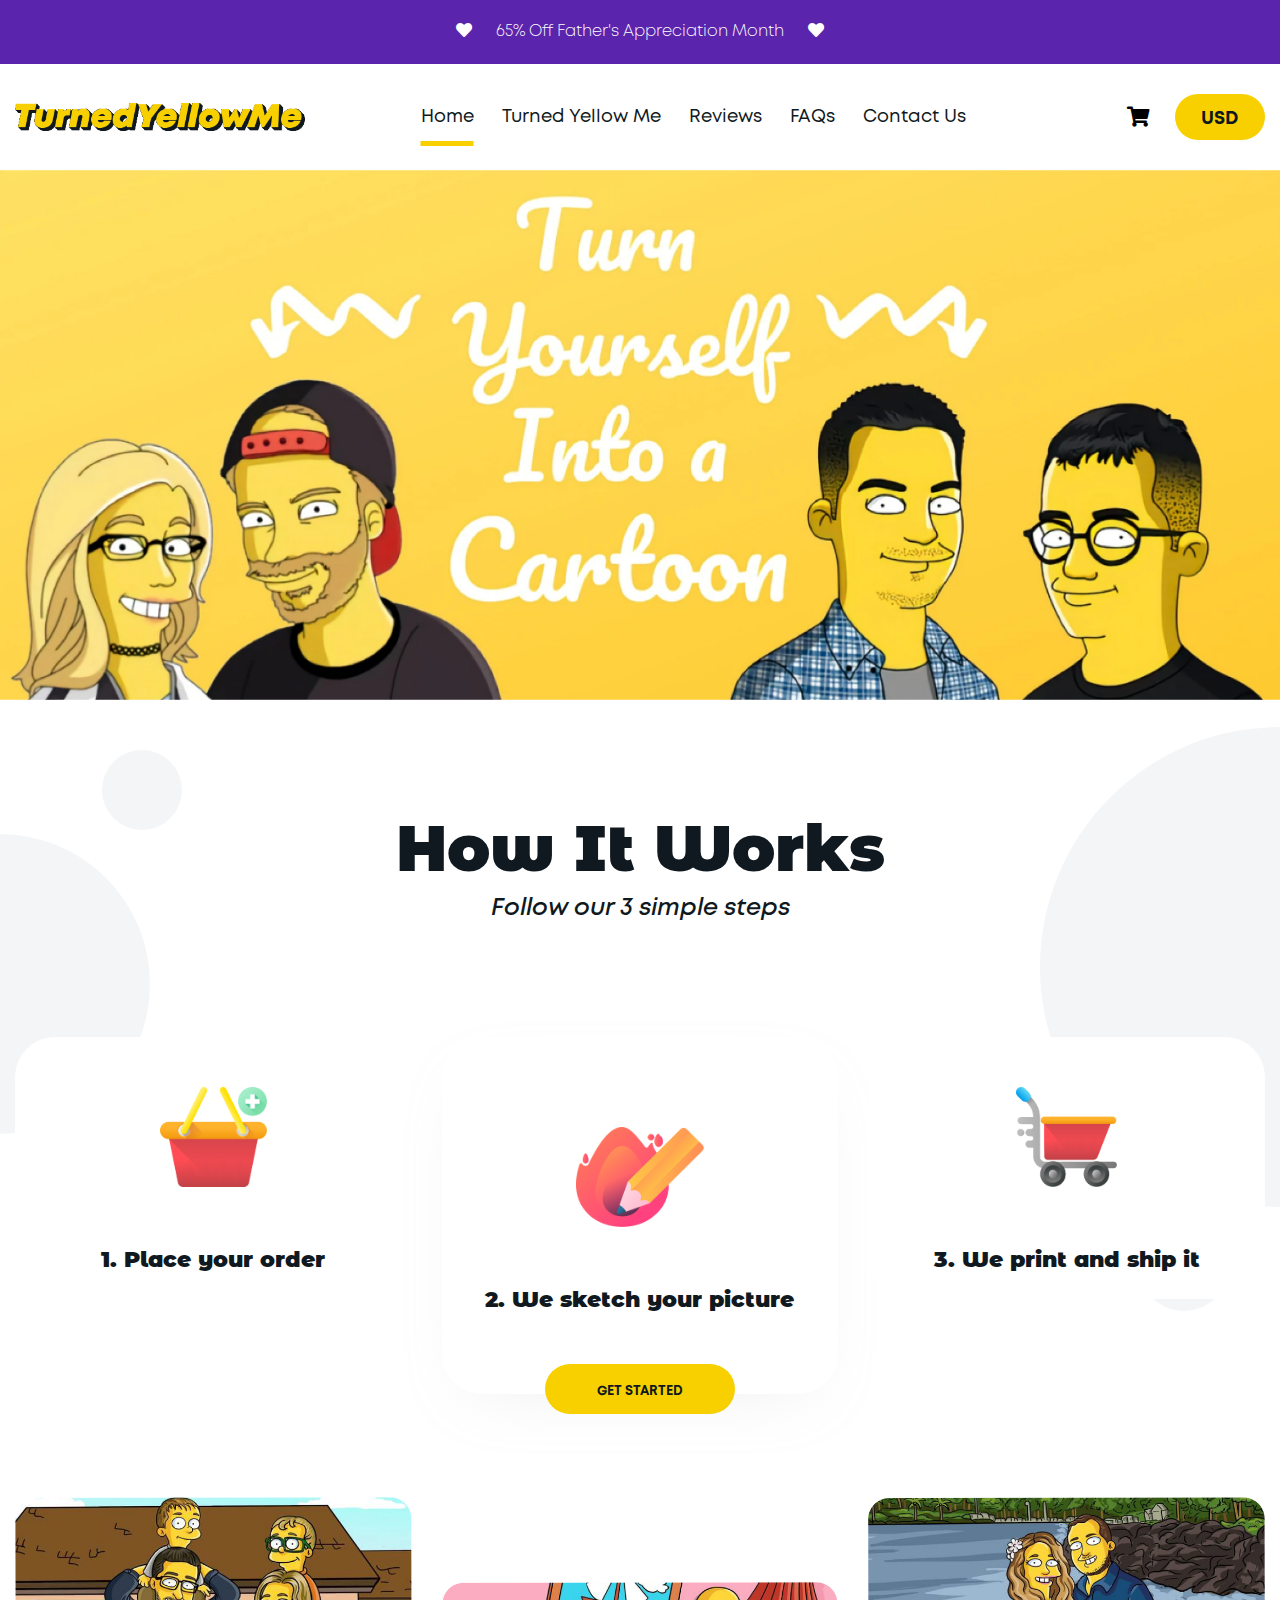
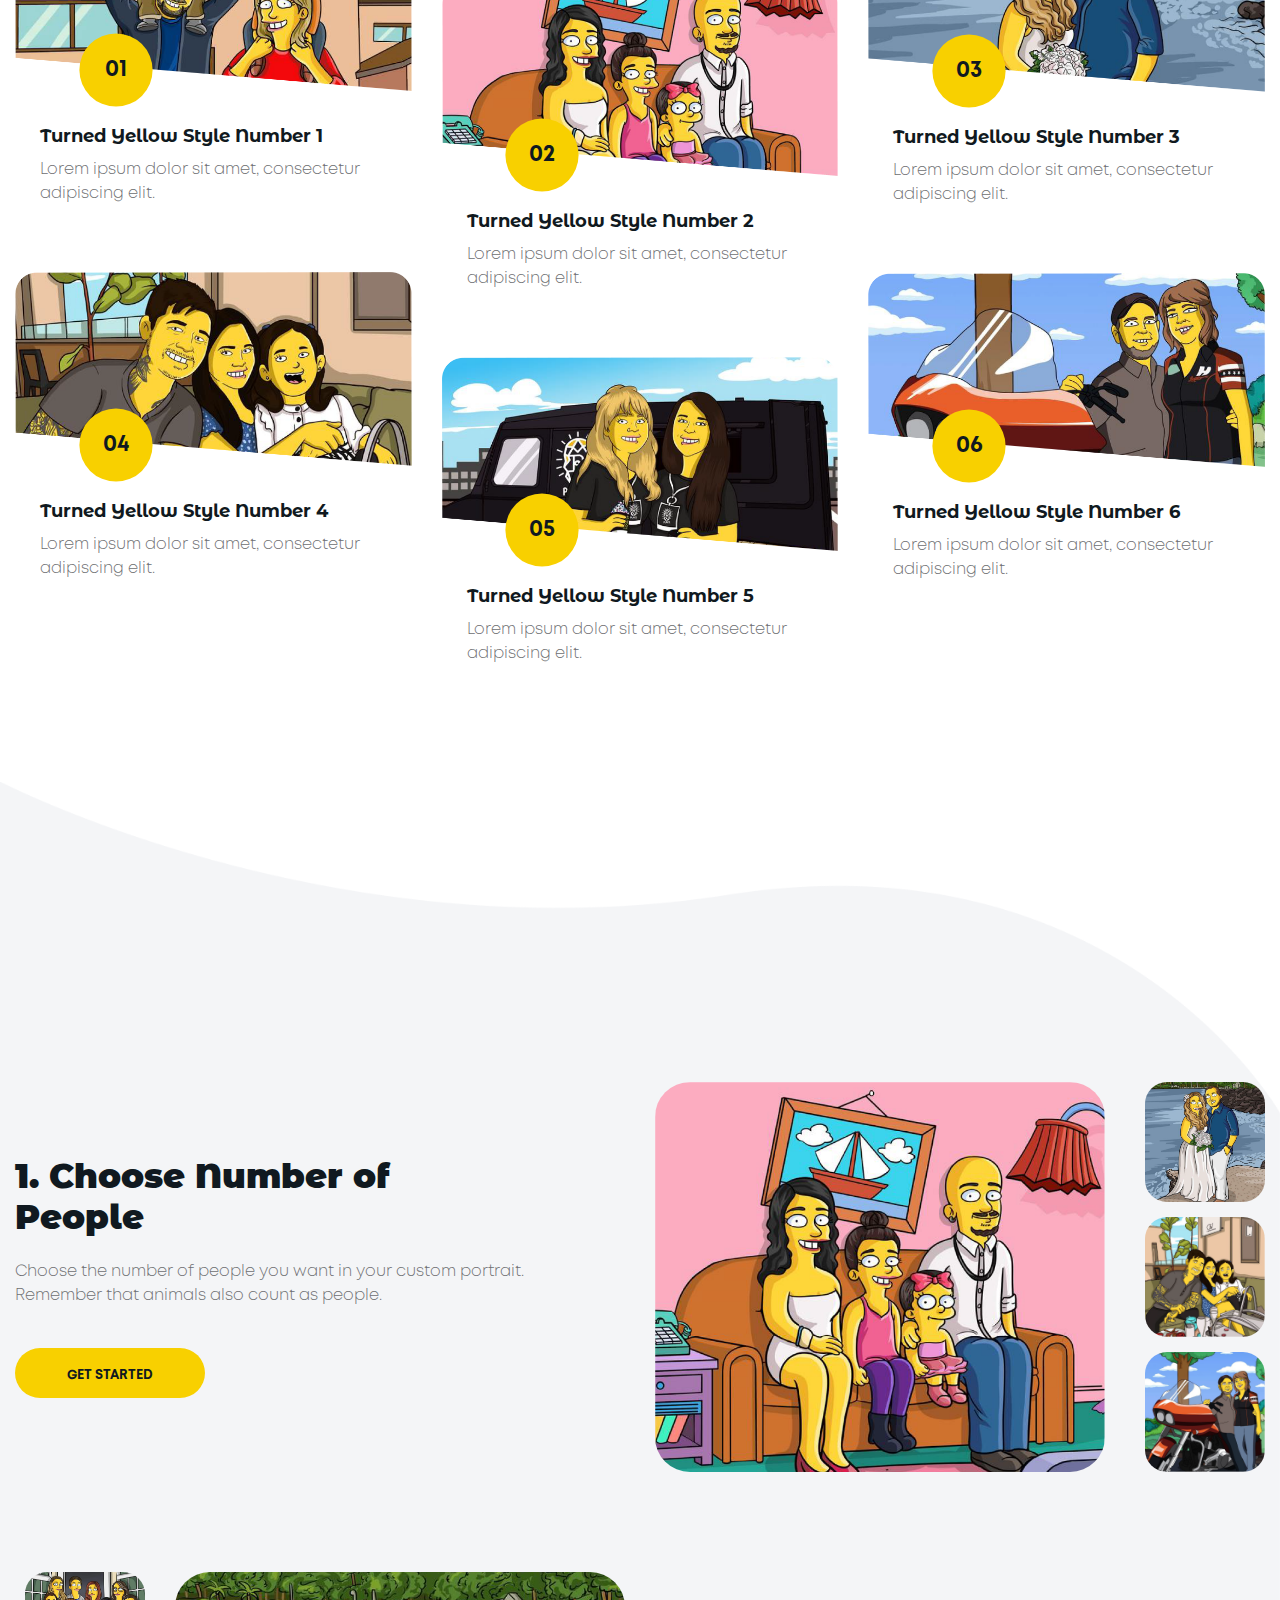
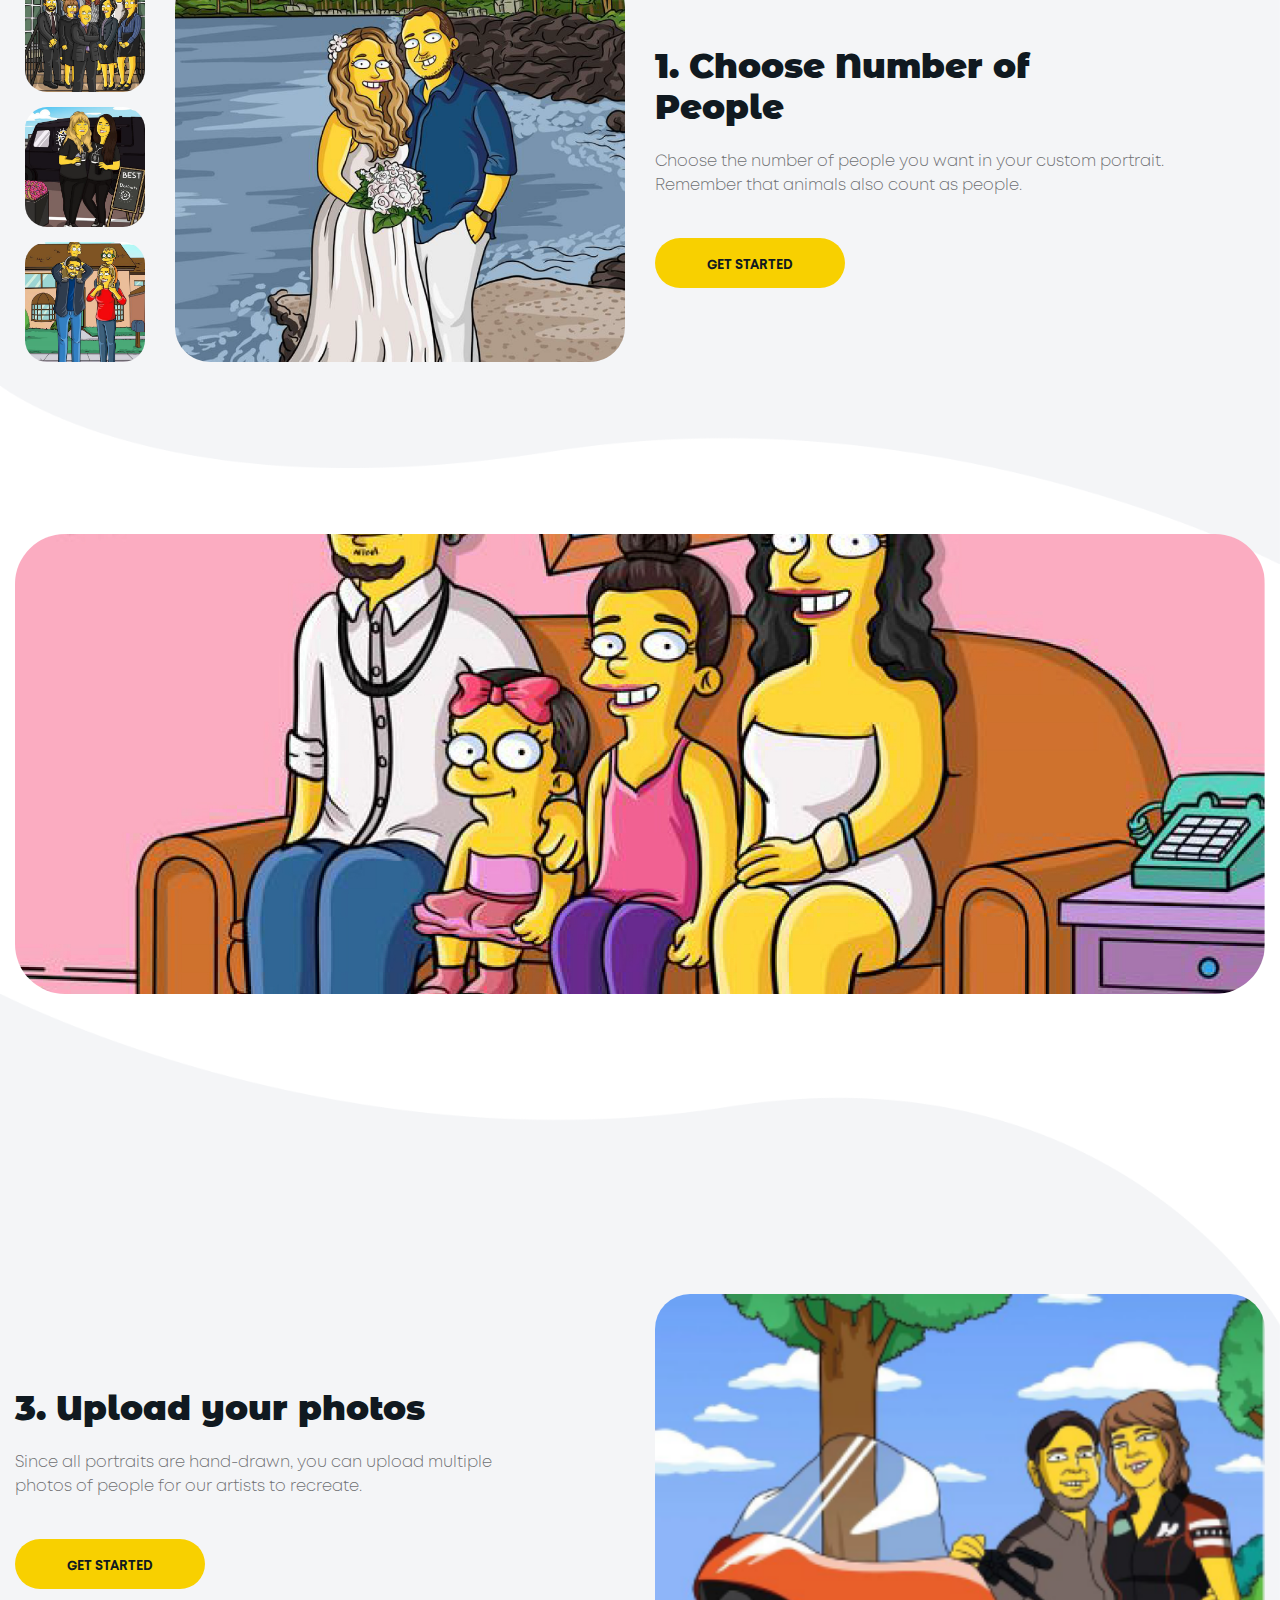
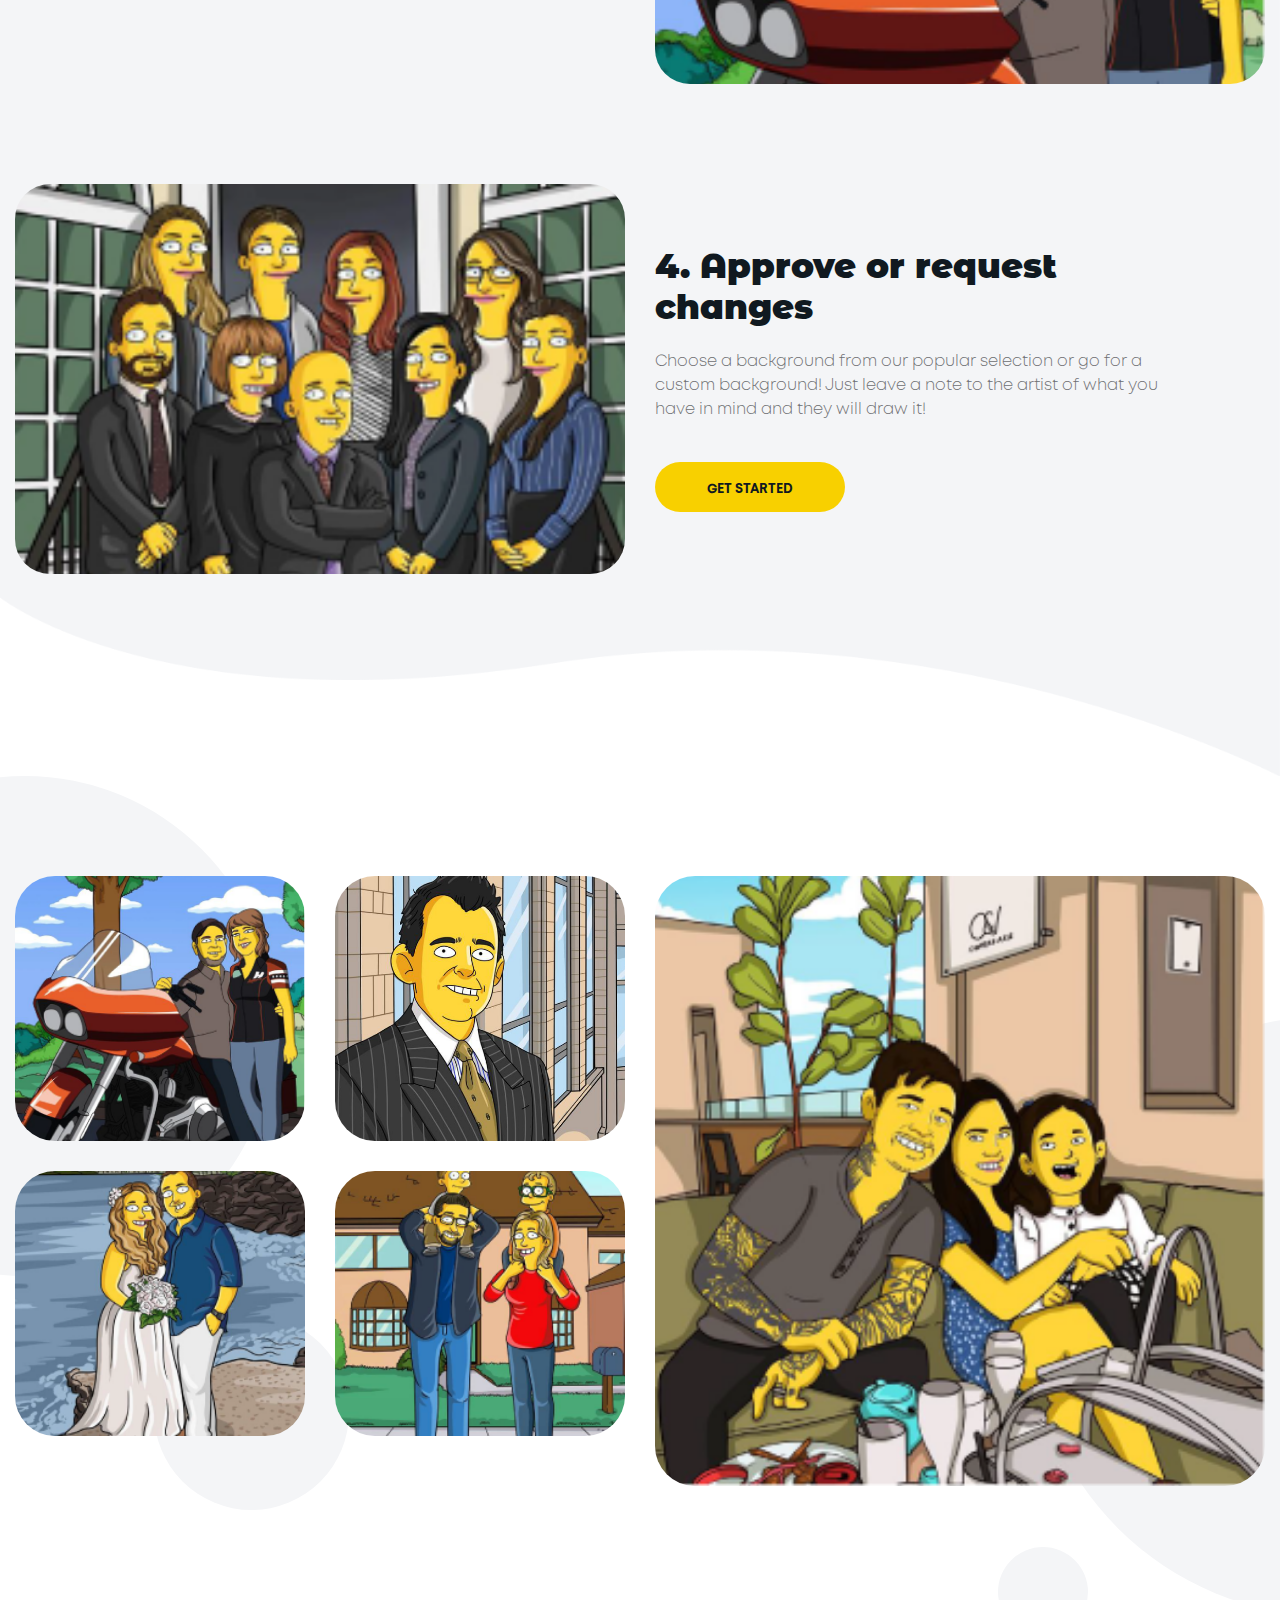
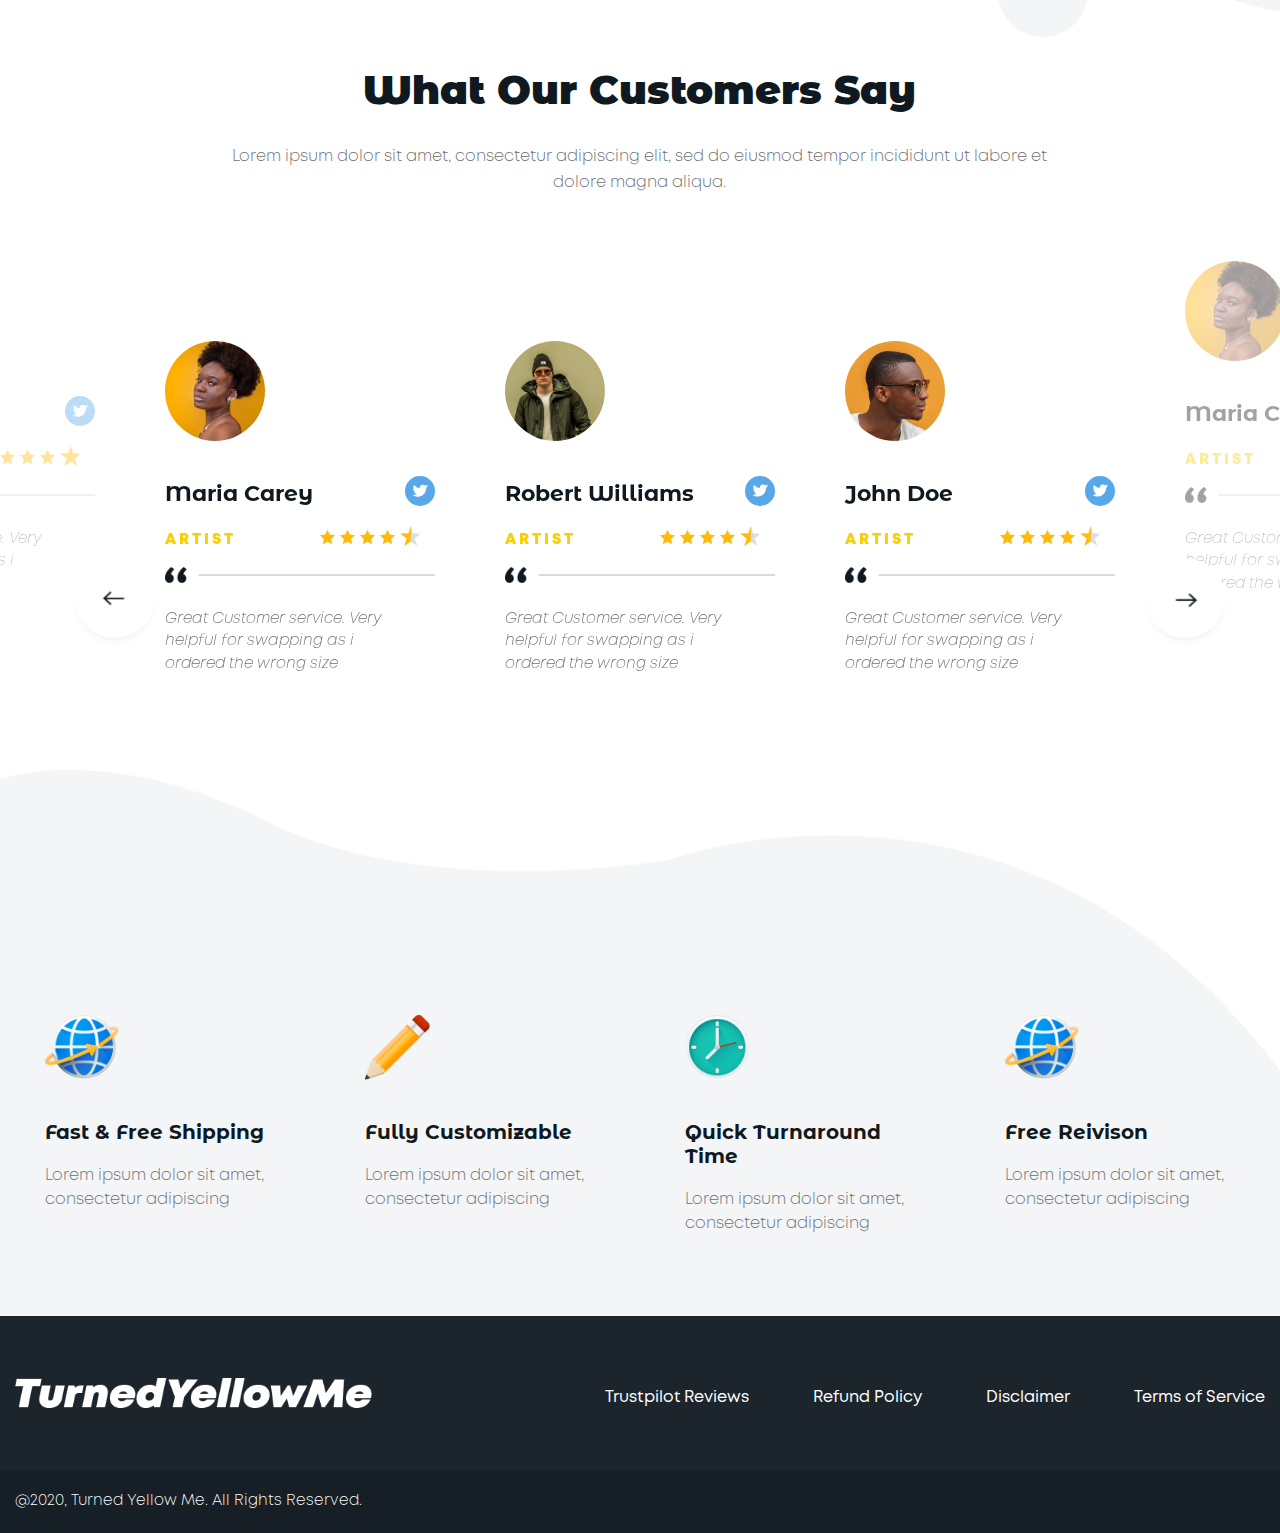
<file: index.html>
<!doctype html>
<html class="no-js" lang="">
    <head>
        <meta charset="utf-8">
        <meta http-equiv="x-ua-compatible" content="ie=edge">
        <title>Home</title>
        <meta name="description" content="">
        <meta name="viewport" content="width=device-width, initial-scale=1"> 
		<link rel="shortcut icon" type="image/x-icon" href="assets/img/favicon.jpg">
        <!-- Place favicon.ico in the root directory -->
        
		<!-- CSS here -->
        <link rel="stylesheet" href="assets/css/bootstrap.min.css">
        <link rel="stylesheet" href="assets/css/owl.carousel.min.css">  
        <link rel="stylesheet" href="assets/css/fontawesome.css"> 
        <link rel="stylesheet" href="assets/css/all.min.css">  
        <link rel="stylesheet" href="assets/css/slick.css"> 
        <link rel="stylesheet" href="assets/css/nice-select.css"> 
        <link rel="stylesheet" href="assets/css/nice-number.css"> 
        <link rel="stylesheet" href="assets/css/style.css">
        <link rel="stylesheet" href="assets/css/responsive.css">
    </head>
    <body>

        
        <!--preloader start-->
        <div id='preloader'>
            <div id='loader'></div>
            </div>
         <!--preloader end-->


        <!-- Header-area START -->
        <div class="Header-area">
            <div class="header-top">
                <div class="container">
                    <div class="row">
                        <div class="col-lg-12 text-center">
                            <p><span><i class="fas fa-heart"></i></span> 65% Off Father's Appreciation Month <span><i class="fas fa-heart"></i></span></p>
                        </div>
                    </div>
                </div>
            </div>
            <div class="header-main">
                <div class="container">
                    <div class="row align-items-center">
                        <div class="col-2 d-block d-lg-none">
                            <div class="menu-icon">
                                <div class="in-mobile"> 
                                    <a href="javascript:void(0)" class="humg-btn"><span></span></a> 
                                </div> 
                            </div>
                        </div>
                        <div class="col-lg-3 col-8">
                            <div class="logo-area">
                                <a href="index.html"><img src="assets/img/logo.png" alt=""></a>
                            </div>
                        </div>
                        <div class="col-lg-7 d-none d-lg-block text-center">
                            <div class="menu-area">
                                <nav>
                                    <ul>
                                        <li class="active"><a href="index.html">Home</a></li>
                                        <li><a href="#">Turned Yellow Me</a></li>
                                        <li><a href="#">Reviews</a></li>
                                        <li><a href="faq.html">FAQs</a></li>
                                        <li><a href="contact.html">Contact Us</a></li>
                                    </ul>
                                </nav>
                            </div>
                        </div>
                        <div class="col-lg-2 col-2 text-right">
                            <div class="header-action">
                                <ul>
                                    <li><a href="#"><i class="fas fa-shopping-cart"></i></a></li>
                                    <li>
                                        <select>
                                            <option>usd</option>
                                            <option>aud</option>
                                            <option>cud</option>
                                        </select>
                                    </li>
                                </ul>
                            </div>
                        </div>
                    </div>
                </div>
            </div>
        </div>
         <!-- mobile-menu -->
         <div class="mobile-menu">
            <a href="javascript:void(0)" class="humg-btn"><span></span></a>
            <a href="index.html" class="logo"><img src="assets/img/logo.png" alt=""></a>
            <nav>
                <ul>
                    <li class="active"><a href="index.html">Home</a></li>
                    <li><a href="#">Turned Yellow Me</a></li>
                    <li><a href="#">Reviews</a></li>
                    <li><a href="faq.html">FAQs</a></li>
                    <li><a href="contact.html">Contact Us</a></li>
                </ul>
            </nav> 
        </div> 
        <!-- Header-area END -->
         
 

        <!-- main START -->
        <main>

            <!-- Header-banner START -->
            <div class="hero-area">
                <img src="assets/img/home/header-banner/banner.jpg" alt="">
            </div>
            <!-- Header-banner END -->

            
            <!-- how-its-work area START -->
            <div class="how-its-work">
                <span class="snape-one"></span>
                <span class="snape-two"></span>
                <div class="container">

                    <!-- section-title -->
                    <div class="row" data-aos="fade-up">
                        <div class="col-lg-12 text-center">
                            <div class="section-title">
                                <h1>How It Works</h1> 
                                <p>Follow our 3 simple steps</p>
                            </div>
                        </div>
                    </div>

                    <!-- top-steps -->
                    <div class="top-steps"> 
                        <div class="t-first d-none d-md-block">
                            <div class="row">
                                <div class="col-md-4 text-center" data-aos="fade-up" data-aos-delay="100">
                                    <div class="works-blk">
                                        <img src="assets/img/home/how-its-work/icon.png" alt="">
                                        <h5>1. Place your order</h5>
                                        <a href="#" class="theme-btn">GET STARTED</a>
                                    </div>
                                </div>
                                <div class="col-md-4 text-center" data-aos="fade-up" data-aos-delay="400">
                                    <div class="works-blk active">
                                        <img src="assets/img/home/how-its-work/icon2.png" alt="">
                                        <h5>2. We sketch your picture</h5>
                                        <a href="#" class="theme-btn">GET STARTED</a>
                                    </div>
                                </div>
                                <div class="col-md-4 text-center" data-aos="fade-up" data-aos-delay="700">
                                    <div class="works-blk">
                                        <img src="assets/img/home/how-its-work/icon3.png" alt="">
                                        <h5>3. We print and ship it</h5>
                                        <a href="#" class="theme-btn">GET STARTED</a>
                                    </div>
                                </div>
                            </div>
                        </div>
                        <div class="row d-block d-md-none">
                            <div class="col-lg-12">
                                <div class="stp-slider owl-carousel">
                                    <div class="works-blk">
                                        <img src="assets/img/home/how-its-work/icon.png" alt="">
                                        <h5>1. Place your order</h5>
                                        <a href="#" class="theme-btn">GET STARTED</a>
                                    </div> 
                                    <div class="works-blk">
                                        <img src="assets/img/home/how-its-work/icon2.png" alt="">
                                        <h5>2. We sketch your picture</h5>
                                        <a href="#" class="theme-btn">GET STARTED</a>
                                    </div> 
                                    <div class="works-blk">
                                        <img src="assets/img/home/how-its-work/icon3.png" alt="">
                                        <h5>3. We print and ship it</h5>
                                        <a href="#" class="theme-btn">GET STARTED</a>
                                    </div> 
                                </div> 
                            </div>    
                        </div>
                    </div>

                    <!-- Bottom-steps -->
                    <div class="main-steps d-none d-md-block">
                        <div class="row">
                            <div class="col-lg-4">
                                <div class="row">
                                    <div class="col-lg-12 col-md-6" data-aos="fade-up" data-aos-delay="100">
                                        <div class="step-items">
                                            <div class="img sec">
                                                <img src="assets/img/home/how-its-work/d.png" alt="">
                                                <span>01</span>
                                            </div>
                                            <div class="step-desc">
                                                <h4>Turned Yellow Style Number 1</h4>
                                                <p>Lorem ipsum dolor sit amet, consectetur adipiscing elit.</p>
                                            </div>
                                        </div>
                                    </div>
                                    <div class="col-lg-12 col-md-6" data-aos="fade-up" data-aos-delay="400">
                                        <div class="step-items">
                                            <div class="img sec">
                                                <img src="assets/img/home/how-its-work/d4.png" alt="">
                                                <span>04</span>
                                            </div>
                                            <div class="step-desc">
                                                <h4>Turned Yellow Style Number 4</h4>
                                                <p>Lorem ipsum dolor sit amet, consectetur adipiscing elit.</p>
                                            </div>
                                        </div>
                                    </div>
                                </div>
                            </div>
                            <div class="col-lg-4 middle">
                                <div class="row">
                                    <div class="col-lg-12 col-md-6" data-aos="fade-up" data-aos-delay="700">
                                        <div class="step-items">
                                            <div class="img sec">
                                                <img src="assets/img/home/how-its-work/d2.png" alt="">
                                                <span>02</span>
                                            </div>
                                            <div class="step-desc">
                                                <h4>Turned Yellow Style Number 2</h4>
                                                <p>Lorem ipsum dolor sit amet, consectetur adipiscing elit.</p>
                                            </div>
                                        </div>
                                    </div>
                                    <div class="col-lg-12 col-md-6" data-aos="fade-up" data-aos-delay="1100">
                                        <div class="step-items">
                                            <div class="img sec">
                                                <img src="assets/img/home/how-its-work/d5.png" alt="">
                                                <span>05</span>
                                            </div>
                                            <div class="step-desc">
                                                <h4>Turned Yellow Style Number 5</h4>
                                                <p>Lorem ipsum dolor sit amet, consectetur adipiscing elit.</p>
                                            </div>
                                        </div>
                                    </div>
                                </div>
                            </div>
                            <div class="col-lg-4">
                                <div class="row">
                                    <div class="col-lg-12 col-md-6" data-aos="fade-up" data-aos-delay="1500">
                                        <div class="step-items">
                                            <div class="img sec">
                                                <img src="assets/img/home/how-its-work/d3.png" alt="">
                                                <span>03</span>
                                            </div>
                                            <div class="step-desc">
                                                <h4>Turned Yellow Style Number 3</h4>
                                                <p>Lorem ipsum dolor sit amet, consectetur adipiscing elit.</p>
                                            </div>
                                        </div>
                                    </div>
                                    <div class="col-lg-12 col-md-6" data-aos="fade-up" data-aos-delay="1800">
                                        <div class="step-items">
                                            <div class="img sec">
                                                <img src="assets/img/home/how-its-work/d6.png" alt="">
                                                <span>06</span>
                                            </div>
                                            <div class="step-desc">
                                                <h4>Turned Yellow Style Number 6</h4>
                                                <p>Lorem ipsum dolor sit amet, consectetur adipiscing elit.</p>
                                            </div>
                                        </div>
                                    </div>
                                </div>
                            </div>
                        </div> 
                    </div> 
                </div>
                
                    <!-- Bottom-steps in mobile -->
                <div class="main-steps"> 
                    <div class="container"><div class="row d-block d-md-none">
                        <div class="col-lg-12">
                            <div class="stp-slider owl-carousel">
                                <div class="step-items">
                                    <div class="img sec">
                                        <img src="assets/img/home/how-its-work/d.png" alt="">
                                        <span>01</span>
                                    </div>
                                    <div class="step-desc">
                                        <h4>Turned Yellow Style Number 1</h4>
                                        <p>Lorem ipsum dolor sit amet, consectetur adipiscing elit.</p>
                                    </div>
                                </div>
                                <div class="step-items">
                                    <div class="img sec">
                                        <img src="assets/img/home/how-its-work/d2.png" alt="">
                                        <span>02</span>
                                    </div>
                                    <div class="step-desc">
                                        <h4>Turned Yellow Style Number 2</h4>
                                        <p>Lorem ipsum dolor sit amet, consectetur adipiscing elit.</p>
                                    </div>
                                </div>
                                <div class="step-items">
                                    <div class="img sec">
                                        <img src="assets/img/home/how-its-work/d3.png" alt="">
                                        <span>03</span>
                                    </div>
                                    <div class="step-desc">
                                        <h4>Turned Yellow Style Number 3</h4>
                                        <p>Lorem ipsum dolor sit amet, consectetur adipiscing elit.</p>
                                    </div>
                                </div>
                                <div class="step-items">
                                    <div class="img sec">
                                        <img src="assets/img/home/how-its-work/d4.png" alt="">
                                        <span>04</span>
                                    </div>
                                    <div class="step-desc">
                                        <h4>Turned Yellow Style Number 4</h4>
                                        <p>Lorem ipsum dolor sit amet, consectetur adipiscing elit.</p>
                                    </div>
                                </div>
                                <div class="step-items">
                                    <div class="img sec">
                                        <img src="assets/img/home/how-its-work/d5.png" alt="">
                                        <span>05</span>
                                    </div>
                                    <div class="step-desc">
                                        <h4>Turned Yellow Style Number 5</h4>
                                        <p>Lorem ipsum dolor sit amet, consectetur adipiscing elit.</p>
                                    </div>
                                </div>
                                <div class="step-items">
                                    <div class="img sec">
                                        <img src="assets/img/home/how-its-work/d6.png" alt="">
                                        <span>06</span>
                                    </div>
                                    <div class="step-desc">
                                        <h4>Turned Yellow Style Number 6</h4>
                                        <p>Lorem ipsum dolor sit amet, consectetur adipiscing elit.</p>
                                    </div>
                                </div>
                            </div>
                        </div>
                    </div>
                    </div> 
                </div>
            </div>
            <!-- how-its-work area END -->


            <!-- gallery-area START -->
                    <!-- gallery-area -->
                    <div class="gallery-area"> 
                        <div class="container">

                            <!-- gallery -->
                            <div class="geller-blk"> 
                                <div class="row align-items-center">
                                    <div class="col-lg-6 d-none d-lg-block" data-aos="fade-up" data-aos-delay="100">
                                        <div class="gallery-wrp">
                                            <h3>1. Choose Number of People</h3>
                                            <p>Choose the number of people you want in your custom portrait. Remember that animals also count as people.</p>
                                            <a href="#" class="theme-btn">get STARTED</a>
                                        </div>
                                    </div>
                                    <div class="col-lg-6" data-aos="fade-up" data-aos-delay="600">
                                        <div class="gallery">
                                            <div class="row">
                                                <div class="col-lg-9">
                                                    <div class="big-img">
                                                        <img src="assets/img/home/img-gallery/g.png" alt="">
                                                    </div>
                                                </div>
                                                <div class="col-lg-3">
                                                    <div class="sm-imgs">
                                                        <div class="row">
                                                            <div class="col-lg-12 col-4">
                                                                <img src="assets/img/home/img-gallery/g1.1.png" alt="">
                                                            </div>
                                                            <div class="col-lg-12 col-4">
                                                                <img src="assets/img/home/img-gallery/g1.2.png" alt="">
                                                            </div>
                                                            <div class="col-lg-12 col-4">
                                                                <img class="bottom-img" src="assets/img/home/img-gallery/g1.3.png" alt="">
                                                            </div>
                                                        </div>
                                                    </div>
                                                </div>
                                            </div>
                                        </div>
                                    </div> 
                                    <div class="col-lg-6 d-block d-lg-none" data-aos="fade-up" data-aos-delay="100">
                                        <div class="gallery-wrp">
                                            <h3>1. Choose Number of People</h3>
                                            <p>Choose the number of people you want in your custom portrait. Remember that animals also count as people.</p>
                                            <a href="#" class="theme-btn">get STARTED</a>
                                        </div>
                                    </div>
                                </div>
                            </div>
                            <!-- gallery -->
                            <div class="geller-blk mt-225"> 
                                <div class="row align-items-center">
                                    <div class="col-lg-6" data-aos="fade-up" data-aos-delay="200">
                                        <div class="gallery">
                                            <div class="row"> 
                                                <div class="col-lg-3 d-none d-lg-block">
                                                    <div class="sm-imgs">
                                                        <div class="row">
                                                            <div class="col-lg-12 col-4">
                                                                <img src="assets/img/home/img-gallery/g2.1.png" alt="">
                                                            </div>
                                                            <div class="col-lg-12 col-4">
                                                                <img src="assets/img/home/img-gallery/g2.2.png" alt="">
                                                            </div>
                                                            <div class="col-lg-12 col-4">
                                                                <img class="bottom-img" src="assets/img/home/img-gallery/g2.3.png" alt="">
                                                            </div>
                                                        </div>
                                                    </div>
                                                </div>
                                                <div class="col-lg-9">
                                                    <div class="big-img">
                                                        <img src="assets/img/home/img-gallery/g2.png" alt="">
                                                    </div>
                                                </div>
                                                <div class="col-lg-3 d-block d-lg-none">
                                                    <div class="sm-imgs">
                                                        <div class="row">
                                                            <div class="col-lg-12 col-4">
                                                                <img src="assets/img/home/img-gallery/g2.1.png" alt="">
                                                            </div>
                                                            <div class="col-lg-12 col-4">
                                                                <img src="assets/img/home/img-gallery/g2.2.png" alt="">
                                                            </div>
                                                            <div class="col-lg-12 col-4">
                                                                <img class="bottom-img" src="assets/img/home/img-gallery/g2.3.png" alt="">
                                                            </div>
                                                        </div>
                                                    </div>
                                                </div>
                                            </div>
                                        </div>
                                    </div>
                                    <div class="col-lg-6" data-aos="fade-up" data-aos-delay="700">
                                        <div class="gallery-wrp">
                                            <h3>1. Choose Number of People</h3>
                                            <p>Choose the number of people you want in your custom portrait. Remember that animals also count as people.</p>
                                            <a href="#" class="theme-btn">get STARTED</a>
                                        </div>
                                    </div>
                                </div>
                            </div>


                        </div>
                    </div> 

                    <!-- Image-preview START -->
                    <div class="Image-preview">
                        <div class="container">
                            <div class="row">
                                <div class="col-lg-12">                
                                    <figure class="cd-image-container">
                                        <img src="assets/img/home/img-gallery/p2.jpg" alt="Original Image">
                                        <span class="cd-image-label" data-type="original">after</span>
                                
                                        <div class="cd-resize-img"> 
                                            <img src="assets/img/home/img-gallery/p.jpg" alt="Modified Image">
                                            <span class="cd-image-label" data-type="modified">before</span>
                                        </div>
                                
                                        <span class="cd-handle"><img src="assets/img/arrow-lr.png" alt=""></span>
                                    </figure>
                                </div>
                            </div>
                        </div>
                    </div> 
                    <!-- Image-preview END -->

                    <!-- gallery-area -->
                    <div class="gallery-area gtwo"> 
                        <div class="container">

                            <!-- gallery -->
                            <div class="geller-blk"> 
                                <div class="row align-items-center">
                                    <div class="col-lg-6 d-none d-lg-block" data-aos="fade-up" data-aos-delay="200">
                                        <div class="gallery-wrp">
                                            <h3>3. Upload your photos</h3>
                                            <p>Since all portraits are hand-drawn, you can upload multiple photos of people for our artists to recreate.</p>
                                            <a href="#" class="theme-btn">get STARTED</a>
                                        </div>
                                    </div>
                                    <div class="col-lg-6" data-aos="fade-up" data-aos-delay="700">
                                        <div class="gallery">
                                            <div class="big-img">
                                                <img src="assets/img/home/img-gallery/g1.3.png" alt="">
                                            </div>
                                        </div>
                                    </div>
                                    <div class="col-lg-6 d-block d-lg-none" data-aos="fade-up" data-aos-delay="200">
                                        <div class="gallery-wrp">
                                            <h3>3. Upload your photos</h3>
                                            <p>Since all portraits are hand-drawn, you can upload multiple photos of people for our artists to recreate.</p>
                                            <a href="#" class="theme-btn">get STARTED</a>
                                        </div>
                                    </div>
                                </div>
                            </div>
                            <!-- gallery -->
                            <div class="geller-blk mt-225"> 
                                <div class="row align-items-center">
                                    <div class="col-lg-6" data-aos="fade-up" data-aos-delay="200">
                                        <div class="gallery">
                                            <div class="big-img">
                                                <img src="assets/img/home/img-gallery/g2.1.png" alt="">
                                            </div>
                                        </div>
                                    </div>
                                    <div class="col-lg-6" data-aos="fade-up" data-aos-delay="700">
                                        <div class="gallery-wrp">
                                            <h3>4. Approve or request changes</h3>
                                            <p>Choose a background from our popular selection or go for a custom background! Just leave a note to the artist of what you have in mind and they will draw it!</p>
                                            <a href="#" class="theme-btn">get STARTED</a>
                                        </div>
                                    </div>
                                </div>
                            </div>


                        </div>
                    </div>

                    <!-- bottom-gallery START -->
                    <div class="bottom-gallery"> 
                        <span class="snape-one"></span>
                        <span class="snape-two"></span>
                        <div class="container">
                            <div class="row">
                                <div class="col-lg-6">
                                    <div class="row">
                                        <div class="col-lg-6 col-md-6 m-b" data-aos="fade-up" data-aos-delay="200">
                                            <img src="assets/img/home/img-gallery/g1.3.png" alt="">
                                        </div>
                                        <div class="col-lg-6 col-md-6" data-aos="fade-up" data-aos-delay="500">
                                            <img src="assets/img/home/img-gallery/g3.png" alt="">
                                        </div>
                                        <div class="col-lg-6 mt-30 d-block d-lg-none middle" data-aos="fade-up" data-aos-delay="800">
                                            <img src="assets/img/home/img-gallery/g1.1.png" alt="">
                                        </div>
                                        <div class="col-lg-6 mt-30 col-md-6" data-aos="fade-up" data-aos-delay="800">
                                            <img src="assets/img/home/img-gallery/g1.1.png" alt="">
                                        </div>
                                        <div class="col-lg-6 mt-30 col-md-6" data-aos="fade-up" data-aos-delay="1200">
                                            <img src="assets/img/home/img-gallery/g2.3.png" alt="">
                                        </div>
                                    </div>
                                </div>
                                <div class="col-lg-6 d-none d-lg-block" data-aos="fade-up" data-aos-delay="500"> 
                                    <img class="full-img" src="assets/img/home/img-gallery/g1.2.png" alt=""> 
                                </div>
                            </div>
                        </div>
                    </div>  
            <!-- gallery-area END -->

            
            <!-- testimonail-area START -->
            <div class="testimonail-area">
                <div class="container">

                    <!-- section-title -->
                    <div class="row">
                        <div class="col-lg-8 offset-lg-2 col-md-8 offset-md-2 text-center">
                            <div class="section-title">
                                <h1>What Our Customers Say</h1> 
                                <span>Lorem ipsum dolor sit amet, consectetur adipiscing elit, sed do eiusmod tempor incididunt ut labore et dolore magna aliqua.</span>
                            </div>
                        </div>
                    </div> 
                    <!-- slider -->
                    <div class="row">
                        <div class="col-lg-12"> 
                            <div class="testimonial-slider slider-active">
                                <div class="slider-item">
                                    <img src="assets/img/home/testimonial/client.png" alt="">
                                    <h4>Maria Carey <span><i class="fab fa-twitter"></i></span></h4>
                                    <h5><b>ARTIST</b>
                                        <ul>
                                            <li>
<svg xmlns="http://www.w3.org/2000/svg" width="24" height="24" viewBox="0 0 24 24"><path d="M12 .587l3.668 7.568 8.332 1.151-6.064 5.828 1.48 8.279-7.416-3.967-7.417 3.967 1.481-8.279-6.064-5.828 8.332-1.151z"/></svg></li>
                                            <li>
<svg xmlns="http://www.w3.org/2000/svg" width="24" height="24" viewBox="0 0 24 24"><path d="M12 .587l3.668 7.568 8.332 1.151-6.064 5.828 1.48 8.279-7.416-3.967-7.417 3.967 1.481-8.279-6.064-5.828 8.332-1.151z"/></svg></li>
                                            <li>
<svg xmlns="http://www.w3.org/2000/svg" width="24" height="24" viewBox="0 0 24 24"><path d="M12 .587l3.668 7.568 8.332 1.151-6.064 5.828 1.48 8.279-7.416-3.967-7.417 3.967 1.481-8.279-6.064-5.828 8.332-1.151z"/></svg></li>
                                            <li>
<svg xmlns="http://www.w3.org/2000/svg" width="24" height="24" viewBox="0 0 24 24"><path d="M12 .587l3.668 7.568 8.332 1.151-6.064 5.828 1.48 8.279-7.416-3.967-7.417 3.967 1.481-8.279-6.064-5.828 8.332-1.151z"/></svg></li>
                                            <li class="last-icon">
                                                <?xml version="1.0" encoding="UTF-8" standalone="no"?>
                                                <svg
                                                   xmlns:dc="http://purl.org/dc/elements/1.1/"
                                                   xmlns:cc="http://creativecommons.org/ns#"
                                                   xmlns:rdf="http://www.w3.org/1999/02/22-rdf-syntax-ns#"
                                                   xmlns:svg="http://www.w3.org/2000/svg"
                                                   xmlns="http://www.w3.org/2000/svg"
                                                   id="svg838"
                                                   version="1.1" >
                                                  <metadata
                                                     id="metadata844">
                                                    <rdf:RDF>
                                                      <cc:Work
                                                         rdf:about="">
                                                        <dc:format>image/svg+xml</dc:format>
                                                        <dc:type
                                                           rdf:resource="http://purl.org/dc/dcmitype/StillImage" />
                                                        <dc:title></dc:title>
                                                      </cc:Work>
                                                    </rdf:RDF>
                                                  </metadata>
                                                  <defs
                                                     id="defs842" />
                                                  <path
                                                     id="path836"
                                                     fill="#808080"
                                                     d="M54,5 86,105 1,43H107L22,105" />
                                                  <path
                                                     id="path5095"
                                                     d="M 22.311793,104.29195 C 23.134178,102.13045 34.127272,67.235826 34.033591,67.084245 33.962526,66.96926 26.59302,61.542499 17.656914,55.024775 L 1.4094448,43.174368 l 20.2670882,-0.061 20.267088,-0.061 5.925073,-18.583072 C 51.127483,14.248607 53.858762,5.8082288 53.938205,5.7128998 l 0.07292,75.8131522 -15.805299,11.528606 c -8.692915,6.340736 -15.850203,11.528612 -15.905084,11.528612 -0.05488,0 -0.04991,-0.13109 0.01105,-0.29132 z"
                                                     style="color:#000000;clip-rule:nonzero;display:inline;overflow:visible;visibility:visible;opacity:1;isolation:auto;mix-blend-mode:normal;color-interpolation:sRGB;color-interpolation-filters:linearRGB;solid-color:#000000;solid-opacity:1;fill:#FFBB0B;fill-opacity:1;fill-rule:evenodd;stroke:none;stroke-width:0.69915253;stroke-linecap:round;stroke-linejoin:round;stroke-miterlimit:4;stroke-dasharray:none;stroke-dashoffset:0;stroke-opacity:1;color-rendering:auto;image-rendering:auto;shape-rendering:auto;text-rendering:auto;enable-background:accumulate" />
                                                </svg>
                                            </li>
                                        </ul>
                                    </h5>
                                    <img class="snape" src="assets/img/home/testimonial/snape.png" alt="">
                                    <p>Great Customer service. Very helpful for swapping as i ordered the wrong size</p>
                                </div>
                                <div class="slider-item">
                                    <img src="assets/img/home/testimonial/client2.png" alt="">
                                    <h4>Robert Williams <span><i class="fab fa-twitter"></i></span></h4>
                                    <h5><b>ARTIST</b>
                                        <ul>
                                            <li>
<svg xmlns="http://www.w3.org/2000/svg" width="24" height="24" viewBox="0 0 24 24"><path d="M12 .587l3.668 7.568 8.332 1.151-6.064 5.828 1.48 8.279-7.416-3.967-7.417 3.967 1.481-8.279-6.064-5.828 8.332-1.151z"/></svg></li>
                                            <li>
<svg xmlns="http://www.w3.org/2000/svg" width="24" height="24" viewBox="0 0 24 24"><path d="M12 .587l3.668 7.568 8.332 1.151-6.064 5.828 1.48 8.279-7.416-3.967-7.417 3.967 1.481-8.279-6.064-5.828 8.332-1.151z"/></svg></li>
                                            <li>
<svg xmlns="http://www.w3.org/2000/svg" width="24" height="24" viewBox="0 0 24 24"><path d="M12 .587l3.668 7.568 8.332 1.151-6.064 5.828 1.48 8.279-7.416-3.967-7.417 3.967 1.481-8.279-6.064-5.828 8.332-1.151z"/></svg></li>
                                            <li>
<svg xmlns="http://www.w3.org/2000/svg" width="24" height="24" viewBox="0 0 24 24"><path d="M12 .587l3.668 7.568 8.332 1.151-6.064 5.828 1.48 8.279-7.416-3.967-7.417 3.967 1.481-8.279-6.064-5.828 8.332-1.151z"/></svg></li>
                                            <li class="last-icon">
                                                <?xml version="1.0" encoding="UTF-8" standalone="no"?>
                                                <svg
                                                   xmlns:dc="http://purl.org/dc/elements/1.1/"
                                                   xmlns:cc="http://creativecommons.org/ns#"
                                                   xmlns:rdf="http://www.w3.org/1999/02/22-rdf-syntax-ns#"
                                                   xmlns:svg="http://www.w3.org/2000/svg"
                                                   xmlns="http://www.w3.org/2000/svg"
                                                   id="svg838"
                                                   version="1.1" >
                                                  <metadata
                                                     id="metadata844">
                                                    <rdf:RDF>
                                                      <cc:Work
                                                         rdf:about="">
                                                        <dc:format>image/svg+xml</dc:format>
                                                        <dc:type
                                                           rdf:resource="http://purl.org/dc/dcmitype/StillImage" />
                                                        <dc:title></dc:title>
                                                      </cc:Work>
                                                    </rdf:RDF>
                                                  </metadata>
                                                  <defs
                                                     id="defs842" />
                                                  <path
                                                     id="path836"
                                                     fill="#808080"
                                                     d="M54,5 86,105 1,43H107L22,105" />
                                                  <path
                                                     id="path5095"
                                                     d="M 22.311793,104.29195 C 23.134178,102.13045 34.127272,67.235826 34.033591,67.084245 33.962526,66.96926 26.59302,61.542499 17.656914,55.024775 L 1.4094448,43.174368 l 20.2670882,-0.061 20.267088,-0.061 5.925073,-18.583072 C 51.127483,14.248607 53.858762,5.8082288 53.938205,5.7128998 l 0.07292,75.8131522 -15.805299,11.528606 c -8.692915,6.340736 -15.850203,11.528612 -15.905084,11.528612 -0.05488,0 -0.04991,-0.13109 0.01105,-0.29132 z"
                                                     style="color:#000000;clip-rule:nonzero;display:inline;overflow:visible;visibility:visible;opacity:1;isolation:auto;mix-blend-mode:normal;color-interpolation:sRGB;color-interpolation-filters:linearRGB;solid-color:#000000;solid-opacity:1;fill:#FFBB0B;fill-opacity:1;fill-rule:evenodd;stroke:none;stroke-width:0.69915253;stroke-linecap:round;stroke-linejoin:round;stroke-miterlimit:4;stroke-dasharray:none;stroke-dashoffset:0;stroke-opacity:1;color-rendering:auto;image-rendering:auto;shape-rendering:auto;text-rendering:auto;enable-background:accumulate" />
                                                </svg>
                                            </li>
                                        </ul>
                                    </h5>
                                    <img class="snape" src="assets/img/home/testimonial/snape.png" alt="">
                                    <p>Great Customer service. Very helpful for swapping as i ordered the wrong size</p>
                                </div>
                                <div class="slider-item">
                                    <img src="assets/img/home/testimonial/client3.png" alt="">
                                    <h4>John Doe <span><i class="fab fa-twitter"></i></span></h4>
                                    <h5><b>ARTIST</b>
                                        <ul>
                                            <li>
<svg xmlns="http://www.w3.org/2000/svg" width="24" height="24" viewBox="0 0 24 24"><path d="M12 .587l3.668 7.568 8.332 1.151-6.064 5.828 1.48 8.279-7.416-3.967-7.417 3.967 1.481-8.279-6.064-5.828 8.332-1.151z"/></svg></li>
                                            <li>
<svg xmlns="http://www.w3.org/2000/svg" width="24" height="24" viewBox="0 0 24 24"><path d="M12 .587l3.668 7.568 8.332 1.151-6.064 5.828 1.48 8.279-7.416-3.967-7.417 3.967 1.481-8.279-6.064-5.828 8.332-1.151z"/></svg></li>
                                            <li>
<svg xmlns="http://www.w3.org/2000/svg" width="24" height="24" viewBox="0 0 24 24"><path d="M12 .587l3.668 7.568 8.332 1.151-6.064 5.828 1.48 8.279-7.416-3.967-7.417 3.967 1.481-8.279-6.064-5.828 8.332-1.151z"/></svg></li>
                                            <li>
<svg xmlns="http://www.w3.org/2000/svg" width="24" height="24" viewBox="0 0 24 24"><path d="M12 .587l3.668 7.568 8.332 1.151-6.064 5.828 1.48 8.279-7.416-3.967-7.417 3.967 1.481-8.279-6.064-5.828 8.332-1.151z"/></svg></li>
                                            <li class="last-icon">
                                                <?xml version="1.0" encoding="UTF-8" standalone="no"?>
                                                <svg
                                                   xmlns:dc="http://purl.org/dc/elements/1.1/"
                                                   xmlns:cc="http://creativecommons.org/ns#"
                                                   xmlns:rdf="http://www.w3.org/1999/02/22-rdf-syntax-ns#"
                                                   xmlns:svg="http://www.w3.org/2000/svg"
                                                   xmlns="http://www.w3.org/2000/svg"
                                                   id="svg838"
                                                   version="1.1" >
                                                  <metadata
                                                     id="metadata844">
                                                    <rdf:RDF>
                                                      <cc:Work
                                                         rdf:about="">
                                                        <dc:format>image/svg+xml</dc:format>
                                                        <dc:type
                                                           rdf:resource="http://purl.org/dc/dcmitype/StillImage" />
                                                        <dc:title></dc:title>
                                                      </cc:Work>
                                                    </rdf:RDF>
                                                  </metadata>
                                                  <defs
                                                     id="defs842" />
                                                  <path
                                                     id="path836"
                                                     fill="#808080"
                                                     d="M54,5 86,105 1,43H107L22,105" />
                                                  <path
                                                     id="path5095"
                                                     d="M 22.311793,104.29195 C 23.134178,102.13045 34.127272,67.235826 34.033591,67.084245 33.962526,66.96926 26.59302,61.542499 17.656914,55.024775 L 1.4094448,43.174368 l 20.2670882,-0.061 20.267088,-0.061 5.925073,-18.583072 C 51.127483,14.248607 53.858762,5.8082288 53.938205,5.7128998 l 0.07292,75.8131522 -15.805299,11.528606 c -8.692915,6.340736 -15.850203,11.528612 -15.905084,11.528612 -0.05488,0 -0.04991,-0.13109 0.01105,-0.29132 z"
                                                     style="color:#000000;clip-rule:nonzero;display:inline;overflow:visible;visibility:visible;opacity:1;isolation:auto;mix-blend-mode:normal;color-interpolation:sRGB;color-interpolation-filters:linearRGB;solid-color:#000000;solid-opacity:1;fill:#FFBB0B;fill-opacity:1;fill-rule:evenodd;stroke:none;stroke-width:0.69915253;stroke-linecap:round;stroke-linejoin:round;stroke-miterlimit:4;stroke-dasharray:none;stroke-dashoffset:0;stroke-opacity:1;color-rendering:auto;image-rendering:auto;shape-rendering:auto;text-rendering:auto;enable-background:accumulate" />
                                                </svg>
                                            </li>
                                        </ul>
                                    </h5>
                                    <img class="snape" src="assets/img/home/testimonial/snape.png" alt="">
                                    <p>Great Customer service. Very helpful for swapping as i ordered the wrong size</p>
                                </div>
                                <div class="slider-item">
                                    <img src="assets/img/home/testimonial/client.png" alt="">
                                    <h4>Maria Carey <span><i class="fab fa-twitter"></i></span></h4>
                                    <h5><b>ARTIST</b>
                                        <ul>
                                            <li>
<svg xmlns="http://www.w3.org/2000/svg" width="24" height="24" viewBox="0 0 24 24"><path d="M12 .587l3.668 7.568 8.332 1.151-6.064 5.828 1.48 8.279-7.416-3.967-7.417 3.967 1.481-8.279-6.064-5.828 8.332-1.151z"/></svg></li>
                                            <li>
<svg xmlns="http://www.w3.org/2000/svg" width="24" height="24" viewBox="0 0 24 24"><path d="M12 .587l3.668 7.568 8.332 1.151-6.064 5.828 1.48 8.279-7.416-3.967-7.417 3.967 1.481-8.279-6.064-5.828 8.332-1.151z"/></svg></li>
                                            <li>
<svg xmlns="http://www.w3.org/2000/svg" width="24" height="24" viewBox="0 0 24 24"><path d="M12 .587l3.668 7.568 8.332 1.151-6.064 5.828 1.48 8.279-7.416-3.967-7.417 3.967 1.481-8.279-6.064-5.828 8.332-1.151z"/></svg></li>
                                            <li>
<svg xmlns="http://www.w3.org/2000/svg" width="24" height="24" viewBox="0 0 24 24"><path d="M12 .587l3.668 7.568 8.332 1.151-6.064 5.828 1.48 8.279-7.416-3.967-7.417 3.967 1.481-8.279-6.064-5.828 8.332-1.151z"/></svg></li>
                                            <li class="last-icon">
                                                <?xml version="1.0" encoding="UTF-8" standalone="no"?>
                                                <svg
                                                   xmlns:dc="http://purl.org/dc/elements/1.1/"
                                                   xmlns:cc="http://creativecommons.org/ns#"
                                                   xmlns:rdf="http://www.w3.org/1999/02/22-rdf-syntax-ns#"
                                                   xmlns:svg="http://www.w3.org/2000/svg"
                                                   xmlns="http://www.w3.org/2000/svg"
                                                   id="svg838"
                                                   version="1.1" >
                                                  <metadata
                                                     id="metadata844">
                                                    <rdf:RDF>
                                                      <cc:Work
                                                         rdf:about="">
                                                        <dc:format>image/svg+xml</dc:format>
                                                        <dc:type
                                                           rdf:resource="http://purl.org/dc/dcmitype/StillImage" />
                                                        <dc:title></dc:title>
                                                      </cc:Work>
                                                    </rdf:RDF>
                                                  </metadata>
                                                  <defs
                                                     id="defs842" />
                                                  <path
                                                     id="path836"
                                                     fill="#808080"
                                                     d="M54,5 86,105 1,43H107L22,105" />
                                                  <path
                                                     id="path5095"
                                                     d="M 22.311793,104.29195 C 23.134178,102.13045 34.127272,67.235826 34.033591,67.084245 33.962526,66.96926 26.59302,61.542499 17.656914,55.024775 L 1.4094448,43.174368 l 20.2670882,-0.061 20.267088,-0.061 5.925073,-18.583072 C 51.127483,14.248607 53.858762,5.8082288 53.938205,5.7128998 l 0.07292,75.8131522 -15.805299,11.528606 c -8.692915,6.340736 -15.850203,11.528612 -15.905084,11.528612 -0.05488,0 -0.04991,-0.13109 0.01105,-0.29132 z"
                                                     style="color:#000000;clip-rule:nonzero;display:inline;overflow:visible;visibility:visible;opacity:1;isolation:auto;mix-blend-mode:normal;color-interpolation:sRGB;color-interpolation-filters:linearRGB;solid-color:#000000;solid-opacity:1;fill:#FFBB0B;fill-opacity:1;fill-rule:evenodd;stroke:none;stroke-width:0.69915253;stroke-linecap:round;stroke-linejoin:round;stroke-miterlimit:4;stroke-dasharray:none;stroke-dashoffset:0;stroke-opacity:1;color-rendering:auto;image-rendering:auto;shape-rendering:auto;text-rendering:auto;enable-background:accumulate" />
                                                </svg>
                                            </li>
                                        </ul>
                                    </h5>
                                    <img class="snape" src="assets/img/home/testimonial/snape.png" alt="">
                                    <p>Great Customer service. Very helpful for swapping as i ordered the wrong size</p>
                                </div>
                                <div class="slider-item">
                                    <img src="assets/img/home/testimonial/client2.png" alt="">
                                    <h4>Robert Williams <span><i class="fab fa-twitter"></i></span></h4>
                                    <h5><b>ARTIST</b>
                                        <ul>
                                            <li>
<svg xmlns="http://www.w3.org/2000/svg" width="24" height="24" viewBox="0 0 24 24"><path d="M12 .587l3.668 7.568 8.332 1.151-6.064 5.828 1.48 8.279-7.416-3.967-7.417 3.967 1.481-8.279-6.064-5.828 8.332-1.151z"/></svg></li>
                                            <li>
<svg xmlns="http://www.w3.org/2000/svg" width="24" height="24" viewBox="0 0 24 24"><path d="M12 .587l3.668 7.568 8.332 1.151-6.064 5.828 1.48 8.279-7.416-3.967-7.417 3.967 1.481-8.279-6.064-5.828 8.332-1.151z"/></svg></li>
                                            <li>
<svg xmlns="http://www.w3.org/2000/svg" width="24" height="24" viewBox="0 0 24 24"><path d="M12 .587l3.668 7.568 8.332 1.151-6.064 5.828 1.48 8.279-7.416-3.967-7.417 3.967 1.481-8.279-6.064-5.828 8.332-1.151z"/></svg></li>
                                            <li>
<svg xmlns="http://www.w3.org/2000/svg" width="24" height="24" viewBox="0 0 24 24"><path d="M12 .587l3.668 7.568 8.332 1.151-6.064 5.828 1.48 8.279-7.416-3.967-7.417 3.967 1.481-8.279-6.064-5.828 8.332-1.151z"/></svg></li>
                                            <li class="last-icon">
                                                <?xml version="1.0" encoding="UTF-8" standalone="no"?>
                                                <svg
                                                   xmlns:dc="http://purl.org/dc/elements/1.1/"
                                                   xmlns:cc="http://creativecommons.org/ns#"
                                                   xmlns:rdf="http://www.w3.org/1999/02/22-rdf-syntax-ns#"
                                                   xmlns:svg="http://www.w3.org/2000/svg"
                                                   xmlns="http://www.w3.org/2000/svg"
                                                   id="svg838"
                                                   version="1.1" >
                                                  <metadata
                                                     id="metadata844">
                                                    <rdf:RDF>
                                                      <cc:Work
                                                         rdf:about="">
                                                        <dc:format>image/svg+xml</dc:format>
                                                        <dc:type
                                                           rdf:resource="http://purl.org/dc/dcmitype/StillImage" />
                                                        <dc:title></dc:title>
                                                      </cc:Work>
                                                    </rdf:RDF>
                                                  </metadata>
                                                  <defs
                                                     id="defs842" />
                                                  <path
                                                     id="path836"
                                                     fill="#808080"
                                                     d="M54,5 86,105 1,43H107L22,105" />
                                                  <path
                                                     id="path5095"
                                                     d="M 22.311793,104.29195 C 23.134178,102.13045 34.127272,67.235826 34.033591,67.084245 33.962526,66.96926 26.59302,61.542499 17.656914,55.024775 L 1.4094448,43.174368 l 20.2670882,-0.061 20.267088,-0.061 5.925073,-18.583072 C 51.127483,14.248607 53.858762,5.8082288 53.938205,5.7128998 l 0.07292,75.8131522 -15.805299,11.528606 c -8.692915,6.340736 -15.850203,11.528612 -15.905084,11.528612 -0.05488,0 -0.04991,-0.13109 0.01105,-0.29132 z"
                                                     style="color:#000000;clip-rule:nonzero;display:inline;overflow:visible;visibility:visible;opacity:1;isolation:auto;mix-blend-mode:normal;color-interpolation:sRGB;color-interpolation-filters:linearRGB;solid-color:#000000;solid-opacity:1;fill:#FFBB0B;fill-opacity:1;fill-rule:evenodd;stroke:none;stroke-width:0.69915253;stroke-linecap:round;stroke-linejoin:round;stroke-miterlimit:4;stroke-dasharray:none;stroke-dashoffset:0;stroke-opacity:1;color-rendering:auto;image-rendering:auto;shape-rendering:auto;text-rendering:auto;enable-background:accumulate" />
                                                </svg>
                                            </li>
                                        </ul>
                                    </h5>
                                    <img class="snape" src="assets/img/home/testimonial/snape.png" alt="">
                                    <p>Great Customer service. Very helpful for swapping as i ordered the wrong size</p>
                                </div>
                                <div class="slider-item">
                                    <img src="assets/img/home/testimonial/client3.png" alt="">
                                    <h4>John Doe <span><i class="fab fa-twitter"></i></span></h4>
                                    <h5><b>ARTIST</b>
                                        <ul>
                                            <li>
<svg xmlns="http://www.w3.org/2000/svg" width="24" height="24" viewBox="0 0 24 24"><path d="M12 .587l3.668 7.568 8.332 1.151-6.064 5.828 1.48 8.279-7.416-3.967-7.417 3.967 1.481-8.279-6.064-5.828 8.332-1.151z"/></svg></li>
                                            <li>
<svg xmlns="http://www.w3.org/2000/svg" width="24" height="24" viewBox="0 0 24 24"><path d="M12 .587l3.668 7.568 8.332 1.151-6.064 5.828 1.48 8.279-7.416-3.967-7.417 3.967 1.481-8.279-6.064-5.828 8.332-1.151z"/></svg></li>
                                            <li>
<svg xmlns="http://www.w3.org/2000/svg" width="24" height="24" viewBox="0 0 24 24"><path d="M12 .587l3.668 7.568 8.332 1.151-6.064 5.828 1.48 8.279-7.416-3.967-7.417 3.967 1.481-8.279-6.064-5.828 8.332-1.151z"/></svg></li>
                                            <li>
<svg xmlns="http://www.w3.org/2000/svg" width="24" height="24" viewBox="0 0 24 24"><path d="M12 .587l3.668 7.568 8.332 1.151-6.064 5.828 1.48 8.279-7.416-3.967-7.417 3.967 1.481-8.279-6.064-5.828 8.332-1.151z"/></svg></li>
                                            <li class="last-icon">
                                                <?xml version="1.0" encoding="UTF-8" standalone="no"?>
                                                <svg
                                                   xmlns:dc="http://purl.org/dc/elements/1.1/"
                                                   xmlns:cc="http://creativecommons.org/ns#"
                                                   xmlns:rdf="http://www.w3.org/1999/02/22-rdf-syntax-ns#"
                                                   xmlns:svg="http://www.w3.org/2000/svg"
                                                   xmlns="http://www.w3.org/2000/svg"
                                                   id="svg838"
                                                   version="1.1" >
                                                  <metadata
                                                     id="metadata844">
                                                    <rdf:RDF>
                                                      <cc:Work
                                                         rdf:about="">
                                                        <dc:format>image/svg+xml</dc:format>
                                                        <dc:type
                                                           rdf:resource="http://purl.org/dc/dcmitype/StillImage" />
                                                        <dc:title></dc:title>
                                                      </cc:Work>
                                                    </rdf:RDF>
                                                  </metadata>
                                                  <defs
                                                     id="defs842" />
                                                  <path
                                                     id="path836"
                                                     fill="#808080"
                                                     d="M54,5 86,105 1,43H107L22,105" />
                                                  <path
                                                     id="path5095"
                                                     d="M 22.311793,104.29195 C 23.134178,102.13045 34.127272,67.235826 34.033591,67.084245 33.962526,66.96926 26.59302,61.542499 17.656914,55.024775 L 1.4094448,43.174368 l 20.2670882,-0.061 20.267088,-0.061 5.925073,-18.583072 C 51.127483,14.248607 53.858762,5.8082288 53.938205,5.7128998 l 0.07292,75.8131522 -15.805299,11.528606 c -8.692915,6.340736 -15.850203,11.528612 -15.905084,11.528612 -0.05488,0 -0.04991,-0.13109 0.01105,-0.29132 z"
                                                     style="color:#000000;clip-rule:nonzero;display:inline;overflow:visible;visibility:visible;opacity:1;isolation:auto;mix-blend-mode:normal;color-interpolation:sRGB;color-interpolation-filters:linearRGB;solid-color:#000000;solid-opacity:1;fill:#FFBB0B;fill-opacity:1;fill-rule:evenodd;stroke:none;stroke-width:0.69915253;stroke-linecap:round;stroke-linejoin:round;stroke-miterlimit:4;stroke-dasharray:none;stroke-dashoffset:0;stroke-opacity:1;color-rendering:auto;image-rendering:auto;shape-rendering:auto;text-rendering:auto;enable-background:accumulate" />
                                                </svg>
                                            </li>
                                        </ul>
                                    </h5>
                                    <img class="snape" src="assets/img/home/testimonial/snape.png" alt="">
                                    <p>Great Customer service. Very helpful for swapping as i ordered the wrong size</p>
                                </div>
                            </div>
                        </div>
                    </div>

                </div>
            </div>
            <!-- testimonail-area END -->


            <!-- features-area START -->
            <div class="features-area"> 
                <div class="container"> 
                    <div class="row">
                        <div class="col-lg-3 col-md-6" data-aos="fade-up" data-aos-delay="200">
                            <div class="feature-blk">
                                <img src="assets/img/home/feature/i.png" alt="">
                                <h4>Fast & Free Shipping</h4>
                                <p>Lorem ipsum dolor sit amet, consectetur adipiscing</p>
                            </div>
                        </div>
                        <div class="col-lg-3 col-md-6" data-aos="fade-up" data-aos-delay="700">
                            <div class="feature-blk">
                                <img src="assets/img/home/feature/i2.png" alt="">
                                <h4>Fully Customizable</h4>
                                <p>Lorem ipsum dolor sit amet, consectetur adipiscing</p>
                            </div>
                        </div>
                        <div class="col-lg-3 col-md-6" data-aos="fade-up" data-aos-delay="1300">
                            <div class="feature-blk">
                                <img src="assets/img/home/feature/i3.png" alt="">
                                <h4>Quick Turnaround Time</h4>
                                <p>Lorem ipsum dolor sit amet, consectetur adipiscing</p>
                            </div>
                        </div>
                        <div class="col-lg-3 col-md-6" data-aos="fade-up" data-aos-delay="1800">
                            <div class="feature-blk">
                                <img src="assets/img/home/feature/i.png" alt="">
                                <h4>Free Reivison</h4>
                                <p>Lorem ipsum dolor sit amet, consectetur adipiscing</p>
                            </div>
                        </div>
                    </div>
                </div>
            </div>
            <!-- features-area END -->
 

        </main>
        <!-- main END -->

 

        <!-- footer START -->
        <footer data-aos="fade-in" data-aos-delay="100">
            <div class="footer-content"> 
                <div class="container">
                    <div class="row align-items-center">
                        <div class="col-lg-4">
                            <div class="footer-logo">
                                <a href="index.html"><img src="assets/img/white-title.png" alt=""></a>
                            </div>
                        </div>
                        <div class="col-lg-8 text-right d-none d-lg-block">
                            <div class="footer-menu">
                                <ul>
                                    <li><a href="#">Trustpilot Reviews</a></li>
                                    <li><a href="#">Refund Policy</a></li>
                                    <li><a href="#">Disclaimer</a></li>
                                    <li><a href="services.html">Terms of Service</a></li> 
                                </ul>
                            </div>
                        </div>
                    </div>
                </div>
            </div>
            <div class="copy-texts">
                <div class="container">
                    <div class="row">
                        <div class="col-lg-12">
                            <div class="copyright-text">
                                <p>@2020, Turned Yellow Me. All Rights Reserved.</p>
                            </div>
                        </div>
                    </div>
                </div>
            </div>
        </footer>
        <!-- footer END -->

            


		<!-- JS here --> 
        <script src="assets/js/vendor/mord.js"></script>
        <script src="assets/js/vendor/jquery-3.4.1.min.js"></script>
        <script src="assets/js/popper.min.js"></script>
        <script src="assets/js/bootstrap.min.js"></script>
        <script src="assets/js/owl.carousel.min.js"></script> 
        <script src="assets/js/slick.min.js"></script>  
        <script src="assets/js/imagesloaded.pkgd.min.js"></script> 
        <script src="assets/js/jquery.nice-select.min.js"></script>   
        <script src="assets/js/nice-number.js"></script>   
        <script src="assets/js/image-preview.js"></script>   
        <script src="assets/js/plugins.js"></script>   
        <script src="assets/js/main.js"></script>
    </body>
</html>
</file>
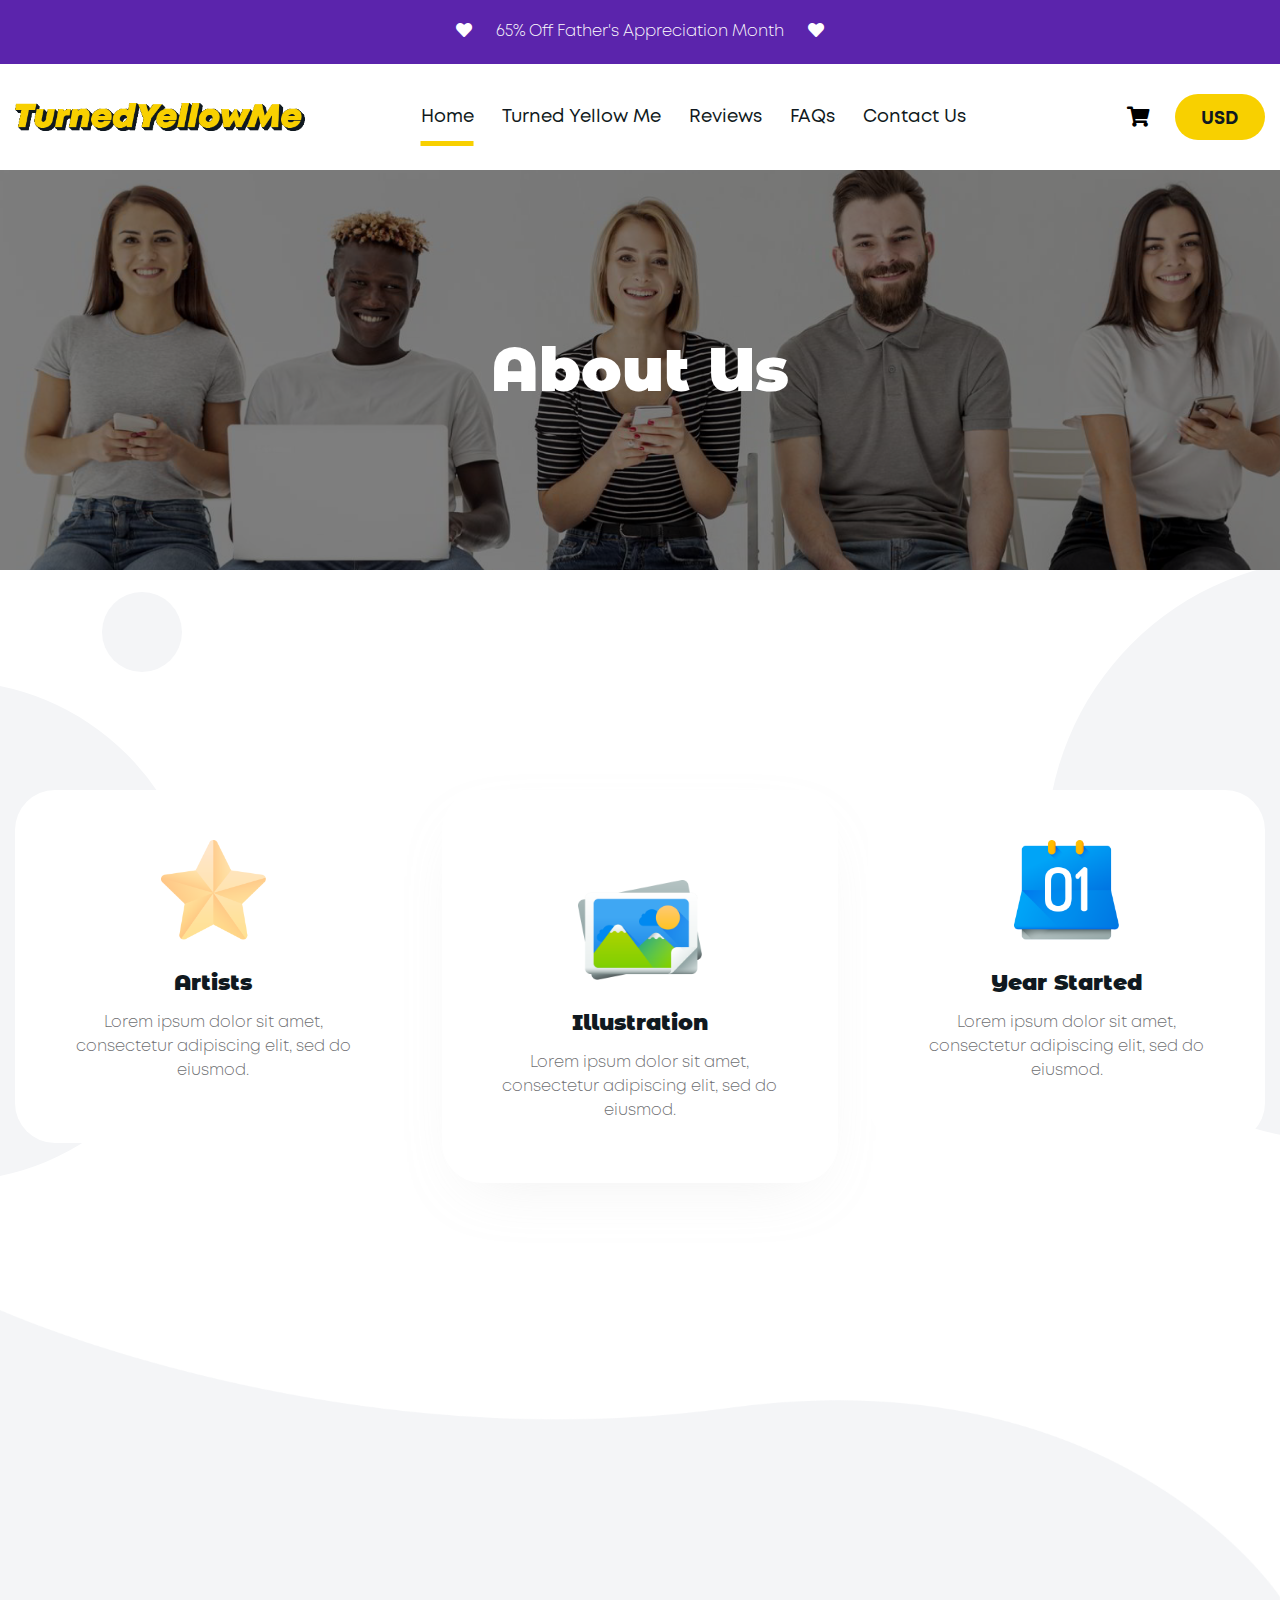
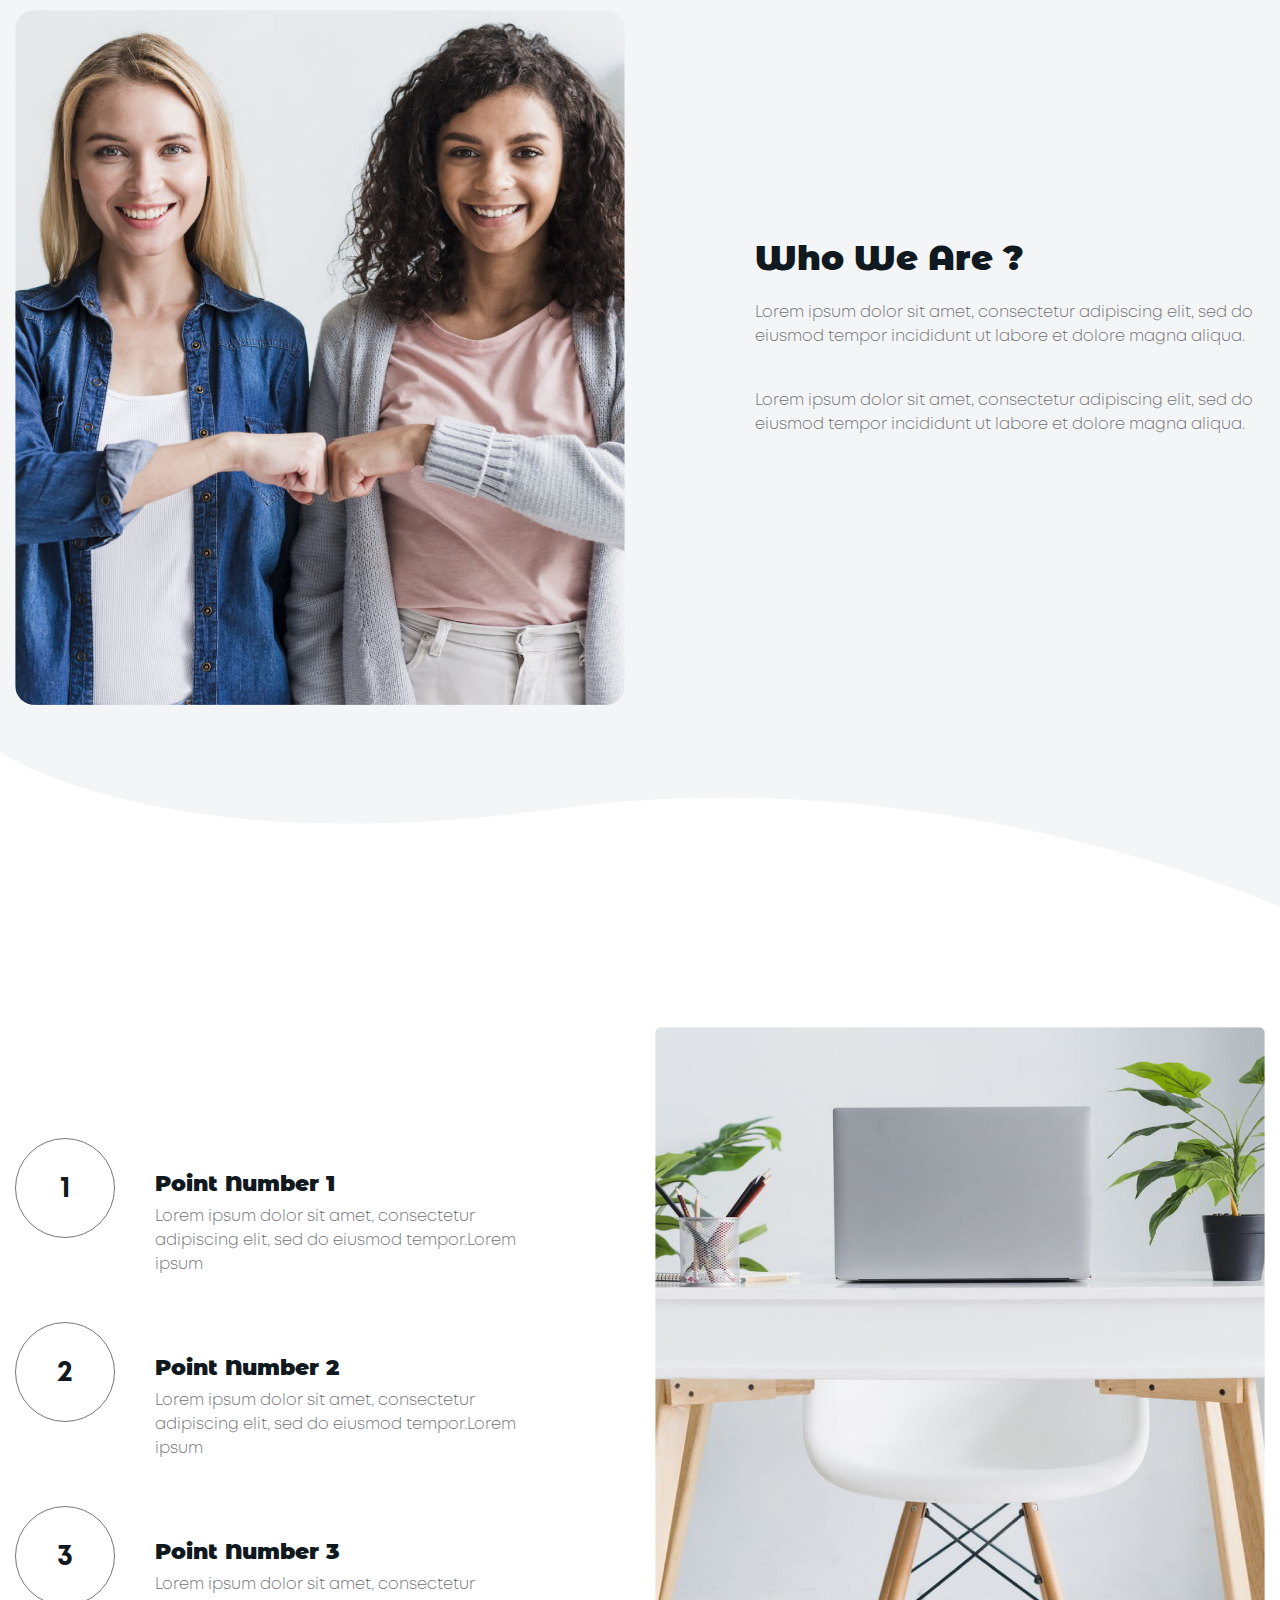
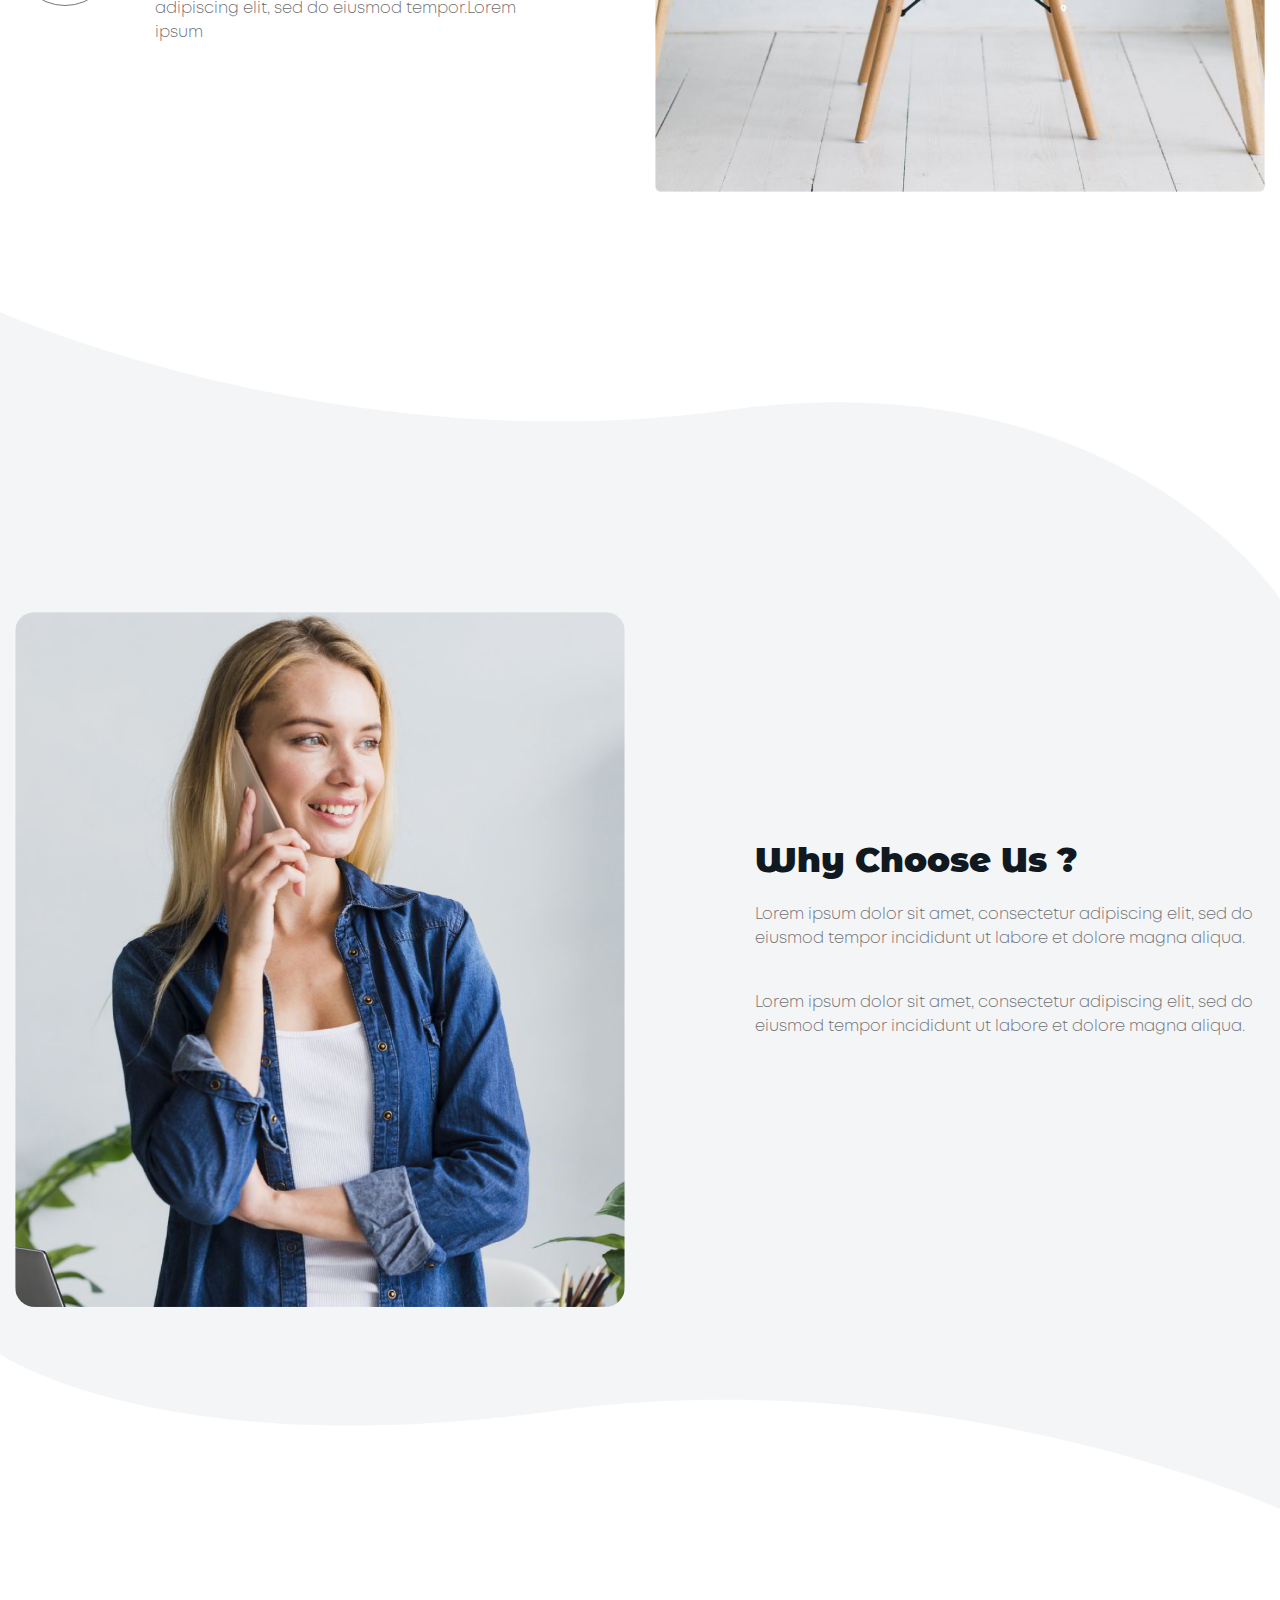
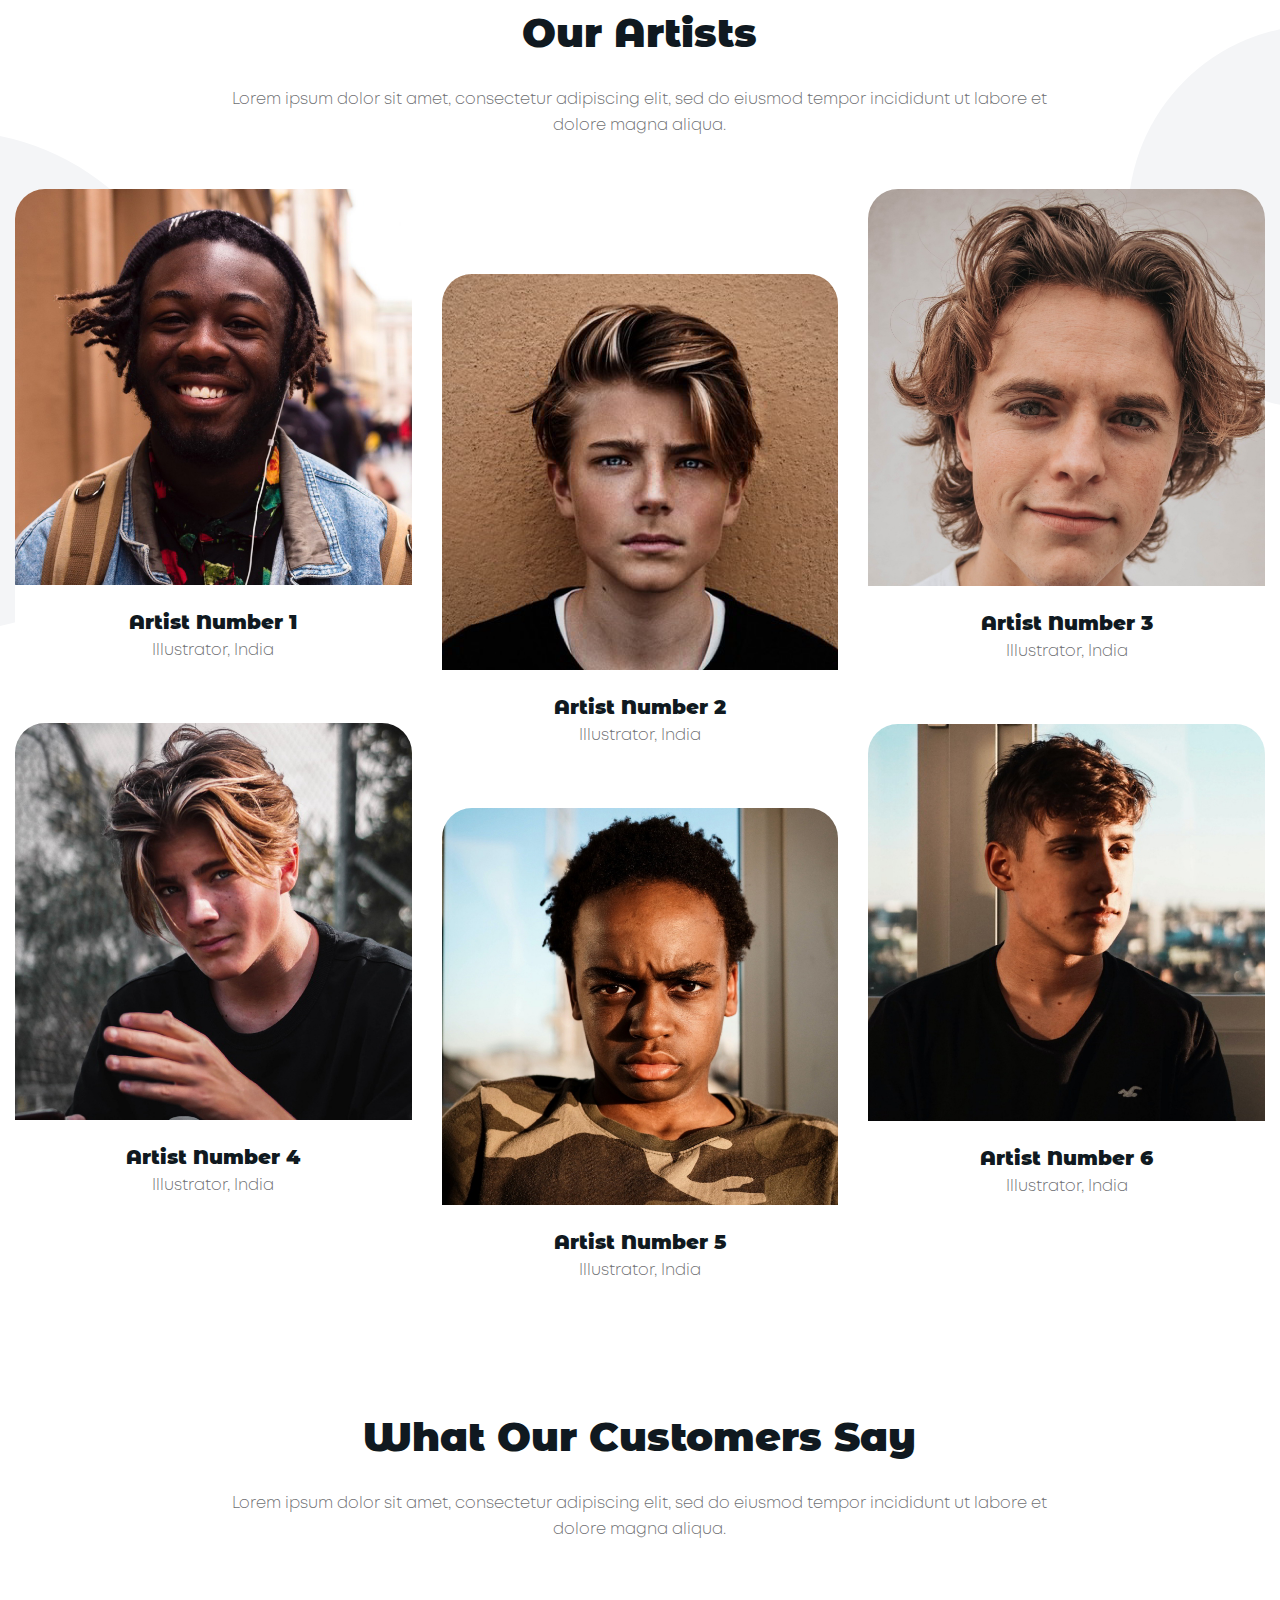
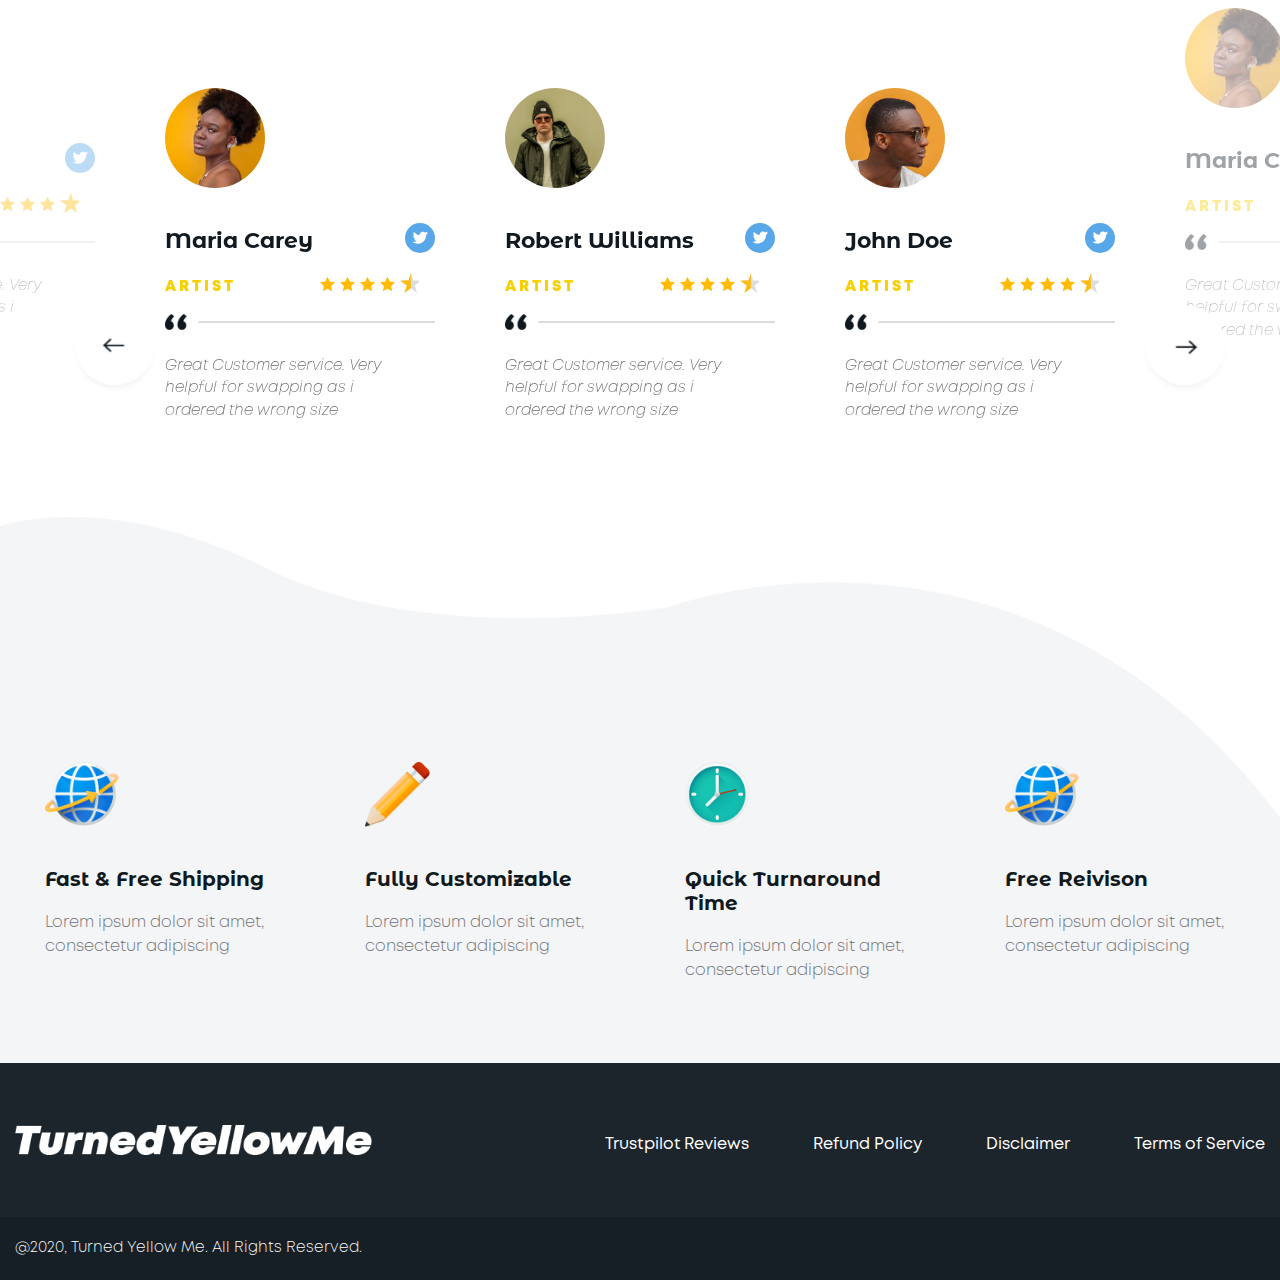
<file: about-us.html>
<!doctype html>
<html class="no-js" lang="">
    <head>
        <meta charset="utf-8">
        <meta http-equiv="x-ua-compatible" content="ie=edge">
        <title>About us</title>
        <meta name="description" content="">
        <meta name="viewport" content="width=device-width, initial-scale=1"> 
		<link rel="shortcut icon" type="image/x-icon" href="assets/img/favicon.jpg">
        <!-- Place favicon.ico in the root directory -->
        
		<!-- CSS here -->
        <link rel="stylesheet" href="assets/css/bootstrap.min.css">
        <link rel="stylesheet" href="assets/css/owl.carousel.min.css">  
        <link rel="stylesheet" href="assets/css/fontawesome.css"> 
        <link rel="stylesheet" href="assets/css/all.min.css">  
        <link rel="stylesheet" href="assets/css/slick.css"> 
        <link rel="stylesheet" href="assets/css/nice-select.css"> 
        <link rel="stylesheet" href="assets/css/nice-number.css"> 
        <link rel="stylesheet" href="assets/css/style.css">
        <link rel="stylesheet" href="assets/css/responsive.css">
    </head>
    <body>

        
        <!--preloader start-->
        <div id='preloader'>
            <div id='loader'></div>
            </div>
         <!--preloader end-->


        <!-- Header-area START -->
        <div class="Header-area">
            <div class="header-top">
                <div class="container">
                    <div class="row">
                        <div class="col-lg-12 text-center">
                            <p><span><i class="fas fa-heart"></i></span> 65% Off Father's Appreciation Month <span><i class="fas fa-heart"></i></span></p>
                        </div>
                    </div>
                </div>
            </div>
            <div class="header-main">
                <div class="container">
                    <div class="row align-items-center">
                        <div class="col-2 d-block d-lg-none">
                            <div class="menu-icon">
                                <div class="in-mobile"> 
                                    <a href="javascript:void(0)" class="humg-btn"><span></span></a> 
                                </div> 
                            </div>
                        </div>
                        <div class="col-lg-3 col-8">
                            <div class="logo-area">
                                <a href="index.html"><img src="assets/img/logo.png" alt=""></a>
                            </div>
                        </div>
                        <div class="col-lg-7 d-none d-lg-block text-center">
                            <div class="menu-area">
                                <nav>
                                    <ul>
                                        <li class="active"><a href="index.html">Home</a></li>
                                        <li><a href="#">Turned Yellow Me</a></li>
                                        <li><a href="#">Reviews</a></li>
                                        <li><a href="faq.html">FAQs</a></li>
                                        <li><a href="contact.html">Contact Us</a></li>
                                    </ul>
                                </nav>
                            </div>
                        </div>
                        <div class="col-lg-2 col-2 text-right">
                            <div class="header-action">
                                <ul>
                                    <li><a href="#"><i class="fas fa-shopping-cart"></i></a></li>
                                    <li>
                                        <select>
                                            <option>usd</option>
                                            <option>aud</option>
                                            <option>cud</option>
                                        </select>
                                    </li>
                                </ul>
                            </div>
                        </div>
                    </div>
                </div>
            </div>
        </div>
         <!-- mobile-menu -->
         <div class="mobile-menu">
            <a href="javascript:void(0)" class="humg-btn"><span></span></a>
            <a href="index.html" class="logo"><img src="assets/img/logo.png" alt=""></a>
            <nav>
                <ul>
                    <li class="active"><a href="index.html">Home</a></li>
                    <li><a href="#">Turned Yellow Me</a></li>
                    <li><a href="#">Reviews</a></li>
                    <li><a href="faq.html">FAQs</a></li>
                    <li><a href="contact.html">Contact Us</a></li>
                </ul>
            </nav> 
        </div> 
        <!-- Header-area END -->
         
 

        <!-- main START -->
        <main>

           <!-- Bredcramp-area START -->
           <div class="Bredcramp-area"> 
               <div class="container">
                   <div class="row">
                       <div class="col-lg-12 text-center">
                           <div class="bradcramp-text">
                               <h1>About Us</h1>
                           </div>
                       </div>
                   </div>
               </div>
           </div>
           <!-- Bredcramp-area END -->


            <!-- how-its-work area START -->
            <div class="how-its-work detailse about">
                <span class="snape-one"></span>
                <span class="snape-two"></span>
                <div class="container"> 
                    <!-- top-steps -->
                    <div class="top-steps"> 
                        <div class="t-first d-none d-md-block">
                            <div class="row">
                                <div class="col-md-4 text-center">
                                    <div class="works-blk">
                                        <img src="assets/img/about-us/icon.png" alt="">
                                        <h5>Artists</h5> 
                                        <p>Lorem ipsum dolor sit amet, consectetur adipiscing elit, sed do eiusmod.</p>
                                    </div>
                                </div>
                                <div class="col-md-4 text-center">
                                    <div class="works-blk active">
                                        <img src="assets/img/about-us/icon2.png" alt="">
                                        <h5>Illustration</h5> 
                                        <p>Lorem ipsum dolor sit amet, consectetur adipiscing elit, sed do eiusmod.</p>
                                    </div>
                                </div>
                                <div class="col-md-4 text-center">
                                    <div class="works-blk">
                                        <img src="assets/img/about-us/icon3.png" alt="">
                                        <h5>Year Started</h5> 
                                        <p>Lorem ipsum dolor sit amet, consectetur adipiscing elit, sed do eiusmod.</p>
                                    </div>
                                </div>
                            </div>
                        </div>
                        <div class="row d-block d-md-none">
                            <div class="col-lg-12">
                                <div class="stp-slider owl-carousel">
                                    <div class="works-blk">
                                        <img src="assets/img/about-us/icon.png" alt="">
                                        <h5>Artists</h5> 
                                        <p>Lorem ipsum dolor sit amet, consectetur adipiscing elit, sed do eiusmod.</p>
                                    </div>
                                    <div class="works-blk">
                                        <img src="assets/img/about-us/icon2.png" alt="">
                                        <h5>Illustration</h5> 
                                        <p>Lorem ipsum dolor sit amet, consectetur adipiscing elit, sed do eiusmod.</p>
                                    </div>
                                    <div class="works-blk">
                                        <img src="assets/img/about-us/icon3.png" alt="">
                                        <h5>Year Started</h5> 
                                        <p>Lorem ipsum dolor sit amet, consectetur adipiscing elit, sed do eiusmod.</p>
                                    </div>
                                </div> 
                            </div>    
                        </div>
                    </div> 
                </div>
                 
            </div>
            <!-- how-its-work area END -->


            <!-- gallery-area START -->   
            <div class="gallery-area gtwo detailse about"> 
                <div class="container"> 
                    <!-- gallery -->
                    <div class="geller-blk"> 
                        <div class="row align-items-center">
                            <div class="col-md-6">
                                <div class="gallery">
                                    <div class="big-img">
                                        <img src="assets/img/about-us/membar.png" alt="">
                                    </div>
                                </div>
                            </div> 
                            <div class="col-md-6">
                                <div class="gallery-wrp">
                                    <h3>Who We Are ?</h3>
                                    <p>Lorem ipsum dolor sit amet, consectetur adipiscing elit, sed do eiusmod tempor incididunt ut labore et dolore magna aliqua.</p> 
                                    <p>Lorem ipsum dolor sit amet, consectetur adipiscing elit, sed do eiusmod tempor incididunt ut labore et dolore magna aliqua.</p> 
                                </div>
                            </div>
                        </div>
                    </div>  
                </div>
            </div> 
            <!-- gallery-area END -->

            <!-- points-area START -->
            <div class="points-area">
                <div class="container">
                    <div class="row align-items-center">
                        <div class="col-md-6">
                            <div class="points">
                                <div class="row">
                                    <div class="col-lg-12">
                                        <div class="point-blk">
                                            <span>1</span>
                                            <div class="point-wrp">
                                                <h4>Point Number 1</h4>
                                                <p>Lorem ipsum dolor sit amet, consectetur adipiscing elit, sed do eiusmod tempor.Lorem ipsum</p>
                                            </div>
                                        </div>
                                    </div>
                                    <div class="col-lg-12">
                                        <div class="point-blk">
                                            <span>2</span>
                                            <div class="point-wrp">
                                                <h4>Point Number 2</h4>
                                                <p>Lorem ipsum dolor sit amet, consectetur adipiscing elit, sed do eiusmod tempor.Lorem ipsum</p>
                                            </div>
                                        </div>
                                    </div>
                                    <div class="col-lg-12">
                                        <div class="point-blk mb-0">
                                            <span>3</span>
                                            <div class="point-wrp">
                                                <h4>Point Number 3</h4>
                                                <p>Lorem ipsum dolor sit amet, consectetur adipiscing elit, sed do eiusmod tempor.Lorem ipsum</p>
                                            </div>
                                        </div>
                                    </div>
                                </div>
                            </div>
                        </div>
                        <div class="col-md-6">
                            <div class="point-img">
                                <img src="assets/img/about-us/point/point.jpg" alt="">
                            </div>
                        </div>
                    </div>
                </div>
            </div>
            <!-- points-area END -->

            <!-- gallery-area START -->   
            <div class="gallery-area gtwo detailse about"> 
                <div class="container"> 
                    <!-- gallery -->
                    <div class="geller-blk"> 
                        <div class="row align-items-center">
                            <div class="col-md-6">
                                <div class="gallery">
                                    <div class="big-img">
                                        <img src="assets/img/about-us/membar2.png" alt="">
                                    </div>
                                </div>
                            </div> 
                            <div class="col-md-6">
                                <div class="gallery-wrp">
                                    <h3>Why Choose Us ?</h3>
                                    <p>Lorem ipsum dolor sit amet, consectetur adipiscing elit, sed do eiusmod tempor incididunt ut labore et dolore magna aliqua.</p> 
                                    <p>Lorem ipsum dolor sit amet, consectetur adipiscing elit, sed do eiusmod tempor incididunt ut labore et dolore magna aliqua.</p> 
                                </div>
                            </div>
                        </div>
                    </div>  
                </div>
            </div> 
            <!-- gallery-area END -->

            
            <!-- Artist-area START -->
            <div class="artist-area how-its-work detailse about"> 
                <div class="container">  
                    <!-- section-title -->
                    <div class="row">
                        <div class="col-lg-8 offset-lg-2 col-md-8 offset-md-2 text-center">
                            <div class="section-title">
                                <h1>Our Artists</h1> 
                                <span>Lorem ipsum dolor sit amet, consectetur adipiscing elit, sed do eiusmod tempor incididunt ut labore et dolore magna aliqua.</span>
                            </div>
                        </div>
                    </div> 
  
                    <!-- Bottom-steps -->
                    <div class="main-steps d-none d-md-block">
                        <div class="row">
                            <div class="col-lg-4">
                                <div class="row">
                                    <div class="col-lg-12 col-md-6">
                                        <div class="artis">
                                            <img src="assets/img/about-us/artist/a.jpg" alt="">
                                            <h5>Artist Number 1</h5>
                                            <p>Illustrator, India</p>
                                        </div>
                                    </div>
                                    <div class="col-lg-12 col-md-6">
                                        <div class="artis">
                                            <img src="assets/img/about-us/artist/a4.jpg" alt="">
                                            <h5>Artist Number 4</h5>
                                            <p>Illustrator, India</p>
                                        </div>
                                    </div>
                                </div>
                            </div>
                            <div class="col-lg-4 middle">
                                <div class="row">
                                    <div class="col-lg-12 col-md-6">
                                        <div class="artis">
                                            <img src="assets/img/about-us/artist/a2.png" alt="">
                                            <h5>Artist Number 2</h5>
                                            <p>Illustrator, India</p>
                                        </div>
                                    </div>
                                    <div class="col-lg-12 col-md-6">
                                        <div class="artis">
                                            <img src="assets/img/about-us/artist/a5.jpg" alt="">
                                            <h5>Artist Number 5</h5>
                                            <p>Illustrator, India</p>
                                        </div>
                                    </div>
                                </div>
                            </div>
                            <div class="col-lg-4">
                                <div class="row">
                                    <div class="col-lg-12 col-md-6">
                                        <div class="artis">
                                            <img src="assets/img/about-us/artist/a3.jpg" alt="">
                                            <h5>Artist Number 3</h5>
                                            <p>Illustrator, India</p>
                                        </div>
                                    </div>
                                    <div class="col-lg-12 col-md-6">
                                        <div class="artis">
                                            <img src="assets/img/about-us/artist/a6.jpg" alt="">
                                            <h5>Artist Number 6</h5>
                                            <p>Illustrator, India</p>
                                        </div>
                                    </div>
                                </div>
                            </div>
                        </div> 
                    </div> 
                </div>
                
                <!-- Bottom-steps in mobile -->
                <div class="main-steps"> 
                    <div class="container"><div class="row d-block d-md-none">
                        <div class="col-lg-12">
                            <div class="stp-slider owl-carousel">
                                <div class="artis">
                                    <img src="assets/img/about-us/artist/a.jpg" alt="">
                                    <h5>Artist Number 1</h5>
                                    <p>Illustrator, India</p>
                                </div>
                                <div class="artis">
                                    <img src="assets/img/about-us/artist/a2.png" alt="">
                                    <h5>Artist Number 2</h5>
                                    <p>Illustrator, India</p>
                                </div>
                                <div class="artis">
                                    <img src="assets/img/about-us/artist/a3.jpg" alt="">
                                    <h5>Artist Number 3</h5>
                                    <p>Illustrator, India</p>
                                </div>
                                <div class="artis">
                                    <img src="assets/img/about-us/artist/a4.jpg" alt="">
                                    <h5>Artist Number 4</h5>
                                    <p>Illustrator, India</p>
                                </div>
                                <div class="artis">
                                    <img src="assets/img/about-us/artist/a5.jpg" alt="">
                                    <h5>Artist Number 5</h5>
                                    <p>Illustrator, India</p>
                                </div>
                                <div class="artis">
                                    <img src="assets/img/about-us/artist/a6.jpg" alt="">
                                    <h5>Artist Number 6</h5>
                                    <p>Illustrator, India</p>
                                </div>
                            </div>
                        </div>
                    </div>
                    </div> 
                </div>
            </div>
            <!-- Artist-area END -->
   

            <!-- testimonail-area START -->
            <div class="testimonail-area about">
                <div class="container">

                    <!-- section-title -->
                    <div class="row">
                        <div class="col-lg-8 offset-lg-2 col-md-8 offset-md-2 text-center">
                            <div class="section-title">
                                <h1>What Our Customers Say</h1> 
                                <span>Lorem ipsum dolor sit amet, consectetur adipiscing elit, sed do eiusmod tempor incididunt ut labore et dolore magna aliqua.</span>
                            </div>
                        </div>
                    </div> 


                    <!-- slider -->
                    <div class="row">
                        <div class="col-lg-12"> 
                            <div class="testimonial-slider slider-active">
                                <div class="slider-item">
                                    <img src="assets/img/home/testimonial/client.png" alt="">
                                    <h4>Maria Carey <span><i class="fab fa-twitter"></i></span></h4>
                                    <h5><b>ARTIST</b>
                                        <ul>
                                            <li>
<svg xmlns="http://www.w3.org/2000/svg" width="24" height="24" viewBox="0 0 24 24"><path d="M12 .587l3.668 7.568 8.332 1.151-6.064 5.828 1.48 8.279-7.416-3.967-7.417 3.967 1.481-8.279-6.064-5.828 8.332-1.151z"/></svg></li>
                                            <li>
<svg xmlns="http://www.w3.org/2000/svg" width="24" height="24" viewBox="0 0 24 24"><path d="M12 .587l3.668 7.568 8.332 1.151-6.064 5.828 1.48 8.279-7.416-3.967-7.417 3.967 1.481-8.279-6.064-5.828 8.332-1.151z"/></svg></li>
                                            <li>
<svg xmlns="http://www.w3.org/2000/svg" width="24" height="24" viewBox="0 0 24 24"><path d="M12 .587l3.668 7.568 8.332 1.151-6.064 5.828 1.48 8.279-7.416-3.967-7.417 3.967 1.481-8.279-6.064-5.828 8.332-1.151z"/></svg></li>
                                            <li>
<svg xmlns="http://www.w3.org/2000/svg" width="24" height="24" viewBox="0 0 24 24"><path d="M12 .587l3.668 7.568 8.332 1.151-6.064 5.828 1.48 8.279-7.416-3.967-7.417 3.967 1.481-8.279-6.064-5.828 8.332-1.151z"/></svg></li>
                                            <li class="last-icon">
                                                <?xml version="1.0" encoding="UTF-8" standalone="no"?>
                                                <svg
                                                   xmlns:dc="http://purl.org/dc/elements/1.1/"
                                                   xmlns:cc="http://creativecommons.org/ns#"
                                                   xmlns:rdf="http://www.w3.org/1999/02/22-rdf-syntax-ns#"
                                                   xmlns:svg="http://www.w3.org/2000/svg"
                                                   xmlns="http://www.w3.org/2000/svg"
                                                   id="svg838"
                                                   version="1.1" >
                                                  <metadata
                                                     id="metadata844">
                                                    <rdf:RDF>
                                                      <cc:Work
                                                         rdf:about="">
                                                        <dc:format>image/svg+xml</dc:format>
                                                        <dc:type
                                                           rdf:resource="http://purl.org/dc/dcmitype/StillImage" />
                                                        <dc:title></dc:title>
                                                      </cc:Work>
                                                    </rdf:RDF>
                                                  </metadata>
                                                  <defs
                                                     id="defs842" />
                                                  <path
                                                     id="path836"
                                                     fill="#808080"
                                                     d="M54,5 86,105 1,43H107L22,105" />
                                                  <path
                                                     id="path5095"
                                                     d="M 22.311793,104.29195 C 23.134178,102.13045 34.127272,67.235826 34.033591,67.084245 33.962526,66.96926 26.59302,61.542499 17.656914,55.024775 L 1.4094448,43.174368 l 20.2670882,-0.061 20.267088,-0.061 5.925073,-18.583072 C 51.127483,14.248607 53.858762,5.8082288 53.938205,5.7128998 l 0.07292,75.8131522 -15.805299,11.528606 c -8.692915,6.340736 -15.850203,11.528612 -15.905084,11.528612 -0.05488,0 -0.04991,-0.13109 0.01105,-0.29132 z"
                                                     style="color:#000000;clip-rule:nonzero;display:inline;overflow:visible;visibility:visible;opacity:1;isolation:auto;mix-blend-mode:normal;color-interpolation:sRGB;color-interpolation-filters:linearRGB;solid-color:#000000;solid-opacity:1;fill:#FFBB0B;fill-opacity:1;fill-rule:evenodd;stroke:none;stroke-width:0.69915253;stroke-linecap:round;stroke-linejoin:round;stroke-miterlimit:4;stroke-dasharray:none;stroke-dashoffset:0;stroke-opacity:1;color-rendering:auto;image-rendering:auto;shape-rendering:auto;text-rendering:auto;enable-background:accumulate" />
                                                </svg>
                                            </li>
                                        </ul>
                                    </h5>
                                    <img class="snape" src="assets/img/home/testimonial/snape.png" alt="">
                                    <p>Great Customer service. Very helpful for swapping as i ordered the wrong size</p>
                                </div>
                                <div class="slider-item">
                                    <img src="assets/img/home/testimonial/client2.png" alt="">
                                    <h4>Robert Williams <span><i class="fab fa-twitter"></i></span></h4>
                                    <h5><b>ARTIST</b>
                                        <ul>
                                            <li>
<svg xmlns="http://www.w3.org/2000/svg" width="24" height="24" viewBox="0 0 24 24"><path d="M12 .587l3.668 7.568 8.332 1.151-6.064 5.828 1.48 8.279-7.416-3.967-7.417 3.967 1.481-8.279-6.064-5.828 8.332-1.151z"/></svg></li>
                                            <li>
<svg xmlns="http://www.w3.org/2000/svg" width="24" height="24" viewBox="0 0 24 24"><path d="M12 .587l3.668 7.568 8.332 1.151-6.064 5.828 1.48 8.279-7.416-3.967-7.417 3.967 1.481-8.279-6.064-5.828 8.332-1.151z"/></svg></li>
                                            <li>
<svg xmlns="http://www.w3.org/2000/svg" width="24" height="24" viewBox="0 0 24 24"><path d="M12 .587l3.668 7.568 8.332 1.151-6.064 5.828 1.48 8.279-7.416-3.967-7.417 3.967 1.481-8.279-6.064-5.828 8.332-1.151z"/></svg></li>
                                            <li>
<svg xmlns="http://www.w3.org/2000/svg" width="24" height="24" viewBox="0 0 24 24"><path d="M12 .587l3.668 7.568 8.332 1.151-6.064 5.828 1.48 8.279-7.416-3.967-7.417 3.967 1.481-8.279-6.064-5.828 8.332-1.151z"/></svg></li>
                                            <li class="last-icon">
                                                <?xml version="1.0" encoding="UTF-8" standalone="no"?>
                                                <svg
                                                   xmlns:dc="http://purl.org/dc/elements/1.1/"
                                                   xmlns:cc="http://creativecommons.org/ns#"
                                                   xmlns:rdf="http://www.w3.org/1999/02/22-rdf-syntax-ns#"
                                                   xmlns:svg="http://www.w3.org/2000/svg"
                                                   xmlns="http://www.w3.org/2000/svg"
                                                   id="svg838"
                                                   version="1.1" >
                                                  <metadata
                                                     id="metadata844">
                                                    <rdf:RDF>
                                                      <cc:Work
                                                         rdf:about="">
                                                        <dc:format>image/svg+xml</dc:format>
                                                        <dc:type
                                                           rdf:resource="http://purl.org/dc/dcmitype/StillImage" />
                                                        <dc:title></dc:title>
                                                      </cc:Work>
                                                    </rdf:RDF>
                                                  </metadata>
                                                  <defs
                                                     id="defs842" />
                                                  <path
                                                     id="path836"
                                                     fill="#808080"
                                                     d="M54,5 86,105 1,43H107L22,105" />
                                                  <path
                                                     id="path5095"
                                                     d="M 22.311793,104.29195 C 23.134178,102.13045 34.127272,67.235826 34.033591,67.084245 33.962526,66.96926 26.59302,61.542499 17.656914,55.024775 L 1.4094448,43.174368 l 20.2670882,-0.061 20.267088,-0.061 5.925073,-18.583072 C 51.127483,14.248607 53.858762,5.8082288 53.938205,5.7128998 l 0.07292,75.8131522 -15.805299,11.528606 c -8.692915,6.340736 -15.850203,11.528612 -15.905084,11.528612 -0.05488,0 -0.04991,-0.13109 0.01105,-0.29132 z"
                                                     style="color:#000000;clip-rule:nonzero;display:inline;overflow:visible;visibility:visible;opacity:1;isolation:auto;mix-blend-mode:normal;color-interpolation:sRGB;color-interpolation-filters:linearRGB;solid-color:#000000;solid-opacity:1;fill:#FFBB0B;fill-opacity:1;fill-rule:evenodd;stroke:none;stroke-width:0.69915253;stroke-linecap:round;stroke-linejoin:round;stroke-miterlimit:4;stroke-dasharray:none;stroke-dashoffset:0;stroke-opacity:1;color-rendering:auto;image-rendering:auto;shape-rendering:auto;text-rendering:auto;enable-background:accumulate" />
                                                </svg>
                                            </li>
                                        </ul>
                                    </h5>
                                    <img class="snape" src="assets/img/home/testimonial/snape.png" alt="">
                                    <p>Great Customer service. Very helpful for swapping as i ordered the wrong size</p>
                                </div>
                                <div class="slider-item">
                                    <img src="assets/img/home/testimonial/client3.png" alt="">
                                    <h4>John Doe <span><i class="fab fa-twitter"></i></span></h4>
                                    <h5><b>ARTIST</b>
                                        <ul>
                                            <li>
<svg xmlns="http://www.w3.org/2000/svg" width="24" height="24" viewBox="0 0 24 24"><path d="M12 .587l3.668 7.568 8.332 1.151-6.064 5.828 1.48 8.279-7.416-3.967-7.417 3.967 1.481-8.279-6.064-5.828 8.332-1.151z"/></svg></li>
                                            <li>
<svg xmlns="http://www.w3.org/2000/svg" width="24" height="24" viewBox="0 0 24 24"><path d="M12 .587l3.668 7.568 8.332 1.151-6.064 5.828 1.48 8.279-7.416-3.967-7.417 3.967 1.481-8.279-6.064-5.828 8.332-1.151z"/></svg></li>
                                            <li>
<svg xmlns="http://www.w3.org/2000/svg" width="24" height="24" viewBox="0 0 24 24"><path d="M12 .587l3.668 7.568 8.332 1.151-6.064 5.828 1.48 8.279-7.416-3.967-7.417 3.967 1.481-8.279-6.064-5.828 8.332-1.151z"/></svg></li>
                                            <li>
<svg xmlns="http://www.w3.org/2000/svg" width="24" height="24" viewBox="0 0 24 24"><path d="M12 .587l3.668 7.568 8.332 1.151-6.064 5.828 1.48 8.279-7.416-3.967-7.417 3.967 1.481-8.279-6.064-5.828 8.332-1.151z"/></svg></li>
                                            <li class="last-icon">
                                                <?xml version="1.0" encoding="UTF-8" standalone="no"?>
                                                <svg
                                                   xmlns:dc="http://purl.org/dc/elements/1.1/"
                                                   xmlns:cc="http://creativecommons.org/ns#"
                                                   xmlns:rdf="http://www.w3.org/1999/02/22-rdf-syntax-ns#"
                                                   xmlns:svg="http://www.w3.org/2000/svg"
                                                   xmlns="http://www.w3.org/2000/svg"
                                                   id="svg838"
                                                   version="1.1" >
                                                  <metadata
                                                     id="metadata844">
                                                    <rdf:RDF>
                                                      <cc:Work
                                                         rdf:about="">
                                                        <dc:format>image/svg+xml</dc:format>
                                                        <dc:type
                                                           rdf:resource="http://purl.org/dc/dcmitype/StillImage" />
                                                        <dc:title></dc:title>
                                                      </cc:Work>
                                                    </rdf:RDF>
                                                  </metadata>
                                                  <defs
                                                     id="defs842" />
                                                  <path
                                                     id="path836"
                                                     fill="#808080"
                                                     d="M54,5 86,105 1,43H107L22,105" />
                                                  <path
                                                     id="path5095"
                                                     d="M 22.311793,104.29195 C 23.134178,102.13045 34.127272,67.235826 34.033591,67.084245 33.962526,66.96926 26.59302,61.542499 17.656914,55.024775 L 1.4094448,43.174368 l 20.2670882,-0.061 20.267088,-0.061 5.925073,-18.583072 C 51.127483,14.248607 53.858762,5.8082288 53.938205,5.7128998 l 0.07292,75.8131522 -15.805299,11.528606 c -8.692915,6.340736 -15.850203,11.528612 -15.905084,11.528612 -0.05488,0 -0.04991,-0.13109 0.01105,-0.29132 z"
                                                     style="color:#000000;clip-rule:nonzero;display:inline;overflow:visible;visibility:visible;opacity:1;isolation:auto;mix-blend-mode:normal;color-interpolation:sRGB;color-interpolation-filters:linearRGB;solid-color:#000000;solid-opacity:1;fill:#FFBB0B;fill-opacity:1;fill-rule:evenodd;stroke:none;stroke-width:0.69915253;stroke-linecap:round;stroke-linejoin:round;stroke-miterlimit:4;stroke-dasharray:none;stroke-dashoffset:0;stroke-opacity:1;color-rendering:auto;image-rendering:auto;shape-rendering:auto;text-rendering:auto;enable-background:accumulate" />
                                                </svg>
                                            </li>
                                        </ul>
                                    </h5>
                                    <img class="snape" src="assets/img/home/testimonial/snape.png" alt="">
                                    <p>Great Customer service. Very helpful for swapping as i ordered the wrong size</p>
                                </div>
                                <div class="slider-item">
                                    <img src="assets/img/home/testimonial/client.png" alt="">
                                    <h4>Maria Carey <span><i class="fab fa-twitter"></i></span></h4>
                                    <h5><b>ARTIST</b>
                                        <ul>
                                            <li>
<svg xmlns="http://www.w3.org/2000/svg" width="24" height="24" viewBox="0 0 24 24"><path d="M12 .587l3.668 7.568 8.332 1.151-6.064 5.828 1.48 8.279-7.416-3.967-7.417 3.967 1.481-8.279-6.064-5.828 8.332-1.151z"/></svg></li>
                                            <li>
<svg xmlns="http://www.w3.org/2000/svg" width="24" height="24" viewBox="0 0 24 24"><path d="M12 .587l3.668 7.568 8.332 1.151-6.064 5.828 1.48 8.279-7.416-3.967-7.417 3.967 1.481-8.279-6.064-5.828 8.332-1.151z"/></svg></li>
                                            <li>
<svg xmlns="http://www.w3.org/2000/svg" width="24" height="24" viewBox="0 0 24 24"><path d="M12 .587l3.668 7.568 8.332 1.151-6.064 5.828 1.48 8.279-7.416-3.967-7.417 3.967 1.481-8.279-6.064-5.828 8.332-1.151z"/></svg></li>
                                            <li>
<svg xmlns="http://www.w3.org/2000/svg" width="24" height="24" viewBox="0 0 24 24"><path d="M12 .587l3.668 7.568 8.332 1.151-6.064 5.828 1.48 8.279-7.416-3.967-7.417 3.967 1.481-8.279-6.064-5.828 8.332-1.151z"/></svg></li>
                                            <li class="last-icon">
                                                <?xml version="1.0" encoding="UTF-8" standalone="no"?>
                                                <svg
                                                   xmlns:dc="http://purl.org/dc/elements/1.1/"
                                                   xmlns:cc="http://creativecommons.org/ns#"
                                                   xmlns:rdf="http://www.w3.org/1999/02/22-rdf-syntax-ns#"
                                                   xmlns:svg="http://www.w3.org/2000/svg"
                                                   xmlns="http://www.w3.org/2000/svg"
                                                   id="svg838"
                                                   version="1.1" >
                                                  <metadata
                                                     id="metadata844">
                                                    <rdf:RDF>
                                                      <cc:Work
                                                         rdf:about="">
                                                        <dc:format>image/svg+xml</dc:format>
                                                        <dc:type
                                                           rdf:resource="http://purl.org/dc/dcmitype/StillImage" />
                                                        <dc:title></dc:title>
                                                      </cc:Work>
                                                    </rdf:RDF>
                                                  </metadata>
                                                  <defs
                                                     id="defs842" />
                                                  <path
                                                     id="path836"
                                                     fill="#808080"
                                                     d="M54,5 86,105 1,43H107L22,105" />
                                                  <path
                                                     id="path5095"
                                                     d="M 22.311793,104.29195 C 23.134178,102.13045 34.127272,67.235826 34.033591,67.084245 33.962526,66.96926 26.59302,61.542499 17.656914,55.024775 L 1.4094448,43.174368 l 20.2670882,-0.061 20.267088,-0.061 5.925073,-18.583072 C 51.127483,14.248607 53.858762,5.8082288 53.938205,5.7128998 l 0.07292,75.8131522 -15.805299,11.528606 c -8.692915,6.340736 -15.850203,11.528612 -15.905084,11.528612 -0.05488,0 -0.04991,-0.13109 0.01105,-0.29132 z"
                                                     style="color:#000000;clip-rule:nonzero;display:inline;overflow:visible;visibility:visible;opacity:1;isolation:auto;mix-blend-mode:normal;color-interpolation:sRGB;color-interpolation-filters:linearRGB;solid-color:#000000;solid-opacity:1;fill:#FFBB0B;fill-opacity:1;fill-rule:evenodd;stroke:none;stroke-width:0.69915253;stroke-linecap:round;stroke-linejoin:round;stroke-miterlimit:4;stroke-dasharray:none;stroke-dashoffset:0;stroke-opacity:1;color-rendering:auto;image-rendering:auto;shape-rendering:auto;text-rendering:auto;enable-background:accumulate" />
                                                </svg>
                                            </li>
                                        </ul>
                                    </h5>
                                    <img class="snape" src="assets/img/home/testimonial/snape.png" alt="">
                                    <p>Great Customer service. Very helpful for swapping as i ordered the wrong size</p>
                                </div>
                                <div class="slider-item">
                                    <img src="assets/img/home/testimonial/client2.png" alt="">
                                    <h4>Robert Williams <span><i class="fab fa-twitter"></i></span></h4>
                                    <h5><b>ARTIST</b>
                                        <ul>
                                            <li>
<svg xmlns="http://www.w3.org/2000/svg" width="24" height="24" viewBox="0 0 24 24"><path d="M12 .587l3.668 7.568 8.332 1.151-6.064 5.828 1.48 8.279-7.416-3.967-7.417 3.967 1.481-8.279-6.064-5.828 8.332-1.151z"/></svg></li>
                                            <li>
<svg xmlns="http://www.w3.org/2000/svg" width="24" height="24" viewBox="0 0 24 24"><path d="M12 .587l3.668 7.568 8.332 1.151-6.064 5.828 1.48 8.279-7.416-3.967-7.417 3.967 1.481-8.279-6.064-5.828 8.332-1.151z"/></svg></li>
                                            <li>
<svg xmlns="http://www.w3.org/2000/svg" width="24" height="24" viewBox="0 0 24 24"><path d="M12 .587l3.668 7.568 8.332 1.151-6.064 5.828 1.48 8.279-7.416-3.967-7.417 3.967 1.481-8.279-6.064-5.828 8.332-1.151z"/></svg></li>
                                            <li>
<svg xmlns="http://www.w3.org/2000/svg" width="24" height="24" viewBox="0 0 24 24"><path d="M12 .587l3.668 7.568 8.332 1.151-6.064 5.828 1.48 8.279-7.416-3.967-7.417 3.967 1.481-8.279-6.064-5.828 8.332-1.151z"/></svg></li>
                                            <li class="last-icon">
                                                <?xml version="1.0" encoding="UTF-8" standalone="no"?>
                                                <svg
                                                   xmlns:dc="http://purl.org/dc/elements/1.1/"
                                                   xmlns:cc="http://creativecommons.org/ns#"
                                                   xmlns:rdf="http://www.w3.org/1999/02/22-rdf-syntax-ns#"
                                                   xmlns:svg="http://www.w3.org/2000/svg"
                                                   xmlns="http://www.w3.org/2000/svg"
                                                   id="svg838"
                                                   version="1.1" >
                                                  <metadata
                                                     id="metadata844">
                                                    <rdf:RDF>
                                                      <cc:Work
                                                         rdf:about="">
                                                        <dc:format>image/svg+xml</dc:format>
                                                        <dc:type
                                                           rdf:resource="http://purl.org/dc/dcmitype/StillImage" />
                                                        <dc:title></dc:title>
                                                      </cc:Work>
                                                    </rdf:RDF>
                                                  </metadata>
                                                  <defs
                                                     id="defs842" />
                                                  <path
                                                     id="path836"
                                                     fill="#808080"
                                                     d="M54,5 86,105 1,43H107L22,105" />
                                                  <path
                                                     id="path5095"
                                                     d="M 22.311793,104.29195 C 23.134178,102.13045 34.127272,67.235826 34.033591,67.084245 33.962526,66.96926 26.59302,61.542499 17.656914,55.024775 L 1.4094448,43.174368 l 20.2670882,-0.061 20.267088,-0.061 5.925073,-18.583072 C 51.127483,14.248607 53.858762,5.8082288 53.938205,5.7128998 l 0.07292,75.8131522 -15.805299,11.528606 c -8.692915,6.340736 -15.850203,11.528612 -15.905084,11.528612 -0.05488,0 -0.04991,-0.13109 0.01105,-0.29132 z"
                                                     style="color:#000000;clip-rule:nonzero;display:inline;overflow:visible;visibility:visible;opacity:1;isolation:auto;mix-blend-mode:normal;color-interpolation:sRGB;color-interpolation-filters:linearRGB;solid-color:#000000;solid-opacity:1;fill:#FFBB0B;fill-opacity:1;fill-rule:evenodd;stroke:none;stroke-width:0.69915253;stroke-linecap:round;stroke-linejoin:round;stroke-miterlimit:4;stroke-dasharray:none;stroke-dashoffset:0;stroke-opacity:1;color-rendering:auto;image-rendering:auto;shape-rendering:auto;text-rendering:auto;enable-background:accumulate" />
                                                </svg>
                                            </li>
                                        </ul>
                                    </h5>
                                    <img class="snape" src="assets/img/home/testimonial/snape.png" alt="">
                                    <p>Great Customer service. Very helpful for swapping as i ordered the wrong size</p>
                                </div>
                                <div class="slider-item">
                                    <img src="assets/img/home/testimonial/client3.png" alt="">
                                    <h4>John Doe <span><i class="fab fa-twitter"></i></span></h4>
                                    <h5><b>ARTIST</b>
                                        <ul>
                                            <li>
<svg xmlns="http://www.w3.org/2000/svg" width="24" height="24" viewBox="0 0 24 24"><path d="M12 .587l3.668 7.568 8.332 1.151-6.064 5.828 1.48 8.279-7.416-3.967-7.417 3.967 1.481-8.279-6.064-5.828 8.332-1.151z"/></svg></li>
                                            <li>
<svg xmlns="http://www.w3.org/2000/svg" width="24" height="24" viewBox="0 0 24 24"><path d="M12 .587l3.668 7.568 8.332 1.151-6.064 5.828 1.48 8.279-7.416-3.967-7.417 3.967 1.481-8.279-6.064-5.828 8.332-1.151z"/></svg></li>
                                            <li>
<svg xmlns="http://www.w3.org/2000/svg" width="24" height="24" viewBox="0 0 24 24"><path d="M12 .587l3.668 7.568 8.332 1.151-6.064 5.828 1.48 8.279-7.416-3.967-7.417 3.967 1.481-8.279-6.064-5.828 8.332-1.151z"/></svg></li>
                                            <li>
<svg xmlns="http://www.w3.org/2000/svg" width="24" height="24" viewBox="0 0 24 24"><path d="M12 .587l3.668 7.568 8.332 1.151-6.064 5.828 1.48 8.279-7.416-3.967-7.417 3.967 1.481-8.279-6.064-5.828 8.332-1.151z"/></svg></li>
                                            <li class="last-icon">
                                                <?xml version="1.0" encoding="UTF-8" standalone="no"?>
                                                <svg
                                                   xmlns:dc="http://purl.org/dc/elements/1.1/"
                                                   xmlns:cc="http://creativecommons.org/ns#"
                                                   xmlns:rdf="http://www.w3.org/1999/02/22-rdf-syntax-ns#"
                                                   xmlns:svg="http://www.w3.org/2000/svg"
                                                   xmlns="http://www.w3.org/2000/svg"
                                                   id="svg838"
                                                   version="1.1" >
                                                  <metadata
                                                     id="metadata844">
                                                    <rdf:RDF>
                                                      <cc:Work
                                                         rdf:about="">
                                                        <dc:format>image/svg+xml</dc:format>
                                                        <dc:type
                                                           rdf:resource="http://purl.org/dc/dcmitype/StillImage" />
                                                        <dc:title></dc:title>
                                                      </cc:Work>
                                                    </rdf:RDF>
                                                  </metadata>
                                                  <defs
                                                     id="defs842" />
                                                  <path
                                                     id="path836"
                                                     fill="#808080"
                                                     d="M54,5 86,105 1,43H107L22,105" />
                                                  <path
                                                     id="path5095"
                                                     d="M 22.311793,104.29195 C 23.134178,102.13045 34.127272,67.235826 34.033591,67.084245 33.962526,66.96926 26.59302,61.542499 17.656914,55.024775 L 1.4094448,43.174368 l 20.2670882,-0.061 20.267088,-0.061 5.925073,-18.583072 C 51.127483,14.248607 53.858762,5.8082288 53.938205,5.7128998 l 0.07292,75.8131522 -15.805299,11.528606 c -8.692915,6.340736 -15.850203,11.528612 -15.905084,11.528612 -0.05488,0 -0.04991,-0.13109 0.01105,-0.29132 z"
                                                     style="color:#000000;clip-rule:nonzero;display:inline;overflow:visible;visibility:visible;opacity:1;isolation:auto;mix-blend-mode:normal;color-interpolation:sRGB;color-interpolation-filters:linearRGB;solid-color:#000000;solid-opacity:1;fill:#FFBB0B;fill-opacity:1;fill-rule:evenodd;stroke:none;stroke-width:0.69915253;stroke-linecap:round;stroke-linejoin:round;stroke-miterlimit:4;stroke-dasharray:none;stroke-dashoffset:0;stroke-opacity:1;color-rendering:auto;image-rendering:auto;shape-rendering:auto;text-rendering:auto;enable-background:accumulate" />
                                                </svg>
                                            </li>
                                        </ul>
                                    </h5>
                                    <img class="snape" src="assets/img/home/testimonial/snape.png" alt="">
                                    <p>Great Customer service. Very helpful for swapping as i ordered the wrong size</p>
                                </div>
                            </div>
                        </div>
                    </div>

                </div>
            </div>
            <!-- testimonail-area END -->


            <!-- features-area START -->
            <div class="features-area"> 
                <div class="container"> 
                    <div class="row">
                        <div class="col-lg-3 col-md-6">
                            <div class="feature-blk">
                                <img src="assets/img/home/feature/i.png" alt="">
                                <h4>Fast & Free Shipping</h4>
                                <p>Lorem ipsum dolor sit amet, consectetur adipiscing</p>
                            </div>
                        </div>
                        <div class="col-lg-3 col-md-6">
                            <div class="feature-blk">
                                <img src="assets/img/home/feature/i2.png" alt="">
                                <h4>Fully Customizable</h4>
                                <p>Lorem ipsum dolor sit amet, consectetur adipiscing</p>
                            </div>
                        </div>
                        <div class="col-lg-3 col-md-6">
                            <div class="feature-blk">
                                <img src="assets/img/home/feature/i3.png" alt="">
                                <h4>Quick Turnaround Time</h4>
                                <p>Lorem ipsum dolor sit amet, consectetur adipiscing</p>
                            </div>
                        </div>
                        <div class="col-lg-3 col-md-6">
                            <div class="feature-blk">
                                <img src="assets/img/home/feature/i.png" alt="">
                                <h4>Free Reivison</h4>
                                <p>Lorem ipsum dolor sit amet, consectetur adipiscing</p>
                            </div>
                        </div>
                    </div>
                </div>
            </div>
            <!-- features-area END -->
 

        </main>
        <!-- main END -->

 

        <!-- footer START -->
        <footer data-aos="fade-in" data-aos-delay="100">
            <div class="footer-content"> 
                <div class="container">
                    <div class="row align-items-center">
                        <div class="col-lg-4">
                            <div class="footer-logo">
                                <a href="index.html"><img src="assets/img/white-title.png" alt=""></a>
                            </div>
                        </div>
                        <div class="col-lg-8 text-right d-none d-lg-block">
                            <div class="footer-menu">
                                <ul>
                                    <li><a href="#">Trustpilot Reviews</a></li>
                                    <li><a href="#">Refund Policy</a></li>
                                    <li><a href="#">Disclaimer</a></li>
                                    <li><a href="services.html">Terms of Service</a></li> 
                                </ul>
                            </div>
                        </div>
                    </div>
                </div>
            </div>
            <div class="copy-texts">
                <div class="container">
                    <div class="row">
                        <div class="col-lg-12">
                            <div class="copyright-text">
                                <p>@2020, Turned Yellow Me. All Rights Reserved.</p>
                            </div>
                        </div>
                    </div>
                </div>
            </div>
        </footer>
        <!-- footer END -->

            


		<!-- JS here --> 
        <script src="assets/js/vendor/mord.js"></script>
        <script src="assets/js/vendor/jquery-3.4.1.min.js"></script>
        <script src="assets/js/popper.min.js"></script>
        <script src="assets/js/bootstrap.min.js"></script>
        <script src="assets/js/owl.carousel.min.js"></script> 
        <script src="assets/js/slick.min.js"></script>  
        <script src="assets/js/imagesloaded.pkgd.min.js"></script> 
        <script src="assets/js/jquery.nice-select.min.js"></script>   
        <script src="assets/js/nice-number.js"></script>   
        <script src="assets/js/image-preview.js"></script>   
        <script src="assets/js/plugins.js"></script>   
        <script src="assets/js/main.js"></script>
    </body>
</html>
</file>
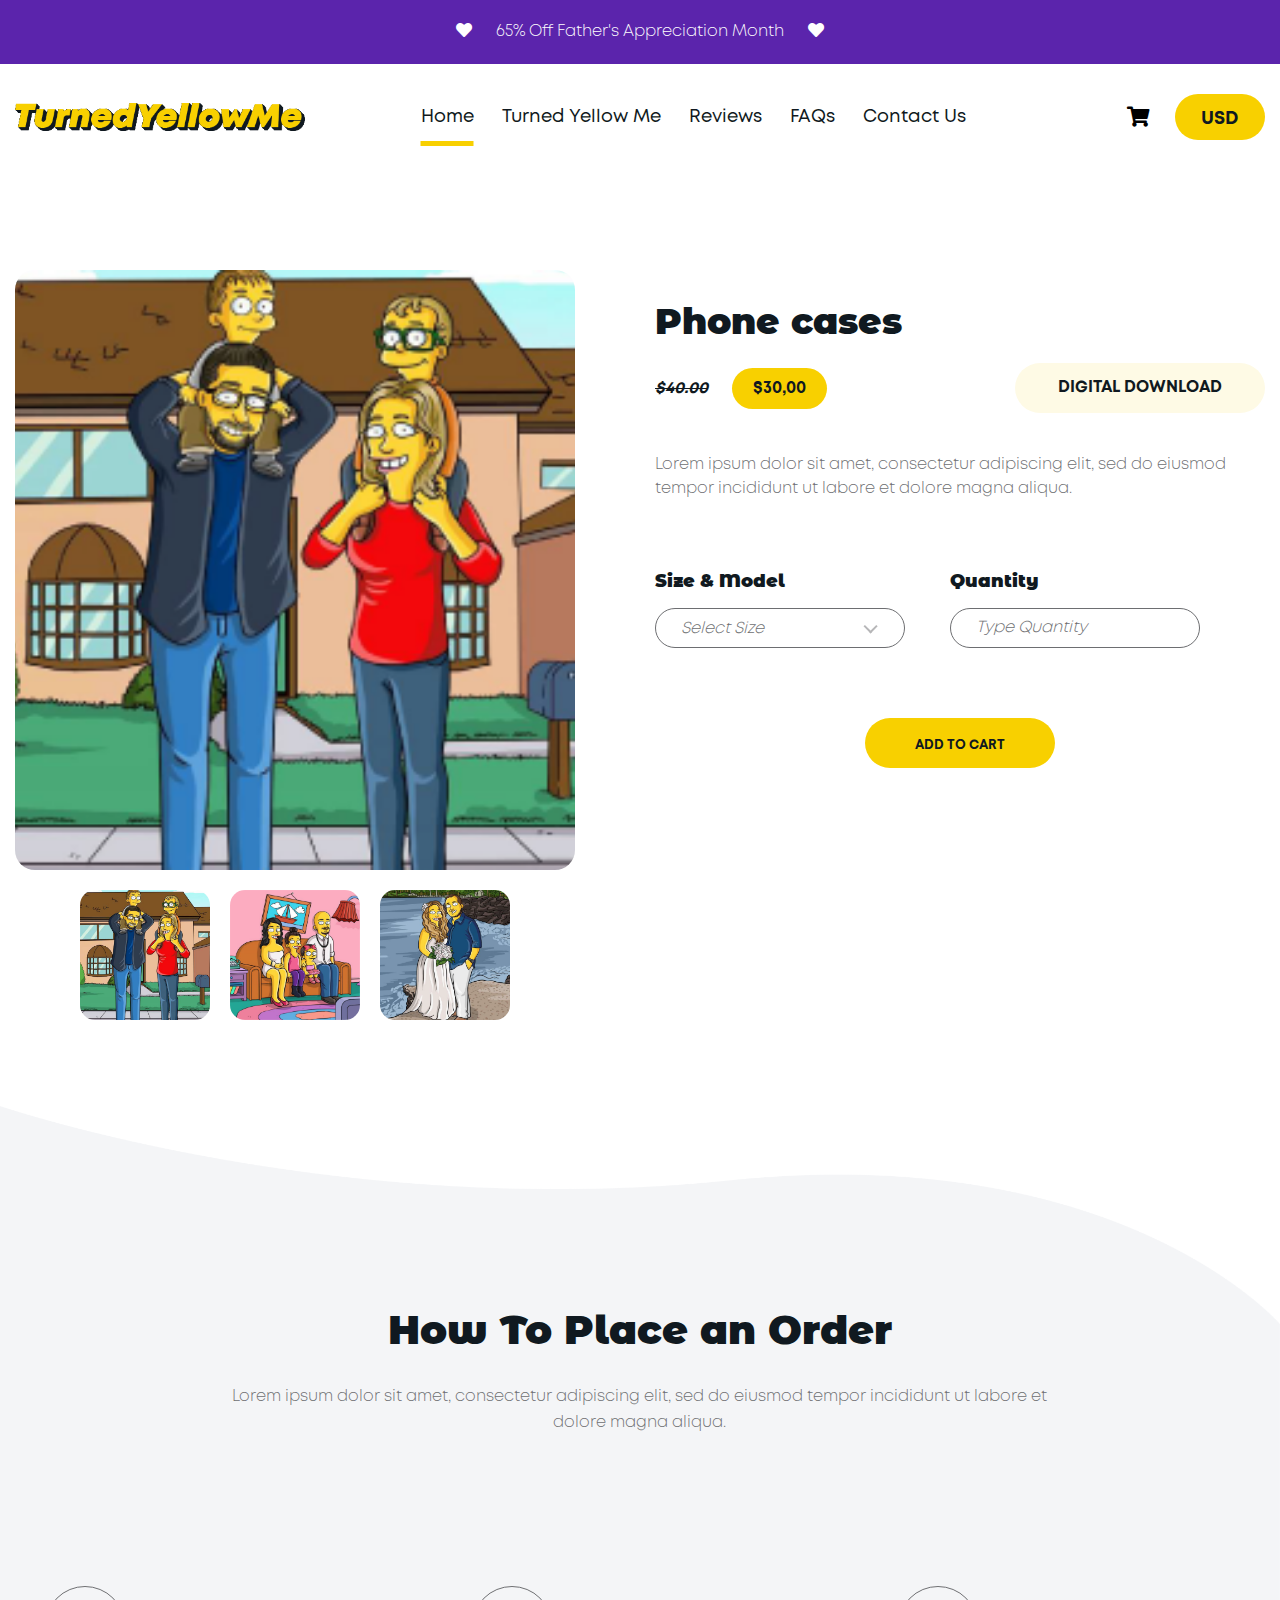
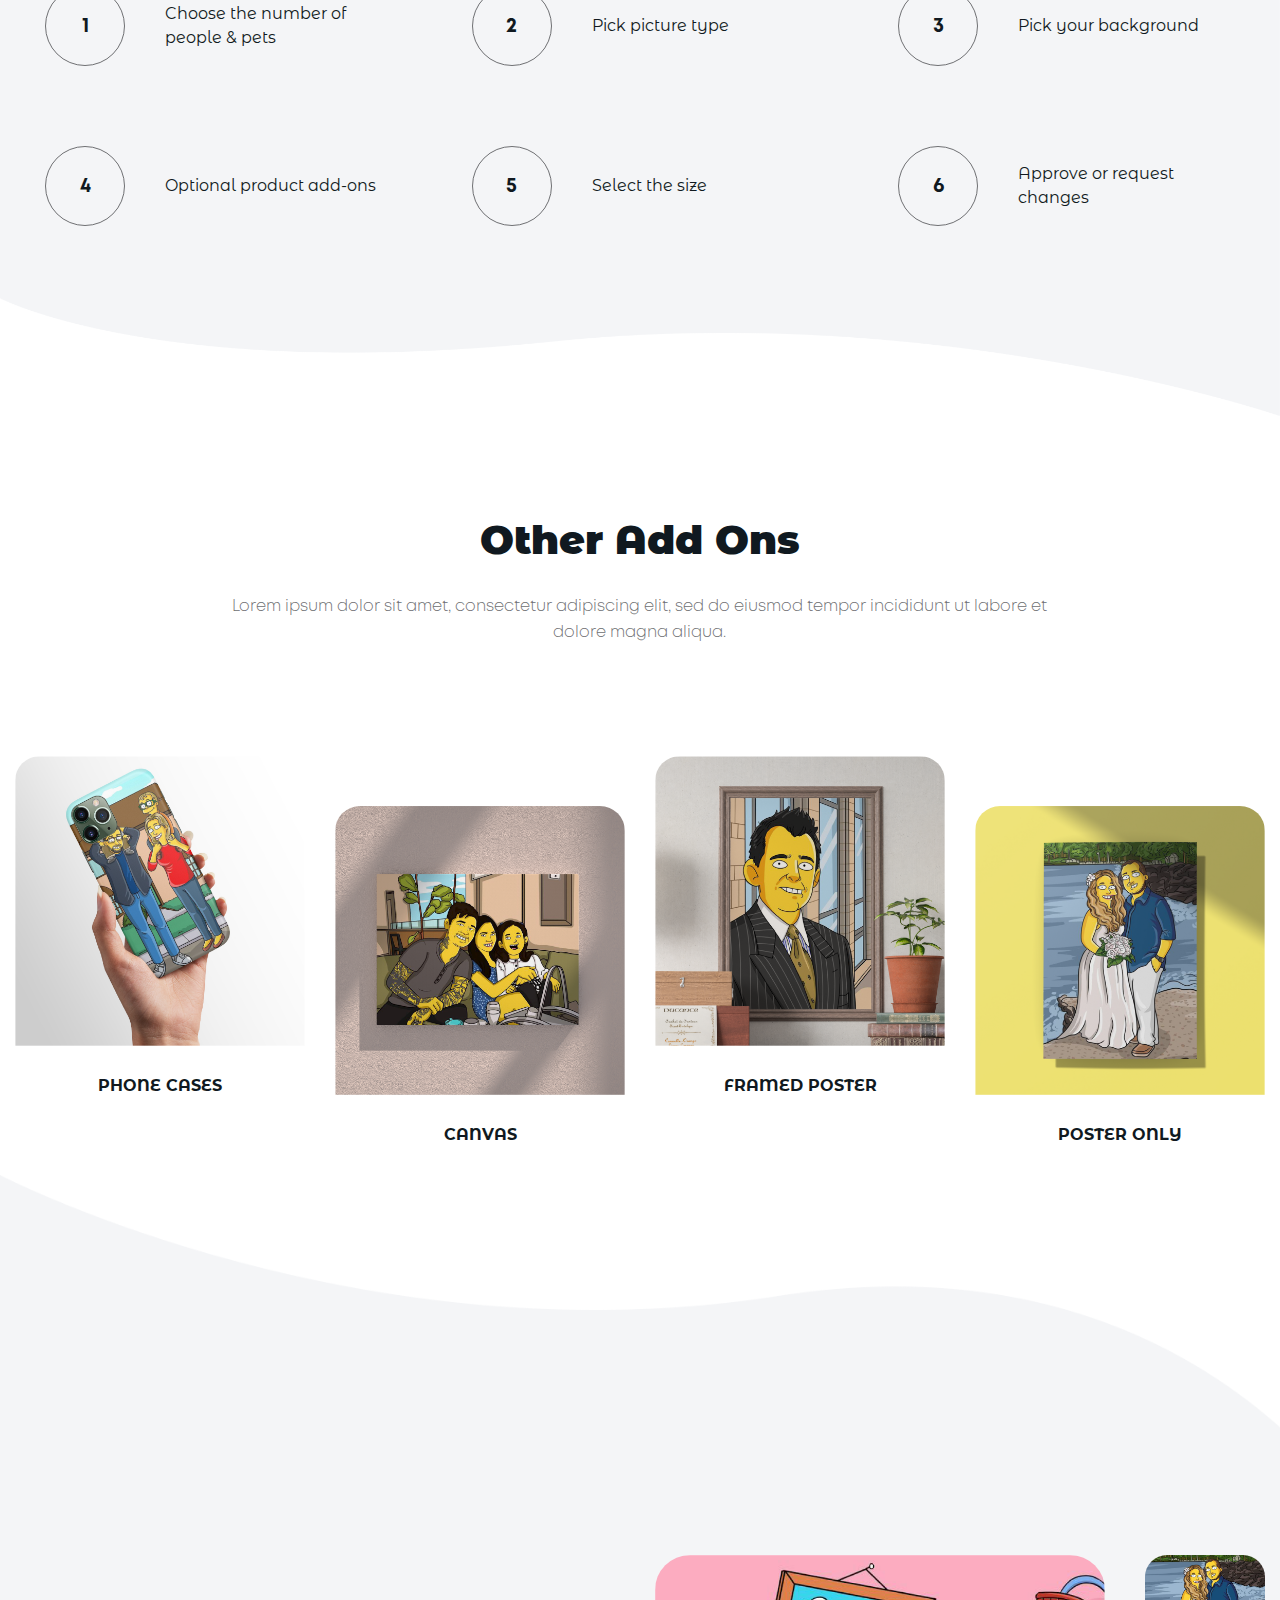
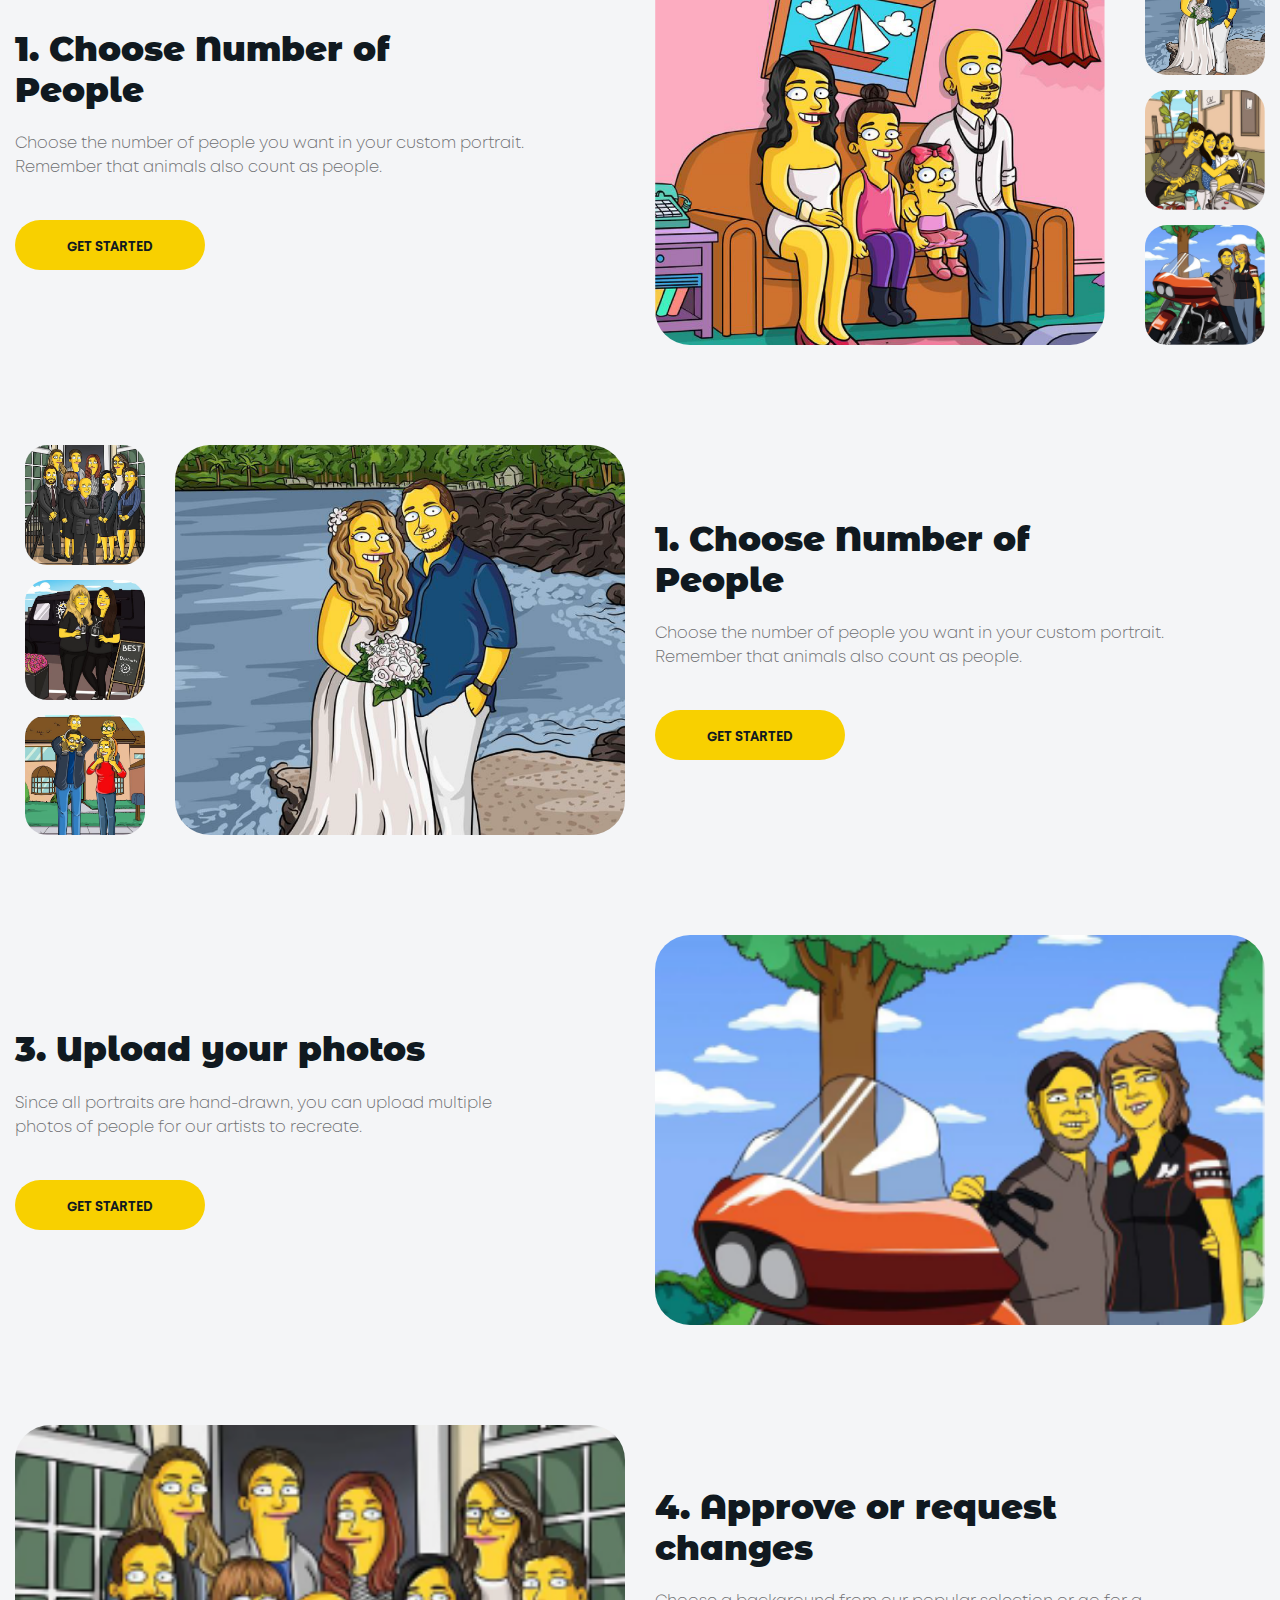
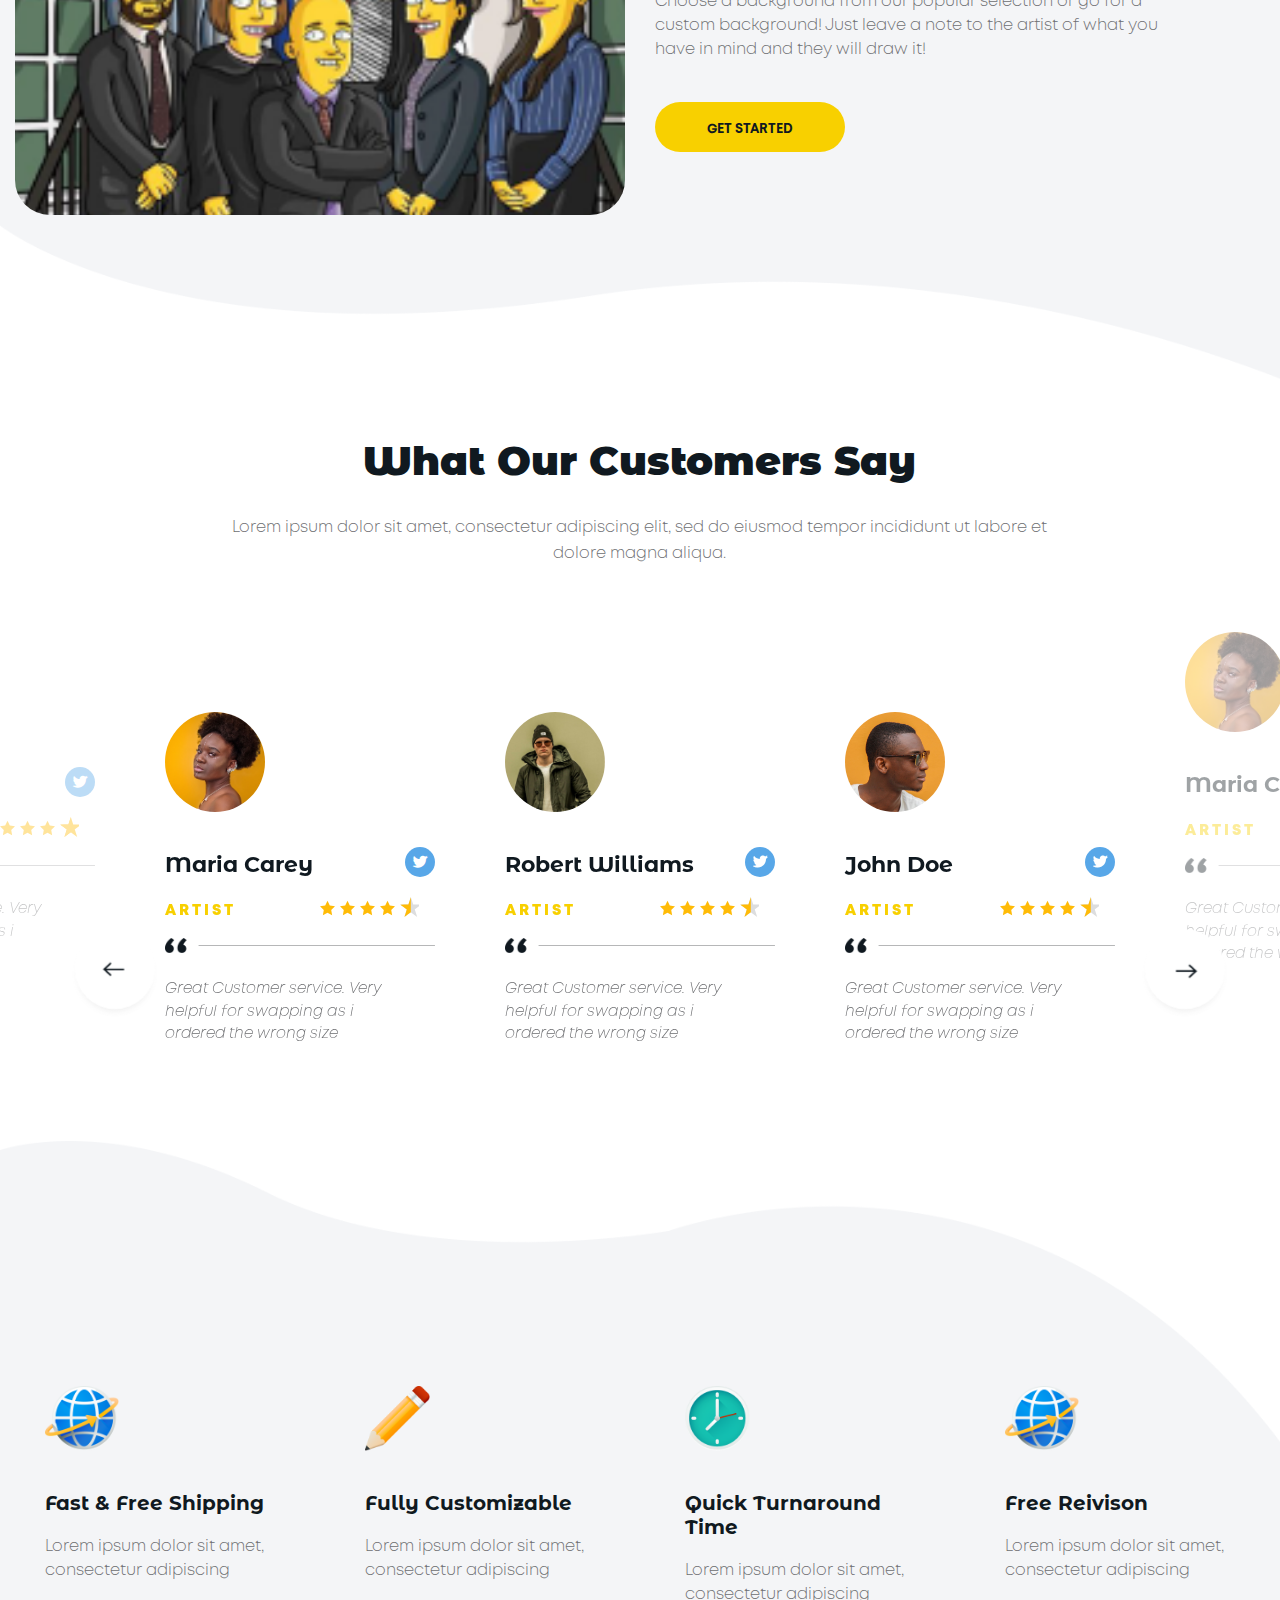
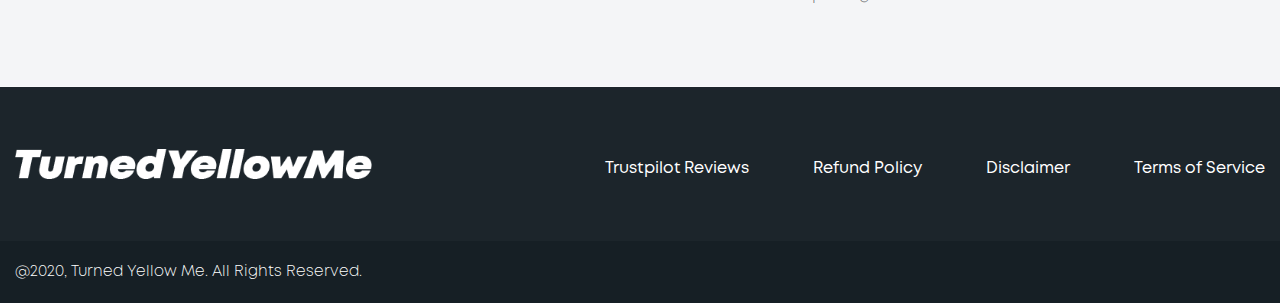
<file: addones.html>
<!doctype html>
<html class="no-js" lang="">
    <head>
        <meta charset="utf-8">
        <meta http-equiv="x-ua-compatible" content="ie=edge">
        <title>Add ons</title>
        <meta name="description" content="">
        <meta name="viewport" content="width=device-width, initial-scale=1"> 
		<link rel="shortcut icon" type="image/x-icon" href="assets/img/favicon.jpg">
        <!-- Place favicon.ico in the root directory -->
        
		<!-- CSS here -->
        <link rel="stylesheet" href="assets/css/bootstrap.min.css">
        <link rel="stylesheet" href="assets/css/owl.carousel.min.css">  
        <link rel="stylesheet" href="assets/css/fontawesome.css"> 
        <link rel="stylesheet" href="assets/css/all.min.css">  
        <link rel="stylesheet" href="assets/css/slick.css"> 
        <link rel="stylesheet" href="assets/css/nice-select.css"> 
        <link rel="stylesheet" href="assets/css/nice-number.css"> 
        <link rel="stylesheet" href="assets/css/style.css">
        <link rel="stylesheet" href="assets/css/responsive.css">
    </head>
    <body>

        
        <!--preloader start-->
        <div id='preloader'>
            <div id='loader'></div>
            </div>
         <!--preloader end-->


        <!-- Header-area START -->
        <div class="Header-area">
            <div class="header-top">
                <div class="container">
                    <div class="row">
                        <div class="col-lg-12 text-center">
                            <p><span><i class="fas fa-heart"></i></span> 65% Off Father's Appreciation Month <span><i class="fas fa-heart"></i></span></p>
                        </div>
                    </div>
                </div>
            </div>
            <div class="header-main">
                <div class="container">
                    <div class="row align-items-center">
                        <div class="col-2 d-block d-lg-none">
                            <div class="menu-icon">
                                <div class="in-mobile"> 
                                    <a href="javascript:void(0)" class="humg-btn"><span></span></a> 
                                </div> 
                            </div>
                        </div>
                        <div class="col-lg-3 col-8">
                            <div class="logo-area">
                                <a href="index.html"><img src="assets/img/logo.png" alt=""></a>
                            </div>
                        </div>
                        <div class="col-lg-7 d-none d-lg-block text-center">
                            <div class="menu-area">
                                <nav>
                                    <ul>
                                        <li class="active"><a href="index.html">Home</a></li>
                                        <li><a href="#">Turned Yellow Me</a></li>
                                        <li><a href="#">Reviews</a></li>
                                        <li><a href="faq.html">FAQs</a></li>
                                        <li><a href="contact.html">Contact Us</a></li>
                                    </ul>
                                </nav>
                            </div>
                        </div>
                        <div class="col-lg-2 col-2 text-right">
                            <div class="header-action">
                                <ul>
                                    <li><a href="#"><i class="fas fa-shopping-cart"></i></a></li>
                                    <li>
                                        <select>
                                            <option>usd</option>
                                            <option>aud</option>
                                            <option>cud</option>
                                        </select>
                                    </li>
                                </ul>
                            </div>
                        </div>
                    </div>
                </div>
            </div>
        </div>
         <!-- mobile-menu -->
         <div class="mobile-menu">
            <a href="javascript:void(0)" class="humg-btn"><span></span></a>
            <a href="index.html" class="logo"><img src="assets/img/logo.png" alt=""></a>
            <nav>
                <ul>
                    <li class="active"><a href="index.html">Home</a></li>
                    <li><a href="#">Turned Yellow Me</a></li>
                    <li><a href="#">Reviews</a></li>
                    <li><a href="faq.html">FAQs</a></li>
                    <li><a href="contact.html">Contact Us</a></li>
                </ul>
            </nav> 
        </div> 
        <!-- Header-area END -->
         
 

        <!-- main START -->
        <main>

             <!-- product-detailse START -->
             <div class="product-detailse">
                 <div class="container">
                     <div class="row">
                        <div class="col-lg-6"> 
                            <div class="img-gellery product-imgs"> 
                                <div class="tab-content images-gellerys" id="pills-tabContent">
                                    <div class="tab-pane fade show active" id="pills-first" role="tabpanel" aria-labelledby="pills-first-tab"><img src="assets/img/addOns/product-imgs/display.png" alt=""></div>
                                    <div class="tab-pane fade" id="pills-second" role="tabpanel" aria-labelledby="pills-second-tab"><img src="assets/img/addOns/product-imgs/p.png" alt=""></div>
                                    <div class="tab-pane fade" id="pills-thired" role="tabpanel" aria-labelledby="pills-thired-tab"><img src="assets/img/addOns/product-imgs/p2.png" alt=""></div>
                                </div>
                                <ul class="nav nav-pills mb-3" id="pills-tab" role="tablist"> 
                                    <li class="nav-item">
                                        <a class="nav-link active" id="pills-first-tab" data-toggle="pill" href="#pills-first" role="tab" aria-controls="pills-first" aria-selected="true"><img src="assets/img/addOns/product-imgs/display.png" alt=""></a>
                                    </li> 
                                    <li class="nav-item">
                                        <a class="nav-link" id="pills-second-tab" data-toggle="pill" href="#pills-second" role="tab" aria-controls="pills-second" aria-selected="false"><img src="assets/img/addOns/product-imgs/p.png" alt=""></a>
                                    </li> 
                                    <li class="nav-item">
                                        <a class="nav-link" id="pills-thired-tab" data-toggle="pill" href="#pills-thired" role="tab" aria-controls="pills-thired" aria-selected="false"><img src="assets/img/addOns/product-imgs/p2.png" alt=""></a>
                                    </li> 
                                </ul>
                            </div>  
                        </div>
                        <div class="col-lg-6">
                            <div class="paying-detailse">
                                <h3>Phone cases</h3>
                                <h5>
                                    <div class="price"><del><i>$40.00</i></del> <span>$30,00</span> </div>
                                    <a href="#">digital download</a>
                                </h5>
                                <p>Lorem ipsum dolor sit amet, consectetur adipiscing elit, sed do eiusmod tempor incididunt ut labore et dolore magna aliqua.</p>
                                <ul>
                                    <li>
                                        <h4>Size & Model</h4>
                                        <select>
                                            <option>Select Size</option>
                                            <option>Select Size</option>
                                            <option>Select Size</option>
                                            <option>Select Size</option>
                                            <option>Select Size</option>
                                            <option>Select Size</option>
                                            <option>Select Size</option>
                                        </select>
                                    </li>
                                    <li>
                                        <h4>Quantity</h4>
                                        <input type="text" placeholder="Type Quantity">
                                    </li>
                                </ul>
                                <a href="#" class="theme-btn">add to cart</a>
                            </div>
                        </div>
                     </div>
                 </div>
             </div>
             <!-- product-detailse END -->

             <!-- order-steps START -->
             <div class="order-steps">
                 <div class="container">

                    <!-- section-title -->
                    <div class="row">
                        <div class="col-md-8 offset-md-2 text-center">
                            <div class="section-title">
                                <h1>How To Place an Order</h1> 
                                <span>Lorem ipsum dolor sit amet, consectetur adipiscing elit, sed do eiusmod tempor incididunt ut labore et dolore magna aliqua.</span>
                            </div>
                        </div>
                    </div>

                    <!-- steps -->
                     <div class="row">
                         <div class="col-lg-4 col-md-6">
                             <div class="order-single-blk">
                                <span>1</span>
                                <p>Choose the number of
                                    people & pets</p>
                             </div>
                         </div>
                         <div class="col-lg-4 col-md-6">
                             <div class="order-single-blk">
                                <span>2</span>
                                <p>Pick picture type</p>
                             </div>
                         </div>
                         <div class="col-lg-4 col-md-6">
                             <div class="order-single-blk">
                                <span>3</span>
                                <p>Pick your background</p>
                             </div>
                         </div>
                         <div class="col-lg-4 col-md-6">
                             <div class="order-single-blk">
                                <span>4</span>
                                <p>Optional product add-ons</p>
                             </div>
                         </div>
                         <div class="col-lg-4 col-md-6">
                             <div class="order-single-blk">
                                <span>5</span>
                                <p>Select the size</p>
                             </div>
                         </div>
                         <div class="col-lg-4 col-md-6">
                             <div class="order-single-blk">
                                <span>6</span>
                                <p>Approve or request
                                    changes</p>
                             </div>
                         </div>
                     </div>

                 </div>
             </div>
             <!-- order-steps END -->

             <!-- addOns-area START -->
             <div class="addOns-area ">
                 <div class="container">
                    <!-- section-title -->
                    <div class="row">
                        <div class="col-md-8 offset-md-2 text-center">
                            <div class="section-title">
                                <h1>Other Add Ons</h1> 
                                <span>Lorem ipsum dolor sit amet, consectetur adipiscing elit, sed do eiusmod tempor incididunt ut labore et dolore magna aliqua.</span>
                            </div>
                        </div>
                    </div>

                    <!-- addOns -->
                     <div class="row">
                         <div class="col-lg-3 col-md-6">
                             <div class="addOns-blk">
                                 <img src="assets/img/addOns/addOns/1.png" alt="">
                                 <h4>Phone Cases</h4>
                             </div>
                         </div>
                         <div class="col-lg-3 mt-100 col-md-6">
                             <div class="addOns-blk">
                                 <img src="assets/img/addOns/addOns/2.png" alt="">
                                 <h4>Canvas</h4>
                             </div>
                         </div>
                         <div class="col-lg-3 col-md-6">
                             <div class="addOns-blk">
                                 <img src="assets/img/addOns/addOns/3.png" alt="">
                                 <h4>Framed Poster</h4>
                             </div>
                         </div>
                         <div class="col-lg-3 mt-100 col-md-6">
                             <div class="addOns-blk">
                                 <img src="assets/img/addOns/addOns/4.png" alt="">
                                 <h4>Poster Only</h4>
                             </div>
                         </div>
                     </div>

                 </div>
             </div>
             <!-- addOns-area END --> 


            <!-- gallery-area START --> 
                <div class="gallery-area addOns" style="background-image: url(assets/img/bac-snape-big.png);"> 
                    <div class="container">

                        <!-- gallery -->
                        <div class="geller-blk"> 
                            <div class="row align-items-center">
                                <div class="col-lg-6 d-none d-lg-block">
                                    <div class="gallery-wrp">
                                        <h3>1. Choose Number of People</h3>
                                        <p>Choose the number of people you want in your custom portrait. Remember that animals also count as people.</p>
                                        <a href="#" class="theme-btn">get STARTED</a>
                                    </div>
                                </div>
                                <div class="col-lg-6">
                                    <div class="gallery">
                                        <div class="row">
                                            <div class="col-lg-9">
                                                <div class="big-img">
                                                    <img src="assets/img/home/img-gallery/g.png" alt="">
                                                </div>
                                            </div>
                                            <div class="col-lg-3">
                                                <div class="sm-imgs">
                                                    <div class="row">
                                                        <div class="col-lg-12 col-4">
                                                            <img src="assets/img/home/img-gallery/g1.1.png" alt="">
                                                        </div>
                                                        <div class="col-lg-12 col-4">
                                                            <img src="assets/img/home/img-gallery/g1.2.png" alt="">
                                                        </div>
                                                        <div class="col-lg-12 col-4">
                                                            <img class="bottom-img" src="assets/img/home/img-gallery/g1.3.png" alt="">
                                                        </div>
                                                    </div>
                                                </div>
                                            </div>
                                        </div>
                                    </div>
                                </div> 
                                <div class="col-lg-6 d-block d-lg-none">
                                    <div class="gallery-wrp">
                                        <h3>1. Choose Number of People</h3>
                                        <p>Choose the number of people you want in your custom portrait. Remember that animals also count as people.</p>
                                        <a href="#" class="theme-btn">get STARTED</a>
                                    </div>
                                </div>
                            </div>
                        </div>
                        <!-- gallery -->
                        <div class="geller-blk mt-225"> 
                            <div class="row align-items-center">
                                <div class="col-lg-6">
                                    <div class="gallery">
                                        <div class="row"> 
                                            <div class="col-lg-3 d-none d-lg-block">
                                                <div class="sm-imgs">
                                                    <div class="row">
                                                        <div class="col-lg-12 col-4">
                                                            <img src="assets/img/home/img-gallery/g2.1.png" alt="">
                                                        </div>
                                                        <div class="col-lg-12 col-4">
                                                            <img src="assets/img/home/img-gallery/g2.2.png" alt="">
                                                        </div>
                                                        <div class="col-lg-12 col-4">
                                                            <img class="bottom-img" src="assets/img/home/img-gallery/g2.3.png" alt="">
                                                        </div>
                                                    </div>
                                                </div>
                                            </div>
                                            <div class="col-lg-9">
                                                <div class="big-img">
                                                    <img src="assets/img/home/img-gallery/g2.png" alt="">
                                                </div>
                                            </div>
                                            <div class="col-lg-3 d-block d-lg-none">
                                                <div class="sm-imgs">
                                                    <div class="row">
                                                        <div class="col-lg-12 col-4">
                                                            <img src="assets/img/home/img-gallery/g2.1.png" alt="">
                                                        </div>
                                                        <div class="col-lg-12 col-4">
                                                            <img src="assets/img/home/img-gallery/g2.2.png" alt="">
                                                        </div>
                                                        <div class="col-lg-12 col-4">
                                                            <img class="bottom-img" src="assets/img/home/img-gallery/g2.3.png" alt="">
                                                        </div>
                                                    </div>
                                                </div>
                                            </div>
                                        </div>
                                    </div>
                                </div>
                                <div class="col-lg-6">
                                    <div class="gallery-wrp">
                                        <h3>1. Choose Number of People</h3>
                                        <p>Choose the number of people you want in your custom portrait. Remember that animals also count as people.</p>
                                        <a href="#" class="theme-btn">get STARTED</a>
                                    </div>
                                </div>
                            </div>
                        </div>

                        <!-- gallery -->
                        <div class="geller-blk mt-225 single"> 
                            <div class="row align-items-center">
                                <div class="col-lg-6 d-none d-lg-block">
                                    <div class="gallery-wrp">
                                        <h3>3. Upload your photos</h3>
                                        <p>Since all portraits are hand-drawn, you can upload multiple photos of people for our artists to recreate.</p>
                                        <a href="#" class="theme-btn">get STARTED</a>
                                    </div>
                                </div>
                                <div class="col-lg-6">
                                    <div class="gallery">
                                        <div class="big-img">
                                            <img src="assets/img/home/img-gallery/g1.3.png" alt="">
                                        </div>
                                    </div>
                                </div>
                                <div class="col-lg-6 d-block d-lg-none">
                                    <div class="gallery-wrp">
                                        <h3>3. Upload your photos</h3>
                                        <p>Since all portraits are hand-drawn, you can upload multiple photos of people for our artists to recreate.</p>
                                        <a href="#" class="theme-btn">get STARTED</a>
                                    </div>
                                </div>
                            </div>
                        </div>
                        <!-- gallery -->
                        <div class="geller-blk mt-225 single"> 
                            <div class="row align-items-center">
                                <div class="col-lg-6">
                                    <div class="gallery">
                                        <div class="big-img">
                                            <img src="assets/img/home/img-gallery/g2.1.png" alt="">
                                        </div>
                                    </div>
                                </div>
                                <div class="col-lg-6">
                                    <div class="gallery-wrp">
                                        <h3>4. Approve or request changes</h3>
                                        <p>Choose a background from our popular selection or go for a custom background! Just leave a note to the artist of what you have in mind and they will draw it!</p>
                                        <a href="#" class="theme-btn">get STARTED</a>
                                    </div>
                                </div>
                            </div>
                        </div>


                    </div>
                </div>    
            <!-- gallery-area END -->

            
            <!-- testimonail-area START -->
            <div class="testimonail-area">
                <div class="container">

                    <!-- section-title -->
                    <div class="row">
                        <div class="col-lg-8 offset-lg-2 col-md-8 offset-md-2 text-center">
                            <div class="section-title">
                                <h1>What Our Customers Say</h1> 
                                <span>Lorem ipsum dolor sit amet, consectetur adipiscing elit, sed do eiusmod tempor incididunt ut labore et dolore magna aliqua.</span>
                            </div>
                        </div>
                    </div> 
                    <!-- slider -->
                    <div class="row">
                        <div class="col-lg-12"> 
                            <div class="testimonial-slider slider-active">
                                <div class="slider-item">
                                    <img src="assets/img/home/testimonial/client.png" alt="">
                                    <h4>Maria Carey <span><i class="fab fa-twitter"></i></span></h4>
                                    <h5><b>ARTIST</b>
                                        <ul>
                                            <li>
<svg xmlns="http://www.w3.org/2000/svg" width="24" height="24" viewBox="0 0 24 24"><path d="M12 .587l3.668 7.568 8.332 1.151-6.064 5.828 1.48 8.279-7.416-3.967-7.417 3.967 1.481-8.279-6.064-5.828 8.332-1.151z"/></svg></li>
                                            <li>
<svg xmlns="http://www.w3.org/2000/svg" width="24" height="24" viewBox="0 0 24 24"><path d="M12 .587l3.668 7.568 8.332 1.151-6.064 5.828 1.48 8.279-7.416-3.967-7.417 3.967 1.481-8.279-6.064-5.828 8.332-1.151z"/></svg></li>
                                            <li>
<svg xmlns="http://www.w3.org/2000/svg" width="24" height="24" viewBox="0 0 24 24"><path d="M12 .587l3.668 7.568 8.332 1.151-6.064 5.828 1.48 8.279-7.416-3.967-7.417 3.967 1.481-8.279-6.064-5.828 8.332-1.151z"/></svg></li>
                                            <li>
<svg xmlns="http://www.w3.org/2000/svg" width="24" height="24" viewBox="0 0 24 24"><path d="M12 .587l3.668 7.568 8.332 1.151-6.064 5.828 1.48 8.279-7.416-3.967-7.417 3.967 1.481-8.279-6.064-5.828 8.332-1.151z"/></svg></li>
                                            <li class="last-icon">
                                                <?xml version="1.0" encoding="UTF-8" standalone="no"?>
                                                <svg
                                                   xmlns:dc="http://purl.org/dc/elements/1.1/"
                                                   xmlns:cc="http://creativecommons.org/ns#"
                                                   xmlns:rdf="http://www.w3.org/1999/02/22-rdf-syntax-ns#"
                                                   xmlns:svg="http://www.w3.org/2000/svg"
                                                   xmlns="http://www.w3.org/2000/svg"
                                                   id="svg838"
                                                   version="1.1" >
                                                  <metadata
                                                     id="metadata844">
                                                    <rdf:RDF>
                                                      <cc:Work
                                                         rdf:about="">
                                                        <dc:format>image/svg+xml</dc:format>
                                                        <dc:type
                                                           rdf:resource="http://purl.org/dc/dcmitype/StillImage" />
                                                        <dc:title></dc:title>
                                                      </cc:Work>
                                                    </rdf:RDF>
                                                  </metadata>
                                                  <defs
                                                     id="defs842" />
                                                  <path
                                                     id="path836"
                                                     fill="#808080"
                                                     d="M54,5 86,105 1,43H107L22,105" />
                                                  <path
                                                     id="path5095"
                                                     d="M 22.311793,104.29195 C 23.134178,102.13045 34.127272,67.235826 34.033591,67.084245 33.962526,66.96926 26.59302,61.542499 17.656914,55.024775 L 1.4094448,43.174368 l 20.2670882,-0.061 20.267088,-0.061 5.925073,-18.583072 C 51.127483,14.248607 53.858762,5.8082288 53.938205,5.7128998 l 0.07292,75.8131522 -15.805299,11.528606 c -8.692915,6.340736 -15.850203,11.528612 -15.905084,11.528612 -0.05488,0 -0.04991,-0.13109 0.01105,-0.29132 z"
                                                     style="color:#000000;clip-rule:nonzero;display:inline;overflow:visible;visibility:visible;opacity:1;isolation:auto;mix-blend-mode:normal;color-interpolation:sRGB;color-interpolation-filters:linearRGB;solid-color:#000000;solid-opacity:1;fill:#FFBB0B;fill-opacity:1;fill-rule:evenodd;stroke:none;stroke-width:0.69915253;stroke-linecap:round;stroke-linejoin:round;stroke-miterlimit:4;stroke-dasharray:none;stroke-dashoffset:0;stroke-opacity:1;color-rendering:auto;image-rendering:auto;shape-rendering:auto;text-rendering:auto;enable-background:accumulate" />
                                                </svg>
                                            </li>
                                        </ul>
                                    </h5>
                                    <img class="snape" src="assets/img/home/testimonial/snape.png" alt="">
                                    <p>Great Customer service. Very helpful for swapping as i ordered the wrong size</p>
                                </div>
                                <div class="slider-item">
                                    <img src="assets/img/home/testimonial/client2.png" alt="">
                                    <h4>Robert Williams <span><i class="fab fa-twitter"></i></span></h4>
                                    <h5><b>ARTIST</b>
                                        <ul>
                                            <li>
<svg xmlns="http://www.w3.org/2000/svg" width="24" height="24" viewBox="0 0 24 24"><path d="M12 .587l3.668 7.568 8.332 1.151-6.064 5.828 1.48 8.279-7.416-3.967-7.417 3.967 1.481-8.279-6.064-5.828 8.332-1.151z"/></svg></li>
                                            <li>
<svg xmlns="http://www.w3.org/2000/svg" width="24" height="24" viewBox="0 0 24 24"><path d="M12 .587l3.668 7.568 8.332 1.151-6.064 5.828 1.48 8.279-7.416-3.967-7.417 3.967 1.481-8.279-6.064-5.828 8.332-1.151z"/></svg></li>
                                            <li>
<svg xmlns="http://www.w3.org/2000/svg" width="24" height="24" viewBox="0 0 24 24"><path d="M12 .587l3.668 7.568 8.332 1.151-6.064 5.828 1.48 8.279-7.416-3.967-7.417 3.967 1.481-8.279-6.064-5.828 8.332-1.151z"/></svg></li>
                                            <li>
<svg xmlns="http://www.w3.org/2000/svg" width="24" height="24" viewBox="0 0 24 24"><path d="M12 .587l3.668 7.568 8.332 1.151-6.064 5.828 1.48 8.279-7.416-3.967-7.417 3.967 1.481-8.279-6.064-5.828 8.332-1.151z"/></svg></li>
                                            <li class="last-icon">
                                                <?xml version="1.0" encoding="UTF-8" standalone="no"?>
                                                <svg
                                                   xmlns:dc="http://purl.org/dc/elements/1.1/"
                                                   xmlns:cc="http://creativecommons.org/ns#"
                                                   xmlns:rdf="http://www.w3.org/1999/02/22-rdf-syntax-ns#"
                                                   xmlns:svg="http://www.w3.org/2000/svg"
                                                   xmlns="http://www.w3.org/2000/svg"
                                                   id="svg838"
                                                   version="1.1" >
                                                  <metadata
                                                     id="metadata844">
                                                    <rdf:RDF>
                                                      <cc:Work
                                                         rdf:about="">
                                                        <dc:format>image/svg+xml</dc:format>
                                                        <dc:type
                                                           rdf:resource="http://purl.org/dc/dcmitype/StillImage" />
                                                        <dc:title></dc:title>
                                                      </cc:Work>
                                                    </rdf:RDF>
                                                  </metadata>
                                                  <defs
                                                     id="defs842" />
                                                  <path
                                                     id="path836"
                                                     fill="#808080"
                                                     d="M54,5 86,105 1,43H107L22,105" />
                                                  <path
                                                     id="path5095"
                                                     d="M 22.311793,104.29195 C 23.134178,102.13045 34.127272,67.235826 34.033591,67.084245 33.962526,66.96926 26.59302,61.542499 17.656914,55.024775 L 1.4094448,43.174368 l 20.2670882,-0.061 20.267088,-0.061 5.925073,-18.583072 C 51.127483,14.248607 53.858762,5.8082288 53.938205,5.7128998 l 0.07292,75.8131522 -15.805299,11.528606 c -8.692915,6.340736 -15.850203,11.528612 -15.905084,11.528612 -0.05488,0 -0.04991,-0.13109 0.01105,-0.29132 z"
                                                     style="color:#000000;clip-rule:nonzero;display:inline;overflow:visible;visibility:visible;opacity:1;isolation:auto;mix-blend-mode:normal;color-interpolation:sRGB;color-interpolation-filters:linearRGB;solid-color:#000000;solid-opacity:1;fill:#FFBB0B;fill-opacity:1;fill-rule:evenodd;stroke:none;stroke-width:0.69915253;stroke-linecap:round;stroke-linejoin:round;stroke-miterlimit:4;stroke-dasharray:none;stroke-dashoffset:0;stroke-opacity:1;color-rendering:auto;image-rendering:auto;shape-rendering:auto;text-rendering:auto;enable-background:accumulate" />
                                                </svg>
                                            </li>
                                        </ul>
                                    </h5>
                                    <img class="snape" src="assets/img/home/testimonial/snape.png" alt="">
                                    <p>Great Customer service. Very helpful for swapping as i ordered the wrong size</p>
                                </div>
                                <div class="slider-item">
                                    <img src="assets/img/home/testimonial/client3.png" alt="">
                                    <h4>John Doe <span><i class="fab fa-twitter"></i></span></h4>
                                    <h5><b>ARTIST</b>
                                        <ul>
                                            <li>
<svg xmlns="http://www.w3.org/2000/svg" width="24" height="24" viewBox="0 0 24 24"><path d="M12 .587l3.668 7.568 8.332 1.151-6.064 5.828 1.48 8.279-7.416-3.967-7.417 3.967 1.481-8.279-6.064-5.828 8.332-1.151z"/></svg></li>
                                            <li>
<svg xmlns="http://www.w3.org/2000/svg" width="24" height="24" viewBox="0 0 24 24"><path d="M12 .587l3.668 7.568 8.332 1.151-6.064 5.828 1.48 8.279-7.416-3.967-7.417 3.967 1.481-8.279-6.064-5.828 8.332-1.151z"/></svg></li>
                                            <li>
<svg xmlns="http://www.w3.org/2000/svg" width="24" height="24" viewBox="0 0 24 24"><path d="M12 .587l3.668 7.568 8.332 1.151-6.064 5.828 1.48 8.279-7.416-3.967-7.417 3.967 1.481-8.279-6.064-5.828 8.332-1.151z"/></svg></li>
                                            <li>
<svg xmlns="http://www.w3.org/2000/svg" width="24" height="24" viewBox="0 0 24 24"><path d="M12 .587l3.668 7.568 8.332 1.151-6.064 5.828 1.48 8.279-7.416-3.967-7.417 3.967 1.481-8.279-6.064-5.828 8.332-1.151z"/></svg></li>
                                            <li class="last-icon">
                                                <?xml version="1.0" encoding="UTF-8" standalone="no"?>
                                                <svg
                                                   xmlns:dc="http://purl.org/dc/elements/1.1/"
                                                   xmlns:cc="http://creativecommons.org/ns#"
                                                   xmlns:rdf="http://www.w3.org/1999/02/22-rdf-syntax-ns#"
                                                   xmlns:svg="http://www.w3.org/2000/svg"
                                                   xmlns="http://www.w3.org/2000/svg"
                                                   id="svg838"
                                                   version="1.1" >
                                                  <metadata
                                                     id="metadata844">
                                                    <rdf:RDF>
                                                      <cc:Work
                                                         rdf:about="">
                                                        <dc:format>image/svg+xml</dc:format>
                                                        <dc:type
                                                           rdf:resource="http://purl.org/dc/dcmitype/StillImage" />
                                                        <dc:title></dc:title>
                                                      </cc:Work>
                                                    </rdf:RDF>
                                                  </metadata>
                                                  <defs
                                                     id="defs842" />
                                                  <path
                                                     id="path836"
                                                     fill="#808080"
                                                     d="M54,5 86,105 1,43H107L22,105" />
                                                  <path
                                                     id="path5095"
                                                     d="M 22.311793,104.29195 C 23.134178,102.13045 34.127272,67.235826 34.033591,67.084245 33.962526,66.96926 26.59302,61.542499 17.656914,55.024775 L 1.4094448,43.174368 l 20.2670882,-0.061 20.267088,-0.061 5.925073,-18.583072 C 51.127483,14.248607 53.858762,5.8082288 53.938205,5.7128998 l 0.07292,75.8131522 -15.805299,11.528606 c -8.692915,6.340736 -15.850203,11.528612 -15.905084,11.528612 -0.05488,0 -0.04991,-0.13109 0.01105,-0.29132 z"
                                                     style="color:#000000;clip-rule:nonzero;display:inline;overflow:visible;visibility:visible;opacity:1;isolation:auto;mix-blend-mode:normal;color-interpolation:sRGB;color-interpolation-filters:linearRGB;solid-color:#000000;solid-opacity:1;fill:#FFBB0B;fill-opacity:1;fill-rule:evenodd;stroke:none;stroke-width:0.69915253;stroke-linecap:round;stroke-linejoin:round;stroke-miterlimit:4;stroke-dasharray:none;stroke-dashoffset:0;stroke-opacity:1;color-rendering:auto;image-rendering:auto;shape-rendering:auto;text-rendering:auto;enable-background:accumulate" />
                                                </svg>
                                            </li>
                                        </ul>
                                    </h5>
                                    <img class="snape" src="assets/img/home/testimonial/snape.png" alt="">
                                    <p>Great Customer service. Very helpful for swapping as i ordered the wrong size</p>
                                </div>
                                <div class="slider-item">
                                    <img src="assets/img/home/testimonial/client.png" alt="">
                                    <h4>Maria Carey <span><i class="fab fa-twitter"></i></span></h4>
                                    <h5><b>ARTIST</b>
                                        <ul>
                                            <li>
<svg xmlns="http://www.w3.org/2000/svg" width="24" height="24" viewBox="0 0 24 24"><path d="M12 .587l3.668 7.568 8.332 1.151-6.064 5.828 1.48 8.279-7.416-3.967-7.417 3.967 1.481-8.279-6.064-5.828 8.332-1.151z"/></svg></li>
                                            <li>
<svg xmlns="http://www.w3.org/2000/svg" width="24" height="24" viewBox="0 0 24 24"><path d="M12 .587l3.668 7.568 8.332 1.151-6.064 5.828 1.48 8.279-7.416-3.967-7.417 3.967 1.481-8.279-6.064-5.828 8.332-1.151z"/></svg></li>
                                            <li>
<svg xmlns="http://www.w3.org/2000/svg" width="24" height="24" viewBox="0 0 24 24"><path d="M12 .587l3.668 7.568 8.332 1.151-6.064 5.828 1.48 8.279-7.416-3.967-7.417 3.967 1.481-8.279-6.064-5.828 8.332-1.151z"/></svg></li>
                                            <li>
<svg xmlns="http://www.w3.org/2000/svg" width="24" height="24" viewBox="0 0 24 24"><path d="M12 .587l3.668 7.568 8.332 1.151-6.064 5.828 1.48 8.279-7.416-3.967-7.417 3.967 1.481-8.279-6.064-5.828 8.332-1.151z"/></svg></li>
                                            <li class="last-icon">
                                                <?xml version="1.0" encoding="UTF-8" standalone="no"?>
                                                <svg
                                                   xmlns:dc="http://purl.org/dc/elements/1.1/"
                                                   xmlns:cc="http://creativecommons.org/ns#"
                                                   xmlns:rdf="http://www.w3.org/1999/02/22-rdf-syntax-ns#"
                                                   xmlns:svg="http://www.w3.org/2000/svg"
                                                   xmlns="http://www.w3.org/2000/svg"
                                                   id="svg838"
                                                   version="1.1" >
                                                  <metadata
                                                     id="metadata844">
                                                    <rdf:RDF>
                                                      <cc:Work
                                                         rdf:about="">
                                                        <dc:format>image/svg+xml</dc:format>
                                                        <dc:type
                                                           rdf:resource="http://purl.org/dc/dcmitype/StillImage" />
                                                        <dc:title></dc:title>
                                                      </cc:Work>
                                                    </rdf:RDF>
                                                  </metadata>
                                                  <defs
                                                     id="defs842" />
                                                  <path
                                                     id="path836"
                                                     fill="#808080"
                                                     d="M54,5 86,105 1,43H107L22,105" />
                                                  <path
                                                     id="path5095"
                                                     d="M 22.311793,104.29195 C 23.134178,102.13045 34.127272,67.235826 34.033591,67.084245 33.962526,66.96926 26.59302,61.542499 17.656914,55.024775 L 1.4094448,43.174368 l 20.2670882,-0.061 20.267088,-0.061 5.925073,-18.583072 C 51.127483,14.248607 53.858762,5.8082288 53.938205,5.7128998 l 0.07292,75.8131522 -15.805299,11.528606 c -8.692915,6.340736 -15.850203,11.528612 -15.905084,11.528612 -0.05488,0 -0.04991,-0.13109 0.01105,-0.29132 z"
                                                     style="color:#000000;clip-rule:nonzero;display:inline;overflow:visible;visibility:visible;opacity:1;isolation:auto;mix-blend-mode:normal;color-interpolation:sRGB;color-interpolation-filters:linearRGB;solid-color:#000000;solid-opacity:1;fill:#FFBB0B;fill-opacity:1;fill-rule:evenodd;stroke:none;stroke-width:0.69915253;stroke-linecap:round;stroke-linejoin:round;stroke-miterlimit:4;stroke-dasharray:none;stroke-dashoffset:0;stroke-opacity:1;color-rendering:auto;image-rendering:auto;shape-rendering:auto;text-rendering:auto;enable-background:accumulate" />
                                                </svg>
                                            </li>
                                        </ul>
                                    </h5>
                                    <img class="snape" src="assets/img/home/testimonial/snape.png" alt="">
                                    <p>Great Customer service. Very helpful for swapping as i ordered the wrong size</p>
                                </div>
                                <div class="slider-item">
                                    <img src="assets/img/home/testimonial/client2.png" alt="">
                                    <h4>Robert Williams <span><i class="fab fa-twitter"></i></span></h4>
                                    <h5><b>ARTIST</b>
                                        <ul>
                                            <li>
<svg xmlns="http://www.w3.org/2000/svg" width="24" height="24" viewBox="0 0 24 24"><path d="M12 .587l3.668 7.568 8.332 1.151-6.064 5.828 1.48 8.279-7.416-3.967-7.417 3.967 1.481-8.279-6.064-5.828 8.332-1.151z"/></svg></li>
                                            <li>
<svg xmlns="http://www.w3.org/2000/svg" width="24" height="24" viewBox="0 0 24 24"><path d="M12 .587l3.668 7.568 8.332 1.151-6.064 5.828 1.48 8.279-7.416-3.967-7.417 3.967 1.481-8.279-6.064-5.828 8.332-1.151z"/></svg></li>
                                            <li>
<svg xmlns="http://www.w3.org/2000/svg" width="24" height="24" viewBox="0 0 24 24"><path d="M12 .587l3.668 7.568 8.332 1.151-6.064 5.828 1.48 8.279-7.416-3.967-7.417 3.967 1.481-8.279-6.064-5.828 8.332-1.151z"/></svg></li>
                                            <li>
<svg xmlns="http://www.w3.org/2000/svg" width="24" height="24" viewBox="0 0 24 24"><path d="M12 .587l3.668 7.568 8.332 1.151-6.064 5.828 1.48 8.279-7.416-3.967-7.417 3.967 1.481-8.279-6.064-5.828 8.332-1.151z"/></svg></li>
                                            <li class="last-icon">
                                                <?xml version="1.0" encoding="UTF-8" standalone="no"?>
                                                <svg
                                                   xmlns:dc="http://purl.org/dc/elements/1.1/"
                                                   xmlns:cc="http://creativecommons.org/ns#"
                                                   xmlns:rdf="http://www.w3.org/1999/02/22-rdf-syntax-ns#"
                                                   xmlns:svg="http://www.w3.org/2000/svg"
                                                   xmlns="http://www.w3.org/2000/svg"
                                                   id="svg838"
                                                   version="1.1" >
                                                  <metadata
                                                     id="metadata844">
                                                    <rdf:RDF>
                                                      <cc:Work
                                                         rdf:about="">
                                                        <dc:format>image/svg+xml</dc:format>
                                                        <dc:type
                                                           rdf:resource="http://purl.org/dc/dcmitype/StillImage" />
                                                        <dc:title></dc:title>
                                                      </cc:Work>
                                                    </rdf:RDF>
                                                  </metadata>
                                                  <defs
                                                     id="defs842" />
                                                  <path
                                                     id="path836"
                                                     fill="#808080"
                                                     d="M54,5 86,105 1,43H107L22,105" />
                                                  <path
                                                     id="path5095"
                                                     d="M 22.311793,104.29195 C 23.134178,102.13045 34.127272,67.235826 34.033591,67.084245 33.962526,66.96926 26.59302,61.542499 17.656914,55.024775 L 1.4094448,43.174368 l 20.2670882,-0.061 20.267088,-0.061 5.925073,-18.583072 C 51.127483,14.248607 53.858762,5.8082288 53.938205,5.7128998 l 0.07292,75.8131522 -15.805299,11.528606 c -8.692915,6.340736 -15.850203,11.528612 -15.905084,11.528612 -0.05488,0 -0.04991,-0.13109 0.01105,-0.29132 z"
                                                     style="color:#000000;clip-rule:nonzero;display:inline;overflow:visible;visibility:visible;opacity:1;isolation:auto;mix-blend-mode:normal;color-interpolation:sRGB;color-interpolation-filters:linearRGB;solid-color:#000000;solid-opacity:1;fill:#FFBB0B;fill-opacity:1;fill-rule:evenodd;stroke:none;stroke-width:0.69915253;stroke-linecap:round;stroke-linejoin:round;stroke-miterlimit:4;stroke-dasharray:none;stroke-dashoffset:0;stroke-opacity:1;color-rendering:auto;image-rendering:auto;shape-rendering:auto;text-rendering:auto;enable-background:accumulate" />
                                                </svg>
                                            </li>
                                        </ul>
                                    </h5>
                                    <img class="snape" src="assets/img/home/testimonial/snape.png" alt="">
                                    <p>Great Customer service. Very helpful for swapping as i ordered the wrong size</p>
                                </div>
                                <div class="slider-item">
                                    <img src="assets/img/home/testimonial/client3.png" alt="">
                                    <h4>John Doe <span><i class="fab fa-twitter"></i></span></h4>
                                    <h5><b>ARTIST</b>
                                        <ul>
                                            <li>
<svg xmlns="http://www.w3.org/2000/svg" width="24" height="24" viewBox="0 0 24 24"><path d="M12 .587l3.668 7.568 8.332 1.151-6.064 5.828 1.48 8.279-7.416-3.967-7.417 3.967 1.481-8.279-6.064-5.828 8.332-1.151z"/></svg></li>
                                            <li>
<svg xmlns="http://www.w3.org/2000/svg" width="24" height="24" viewBox="0 0 24 24"><path d="M12 .587l3.668 7.568 8.332 1.151-6.064 5.828 1.48 8.279-7.416-3.967-7.417 3.967 1.481-8.279-6.064-5.828 8.332-1.151z"/></svg></li>
                                            <li>
<svg xmlns="http://www.w3.org/2000/svg" width="24" height="24" viewBox="0 0 24 24"><path d="M12 .587l3.668 7.568 8.332 1.151-6.064 5.828 1.48 8.279-7.416-3.967-7.417 3.967 1.481-8.279-6.064-5.828 8.332-1.151z"/></svg></li>
                                            <li>
<svg xmlns="http://www.w3.org/2000/svg" width="24" height="24" viewBox="0 0 24 24"><path d="M12 .587l3.668 7.568 8.332 1.151-6.064 5.828 1.48 8.279-7.416-3.967-7.417 3.967 1.481-8.279-6.064-5.828 8.332-1.151z"/></svg></li>
                                            <li class="last-icon">
                                                <?xml version="1.0" encoding="UTF-8" standalone="no"?>
                                                <svg
                                                   xmlns:dc="http://purl.org/dc/elements/1.1/"
                                                   xmlns:cc="http://creativecommons.org/ns#"
                                                   xmlns:rdf="http://www.w3.org/1999/02/22-rdf-syntax-ns#"
                                                   xmlns:svg="http://www.w3.org/2000/svg"
                                                   xmlns="http://www.w3.org/2000/svg"
                                                   id="svg838"
                                                   version="1.1" >
                                                  <metadata
                                                     id="metadata844">
                                                    <rdf:RDF>
                                                      <cc:Work
                                                         rdf:about="">
                                                        <dc:format>image/svg+xml</dc:format>
                                                        <dc:type
                                                           rdf:resource="http://purl.org/dc/dcmitype/StillImage" />
                                                        <dc:title></dc:title>
                                                      </cc:Work>
                                                    </rdf:RDF>
                                                  </metadata>
                                                  <defs
                                                     id="defs842" />
                                                  <path
                                                     id="path836"
                                                     fill="#808080"
                                                     d="M54,5 86,105 1,43H107L22,105" />
                                                  <path
                                                     id="path5095"
                                                     d="M 22.311793,104.29195 C 23.134178,102.13045 34.127272,67.235826 34.033591,67.084245 33.962526,66.96926 26.59302,61.542499 17.656914,55.024775 L 1.4094448,43.174368 l 20.2670882,-0.061 20.267088,-0.061 5.925073,-18.583072 C 51.127483,14.248607 53.858762,5.8082288 53.938205,5.7128998 l 0.07292,75.8131522 -15.805299,11.528606 c -8.692915,6.340736 -15.850203,11.528612 -15.905084,11.528612 -0.05488,0 -0.04991,-0.13109 0.01105,-0.29132 z"
                                                     style="color:#000000;clip-rule:nonzero;display:inline;overflow:visible;visibility:visible;opacity:1;isolation:auto;mix-blend-mode:normal;color-interpolation:sRGB;color-interpolation-filters:linearRGB;solid-color:#000000;solid-opacity:1;fill:#FFBB0B;fill-opacity:1;fill-rule:evenodd;stroke:none;stroke-width:0.69915253;stroke-linecap:round;stroke-linejoin:round;stroke-miterlimit:4;stroke-dasharray:none;stroke-dashoffset:0;stroke-opacity:1;color-rendering:auto;image-rendering:auto;shape-rendering:auto;text-rendering:auto;enable-background:accumulate" />
                                                </svg>
                                            </li>
                                        </ul>
                                    </h5>
                                    <img class="snape" src="assets/img/home/testimonial/snape.png" alt="">
                                    <p>Great Customer service. Very helpful for swapping as i ordered the wrong size</p>
                                </div>
                            </div>
                        </div>
                    </div>

                </div>
            </div>
            <!-- testimonail-area END -->


            <!-- features-area START -->
            <div class="features-area"> 
                <div class="container"> 
                    <div class="row">
                        <div class="col-lg-3 col-md-6">
                            <div class="feature-blk">
                                <img src="assets/img/home/feature/i.png" alt="">
                                <h4>Fast & Free Shipping</h4>
                                <p>Lorem ipsum dolor sit amet, consectetur adipiscing</p>
                            </div>
                        </div>
                        <div class="col-lg-3 col-md-6">
                            <div class="feature-blk">
                                <img src="assets/img/home/feature/i2.png" alt="">
                                <h4>Fully Customizable</h4>
                                <p>Lorem ipsum dolor sit amet, consectetur adipiscing</p>
                            </div>
                        </div>
                        <div class="col-lg-3 col-md-6">
                            <div class="feature-blk">
                                <img src="assets/img/home/feature/i3.png" alt="">
                                <h4>Quick Turnaround Time</h4>
                                <p>Lorem ipsum dolor sit amet, consectetur adipiscing</p>
                            </div>
                        </div>
                        <div class="col-lg-3 col-md-6">
                            <div class="feature-blk">
                                <img src="assets/img/home/feature/i.png" alt="">
                                <h4>Free Reivison</h4>
                                <p>Lorem ipsum dolor sit amet, consectetur adipiscing</p>
                            </div>
                        </div>
                    </div>
                </div>
            </div>
            <!-- features-area END -->
 

        </main>
        <!-- main END -->

 

        <!-- footer START -->
        <footer data-aos="fade-in" data-aos-delay="100">
            <div class="footer-content"> 
                <div class="container">
                    <div class="row align-items-center">
                        <div class="col-lg-4">
                            <div class="footer-logo">
                                <a href="index.html"><img src="assets/img/white-title.png" alt=""></a>
                            </div>
                        </div>
                        <div class="col-lg-8 text-right d-none d-lg-block">
                            <div class="footer-menu">
                                <ul>
                                    <li><a href="#">Trustpilot Reviews</a></li>
                                    <li><a href="#">Refund Policy</a></li>
                                    <li><a href="#">Disclaimer</a></li>
                                    <li><a href="services.html">Terms of Service</a></li> 
                                </ul>
                            </div>
                        </div>
                    </div>
                </div>
            </div>
            <div class="copy-texts">
                <div class="container">
                    <div class="row">
                        <div class="col-lg-12">
                            <div class="copyright-text">
                                <p>@2020, Turned Yellow Me. All Rights Reserved.</p>
                            </div>
                        </div>
                    </div>
                </div>
            </div>
        </footer>
        <!-- footer END -->

            


		<!-- JS here --> 
        <script src="assets/js/vendor/mord.js"></script>
        <script src="assets/js/vendor/jquery-3.4.1.min.js"></script>
        <script src="assets/js/popper.min.js"></script>
        <script src="assets/js/bootstrap.min.js"></script>
        <script src="assets/js/owl.carousel.min.js"></script> 
        <script src="assets/js/slick.min.js"></script>  
        <script src="assets/js/imagesloaded.pkgd.min.js"></script> 
        <script src="assets/js/jquery.nice-select.min.js"></script>   
        <script src="assets/js/nice-number.js"></script>   
        <script src="assets/js/image-preview.js"></script>   
        <script src="assets/js/plugins.js"></script>   
        <script src="assets/js/main.js"></script>
    </body>
</html>
</file>
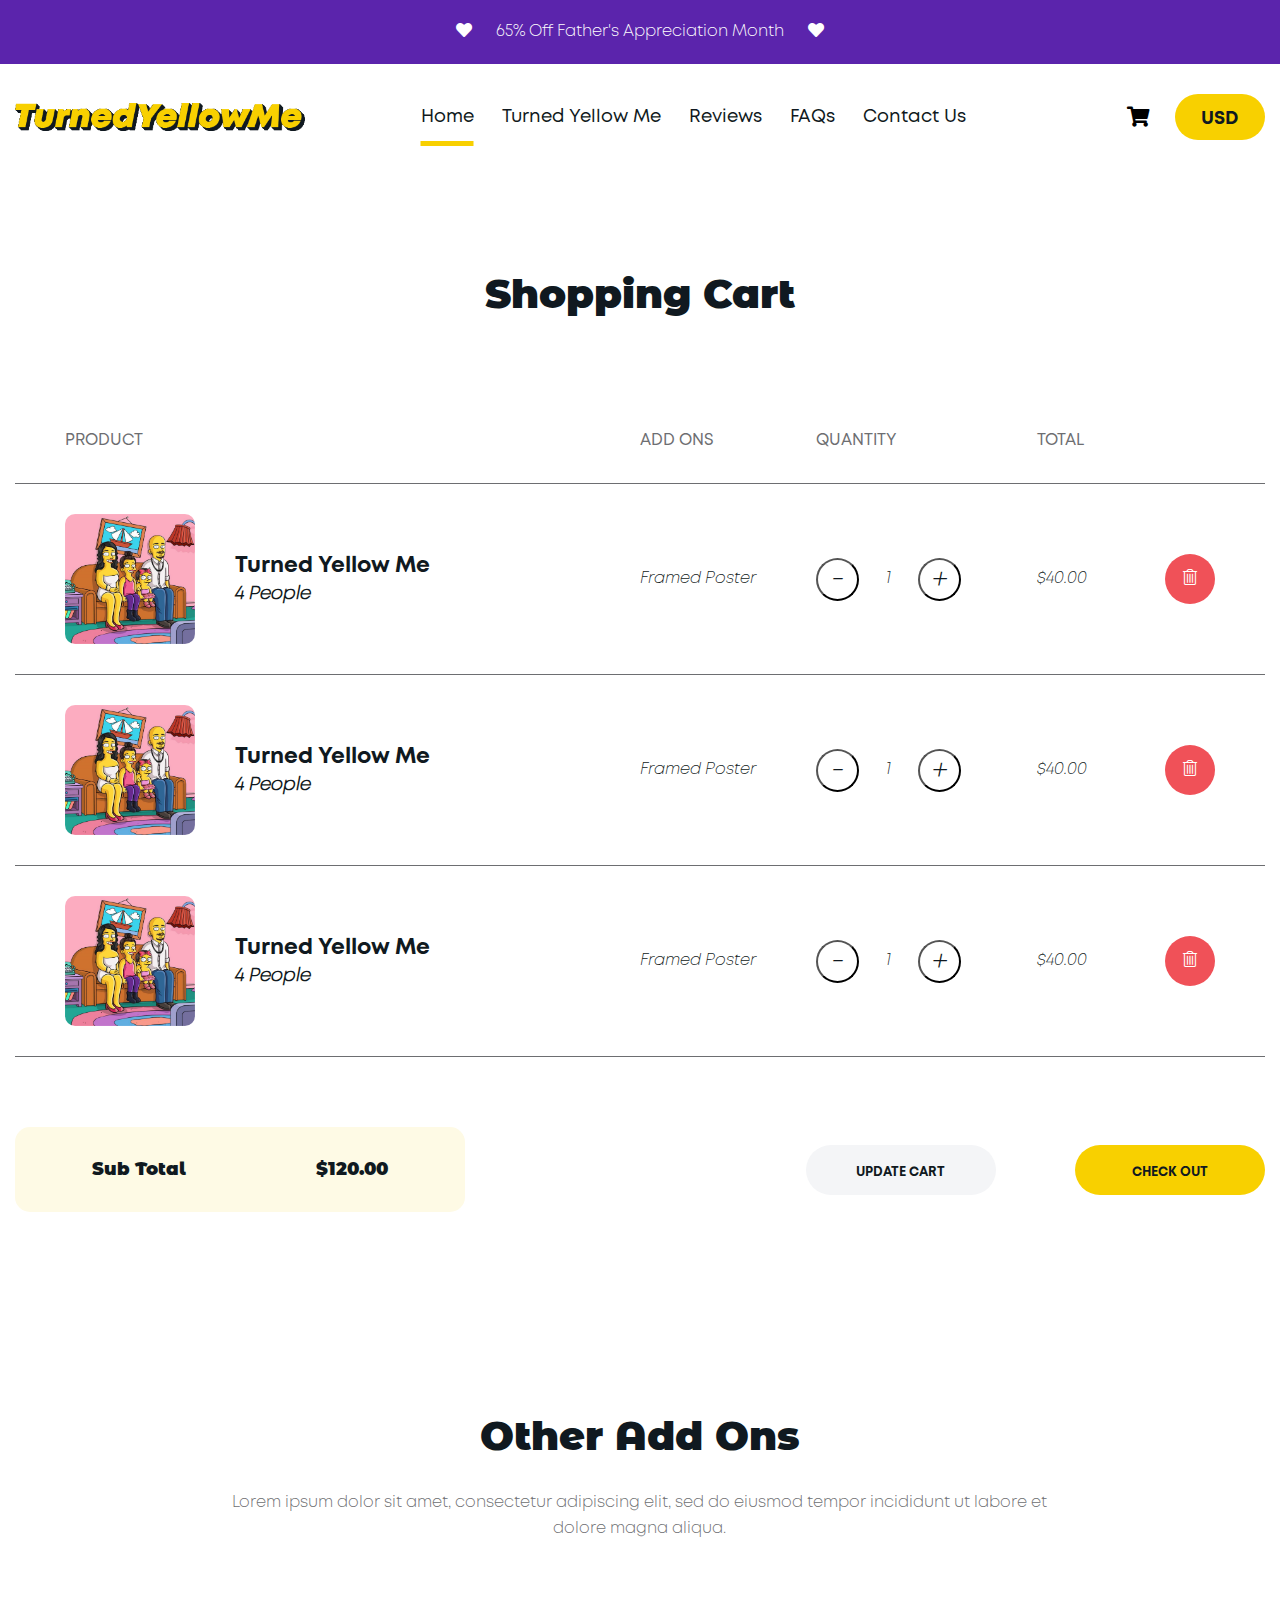
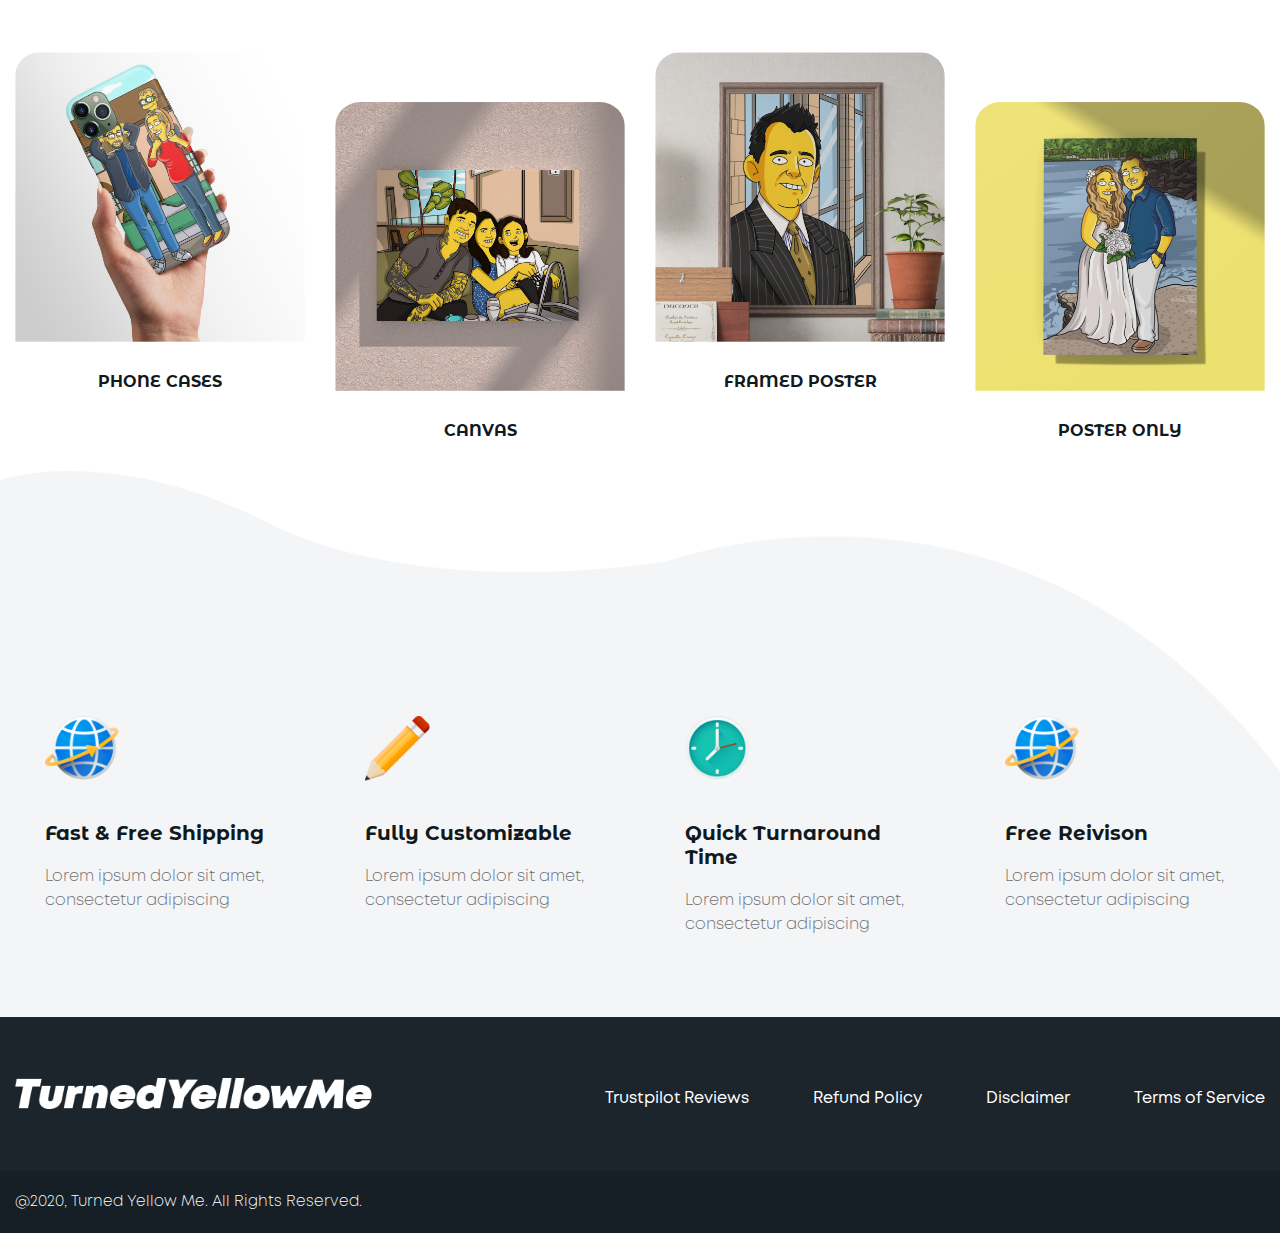
<file: cart.html>
<!doctype html>
<html class="no-js" lang="">
    <head>
        <meta charset="utf-8">
        <meta http-equiv="x-ua-compatible" content="ie=edge">
        <title>Cart</title>
        <meta name="description" content="">
        <meta name="viewport" content="width=device-width, initial-scale=1"> 
		<link rel="shortcut icon" type="image/x-icon" href="assets/img/favicon.jpg">
        <!-- Place favicon.ico in the root directory -->
        
		<!-- CSS here -->
        <link rel="stylesheet" href="assets/css/bootstrap.min.css">
        <link rel="stylesheet" href="assets/css/owl.carousel.min.css">  
        <link rel="stylesheet" href="assets/css/fontawesome.css"> 
        <link rel="stylesheet" href="assets/css/all.min.css">  
        <link rel="stylesheet" href="assets/css/slick.css"> 
        <link rel="stylesheet" href="assets/css/nice-select.css"> 
        <link rel="stylesheet" href="assets/css/nice-number.css"> 
        <link rel="stylesheet" href="assets/css/style.css">
        <link rel="stylesheet" href="assets/css/responsive.css">
    </head>
    <body>

        
        <!--preloader start-->
        <div id='preloader'>
            <div id='loader'></div>
            </div>
         <!--preloader end-->


        <!-- Header-area START -->
        <div class="Header-area">
            <div class="header-top">
                <div class="container">
                    <div class="row">
                        <div class="col-lg-12 text-center">
                            <p><span><i class="fas fa-heart"></i></span> 65% Off Father's Appreciation Month <span><i class="fas fa-heart"></i></span></p>
                        </div>
                    </div>
                </div>
            </div>
            <div class="header-main">
                <div class="container">
                    <div class="row align-items-center">
                        <div class="col-2 d-block d-lg-none">
                            <div class="menu-icon">
                                <div class="in-mobile"> 
                                    <a href="javascript:void(0)" class="humg-btn"><span></span></a> 
                                </div> 
                            </div>
                        </div>
                        <div class="col-lg-3 col-8">
                            <div class="logo-area">
                                <a href="index.html"><img src="assets/img/logo.png" alt=""></a>
                            </div>
                        </div>
                        <div class="col-lg-7 d-none d-lg-block text-center">
                            <div class="menu-area">
                                <nav>
                                    <ul>
                                        <li class="active"><a href="index.html">Home</a></li>
                                        <li><a href="#">Turned Yellow Me</a></li>
                                        <li><a href="#">Reviews</a></li>
                                        <li><a href="faq.html">FAQs</a></li>
                                        <li><a href="contact.html">Contact Us</a></li>
                                    </ul>
                                </nav>
                            </div>
                        </div>
                        <div class="col-lg-2 col-2 text-right">
                            <div class="header-action">
                                <ul>
                                    <li><a href="#"><i class="fas fa-shopping-cart"></i></a></li>
                                    <li>
                                        <select>
                                            <option>usd</option>
                                            <option>aud</option>
                                            <option>cud</option>
                                        </select>
                                    </li>
                                </ul>
                            </div>
                        </div>
                    </div>
                </div>
            </div>
        </div>
         <!-- mobile-menu -->
         <div class="mobile-menu">
            <a href="javascript:void(0)" class="humg-btn"><span></span></a>
            <a href="index.html" class="logo"><img src="assets/img/logo.png" alt=""></a>
            <nav>
                <ul>
                    <li class="active"><a href="index.html">Home</a></li>
                    <li><a href="#">Turned Yellow Me</a></li>
                    <li><a href="#">Reviews</a></li>
                    <li><a href="faq.html">FAQs</a></li>
                    <li><a href="contact.html">Contact Us</a></li>
                </ul>
            </nav> 
        </div> 
        <!-- Header-area END -->
          

        <!-- main START -->
        <main> 


            <!-- cart-area START -->
            <div class="cart-area">
                <div class="container">

                    <!-- section-title -->
                    <div class="row">
                        <div class="col-lg-8 offset-lg-2 col-md-8 offset-md-2 text-center">
                            <div class="section-title">
                                <h1>Shopping Cart</h1>  
                            </div>
                        </div>
                    </div> 
                    
                    <!-- carts -->
                    <div class="row">
                        <div class="col-lg-12">
                            <div class="single-cart">
                                <div class="cart-table"> 
                                    <table>
                                        <thead>
                                            <tr>
                                                <th>PRODUCT</th>
                                                <th>ADD ONS</th>
                                                <th>QUANTITY</th>
                                                <th colspan="2">TOTAL</th>
                                            </tr>
                                        </thead>
                                        <tbody>
                                            <tr>
                                                <td>
                                                    <div class="product-img">
                                                        <img src="assets/img//home/img-gallery/g.png" alt="">
                                                        <div class="cart-wrp">
                                                            <h5>Turned Yellow Me <span>4 People</span></h5>
                                                        </div>
                                                    </div>
                                                </td>
                                                <td>Framed Poster</td>
                                                <td>
                                                    <div class="quantity-selection">
                                                        <input value="1" type="number">
                                                    </div>
                                                </td>
                                                <td>
                                                    $40.00
                                                </td>
                                                <td>
                                                    <a href="#" class="trash"><i class="fal fa-trash-alt"></i></a>
                                                </td>
                                            </tr>
                                            <tr>
                                                <td>
                                                    <div class="product-img">
                                                        <img src="assets/img//home/img-gallery/g.png" alt="">
                                                        <div class="cart-wrp">
                                                            <h5>Turned Yellow Me <span>4 People</span></h5>
                                                        </div>
                                                    </div>
                                                </td>
                                                <td>Framed Poster</td>
                                                <td>
                                                    <div class="quantity-selection">
                                                        <input value="1" type="number">
                                                    </div>
                                                </td>
                                                <td>
                                                    $40.00
                                                </td>
                                                <td>
                                                    <a href="#" class="trash"><i class="fal fa-trash-alt"></i></a>
                                                </td>
                                            </tr>
                                            <tr>
                                                <td>
                                                    <div class="product-img">
                                                        <img src="assets/img//home/img-gallery/g.png" alt="">
                                                        <div class="cart-wrp">
                                                            <h5>Turned Yellow Me <span>4 People</span></h5>
                                                        </div>
                                                    </div>
                                                </td>
                                                <td>Framed Poster</td>
                                                <td>
                                                    <div class="quantity-selection">
                                                        <input value="1" type="number">
                                                    </div>
                                                </td>
                                                <td>
                                                    $40.00
                                                </td>
                                                <td>
                                                    <a href="#" class="trash"><i class="fal fa-trash-alt"></i></a>
                                                </td>
                                            </tr>
                                        </tbody>
                                    </table>
                                </div>
                                <div class="row align-items-center">
                                    <div class="col-md-4">
                                        <div class="total-costs">
                                            <h4>Sub Total <span>$120.00</span></h4>
                                        </div>
                                    </div>
                                    <div class="col-md-8 text-right">
                                        <a href="#" class="theme-btn inactive">UPDATE CART</a>
                                        <a href="#" class="theme-btn">CHECK OUT</a>
                                    </div>
                                </div>
                            </div>
                        </div>
                    </div>
                </div>
            </div>
            <!-- cart-area END -->

             <!-- addOns-area START -->
             <div class="addOns-area ">
                <div class="container">
                   <!-- section-title -->
                   <div class="row">
                       <div class="col-md-8 offset-md-2 text-center">
                           <div class="section-title">
                               <h1>Other Add Ons</h1> 
                               <span>Lorem ipsum dolor sit amet, consectetur adipiscing elit, sed do eiusmod tempor incididunt ut labore et dolore magna aliqua.</span>
                           </div>
                       </div>
                   </div>

                   <!-- addOns -->
                    <div class="row">
                        <div class="col-lg-3 col-md-6">
                            <div class="addOns-blk">
                                <img src="assets/img/addOns/addOns/1.png" alt="">
                                <h4>Phone Cases</h4>
                            </div>
                        </div>
                        <div class="col-lg-3 mt-100 col-md-6">
                            <div class="addOns-blk">
                                <img src="assets/img/addOns/addOns/2.png" alt="">
                                <h4>Canvas</h4>
                            </div>
                        </div>
                        <div class="col-lg-3 col-md-6">
                            <div class="addOns-blk">
                                <img src="assets/img/addOns/addOns/3.png" alt="">
                                <h4>Framed Poster</h4>
                            </div>
                        </div>
                        <div class="col-lg-3 mt-100 col-md-6">
                            <div class="addOns-blk">
                                <img src="assets/img/addOns/addOns/4.png" alt="">
                                <h4>Poster Only</h4>
                            </div>
                        </div>
                    </div>

                </div>
            </div>
             <!-- addOns-area END -->  


            <!-- features-area START -->
            <div class="features-area"> 
                <div class="container"> 
                    <div class="row">
                        <div class="col-lg-3 col-md-6">
                            <div class="feature-blk">
                                <img src="assets/img/home/feature/i.png" alt="">
                                <h4>Fast & Free Shipping</h4>
                                <p>Lorem ipsum dolor sit amet, consectetur adipiscing</p>
                            </div>
                        </div>
                        <div class="col-lg-3 col-md-6">
                            <div class="feature-blk">
                                <img src="assets/img/home/feature/i2.png" alt="">
                                <h4>Fully Customizable</h4>
                                <p>Lorem ipsum dolor sit amet, consectetur adipiscing</p>
                            </div>
                        </div>
                        <div class="col-lg-3 col-md-6">
                            <div class="feature-blk">
                                <img src="assets/img/home/feature/i3.png" alt="">
                                <h4>Quick Turnaround Time</h4>
                                <p>Lorem ipsum dolor sit amet, consectetur adipiscing</p>
                            </div>
                        </div>
                        <div class="col-lg-3 col-md-6">
                            <div class="feature-blk">
                                <img src="assets/img/home/feature/i.png" alt="">
                                <h4>Free Reivison</h4>
                                <p>Lorem ipsum dolor sit amet, consectetur adipiscing</p>
                            </div>
                        </div>
                    </div>
                </div>
            </div>
            <!-- features-area END -->
 

        </main>
        <!-- main END -->
 

        <!-- footer START -->
        <footer data-aos="fade-in" data-aos-delay="100">
            <div class="footer-content"> 
                <div class="container">
                    <div class="row align-items-center">
                        <div class="col-lg-4">
                            <div class="footer-logo">
                                <a href="index.html"><img src="assets/img/white-title.png" alt=""></a>
                            </div>
                        </div>
                        <div class="col-lg-8 text-right d-none d-lg-block">
                            <div class="footer-menu">
                                <ul>
                                    <li><a href="#">Trustpilot Reviews</a></li>
                                    <li><a href="#">Refund Policy</a></li>
                                    <li><a href="#">Disclaimer</a></li>
                                    <li><a href="services.html">Terms of Service</a></li> 
                                </ul>
                            </div>
                        </div>
                    </div>
                </div>
            </div>
            <div class="copy-texts">
                <div class="container">
                    <div class="row">
                        <div class="col-lg-12">
                            <div class="copyright-text">
                                <p>@2020, Turned Yellow Me. All Rights Reserved.</p>
                            </div>
                        </div>
                    </div>
                </div>
            </div>
        </footer>
        <!-- footer END -->

            


		<!-- JS here --> 
        <script src="assets/js/vendor/mord.js"></script>
        <script src="assets/js/vendor/jquery-3.4.1.min.js"></script>
        <script src="assets/js/popper.min.js"></script>
        <script src="assets/js/bootstrap.min.js"></script>
        <script src="assets/js/owl.carousel.min.js"></script> 
        <script src="assets/js/slick.min.js"></script>  
        <script src="assets/js/imagesloaded.pkgd.min.js"></script> 
        <script src="assets/js/jquery.nice-select.min.js"></script>   
        <script src="assets/js/nice-number.js"></script>   
        <script src="assets/js/image-preview.js"></script>   
        <script src="assets/js/plugins.js"></script>   
        <script src="assets/js/main.js"></script>
    </body>
</html>
</file>
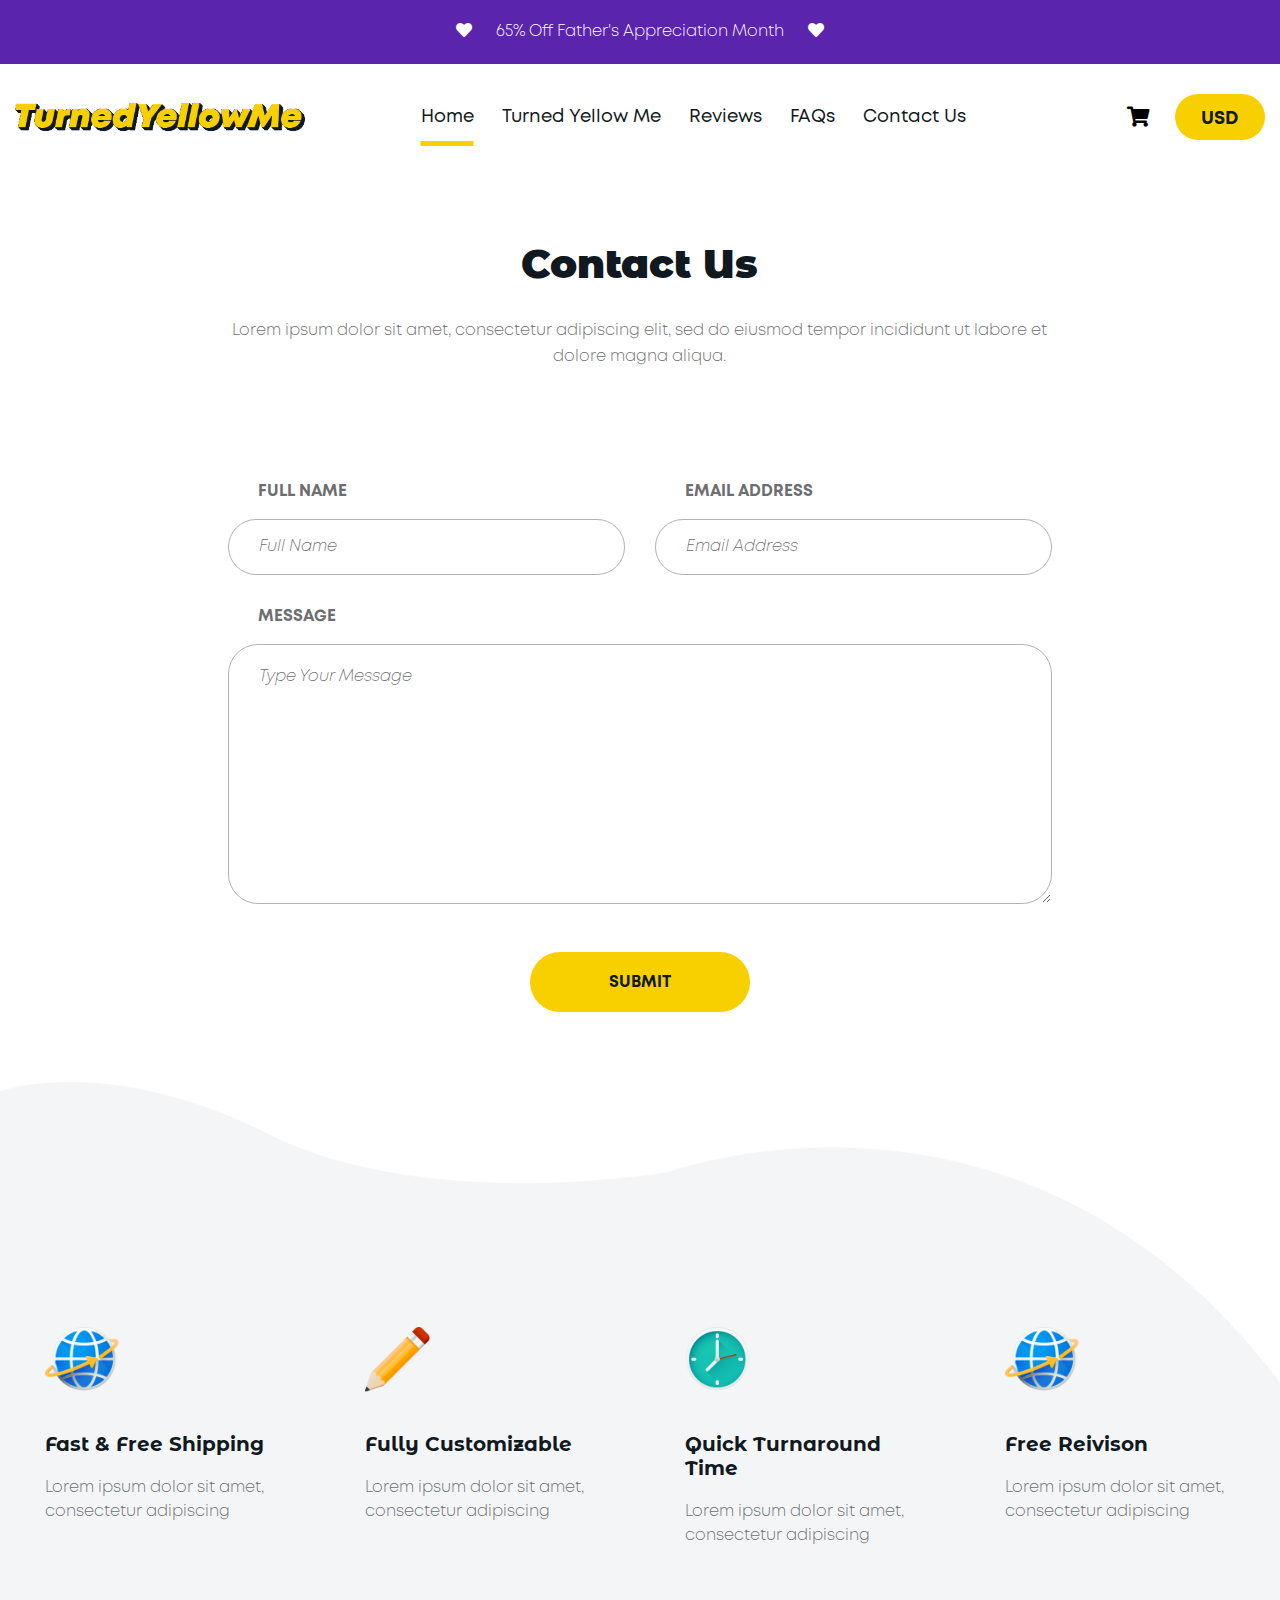
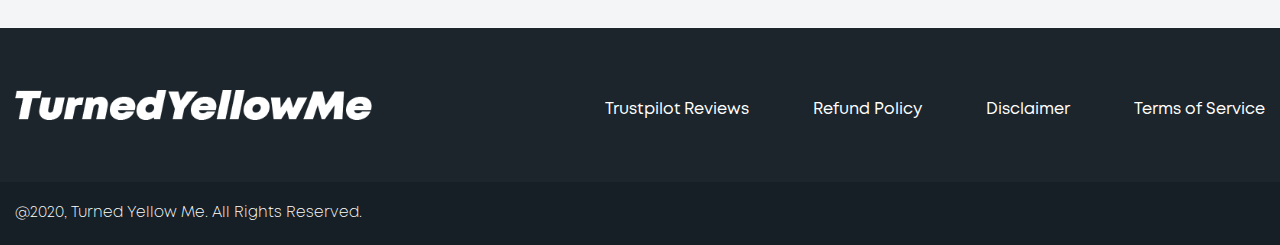
<file: contact.html>
<!doctype html>
<html class="no-js" lang="">
    <head>
        <meta charset="utf-8">
        <meta http-equiv="x-ua-compatible" content="ie=edge">
        <title>Site Title Here</title>
        <meta name="description" content="">
        <meta name="viewport" content="width=device-width, initial-scale=1"> 
		<link rel="shortcut icon" type="image/x-icon" href="assets/img/favicon.jpg">
        <!-- Place favicon.ico in the root directory -->
        
		<!-- CSS here -->
        <link rel="stylesheet" href="assets/css/bootstrap.min.css">
        <link rel="stylesheet" href="assets/css/owl.carousel.min.css">  
        <link rel="stylesheet" href="assets/css/fontawesome.css"> 
        <link rel="stylesheet" href="assets/css/all.min.css">  
        <link rel="stylesheet" href="assets/css/slick.css"> 
        <link rel="stylesheet" href="assets/css/nice-select.css"> 
        <link rel="stylesheet" href="assets/css/nice-number.css"> 
        <link rel="stylesheet" href="assets/css/style.css">
        <link rel="stylesheet" href="assets/css/responsive.css">
    </head>
    <body>


        
        <!--preloader start-->
        <div id='preloader'>
            <div id='loader'></div>
            </div>
         <!--preloader end-->


        <!-- Header-area START -->
        <div class="Header-area">
            <div class="header-top">
                <div class="container">
                    <div class="row">
                        <div class="col-lg-12 text-center">
                            <p><span><i class="fas fa-heart"></i></span> 65% Off Father's Appreciation Month <span><i class="fas fa-heart"></i></span></p>
                        </div>
                    </div>
                </div>
            </div>
            <div class="header-main">
                <div class="container">
                    <div class="row align-items-center">
                        <div class="col-2 d-block d-lg-none">
                            <div class="menu-icon">
                                <div class="in-mobile"> 
                                    <a href="javascript:void(0)" class="humg-btn"><span></span></a> 
                                </div> 
                            </div>
                        </div>
                        <div class="col-lg-3 col-8">
                            <div class="logo-area">
                                <a href="index.html"><img src="assets/img/logo.png" alt=""></a>
                            </div>
                        </div>
                        <div class="col-lg-7 d-none d-lg-block text-center">
                            <div class="menu-area">
                                <nav>
                                    <ul>
                                        <li class="active"><a href="index.html">Home</a></li>
                                        <li><a href="#">Turned Yellow Me</a></li>
                                        <li><a href="#">Reviews</a></li>
                                        <li><a href="faq.html">FAQs</a></li>
                                        <li><a href="contact.html">Contact Us</a></li>
                                    </ul>
                                </nav>
                            </div>
                        </div>
                        <div class="col-lg-2 col-2 text-right">
                            <div class="header-action">
                                <ul>
                                    <li><a href="#"><i class="fas fa-shopping-cart"></i></a></li>
                                    <li>
                                        <select>
                                            <option>usd</option>
                                            <option>aud</option>
                                            <option>cud</option>
                                        </select>
                                    </li>
                                </ul>
                            </div>
                        </div>
                    </div>
                </div>
            </div>
        </div>
         <!-- mobile-menu -->
         <div class="mobile-menu">
            <a href="javascript:void(0)" class="humg-btn"><span></span></a>
            <a href="index.html" class="logo"><img src="assets/img/logo.png" alt=""></a>
            <nav>
                <ul>
                    <li class="active"><a href="index.html">Home</a></li>
                    <li><a href="#">Turned Yellow Me</a></li>
                    <li><a href="#">Reviews</a></li>
                    <li><a href="faq.html">FAQs</a></li>
                    <li><a href="contact.html">Contact Us</a></li>
                </ul>
            </nav> 
        </div> 
        <!-- Header-area END -->
         

        <!-- main START -->
        <main>

            <!-- Contact-Us-area START -->
            <div class="Contact-us-area">
                <div class="container"> 
                    <!-- section-title -->
                    <div class="row">
                        <div class="col-md-8 offset-md-2 text-center">
                            <div class="section-title">
                                <h1>Contact Us</h1> 
                                <span>Lorem ipsum dolor sit amet, consectetur adipiscing elit, sed do eiusmod tempor incididunt ut labore et dolore magna aliqua.</span>
                            </div>
                        </div>
                    </div>


                    <!--contact-from-->
                    <div class="contact-from">
                        <div class="row">
                            <div class="col-lg-4 col-md-6 col-sm-12 offset-lg-2">
                                <p>Full Name</p>
                                <input type="text" placeholder="Full Name">
                            </div>
                            <div class="col-lg-4 col-md-6 col-sm-12">
                                <p>Email Address</p>
                                <input type="text" placeholder="Email Address">
                            </div>
                            <div class="col-lg-8 col-md-12 col-sm-12 offset-lg-2">
                                <p>Message</p>
                                <textarea class="message" placeholder="Type Your Message"></textarea>
                            </div>
                            <div class="col-lg-12 col-md-12 col-ms-12 text-center">
                                <button type="submit" class="contact-btn btn">SUBMIT</button>
                            </div>
                        </div>
                    </div>
                </div>        
            </div>        
            <!-- Contact-Us-area END -->
 
            <!-- features-area START -->
            <div class="features-area"> 
                <div class="container"> 
                    <div class="row">
                        <div class="col-lg-3 col-md-6">
                            <div class="feature-blk">
                                <img src="assets/img/home/feature/i.png" alt="">
                                <h4>Fast & Free Shipping</h4>
                                <p>Lorem ipsum dolor sit amet, consectetur adipiscing</p>
                            </div>
                        </div>
                        <div class="col-lg-3 col-md-6">
                            <div class="feature-blk">
                                <img src="assets/img/home/feature/i2.png" alt="">
                                <h4>Fully Customizable</h4>
                                <p>Lorem ipsum dolor sit amet, consectetur adipiscing</p>
                            </div>
                        </div>
                        <div class="col-lg-3 col-md-6">
                            <div class="feature-blk">
                                <img src="assets/img/home/feature/i3.png" alt="">
                                <h4>Quick Turnaround Time</h4>
                                <p>Lorem ipsum dolor sit amet, consectetur adipiscing</p>
                            </div>
                        </div>
                        <div class="col-lg-3 col-md-6">
                            <div class="feature-blk">
                                <img src="assets/img/home/feature/i.png" alt="">
                                <h4>Free Reivison</h4>
                                <p>Lorem ipsum dolor sit amet, consectetur adipiscing</p>
                            </div>
                        </div>
                    </div>
                </div>
            </div>
            <!-- features-area END -->
  
        </main>
        <!-- main END -->
 

        <!-- footer START -->
        <footer data-aos="fade-in" data-aos-delay="100">
            <div class="footer-content"> 
                <div class="container">
                    <div class="row align-items-center">
                        <div class="col-lg-4">
                            <div class="footer-logo">
                                <a href="index.html"><img src="assets/img/white-title.png" alt=""></a>
                            </div>
                        </div>
                        <div class="col-lg-8 text-right d-none d-lg-block">
                            <div class="footer-menu">
                                <ul>
                                    <li><a href="#">Trustpilot Reviews</a></li>
                                    <li><a href="#">Refund Policy</a></li>
                                    <li><a href="#">Disclaimer</a></li>
                                    <li><a href="services.html">Terms of Service</a></li> 
                                </ul>
                            </div>
                        </div>
                    </div>
                </div>
            </div>
            <div class="copy-texts">
                <div class="container">
                    <div class="row">
                        <div class="col-lg-12">
                            <div class="copyright-text">
                                <p>@2020, Turned Yellow Me. All Rights Reserved.</p>
                            </div>
                        </div>
                    </div>
                </div>
            </div>
        </footer>
        <!-- footer END -->

            


		<!-- JS here --> 
        <script src="assets/js/vendor/mord.js"></script>
        <script src="assets/js/vendor/jquery-3.4.1.min.js"></script>
        <script src="assets/js/popper.min.js"></script>
        <script src="assets/js/bootstrap.min.js"></script>
        <script src="assets/js/owl.carousel.min.js"></script> 
        <script src="assets/js/slick.min.js"></script>  
        <script src="assets/js/imagesloaded.pkgd.min.js"></script> 
        <script src="assets/js/jquery.nice-select.min.js"></script>   
        <script src="assets/js/nice-number.js"></script>   
        <script src="assets/js/image-preview.js"></script>   
        <script src="assets/js/plugins.js"></script>   
        <script src="assets/js/main.js"></script>
    </body>
</html>
</file>
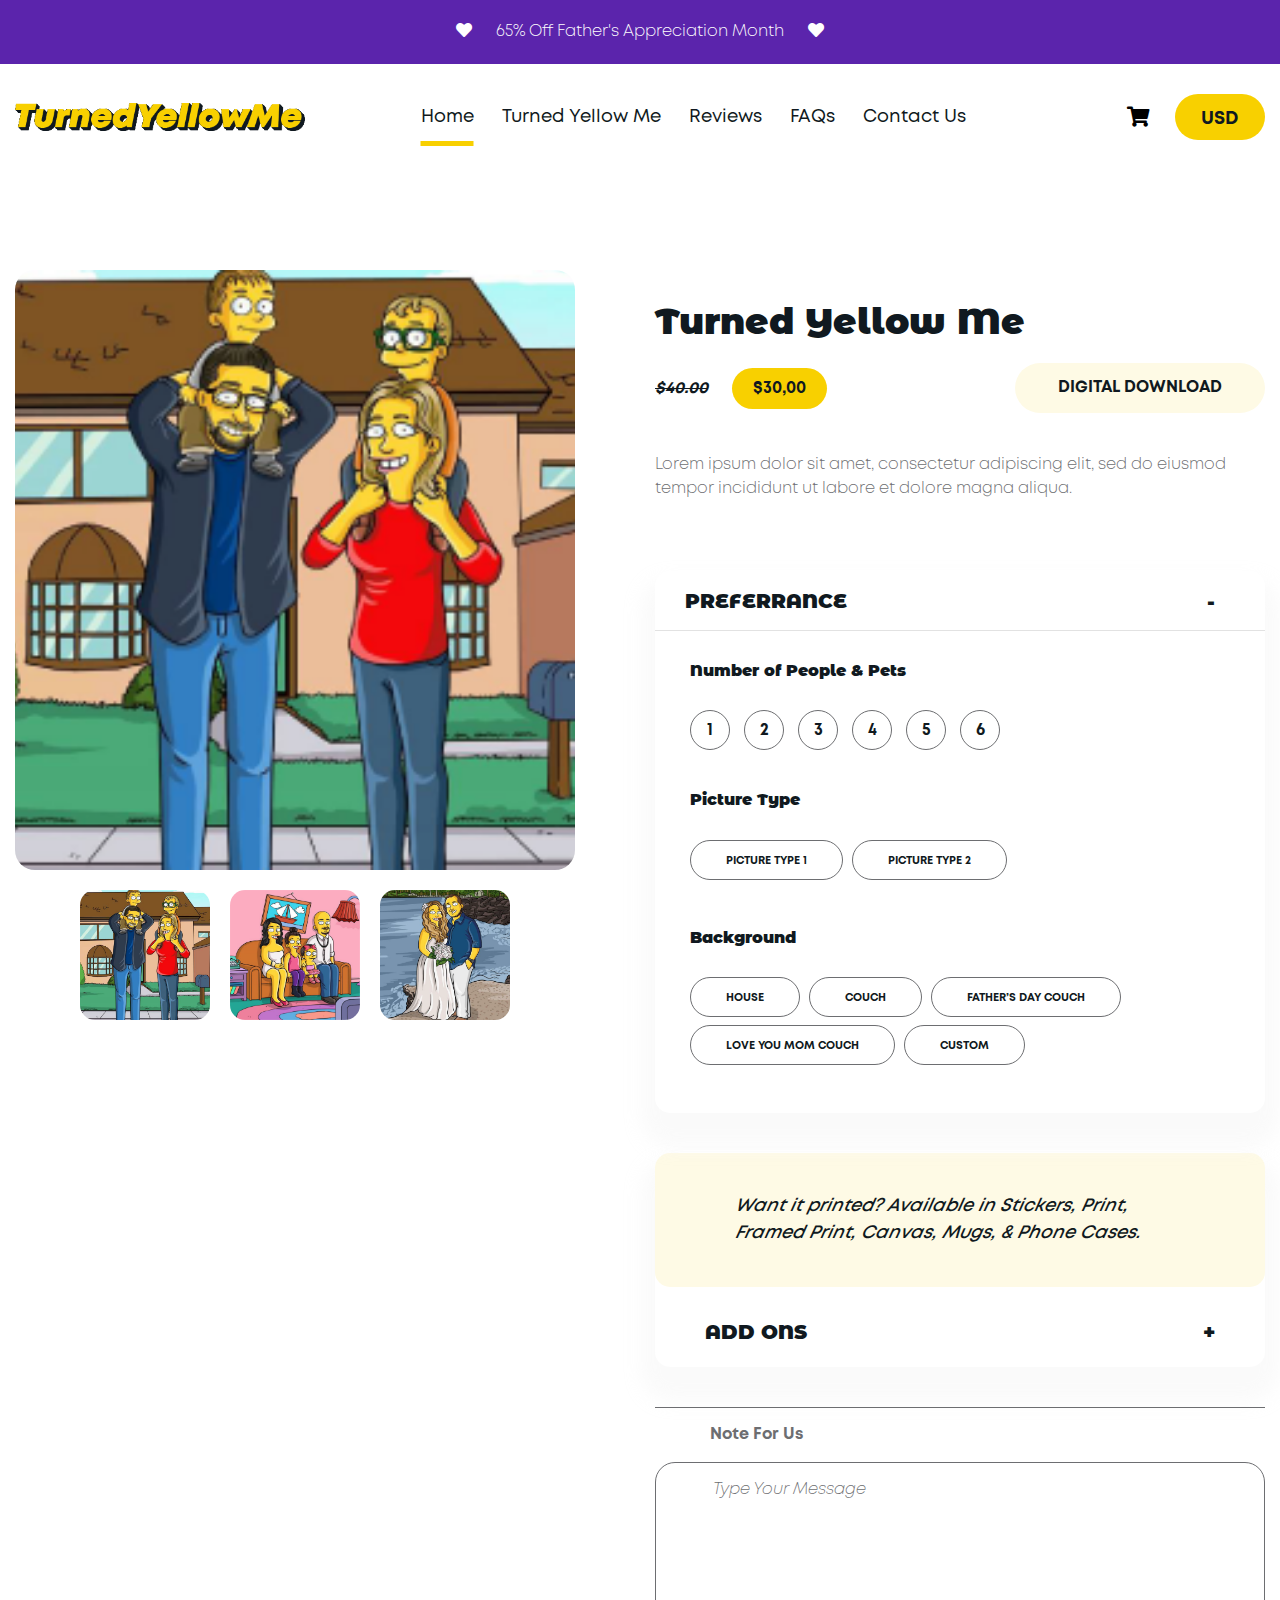
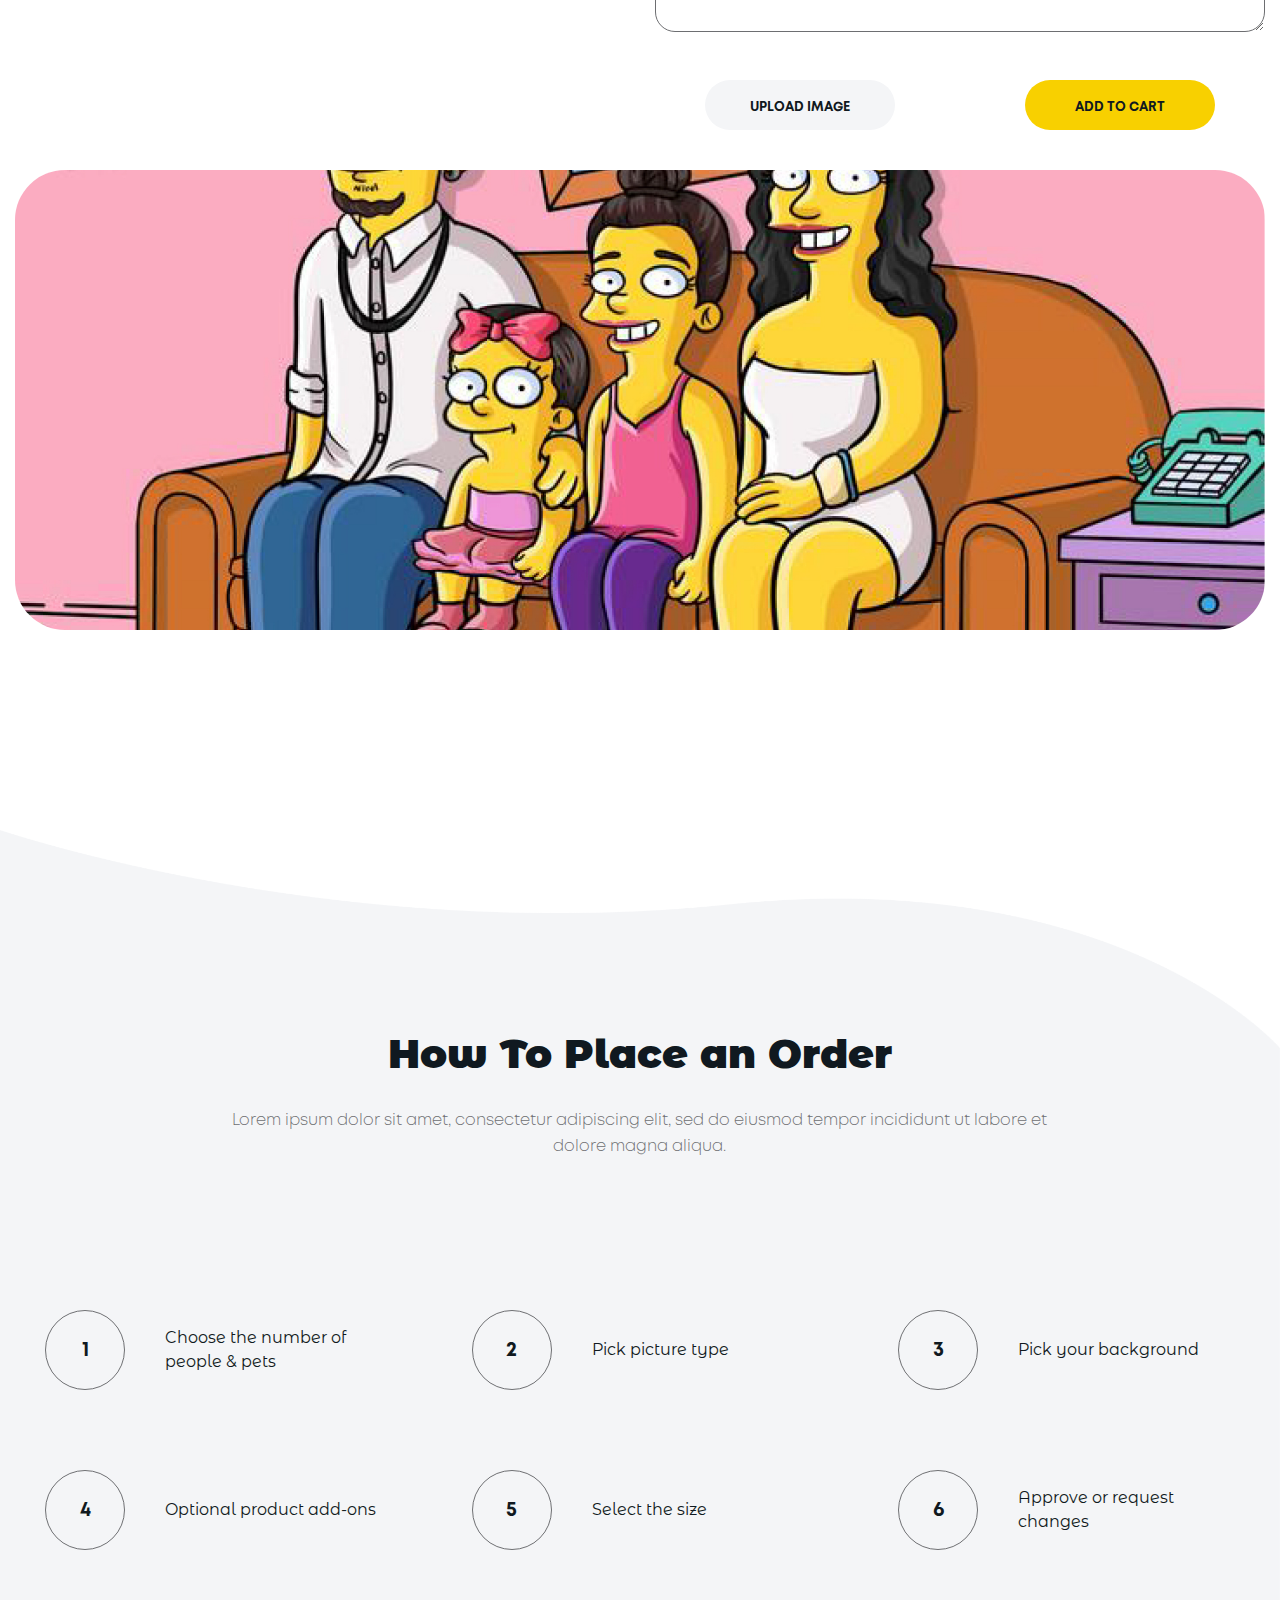
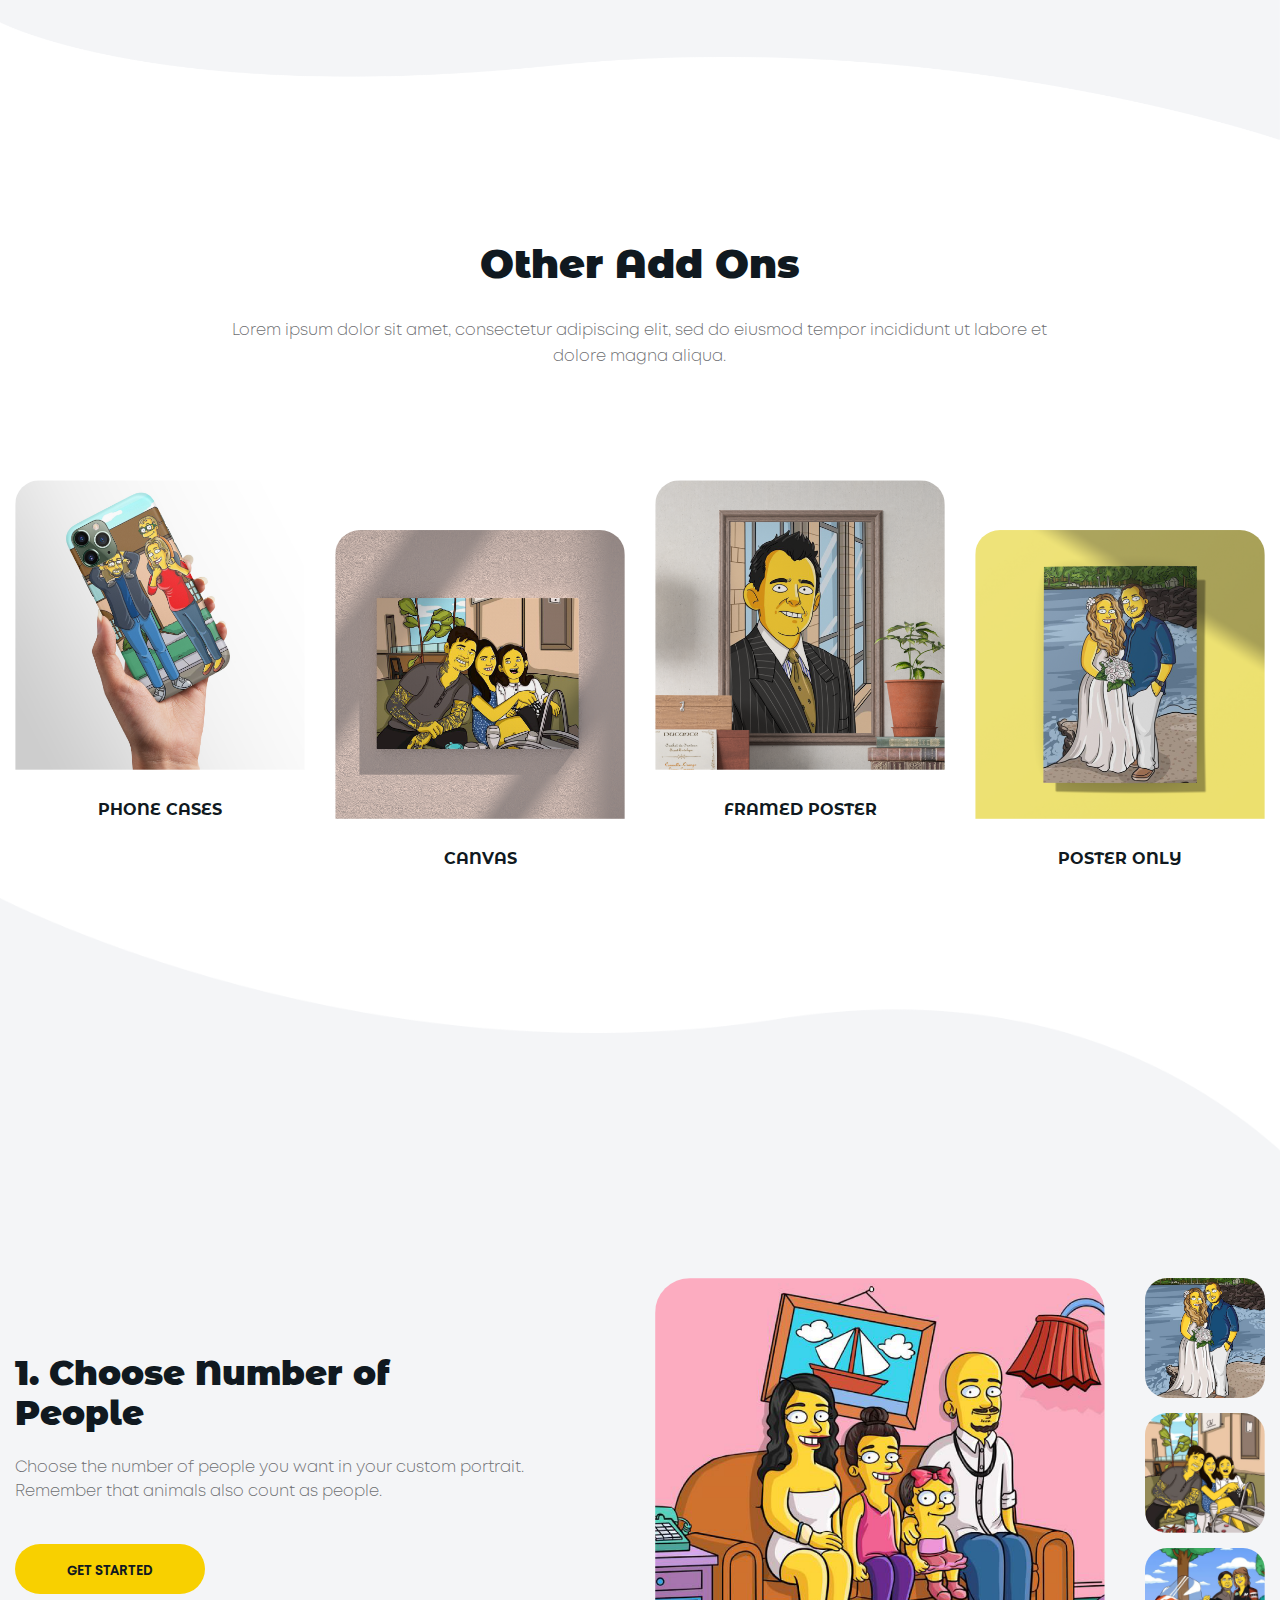
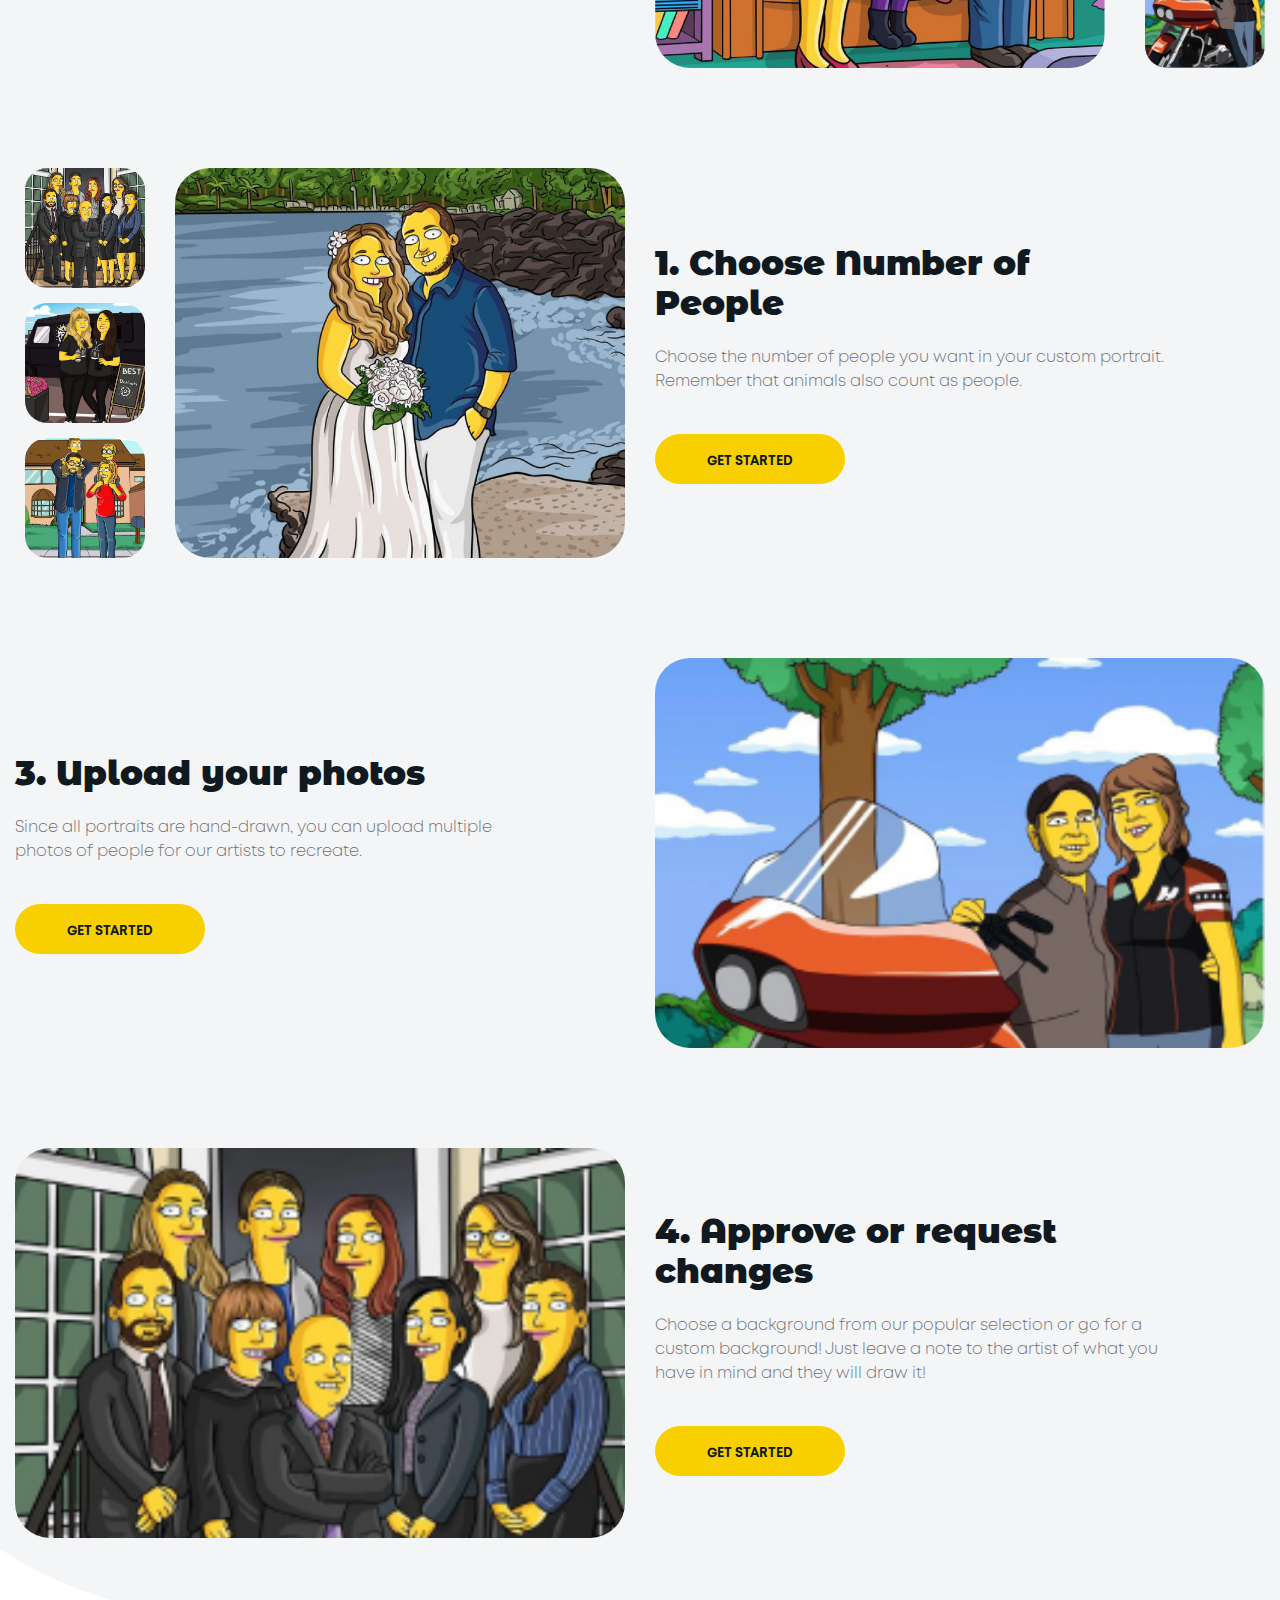
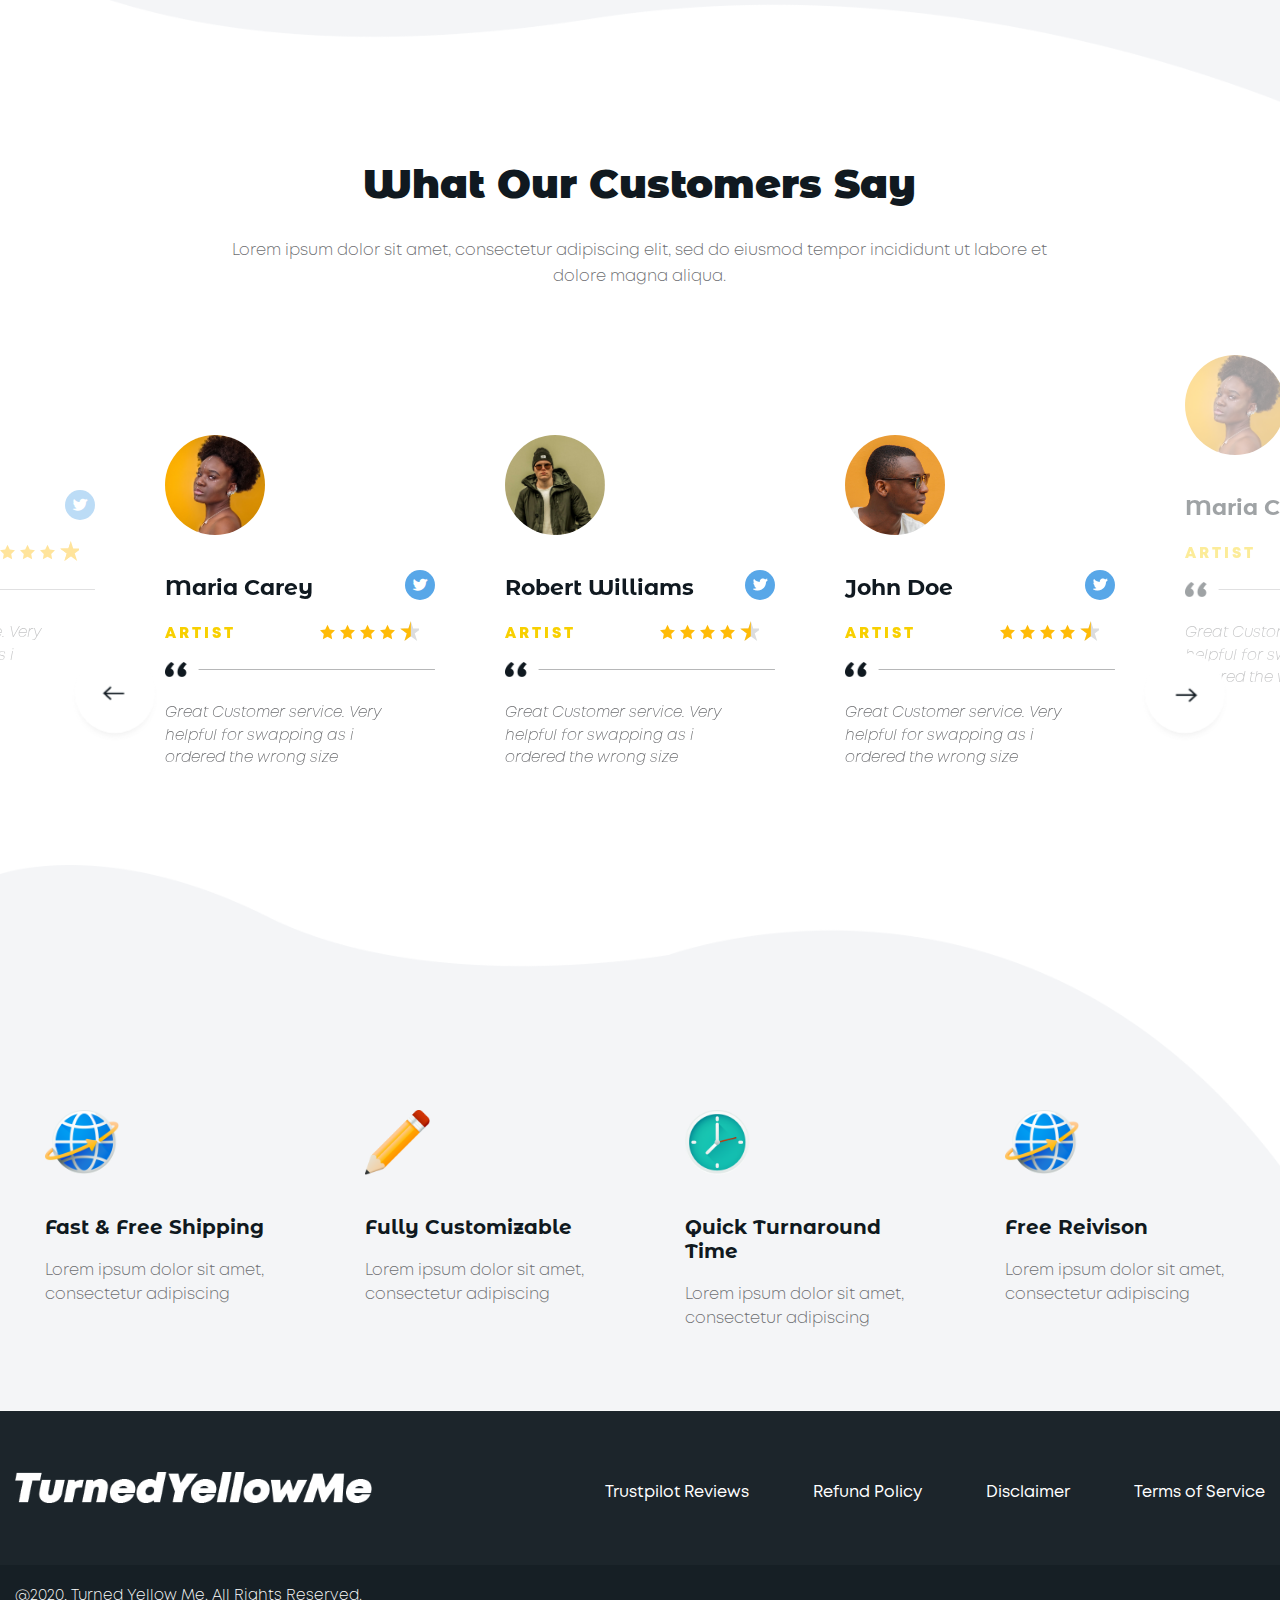
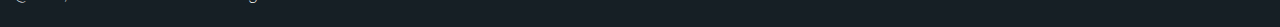
<file: details.html>
<!doctype html>
<html class="no-js" lang="">
    <head>
        <meta charset="utf-8">
        <meta http-equiv="x-ua-compatible" content="ie=edge">
        <title>Detailse</title>
        <meta name="description" content="">
        <meta name="viewport" content="width=device-width, initial-scale=1"> 
		<link rel="shortcut icon" type="image/x-icon" href="assets/img/favicon.jpg">
        <!-- Place favicon.ico in the root directory -->
        
		<!-- CSS here -->
        <link rel="stylesheet" href="assets/css/bootstrap.min.css">
        <link rel="stylesheet" href="assets/css/owl.carousel.min.css">  
        <link rel="stylesheet" href="assets/css/fontawesome.css"> 
        <link rel="stylesheet" href="assets/css/all.min.css">  
        <link rel="stylesheet" href="assets/css/slick.css"> 
        <link rel="stylesheet" href="assets/css/nice-select.css"> 
        <link rel="stylesheet" href="assets/css/nice-number.css"> 
        <link rel="stylesheet" href="assets/css/style.css">
        <link rel="stylesheet" href="assets/css/responsive.css">
    </head>
    <body>

        
        <!--preloader start-->
        <div id='preloader'>
            <div id='loader'></div>
            </div>
         <!--preloader end-->


        <!-- Header-area START -->
        <div class="Header-area">
            <div class="header-top">
                <div class="container">
                    <div class="row">
                        <div class="col-lg-12 text-center">
                            <p><span><i class="fas fa-heart"></i></span> 65% Off Father's Appreciation Month <span><i class="fas fa-heart"></i></span></p>
                        </div>
                    </div>
                </div>
            </div>
            <div class="header-main">
                <div class="container">
                    <div class="row align-items-center">
                        <div class="col-2 d-block d-lg-none">
                            <div class="menu-icon">
                                <div class="in-mobile"> 
                                    <a href="javascript:void(0)" class="humg-btn"><span></span></a> 
                                </div> 
                            </div>
                        </div>
                        <div class="col-lg-3 col-8">
                            <div class="logo-area">
                                <a href="index.html"><img src="assets/img/logo.png" alt=""></a>
                            </div>
                        </div>
                        <div class="col-lg-7 d-none d-lg-block text-center">
                            <div class="menu-area">
                                <nav>
                                    <ul>
                                        <li class="active"><a href="index.html">Home</a></li>
                                        <li><a href="#">Turned Yellow Me</a></li>
                                        <li><a href="#">Reviews</a></li>
                                        <li><a href="faq.html">FAQs</a></li>
                                        <li><a href="contact.html">Contact Us</a></li>
                                    </ul>
                                </nav>
                            </div>
                        </div>
                        <div class="col-lg-2 col-2 text-right">
                            <div class="header-action">
                                <ul>
                                    <li><a href="#"><i class="fas fa-shopping-cart"></i></a></li>
                                    <li>
                                        <select>
                                            <option>usd</option>
                                            <option>aud</option>
                                            <option>cud</option>
                                        </select>
                                    </li>
                                </ul>
                            </div>
                        </div>
                    </div>
                </div>
            </div>
        </div>
         <!-- mobile-menu -->
         <div class="mobile-menu">
            <a href="javascript:void(0)" class="humg-btn"><span></span></a>
            <a href="index.html" class="logo"><img src="assets/img/logo.png" alt=""></a>
            <nav>
                <ul>
                    <li class="active"><a href="index.html">Home</a></li>
                    <li><a href="#">Turned Yellow Me</a></li>
                    <li><a href="#">Reviews</a></li>
                    <li><a href="faq.html">FAQs</a></li>
                    <li><a href="contact.html">Contact Us</a></li>
                </ul>
            </nav> 
        </div> 
        <!-- Header-area END -->
         
 

        <!-- main START -->
        <main>

             <!-- product-detailse START -->
             <div class="product-detailse">
                 <div class="container">
                     <div class="row">
                        <div class="col-lg-6"> 
                            <div class="img-gellery product-imgs"> 
                                <div class="tab-content images-gellerys" id="pills-tabContent">
                                    <div class="tab-pane fade show active" id="pills-first" role="tabpanel" aria-labelledby="pills-first-tab"><img src="assets/img/addOns/product-imgs/display.png" alt=""></div>
                                    <div class="tab-pane fade" id="pills-second" role="tabpanel" aria-labelledby="pills-second-tab"><img src="assets/img/addOns/product-imgs/p.png" alt=""></div>
                                    <div class="tab-pane fade" id="pills-thired" role="tabpanel" aria-labelledby="pills-thired-tab"><img src="assets/img/addOns/product-imgs/p2.png" alt=""></div>
                                </div>
                                <ul class="nav nav-pills mb-3" id="pills-tab" role="tablist"> 
                                    <li class="nav-item">
                                        <a class="nav-link active" id="pills-first-tab" data-toggle="pill" href="#pills-first" role="tab" aria-controls="pills-first" aria-selected="true"><img src="assets/img/addOns/product-imgs/display.png" alt=""></a>
                                    </li> 
                                    <li class="nav-item">
                                        <a class="nav-link" id="pills-second-tab" data-toggle="pill" href="#pills-second" role="tab" aria-controls="pills-second" aria-selected="false"><img src="assets/img/addOns/product-imgs/p.png" alt=""></a>
                                    </li> 
                                    <li class="nav-item">
                                        <a class="nav-link" id="pills-thired-tab" data-toggle="pill" href="#pills-thired" role="tab" aria-controls="pills-thired" aria-selected="false"><img src="assets/img/addOns/product-imgs/p2.png" alt=""></a>
                                    </li> 
                                </ul>
                            </div>  
                        </div>
                        <div class="col-lg-6">
                            <div class="paying-detailse">
                                <h3>Turned Yellow Me</h3>
                                <h5>
                                    <div class="price"><del><i>$40.00</i></del> <span>$30,00</span> </div>
                                    <a href="#">digital download</a>
                                </h5>
                                <p>Lorem ipsum dolor sit amet, consectetur adipiscing elit, sed do eiusmod tempor incididunt ut labore et dolore magna aliqua.</p>
                                <div class="accordion" id="accordionExample">
                                    <div class="card">
                                      <div class="card-header" id="headingOne"> 
                                          <button class="btn btn-link btn-block text-left" type="button" data-toggle="collapse" data-target="#collapseOne" aria-expanded="true" aria-controls="collapseOne">
                                            PREFERRANCE <span class="plus">+</span><span class="minus">-</span>
                                          </button> 
                                      </div>
                                  
                                      <div id="collapseOne" class="collapse show" aria-labelledby="headingOne" data-parent="#accordionExample">
                                        <div class="card-body">
                                           <div class="price-numbers">
                                               <h3>Number of People & Pets</h3>
                                               <ul>
                                                   <li><a href="#">1</a></li>
                                                   <li><a href="#">2</a></li>
                                                   <li><a href="#">3</a></li>
                                                   <li><a href="#">4</a></li>
                                                   <li><a href="#">5</a></li>
                                                   <li><a href="#">6</a></li>
                                               </ul>
                                           </div>
                                           <div class="pic-type">
                                               <h3>Picture Type</h3>
                                               <ul>
                                                   <li><a href="#">PICTURE TYPE 1</a></li>
                                                   <li><a href="#">PICTURE TYPE 2</a></li> 
                                               </ul>
                                           </div>
                                           <div class="background">
                                               <h3>Background</h3>
                                               <ul>
                                                   <li><a href="#">HOUSE</a></li> 
                                                   <li><a href="#">COUCH</a></li> 
                                                   <li><a href="#">FATHER’S DAY COUCH</a></li> 
                                                   <li><a href="#">LOVE YOU MOM COUCH</a></li> 
                                                   <li><a href="#">CUSTOM</a></li> 
                                               </ul>
                                           </div>
                                        </div>
                                      </div>
                                    </div> 
                                </div>
                                 <div class="addons-detailse">
                                     <i>Want it printed? Available in Stickers, Print,
                                        Framed Print, Canvas, Mugs, & Phone Cases.</i>
                                    <a href="#">ADD ONS <span>+</span></a>
                                 </div>
                                 <form action="./index.html">
                                    <span>Note For Us</span>
                                    <textarea placeholder="type your message"></textarea>
                                    <div class="f-btns"> 
                                        <div class="row">
                                            <div class="col-6">
                                                <a href="#" class="theme-btn up-btn"><input type="file"> upload image</a>
                                            </div>
                                            <div class="col-6 text-right">
                                                <a href="#" class="theme-btn">add to cart</a>
                                            </div>
                                        </div>
                                    </div>
                                </form>
                            </div>
                        </div>
                     </div>
                 </div>
             </div>
             <!-- product-detailse END -->
 
            <!-- Image-preview START -->
            <div class="Image-preview detailse">
                <div class="container">
                    <div class="row">
                        <div class="col-lg-12">                
                            <figure class="cd-image-container">
                                <img src="assets/img/home/img-gallery/p2.jpg" alt="Original Image">
                                <span class="cd-image-label" data-type="original">after</span>
                        
                                <div class="cd-resize-img"> 
                                    <img src="assets/img/home/img-gallery/p.jpg" alt="Modified Image">
                                    <span class="cd-image-label" data-type="modified">before</span>
                                </div>
                        
                                <span class="cd-handle"><img src="assets/img/arrow-lr.png" alt=""></span>
                            </figure>
                        </div>
                    </div>
                </div>
            </div> 
            <!-- Image-preview END -->
 
             <!-- order-steps START -->
             <div class="order-steps">
                <div class="container">

                   <!-- section-title -->
                   <div class="row">
                       <div class="col-md-8 offset-md-2 text-center">
                           <div class="section-title">
                               <h1>How To Place an Order</h1> 
                               <span>Lorem ipsum dolor sit amet, consectetur adipiscing elit, sed do eiusmod tempor incididunt ut labore et dolore magna aliqua.</span>
                           </div>
                       </div>
                   </div>

                   <!-- steps -->
                    <div class="row">
                        <div class="col-lg-4 col-md-6">
                            <div class="order-single-blk">
                               <span>1</span>
                               <p>Choose the number of
                                   people & pets</p>
                            </div>
                        </div>
                        <div class="col-lg-4 col-md-6">
                            <div class="order-single-blk">
                               <span>2</span>
                               <p>Pick picture type</p>
                            </div>
                        </div>
                        <div class="col-lg-4 col-md-6">
                            <div class="order-single-blk">
                               <span>3</span>
                               <p>Pick your background</p>
                            </div>
                        </div>
                        <div class="col-lg-4 col-md-6">
                            <div class="order-single-blk">
                               <span>4</span>
                               <p>Optional product add-ons</p>
                            </div>
                        </div>
                        <div class="col-lg-4 col-md-6">
                            <div class="order-single-blk">
                               <span>5</span>
                               <p>Select the size</p>
                            </div>
                        </div>
                        <div class="col-lg-4 col-md-6">
                            <div class="order-single-blk">
                               <span>6</span>
                               <p>Approve or request
                                   changes</p>
                            </div>
                        </div>
                    </div>

                </div>
            </div>
            <!-- order-steps END -->

            <!-- addOns-area START -->
            <div class="addOns-area ">
                <div class="container">
                   <!-- section-title -->
                   <div class="row">
                       <div class="col-md-8 offset-md-2 text-center">
                           <div class="section-title">
                               <h1>Other Add Ons</h1> 
                               <span>Lorem ipsum dolor sit amet, consectetur adipiscing elit, sed do eiusmod tempor incididunt ut labore et dolore magna aliqua.</span>
                           </div>
                       </div>
                   </div>

                   <!-- addOns -->
                    <div class="row">
                        <div class="col-lg-3 col-md-6">
                            <div class="addOns-blk">
                                <img src="assets/img/addOns/addOns/1.png" alt="">
                                <h4>Phone Cases</h4>
                            </div>
                        </div>
                        <div class="col-lg-3 mt-100 col-md-6">
                            <div class="addOns-blk">
                                <img src="assets/img/addOns/addOns/2.png" alt="">
                                <h4>Canvas</h4>
                            </div>
                        </div>
                        <div class="col-lg-3 col-md-6">
                            <div class="addOns-blk">
                                <img src="assets/img/addOns/addOns/3.png" alt="">
                                <h4>Framed Poster</h4>
                            </div>
                        </div>
                        <div class="col-lg-3 mt-100 col-md-6">
                            <div class="addOns-blk">
                                <img src="assets/img/addOns/addOns/4.png" alt="">
                                <h4>Poster Only</h4>
                            </div>
                        </div>
                    </div>

                </div>
            </div>
            <!-- addOns-area END --> 


           <!-- gallery-area START --> 
               <div class="gallery-area addOns" style="background-image: url(assets/img/bac-snape-big.png);"> 
                   <div class="container">

                       <!-- gallery -->
                       <div class="geller-blk"> 
                           <div class="row align-items-center">
                               <div class="col-lg-6 d-none d-lg-block">
                                   <div class="gallery-wrp">
                                       <h3>1. Choose Number of People</h3>
                                       <p>Choose the number of people you want in your custom portrait. Remember that animals also count as people.</p>
                                       <a href="#" class="theme-btn">get STARTED</a>
                                   </div>
                               </div>
                               <div class="col-lg-6">
                                   <div class="gallery">
                                       <div class="row">
                                           <div class="col-lg-9">
                                               <div class="big-img">
                                                   <img src="assets/img/home/img-gallery/g.png" alt="">
                                               </div>
                                           </div>
                                           <div class="col-lg-3">
                                               <div class="sm-imgs">
                                                   <div class="row">
                                                       <div class="col-lg-12 col-4">
                                                           <img src="assets/img/home/img-gallery/g1.1.png" alt="">
                                                       </div>
                                                       <div class="col-lg-12 col-4">
                                                           <img src="assets/img/home/img-gallery/g1.2.png" alt="">
                                                       </div>
                                                       <div class="col-lg-12 col-4">
                                                           <img class="bottom-img" src="assets/img/home/img-gallery/g1.3.png" alt="">
                                                       </div>
                                                   </div>
                                               </div>
                                           </div>
                                       </div>
                                   </div>
                               </div> 
                               <div class="col-lg-6 d-block d-lg-none">
                                   <div class="gallery-wrp">
                                       <h3>1. Choose Number of People</h3>
                                       <p>Choose the number of people you want in your custom portrait. Remember that animals also count as people.</p>
                                       <a href="#" class="theme-btn">get STARTED</a>
                                   </div>
                               </div>
                           </div>
                       </div>
                       <!-- gallery -->
                       <div class="geller-blk mt-225"> 
                           <div class="row align-items-center">
                               <div class="col-lg-6">
                                   <div class="gallery">
                                       <div class="row"> 
                                           <div class="col-lg-3 d-none d-lg-block">
                                               <div class="sm-imgs">
                                                   <div class="row">
                                                       <div class="col-lg-12 col-4">
                                                           <img src="assets/img/home/img-gallery/g2.1.png" alt="">
                                                       </div>
                                                       <div class="col-lg-12 col-4">
                                                           <img src="assets/img/home/img-gallery/g2.2.png" alt="">
                                                       </div>
                                                       <div class="col-lg-12 col-4">
                                                           <img class="bottom-img" src="assets/img/home/img-gallery/g2.3.png" alt="">
                                                       </div>
                                                   </div>
                                               </div>
                                           </div>
                                           <div class="col-lg-9">
                                               <div class="big-img">
                                                   <img src="assets/img/home/img-gallery/g2.png" alt="">
                                               </div>
                                           </div>
                                           <div class="col-lg-3 d-block d-lg-none">
                                               <div class="sm-imgs">
                                                   <div class="row">
                                                       <div class="col-lg-12 col-4">
                                                           <img src="assets/img/home/img-gallery/g2.1.png" alt="">
                                                       </div>
                                                       <div class="col-lg-12 col-4">
                                                           <img src="assets/img/home/img-gallery/g2.2.png" alt="">
                                                       </div>
                                                       <div class="col-lg-12 col-4">
                                                           <img class="bottom-img" src="assets/img/home/img-gallery/g2.3.png" alt="">
                                                       </div>
                                                   </div>
                                               </div>
                                           </div>
                                       </div>
                                   </div>
                               </div>
                               <div class="col-lg-6">
                                   <div class="gallery-wrp">
                                       <h3>1. Choose Number of People</h3>
                                       <p>Choose the number of people you want in your custom portrait. Remember that animals also count as people.</p>
                                       <a href="#" class="theme-btn">get STARTED</a>
                                   </div>
                               </div>
                           </div>
                       </div>

                       <!-- gallery -->
                       <div class="geller-blk mt-225 single"> 
                           <div class="row align-items-center">
                               <div class="col-lg-6 d-none d-lg-block">
                                   <div class="gallery-wrp">
                                       <h3>3. Upload your photos</h3>
                                       <p>Since all portraits are hand-drawn, you can upload multiple photos of people for our artists to recreate.</p>
                                       <a href="#" class="theme-btn">get STARTED</a>
                                   </div>
                               </div>
                               <div class="col-lg-6">
                                   <div class="gallery">
                                       <div class="big-img">
                                           <img src="assets/img/home/img-gallery/g1.3.png" alt="">
                                       </div>
                                   </div>
                               </div>
                               <div class="col-lg-6 d-block d-lg-none">
                                   <div class="gallery-wrp">
                                       <h3>3. Upload your photos</h3>
                                       <p>Since all portraits are hand-drawn, you can upload multiple photos of people for our artists to recreate.</p>
                                       <a href="#" class="theme-btn">get STARTED</a>
                                   </div>
                               </div>
                           </div>
                       </div>
                       <!-- gallery -->
                       <div class="geller-blk mt-225 single"> 
                           <div class="row align-items-center">
                               <div class="col-lg-6">
                                   <div class="gallery">
                                       <div class="big-img">
                                           <img src="assets/img/home/img-gallery/g2.1.png" alt="">
                                       </div>
                                   </div>
                               </div>
                               <div class="col-lg-6">
                                   <div class="gallery-wrp">
                                       <h3>4. Approve or request changes</h3>
                                       <p>Choose a background from our popular selection or go for a custom background! Just leave a note to the artist of what you have in mind and they will draw it!</p>
                                       <a href="#" class="theme-btn">get STARTED</a>
                                   </div>
                               </div>
                           </div>
                       </div>


                   </div>
               </div>    
           <!-- gallery-area END -->

           
           <!-- testimonail-area START -->
           <div class="testimonail-area">
               <div class="container">

                   <!-- section-title -->
                   <div class="row">
                       <div class="col-lg-8 offset-lg-2 col-md-8 offset-md-2 text-center">
                           <div class="section-title">
                               <h1>What Our Customers Say</h1> 
                               <span>Lorem ipsum dolor sit amet, consectetur adipiscing elit, sed do eiusmod tempor incididunt ut labore et dolore magna aliqua.</span>
                           </div>
                       </div>
                   </div> 
                   <!-- slider -->
                   <div class="row">
                       <div class="col-lg-12"> 
                           <div class="testimonial-slider slider-active">
                               <div class="slider-item">
                                   <img src="assets/img/home/testimonial/client.png" alt="">
                                   <h4>Maria Carey <span><i class="fab fa-twitter"></i></span></h4>
                                   <h5><b>ARTIST</b>
                                       <ul>
                                           <li>
<svg xmlns="http://www.w3.org/2000/svg" width="24" height="24" viewBox="0 0 24 24"><path d="M12 .587l3.668 7.568 8.332 1.151-6.064 5.828 1.48 8.279-7.416-3.967-7.417 3.967 1.481-8.279-6.064-5.828 8.332-1.151z"/></svg></li>
                                           <li>
<svg xmlns="http://www.w3.org/2000/svg" width="24" height="24" viewBox="0 0 24 24"><path d="M12 .587l3.668 7.568 8.332 1.151-6.064 5.828 1.48 8.279-7.416-3.967-7.417 3.967 1.481-8.279-6.064-5.828 8.332-1.151z"/></svg></li>
                                           <li>
<svg xmlns="http://www.w3.org/2000/svg" width="24" height="24" viewBox="0 0 24 24"><path d="M12 .587l3.668 7.568 8.332 1.151-6.064 5.828 1.48 8.279-7.416-3.967-7.417 3.967 1.481-8.279-6.064-5.828 8.332-1.151z"/></svg></li>
                                           <li>
<svg xmlns="http://www.w3.org/2000/svg" width="24" height="24" viewBox="0 0 24 24"><path d="M12 .587l3.668 7.568 8.332 1.151-6.064 5.828 1.48 8.279-7.416-3.967-7.417 3.967 1.481-8.279-6.064-5.828 8.332-1.151z"/></svg></li>
                                           <li class="last-icon">
                                               <?xml version="1.0" encoding="UTF-8" standalone="no"?>
                                               <svg
                                                  xmlns:dc="http://purl.org/dc/elements/1.1/"
                                                  xmlns:cc="http://creativecommons.org/ns#"
                                                  xmlns:rdf="http://www.w3.org/1999/02/22-rdf-syntax-ns#"
                                                  xmlns:svg="http://www.w3.org/2000/svg"
                                                  xmlns="http://www.w3.org/2000/svg"
                                                  id="svg838"
                                                  version="1.1" >
                                                 <metadata
                                                    id="metadata844">
                                                   <rdf:RDF>
                                                     <cc:Work
                                                        rdf:about="">
                                                       <dc:format>image/svg+xml</dc:format>
                                                       <dc:type
                                                          rdf:resource="http://purl.org/dc/dcmitype/StillImage" />
                                                       <dc:title></dc:title>
                                                     </cc:Work>
                                                   </rdf:RDF>
                                                 </metadata>
                                                 <defs
                                                    id="defs842" />
                                                 <path
                                                    id="path836"
                                                    fill="#808080"
                                                    d="M54,5 86,105 1,43H107L22,105" />
                                                 <path
                                                    id="path5095"
                                                    d="M 22.311793,104.29195 C 23.134178,102.13045 34.127272,67.235826 34.033591,67.084245 33.962526,66.96926 26.59302,61.542499 17.656914,55.024775 L 1.4094448,43.174368 l 20.2670882,-0.061 20.267088,-0.061 5.925073,-18.583072 C 51.127483,14.248607 53.858762,5.8082288 53.938205,5.7128998 l 0.07292,75.8131522 -15.805299,11.528606 c -8.692915,6.340736 -15.850203,11.528612 -15.905084,11.528612 -0.05488,0 -0.04991,-0.13109 0.01105,-0.29132 z"
                                                    style="color:#000000;clip-rule:nonzero;display:inline;overflow:visible;visibility:visible;opacity:1;isolation:auto;mix-blend-mode:normal;color-interpolation:sRGB;color-interpolation-filters:linearRGB;solid-color:#000000;solid-opacity:1;fill:#FFBB0B;fill-opacity:1;fill-rule:evenodd;stroke:none;stroke-width:0.69915253;stroke-linecap:round;stroke-linejoin:round;stroke-miterlimit:4;stroke-dasharray:none;stroke-dashoffset:0;stroke-opacity:1;color-rendering:auto;image-rendering:auto;shape-rendering:auto;text-rendering:auto;enable-background:accumulate" />
                                               </svg>
                                           </li>
                                       </ul>
                                   </h5>
                                   <img class="snape" src="assets/img/home/testimonial/snape.png" alt="">
                                   <p>Great Customer service. Very helpful for swapping as i ordered the wrong size</p>
                               </div>
                               <div class="slider-item">
                                   <img src="assets/img/home/testimonial/client2.png" alt="">
                                   <h4>Robert Williams <span><i class="fab fa-twitter"></i></span></h4>
                                   <h5><b>ARTIST</b>
                                       <ul>
                                           <li>
<svg xmlns="http://www.w3.org/2000/svg" width="24" height="24" viewBox="0 0 24 24"><path d="M12 .587l3.668 7.568 8.332 1.151-6.064 5.828 1.48 8.279-7.416-3.967-7.417 3.967 1.481-8.279-6.064-5.828 8.332-1.151z"/></svg></li>
                                           <li>
<svg xmlns="http://www.w3.org/2000/svg" width="24" height="24" viewBox="0 0 24 24"><path d="M12 .587l3.668 7.568 8.332 1.151-6.064 5.828 1.48 8.279-7.416-3.967-7.417 3.967 1.481-8.279-6.064-5.828 8.332-1.151z"/></svg></li>
                                           <li>
<svg xmlns="http://www.w3.org/2000/svg" width="24" height="24" viewBox="0 0 24 24"><path d="M12 .587l3.668 7.568 8.332 1.151-6.064 5.828 1.48 8.279-7.416-3.967-7.417 3.967 1.481-8.279-6.064-5.828 8.332-1.151z"/></svg></li>
                                           <li>
<svg xmlns="http://www.w3.org/2000/svg" width="24" height="24" viewBox="0 0 24 24"><path d="M12 .587l3.668 7.568 8.332 1.151-6.064 5.828 1.48 8.279-7.416-3.967-7.417 3.967 1.481-8.279-6.064-5.828 8.332-1.151z"/></svg></li>
                                           <li class="last-icon">
                                               <?xml version="1.0" encoding="UTF-8" standalone="no"?>
                                               <svg
                                                  xmlns:dc="http://purl.org/dc/elements/1.1/"
                                                  xmlns:cc="http://creativecommons.org/ns#"
                                                  xmlns:rdf="http://www.w3.org/1999/02/22-rdf-syntax-ns#"
                                                  xmlns:svg="http://www.w3.org/2000/svg"
                                                  xmlns="http://www.w3.org/2000/svg"
                                                  id="svg838"
                                                  version="1.1" >
                                                 <metadata
                                                    id="metadata844">
                                                   <rdf:RDF>
                                                     <cc:Work
                                                        rdf:about="">
                                                       <dc:format>image/svg+xml</dc:format>
                                                       <dc:type
                                                          rdf:resource="http://purl.org/dc/dcmitype/StillImage" />
                                                       <dc:title></dc:title>
                                                     </cc:Work>
                                                   </rdf:RDF>
                                                 </metadata>
                                                 <defs
                                                    id="defs842" />
                                                 <path
                                                    id="path836"
                                                    fill="#808080"
                                                    d="M54,5 86,105 1,43H107L22,105" />
                                                 <path
                                                    id="path5095"
                                                    d="M 22.311793,104.29195 C 23.134178,102.13045 34.127272,67.235826 34.033591,67.084245 33.962526,66.96926 26.59302,61.542499 17.656914,55.024775 L 1.4094448,43.174368 l 20.2670882,-0.061 20.267088,-0.061 5.925073,-18.583072 C 51.127483,14.248607 53.858762,5.8082288 53.938205,5.7128998 l 0.07292,75.8131522 -15.805299,11.528606 c -8.692915,6.340736 -15.850203,11.528612 -15.905084,11.528612 -0.05488,0 -0.04991,-0.13109 0.01105,-0.29132 z"
                                                    style="color:#000000;clip-rule:nonzero;display:inline;overflow:visible;visibility:visible;opacity:1;isolation:auto;mix-blend-mode:normal;color-interpolation:sRGB;color-interpolation-filters:linearRGB;solid-color:#000000;solid-opacity:1;fill:#FFBB0B;fill-opacity:1;fill-rule:evenodd;stroke:none;stroke-width:0.69915253;stroke-linecap:round;stroke-linejoin:round;stroke-miterlimit:4;stroke-dasharray:none;stroke-dashoffset:0;stroke-opacity:1;color-rendering:auto;image-rendering:auto;shape-rendering:auto;text-rendering:auto;enable-background:accumulate" />
                                               </svg>
                                           </li>
                                       </ul>
                                   </h5>
                                   <img class="snape" src="assets/img/home/testimonial/snape.png" alt="">
                                   <p>Great Customer service. Very helpful for swapping as i ordered the wrong size</p>
                               </div>
                               <div class="slider-item">
                                   <img src="assets/img/home/testimonial/client3.png" alt="">
                                   <h4>John Doe <span><i class="fab fa-twitter"></i></span></h4>
                                   <h5><b>ARTIST</b>
                                       <ul>
                                           <li>
<svg xmlns="http://www.w3.org/2000/svg" width="24" height="24" viewBox="0 0 24 24"><path d="M12 .587l3.668 7.568 8.332 1.151-6.064 5.828 1.48 8.279-7.416-3.967-7.417 3.967 1.481-8.279-6.064-5.828 8.332-1.151z"/></svg></li>
                                           <li>
<svg xmlns="http://www.w3.org/2000/svg" width="24" height="24" viewBox="0 0 24 24"><path d="M12 .587l3.668 7.568 8.332 1.151-6.064 5.828 1.48 8.279-7.416-3.967-7.417 3.967 1.481-8.279-6.064-5.828 8.332-1.151z"/></svg></li>
                                           <li>
<svg xmlns="http://www.w3.org/2000/svg" width="24" height="24" viewBox="0 0 24 24"><path d="M12 .587l3.668 7.568 8.332 1.151-6.064 5.828 1.48 8.279-7.416-3.967-7.417 3.967 1.481-8.279-6.064-5.828 8.332-1.151z"/></svg></li>
                                           <li>
<svg xmlns="http://www.w3.org/2000/svg" width="24" height="24" viewBox="0 0 24 24"><path d="M12 .587l3.668 7.568 8.332 1.151-6.064 5.828 1.48 8.279-7.416-3.967-7.417 3.967 1.481-8.279-6.064-5.828 8.332-1.151z"/></svg></li>
                                           <li class="last-icon">
                                               <?xml version="1.0" encoding="UTF-8" standalone="no"?>
                                               <svg
                                                  xmlns:dc="http://purl.org/dc/elements/1.1/"
                                                  xmlns:cc="http://creativecommons.org/ns#"
                                                  xmlns:rdf="http://www.w3.org/1999/02/22-rdf-syntax-ns#"
                                                  xmlns:svg="http://www.w3.org/2000/svg"
                                                  xmlns="http://www.w3.org/2000/svg"
                                                  id="svg838"
                                                  version="1.1" >
                                                 <metadata
                                                    id="metadata844">
                                                   <rdf:RDF>
                                                     <cc:Work
                                                        rdf:about="">
                                                       <dc:format>image/svg+xml</dc:format>
                                                       <dc:type
                                                          rdf:resource="http://purl.org/dc/dcmitype/StillImage" />
                                                       <dc:title></dc:title>
                                                     </cc:Work>
                                                   </rdf:RDF>
                                                 </metadata>
                                                 <defs
                                                    id="defs842" />
                                                 <path
                                                    id="path836"
                                                    fill="#808080"
                                                    d="M54,5 86,105 1,43H107L22,105" />
                                                 <path
                                                    id="path5095"
                                                    d="M 22.311793,104.29195 C 23.134178,102.13045 34.127272,67.235826 34.033591,67.084245 33.962526,66.96926 26.59302,61.542499 17.656914,55.024775 L 1.4094448,43.174368 l 20.2670882,-0.061 20.267088,-0.061 5.925073,-18.583072 C 51.127483,14.248607 53.858762,5.8082288 53.938205,5.7128998 l 0.07292,75.8131522 -15.805299,11.528606 c -8.692915,6.340736 -15.850203,11.528612 -15.905084,11.528612 -0.05488,0 -0.04991,-0.13109 0.01105,-0.29132 z"
                                                    style="color:#000000;clip-rule:nonzero;display:inline;overflow:visible;visibility:visible;opacity:1;isolation:auto;mix-blend-mode:normal;color-interpolation:sRGB;color-interpolation-filters:linearRGB;solid-color:#000000;solid-opacity:1;fill:#FFBB0B;fill-opacity:1;fill-rule:evenodd;stroke:none;stroke-width:0.69915253;stroke-linecap:round;stroke-linejoin:round;stroke-miterlimit:4;stroke-dasharray:none;stroke-dashoffset:0;stroke-opacity:1;color-rendering:auto;image-rendering:auto;shape-rendering:auto;text-rendering:auto;enable-background:accumulate" />
                                               </svg>
                                           </li>
                                       </ul>
                                   </h5>
                                   <img class="snape" src="assets/img/home/testimonial/snape.png" alt="">
                                   <p>Great Customer service. Very helpful for swapping as i ordered the wrong size</p>
                               </div>
                               <div class="slider-item">
                                   <img src="assets/img/home/testimonial/client.png" alt="">
                                   <h4>Maria Carey <span><i class="fab fa-twitter"></i></span></h4>
                                   <h5><b>ARTIST</b>
                                       <ul>
                                           <li>
<svg xmlns="http://www.w3.org/2000/svg" width="24" height="24" viewBox="0 0 24 24"><path d="M12 .587l3.668 7.568 8.332 1.151-6.064 5.828 1.48 8.279-7.416-3.967-7.417 3.967 1.481-8.279-6.064-5.828 8.332-1.151z"/></svg></li>
                                           <li>
<svg xmlns="http://www.w3.org/2000/svg" width="24" height="24" viewBox="0 0 24 24"><path d="M12 .587l3.668 7.568 8.332 1.151-6.064 5.828 1.48 8.279-7.416-3.967-7.417 3.967 1.481-8.279-6.064-5.828 8.332-1.151z"/></svg></li>
                                           <li>
<svg xmlns="http://www.w3.org/2000/svg" width="24" height="24" viewBox="0 0 24 24"><path d="M12 .587l3.668 7.568 8.332 1.151-6.064 5.828 1.48 8.279-7.416-3.967-7.417 3.967 1.481-8.279-6.064-5.828 8.332-1.151z"/></svg></li>
                                           <li>
<svg xmlns="http://www.w3.org/2000/svg" width="24" height="24" viewBox="0 0 24 24"><path d="M12 .587l3.668 7.568 8.332 1.151-6.064 5.828 1.48 8.279-7.416-3.967-7.417 3.967 1.481-8.279-6.064-5.828 8.332-1.151z"/></svg></li>
                                           <li class="last-icon">
                                               <?xml version="1.0" encoding="UTF-8" standalone="no"?>
                                               <svg
                                                  xmlns:dc="http://purl.org/dc/elements/1.1/"
                                                  xmlns:cc="http://creativecommons.org/ns#"
                                                  xmlns:rdf="http://www.w3.org/1999/02/22-rdf-syntax-ns#"
                                                  xmlns:svg="http://www.w3.org/2000/svg"
                                                  xmlns="http://www.w3.org/2000/svg"
                                                  id="svg838"
                                                  version="1.1" >
                                                 <metadata
                                                    id="metadata844">
                                                   <rdf:RDF>
                                                     <cc:Work
                                                        rdf:about="">
                                                       <dc:format>image/svg+xml</dc:format>
                                                       <dc:type
                                                          rdf:resource="http://purl.org/dc/dcmitype/StillImage" />
                                                       <dc:title></dc:title>
                                                     </cc:Work>
                                                   </rdf:RDF>
                                                 </metadata>
                                                 <defs
                                                    id="defs842" />
                                                 <path
                                                    id="path836"
                                                    fill="#808080"
                                                    d="M54,5 86,105 1,43H107L22,105" />
                                                 <path
                                                    id="path5095"
                                                    d="M 22.311793,104.29195 C 23.134178,102.13045 34.127272,67.235826 34.033591,67.084245 33.962526,66.96926 26.59302,61.542499 17.656914,55.024775 L 1.4094448,43.174368 l 20.2670882,-0.061 20.267088,-0.061 5.925073,-18.583072 C 51.127483,14.248607 53.858762,5.8082288 53.938205,5.7128998 l 0.07292,75.8131522 -15.805299,11.528606 c -8.692915,6.340736 -15.850203,11.528612 -15.905084,11.528612 -0.05488,0 -0.04991,-0.13109 0.01105,-0.29132 z"
                                                    style="color:#000000;clip-rule:nonzero;display:inline;overflow:visible;visibility:visible;opacity:1;isolation:auto;mix-blend-mode:normal;color-interpolation:sRGB;color-interpolation-filters:linearRGB;solid-color:#000000;solid-opacity:1;fill:#FFBB0B;fill-opacity:1;fill-rule:evenodd;stroke:none;stroke-width:0.69915253;stroke-linecap:round;stroke-linejoin:round;stroke-miterlimit:4;stroke-dasharray:none;stroke-dashoffset:0;stroke-opacity:1;color-rendering:auto;image-rendering:auto;shape-rendering:auto;text-rendering:auto;enable-background:accumulate" />
                                               </svg>
                                           </li>
                                       </ul>
                                   </h5>
                                   <img class="snape" src="assets/img/home/testimonial/snape.png" alt="">
                                   <p>Great Customer service. Very helpful for swapping as i ordered the wrong size</p>
                               </div>
                               <div class="slider-item">
                                   <img src="assets/img/home/testimonial/client2.png" alt="">
                                   <h4>Robert Williams <span><i class="fab fa-twitter"></i></span></h4>
                                   <h5><b>ARTIST</b>
                                       <ul>
                                           <li>
<svg xmlns="http://www.w3.org/2000/svg" width="24" height="24" viewBox="0 0 24 24"><path d="M12 .587l3.668 7.568 8.332 1.151-6.064 5.828 1.48 8.279-7.416-3.967-7.417 3.967 1.481-8.279-6.064-5.828 8.332-1.151z"/></svg></li>
                                           <li>
<svg xmlns="http://www.w3.org/2000/svg" width="24" height="24" viewBox="0 0 24 24"><path d="M12 .587l3.668 7.568 8.332 1.151-6.064 5.828 1.48 8.279-7.416-3.967-7.417 3.967 1.481-8.279-6.064-5.828 8.332-1.151z"/></svg></li>
                                           <li>
<svg xmlns="http://www.w3.org/2000/svg" width="24" height="24" viewBox="0 0 24 24"><path d="M12 .587l3.668 7.568 8.332 1.151-6.064 5.828 1.48 8.279-7.416-3.967-7.417 3.967 1.481-8.279-6.064-5.828 8.332-1.151z"/></svg></li>
                                           <li>
<svg xmlns="http://www.w3.org/2000/svg" width="24" height="24" viewBox="0 0 24 24"><path d="M12 .587l3.668 7.568 8.332 1.151-6.064 5.828 1.48 8.279-7.416-3.967-7.417 3.967 1.481-8.279-6.064-5.828 8.332-1.151z"/></svg></li>
                                           <li class="last-icon">
                                               <?xml version="1.0" encoding="UTF-8" standalone="no"?>
                                               <svg
                                                  xmlns:dc="http://purl.org/dc/elements/1.1/"
                                                  xmlns:cc="http://creativecommons.org/ns#"
                                                  xmlns:rdf="http://www.w3.org/1999/02/22-rdf-syntax-ns#"
                                                  xmlns:svg="http://www.w3.org/2000/svg"
                                                  xmlns="http://www.w3.org/2000/svg"
                                                  id="svg838"
                                                  version="1.1" >
                                                 <metadata
                                                    id="metadata844">
                                                   <rdf:RDF>
                                                     <cc:Work
                                                        rdf:about="">
                                                       <dc:format>image/svg+xml</dc:format>
                                                       <dc:type
                                                          rdf:resource="http://purl.org/dc/dcmitype/StillImage" />
                                                       <dc:title></dc:title>
                                                     </cc:Work>
                                                   </rdf:RDF>
                                                 </metadata>
                                                 <defs
                                                    id="defs842" />
                                                 <path
                                                    id="path836"
                                                    fill="#808080"
                                                    d="M54,5 86,105 1,43H107L22,105" />
                                                 <path
                                                    id="path5095"
                                                    d="M 22.311793,104.29195 C 23.134178,102.13045 34.127272,67.235826 34.033591,67.084245 33.962526,66.96926 26.59302,61.542499 17.656914,55.024775 L 1.4094448,43.174368 l 20.2670882,-0.061 20.267088,-0.061 5.925073,-18.583072 C 51.127483,14.248607 53.858762,5.8082288 53.938205,5.7128998 l 0.07292,75.8131522 -15.805299,11.528606 c -8.692915,6.340736 -15.850203,11.528612 -15.905084,11.528612 -0.05488,0 -0.04991,-0.13109 0.01105,-0.29132 z"
                                                    style="color:#000000;clip-rule:nonzero;display:inline;overflow:visible;visibility:visible;opacity:1;isolation:auto;mix-blend-mode:normal;color-interpolation:sRGB;color-interpolation-filters:linearRGB;solid-color:#000000;solid-opacity:1;fill:#FFBB0B;fill-opacity:1;fill-rule:evenodd;stroke:none;stroke-width:0.69915253;stroke-linecap:round;stroke-linejoin:round;stroke-miterlimit:4;stroke-dasharray:none;stroke-dashoffset:0;stroke-opacity:1;color-rendering:auto;image-rendering:auto;shape-rendering:auto;text-rendering:auto;enable-background:accumulate" />
                                               </svg>
                                           </li>
                                       </ul>
                                   </h5>
                                   <img class="snape" src="assets/img/home/testimonial/snape.png" alt="">
                                   <p>Great Customer service. Very helpful for swapping as i ordered the wrong size</p>
                               </div>
                               <div class="slider-item">
                                   <img src="assets/img/home/testimonial/client3.png" alt="">
                                   <h4>John Doe <span><i class="fab fa-twitter"></i></span></h4>
                                   <h5><b>ARTIST</b>
                                       <ul>
                                           <li>
<svg xmlns="http://www.w3.org/2000/svg" width="24" height="24" viewBox="0 0 24 24"><path d="M12 .587l3.668 7.568 8.332 1.151-6.064 5.828 1.48 8.279-7.416-3.967-7.417 3.967 1.481-8.279-6.064-5.828 8.332-1.151z"/></svg></li>
                                           <li>
<svg xmlns="http://www.w3.org/2000/svg" width="24" height="24" viewBox="0 0 24 24"><path d="M12 .587l3.668 7.568 8.332 1.151-6.064 5.828 1.48 8.279-7.416-3.967-7.417 3.967 1.481-8.279-6.064-5.828 8.332-1.151z"/></svg></li>
                                           <li>
<svg xmlns="http://www.w3.org/2000/svg" width="24" height="24" viewBox="0 0 24 24"><path d="M12 .587l3.668 7.568 8.332 1.151-6.064 5.828 1.48 8.279-7.416-3.967-7.417 3.967 1.481-8.279-6.064-5.828 8.332-1.151z"/></svg></li>
                                           <li>
<svg xmlns="http://www.w3.org/2000/svg" width="24" height="24" viewBox="0 0 24 24"><path d="M12 .587l3.668 7.568 8.332 1.151-6.064 5.828 1.48 8.279-7.416-3.967-7.417 3.967 1.481-8.279-6.064-5.828 8.332-1.151z"/></svg></li>
                                           <li class="last-icon">
                                               <?xml version="1.0" encoding="UTF-8" standalone="no"?>
                                               <svg
                                                  xmlns:dc="http://purl.org/dc/elements/1.1/"
                                                  xmlns:cc="http://creativecommons.org/ns#"
                                                  xmlns:rdf="http://www.w3.org/1999/02/22-rdf-syntax-ns#"
                                                  xmlns:svg="http://www.w3.org/2000/svg"
                                                  xmlns="http://www.w3.org/2000/svg"
                                                  id="svg838"
                                                  version="1.1" >
                                                 <metadata
                                                    id="metadata844">
                                                   <rdf:RDF>
                                                     <cc:Work
                                                        rdf:about="">
                                                       <dc:format>image/svg+xml</dc:format>
                                                       <dc:type
                                                          rdf:resource="http://purl.org/dc/dcmitype/StillImage" />
                                                       <dc:title></dc:title>
                                                     </cc:Work>
                                                   </rdf:RDF>
                                                 </metadata>
                                                 <defs
                                                    id="defs842" />
                                                 <path
                                                    id="path836"
                                                    fill="#808080"
                                                    d="M54,5 86,105 1,43H107L22,105" />
                                                 <path
                                                    id="path5095"
                                                    d="M 22.311793,104.29195 C 23.134178,102.13045 34.127272,67.235826 34.033591,67.084245 33.962526,66.96926 26.59302,61.542499 17.656914,55.024775 L 1.4094448,43.174368 l 20.2670882,-0.061 20.267088,-0.061 5.925073,-18.583072 C 51.127483,14.248607 53.858762,5.8082288 53.938205,5.7128998 l 0.07292,75.8131522 -15.805299,11.528606 c -8.692915,6.340736 -15.850203,11.528612 -15.905084,11.528612 -0.05488,0 -0.04991,-0.13109 0.01105,-0.29132 z"
                                                    style="color:#000000;clip-rule:nonzero;display:inline;overflow:visible;visibility:visible;opacity:1;isolation:auto;mix-blend-mode:normal;color-interpolation:sRGB;color-interpolation-filters:linearRGB;solid-color:#000000;solid-opacity:1;fill:#FFBB0B;fill-opacity:1;fill-rule:evenodd;stroke:none;stroke-width:0.69915253;stroke-linecap:round;stroke-linejoin:round;stroke-miterlimit:4;stroke-dasharray:none;stroke-dashoffset:0;stroke-opacity:1;color-rendering:auto;image-rendering:auto;shape-rendering:auto;text-rendering:auto;enable-background:accumulate" />
                                               </svg>
                                           </li>
                                       </ul>
                                   </h5>
                                   <img class="snape" src="assets/img/home/testimonial/snape.png" alt="">
                                   <p>Great Customer service. Very helpful for swapping as i ordered the wrong size</p>
                               </div>
                           </div>
                       </div>
                   </div>

               </div>
           </div>
           <!-- testimonail-area END -->


           <!-- features-area START -->
           <div class="features-area"> 
               <div class="container"> 
                   <div class="row">
                       <div class="col-lg-3 col-md-6">
                           <div class="feature-blk">
                               <img src="assets/img/home/feature/i.png" alt="">
                               <h4>Fast & Free Shipping</h4>
                               <p>Lorem ipsum dolor sit amet, consectetur adipiscing</p>
                           </div>
                       </div>
                       <div class="col-lg-3 col-md-6">
                           <div class="feature-blk">
                               <img src="assets/img/home/feature/i2.png" alt="">
                               <h4>Fully Customizable</h4>
                               <p>Lorem ipsum dolor sit amet, consectetur adipiscing</p>
                           </div>
                       </div>
                       <div class="col-lg-3 col-md-6">
                           <div class="feature-blk">
                               <img src="assets/img/home/feature/i3.png" alt="">
                               <h4>Quick Turnaround Time</h4>
                               <p>Lorem ipsum dolor sit amet, consectetur adipiscing</p>
                           </div>
                       </div>
                       <div class="col-lg-3 col-md-6">
                           <div class="feature-blk">
                               <img src="assets/img/home/feature/i.png" alt="">
                               <h4>Free Reivison</h4>
                               <p>Lorem ipsum dolor sit amet, consectetur adipiscing</p>
                           </div>
                       </div>
                   </div>
               </div>
           </div>
           <!-- features-area END -->


       </main>
       <!-- main END -->



       <!-- footer START -->
        <footer data-aos="fade-in" data-aos-delay="100">
            <div class="footer-content"> 
                <div class="container">
                    <div class="row align-items-center">
                        <div class="col-lg-4">
                            <div class="footer-logo">
                                <a href="index.html"><img src="assets/img/white-title.png" alt=""></a>
                            </div>
                        </div>
                        <div class="col-lg-8 text-right d-none d-lg-block">
                            <div class="footer-menu">
                                <ul>
                                    <li><a href="#">Trustpilot Reviews</a></li>
                                    <li><a href="#">Refund Policy</a></li>
                                    <li><a href="#">Disclaimer</a></li>
                                    <li><a href="services.html">Terms of Service</a></li> 
                                </ul>
                            </div>
                        </div>
                    </div>
                </div>
            </div>
            <div class="copy-texts">
                <div class="container">
                    <div class="row">
                        <div class="col-lg-12">
                            <div class="copyright-text">
                                <p>@2020, Turned Yellow Me. All Rights Reserved.</p>
                            </div>
                        </div>
                    </div>
                </div>
            </div>
        </footer>
       <!-- footer END -->

           


       <!-- JS here --> 
        <script src="assets/js/vendor/mord.js"></script>
        <script src="assets/js/vendor/jquery-3.4.1.min.js"></script>
        <script src="assets/js/popper.min.js"></script>
        <script src="assets/js/bootstrap.min.js"></script>
        <script src="assets/js/owl.carousel.min.js"></script> 
        <script src="assets/js/slick.min.js"></script>  
        <script src="assets/js/imagesloaded.pkgd.min.js"></script> 
        <script src="assets/js/jquery.nice-select.min.js"></script>   
        <script src="assets/js/nice-number.js"></script>   
        <script src="assets/js/image-preview.js"></script>   
        <script src="assets/js/plugins.js"></script>   
        <script src="assets/js/main.js"></script>
    </body>
</html>
</file>
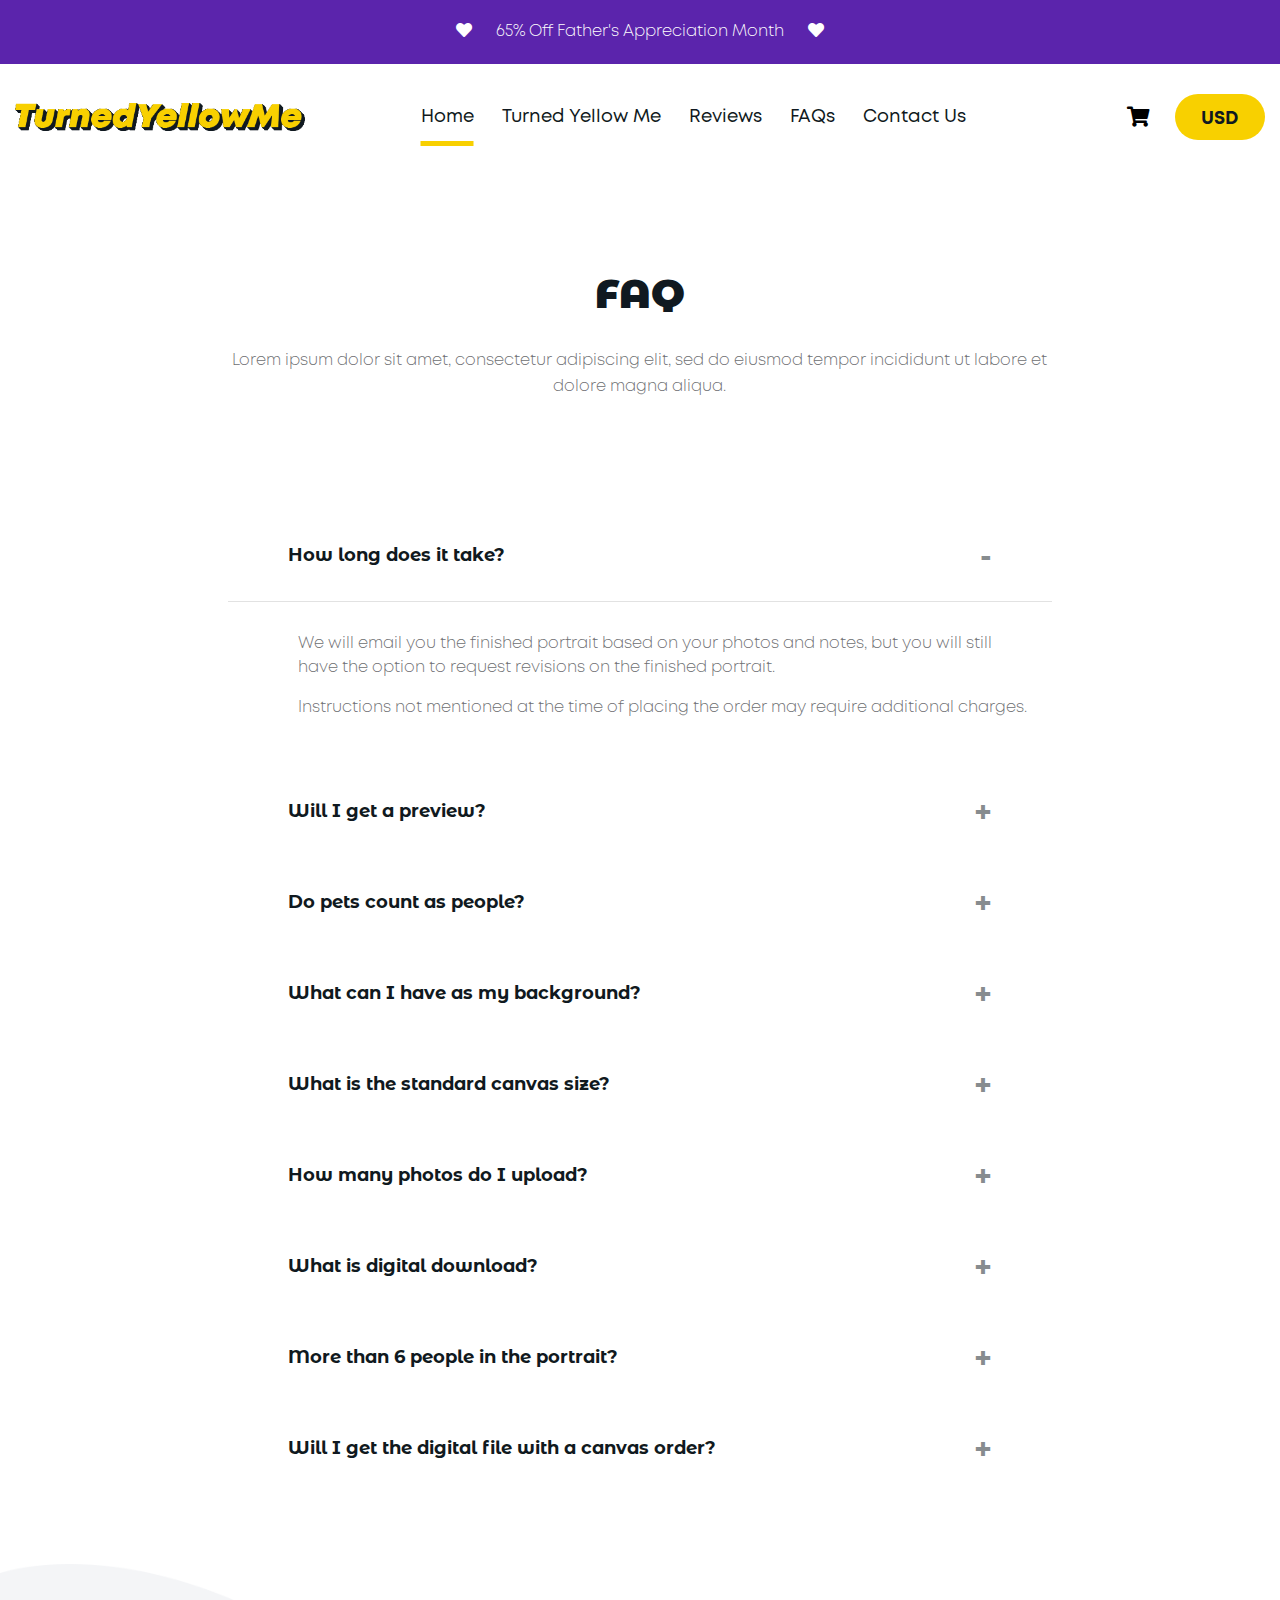
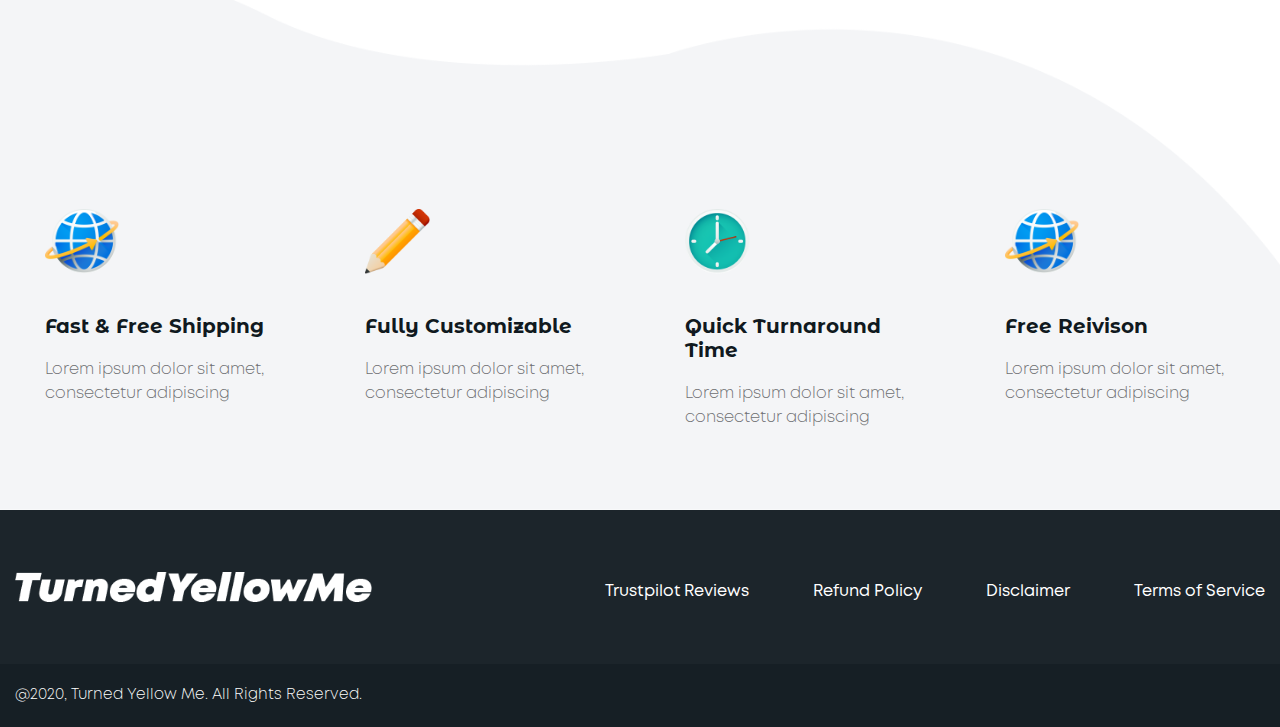
<file: faq.html>
<!doctype html>
<html class="no-js" lang="">
    <head>
        <meta charset="utf-8">
        <meta http-equiv="x-ua-compatible" content="ie=edge">
        <title>Site Title Here</title>
        <meta name="description" content="">
        <meta name="viewport" content="width=device-width, initial-scale=1"> 
		<link rel="shortcut icon" type="image/x-icon" href="assets/img/favicon.jpg">
        <!-- Place favicon.ico in the root directory -->
        
		<!-- CSS here -->
        <link rel="stylesheet" href="assets/css/bootstrap.min.css">
        <link rel="stylesheet" href="assets/css/owl.carousel.min.css">  
        <link rel="stylesheet" href="assets/css/fontawesome.css"> 
        <link rel="stylesheet" href="assets/css/all.min.css">  
        <link rel="stylesheet" href="assets/css/slick.css"> 
        <link rel="stylesheet" href="assets/css/nice-select.css"> 
        <link rel="stylesheet" href="assets/css/nice-number.css"> 
        <link rel="stylesheet" href="assets/css/style.css">
        <link rel="stylesheet" href="assets/css/responsive.css">
    </head>
    <body>

        
        <!--preloader start-->
        <div id='preloader'>
            <div id='loader'></div>
            </div>
         <!--preloader end-->


        <!-- Header-area START -->
        <div class="Header-area">
            <div class="header-top">
                <div class="container">
                    <div class="row">
                        <div class="col-lg-12 text-center">
                            <p><span><i class="fas fa-heart"></i></span> 65% Off Father's Appreciation Month <span><i class="fas fa-heart"></i></span></p>
                        </div>
                    </div>
                </div>
            </div>
            <div class="header-main">
                <div class="container">
                    <div class="row align-items-center">
                        <div class="col-2 d-block d-lg-none">
                            <div class="menu-icon">
                                <div class="in-mobile"> 
                                    <a href="javascript:void(0)" class="humg-btn"><span></span></a> 
                                </div> 
                            </div>
                        </div>
                        <div class="col-lg-3 col-8">
                            <div class="logo-area">
                                <a href="index.html"><img src="assets/img/logo.png" alt=""></a>
                            </div>
                        </div>
                        <div class="col-lg-7 d-none d-lg-block text-center">
                            <div class="menu-area">
                                <nav>
                                    <ul>
                                        <li class="active"><a href="index.html">Home</a></li>
                                        <li><a href="#">Turned Yellow Me</a></li>
                                        <li><a href="#">Reviews</a></li>
                                        <li><a href="faq.html">FAQs</a></li>
                                        <li><a href="contact.html">Contact Us</a></li>
                                    </ul>
                                </nav>
                            </div>
                        </div>
                        <div class="col-lg-2 col-2 text-right">
                            <div class="header-action">
                                <ul>
                                    <li><a href="#"><i class="fas fa-shopping-cart"></i></a></li>
                                    <li>
                                        <select>
                                            <option>usd</option>
                                            <option>aud</option>
                                            <option>cud</option>
                                        </select>
                                    </li>
                                </ul>
                            </div>
                        </div>
                    </div>
                </div>
            </div>
        </div>
         <!-- mobile-menu -->
         <div class="mobile-menu">
            <a href="javascript:void(0)" class="humg-btn"><span></span></a>
            <a href="index.html" class="logo"><img src="assets/img/logo.png" alt=""></a>
            <nav>
                <ul>
                    <li class="active"><a href="index.html">Home</a></li>
                    <li><a href="#">Turned Yellow Me</a></li>
                    <li><a href="#">Reviews</a></li>
                    <li><a href="faq.html">FAQs</a></li>
                    <li><a href="contact.html">Contact Us</a></li>
                </ul>
            </nav> 
        </div> 
        <!-- Header-area END -->
         

        <!-- main START -->
        <main>

            <!-- accordion-area START --> 
            <div class="accordion-area">
                <div class="container">

                    <!-- section-title --> 
                    <div class="row">
                        <div class="col-lg-8 offset-lg-2 text-center"> 
                            <div class="section-title">
                                <h1>FAQ</h1> 
                                <span>Lorem ipsum dolor sit amet, consectetur adipiscing elit, sed do eiusmod tempor incididunt ut labore et dolore magna aliqua.</span>
                            </div> 
                        </div>
                    </div> 



                    <!-- accordion-area START --> 
                    <div class="row">
                        <div class="col-lg-8 offset-lg-2">
                            <div id="accordion">
                                <div class="card">
                                    <div class="card-header" id="headingOne">
                                        <h5 class="mb-0">
                                        <button class="btn btn-link" data-toggle="collapse" data-target="#collapseOne" aria-expanded="true" aria-controls="collapseOne">
                                            How long does it take? <span class="plus">+</span> <span class="minus">-</span>
                                        </button>
                                        </h5>
                                    </div>
            
                                    <div id="collapseOne" class="collapse show" aria-labelledby="headingOne" data-parent="#accordion">
                                        <div class="card-body">
                                            <p>We will email you the finished portrait based on your photos and notes, but you will still have the option to request revisions on the finished portrait.</p>

                                            <p>Instructions not mentioned at the time of placing the order may require additional charges.</p>
                                        </div>
                                    </div>
                                </div>
                                <div class="card">
                                    <div class="card-header" id="headingTwo">
                                        <h5 class="mb-0">
                                        <button class="btn btn-link collapsed" data-toggle="collapse" data-target="#collapseTwo" aria-expanded="false" aria-controls="collapseTwo">
                                            Will I get a preview?<span class="plus">+</span> <span class="minus">-</span>
                                        </button>
                                        </h5>
                                    </div>
                                    <div id="collapseTwo" class="collapse" aria-labelledby="headingTwo" data-parent="#accordion">
                                        <div class="card-body">
                                            <p>We will email you the finished portrait based on your photos and notes, but you will still have the option to request revisions on the finished portrait.</p>

                                            <p>Instructions not mentioned at the time of placing the order may require additional charges.</p>
                                        </div>
                                    </div>
                                </div>
                                <div class="card">
                                    <div class="card-header" id="headingThree">
                                        <h5 class="mb-0">
                                        <button class="btn btn-link collapsed" data-toggle="collapse" data-target="#collapseThree" aria-expanded="false" aria-controls="collapseThree">
                                            Do pets count as people?<span class="plus">+</span> <span class="minus">-</span>
                                        </button>
                                        </h5>
                                    </div>
                                    <div id="collapseThree" class="collapse" aria-labelledby="headingThree" data-parent="#accordion">
                                        <div class="card-body">
                                            <p>We will email you the finished portrait based on your photos and notes, but you will still have the option to request revisions on the finished portrait.</p>

                                            <p>Instructions not mentioned at the time of placing the order may require additional charges. </p>
                                        </div>
                                    </div>
                                </div>
                                <div class="card">
                                    <div class="card-header" id="headingFour">
                                        <h5 class="mb-0">
                                        <button class="btn btn-link collapsed" data-toggle="collapse" data-target="#collapseFour" aria-expanded="false" aria-controls="collapsefour">
                                            What can I have as my background?<span class="plus">+</span> <span class="minus">-</span>
                                        </button>
                                        </h5>
                                    </div>
                                    <div id="collapseFour" class="collapse" aria-labelledby="headingFour" data-parent="#accordion">
                                        <div class="card-body">
                                            <p>We will email you the finished portrait based on your photos and notes, but you will still have the option to request revisions on the finished portrait.</p>

                                           <p> Instructions not mentioned at the time of placing the order may require additional charges.</p> 
                                        </div>
                                    </div>
                                </div>
                                <div class="card">
                                    <div class="card-header" id="headingfive">
                                        <h5 class="mb-0">
                                        <button class="btn btn-link collapsed" data-toggle="collapse" data-target="#collapsefive" aria-expanded="false" aria-controls="collapsefive">
                                            What is the standard canvas size?<span class="plus">+</span> <span class="minus">-</span>
                                        </button>
                                        </h5>
                                    </div>
                                    <div id="collapsefive" class="collapse" aria-labelledby="headingfive" data-parent="#accordion">
                                        <div class="card-body">
                                            <p>We will email you the finished portrait based on your photos and notes, but you will still have the option to request revisions on the finished portrait.</p>

                                            <p>Instructions not mentioned at the time of placing the order may require additional charges.</p> 
                                        </div>
                                    </div>
                                </div>
                                <div class="card">
                                    <div class="card-header" id="headingSix">
                                        <h5 class="mb-0">
                                        <button class="btn btn-link collapsed" data-toggle="collapse" data-target="#collapseSix" aria-expanded="false" aria-controls="collapseSix">
                                            How many photos do I upload?<span class="plus">+</span> <span class="minus">-</span>
                                        </button>
                                        </h5>
                                    </div>
                                    <div id="collapseSix" class="collapse" aria-labelledby="headingSix" data-parent="#accordion">
                                        <div class="card-body">
                                            <p>We will email you the finished portrait based on your photos and notes, but you will still have the option to request revisions on the finished portrait.</p>

                                            <p>Instructions not mentioned at the time of placing the order may require additional charges.</p> 
                                        </div>
                                    </div>
                                </div>
                                <div class="card">
                                    <div class="card-header" id="headingSeven">
                                        <h5 class="mb-0">
                                        <button class="btn btn-link collapsed" data-toggle="collapse" data-target="#collapseSeven" aria-expanded="false" aria-controls="collapseSeven">
                                            What is digital download?<span class="plus">+</span> <span class="minus">-</span>
                                        </button>
                                        </h5>
                                    </div>
                                    <div id="collapseSeven" class="collapse" aria-labelledby="headingSeven" data-parent="#accordion">
                                        <div class="card-body">
                                            <p>We will email you the finished portrait based on your photos and notes, but you will still have the option to request revisions on the finished portrait.</p>

                                            <p>Instructions not mentioned at the time of placing the order may require additional charges.</p> 
                                        </div>
                                    </div>
                                </div>
                                <div class="card">
                                    <div class="card-header" id="headingEight">
                                        <h5 class="mb-0">
                                        <button class="btn btn-link collapsed" data-toggle="collapse" data-target="#collapseEight" aria-expanded="false" aria-controls="collapseEight">
                                            More than 6 people in the portrait?<span class="plus">+</span> <span class="minus">-</span>
                                        </button>
                                        </h5>
                                    </div>
                                    <div id="collapseEight" class="collapse" aria-labelledby="headingEight" data-parent="#accordion">
                                        <div class="card-body">
                                            <p>We will email you the finished portrait based on your photos and notes, but you will still have the option to request revisions on the finished portrait.</p>

                                            <p>Instructions not mentioned at the time of placing the order may require additional charges.</p> 
                                        </div>
                                    </div>
                                </div>
                                <div class="card">
                                    <div class="card-header" id="headingNine">
                                        <h5 class="mb-0">
                                        <button class="btn btn-link collapsed" data-toggle="collapse" data-target="#collapsenine" aria-expanded="false" aria-controls="collapsenine">
                                            Will I get the digital file with a canvas order?<span class="plus">+</span> <span class="minus">-</span>
                                        </button>
                                        </h5>
                                    </div>
                                    <div id="collapsenine" class="collapse" aria-labelledby="headingNine" data-parent="#accordion">
                                        <div class="card-body">
                                            <p>We will email you the finished portrait based on your photos and notes, but you will still have the option to request revisions on the finished portrait.</p>

                                            <p>Instructions not mentioned at the time of placing the order may require additional charges. </p>
                                        </div>
                                    </div>
                                </div>
                            </div>
                        </div>
                    </div>
                    <!-- accordion-area END -->


                </div>
            </div>
            <!-- accordion-area END --> 
  
            <!-- features-area START -->
            <div class="features-area"> 
                <div class="container"> 
                    <div class="row">
                        <div class="col-lg-3 col-md-6" data-aos="fade-up" data-aos-delay="200">
                            <div class="feature-blk">
                                <img src="assets/img/home/feature/i.png" alt="">
                                <h4>Fast & Free Shipping</h4>
                                <p>Lorem ipsum dolor sit amet, consectetur adipiscing</p>
                            </div>
                        </div>
                        <div class="col-lg-3 col-md-6" data-aos="fade-up" data-aos-delay="700">
                            <div class="feature-blk">
                                <img src="assets/img/home/feature/i2.png" alt="">
                                <h4>Fully Customizable</h4>
                                <p>Lorem ipsum dolor sit amet, consectetur adipiscing</p>
                            </div>
                        </div>
                        <div class="col-lg-3 col-md-6" data-aos="fade-up" data-aos-delay="1300">
                            <div class="feature-blk">
                                <img src="assets/img/home/feature/i3.png" alt="">
                                <h4>Quick Turnaround Time</h4>
                                <p>Lorem ipsum dolor sit amet, consectetur adipiscing</p>
                            </div>
                        </div>
                        <div class="col-lg-3 col-md-6" data-aos="fade-up" data-aos-delay="1800">
                            <div class="feature-blk">
                                <img src="assets/img/home/feature/i.png" alt="">
                                <h4>Free Reivison</h4>
                                <p>Lorem ipsum dolor sit amet, consectetur adipiscing</p>
                            </div>
                        </div>
                    </div>
                </div>
            </div>
            <!-- features-area END -->
  
        </main>
        <!-- main END -->

 

        <!-- footer START -->
        <footer>
            <div class="footer-content"> 
                <div class="container">
                    <div class="row align-items-center">
                        <div class="col-lg-4">
                            <div class="footer-logo">
                                <a href="index.html"><img src="assets/img/white-title.png" alt=""></a>
                            </div>
                        </div>
                        <div class="col-lg-8 text-right d-none d-lg-block">
                            <div class="footer-menu">
                                <ul>
                                    <li><a href="#">Trustpilot Reviews</a></li>
                                    <li><a href="#">Refund Policy</a></li>
                                    <li><a href="#">Disclaimer</a></li>
                                    <li><a href="services.html">Terms of Service</a></li> 
                                </ul>
                            </div>
                        </div>
                    </div>
                </div>
            </div>
            <div class="copy-texts">
                <div class="container">
                    <div class="row">
                        <div class="col-lg-12">
                            <div class="copyright-text">
                                <p>@2020, Turned Yellow Me. All Rights Reserved.</p>
                            </div>
                        </div>
                    </div>
                </div>
            </div>
        </footer>
        <!-- footer END -->

            


		<!-- JS here --> 
        <script src="assets/js/vendor/mord.js"></script>
        <script src="assets/js/vendor/jquery-3.4.1.min.js"></script>
        <script src="assets/js/popper.min.js"></script>
        <script src="assets/js/bootstrap.min.js"></script>
        <script src="assets/js/owl.carousel.min.js"></script> 
        <script src="assets/js/slick.min.js"></script>  
        <script src="assets/js/imagesloaded.pkgd.min.js"></script> 
        <script src="assets/js/jquery.nice-select.min.js"></script>   
        <script src="assets/js/nice-number.js"></script>   
        <script src="assets/js/image-preview.js"></script>   
        <script src="assets/js/plugins.js"></script>   
        <script src="assets/js/main.js"></script>
    </body>
</html>
</file>
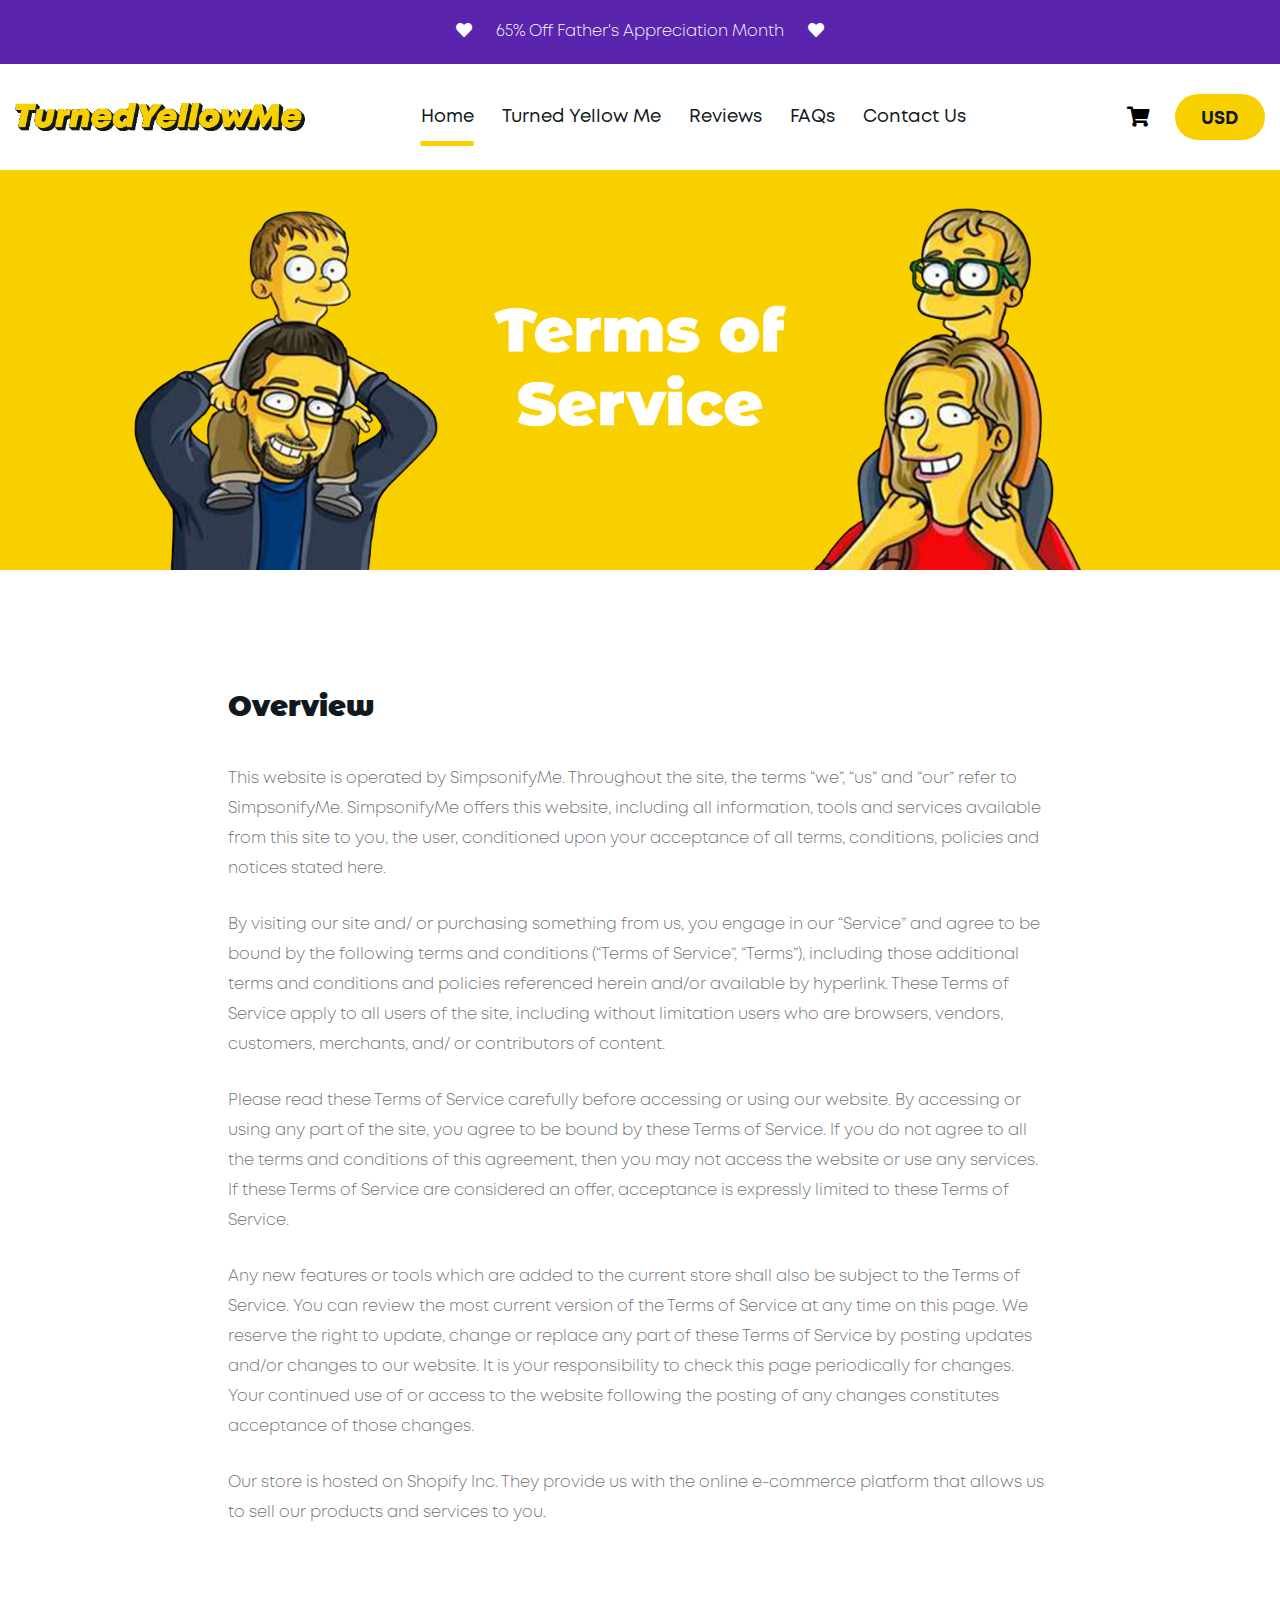
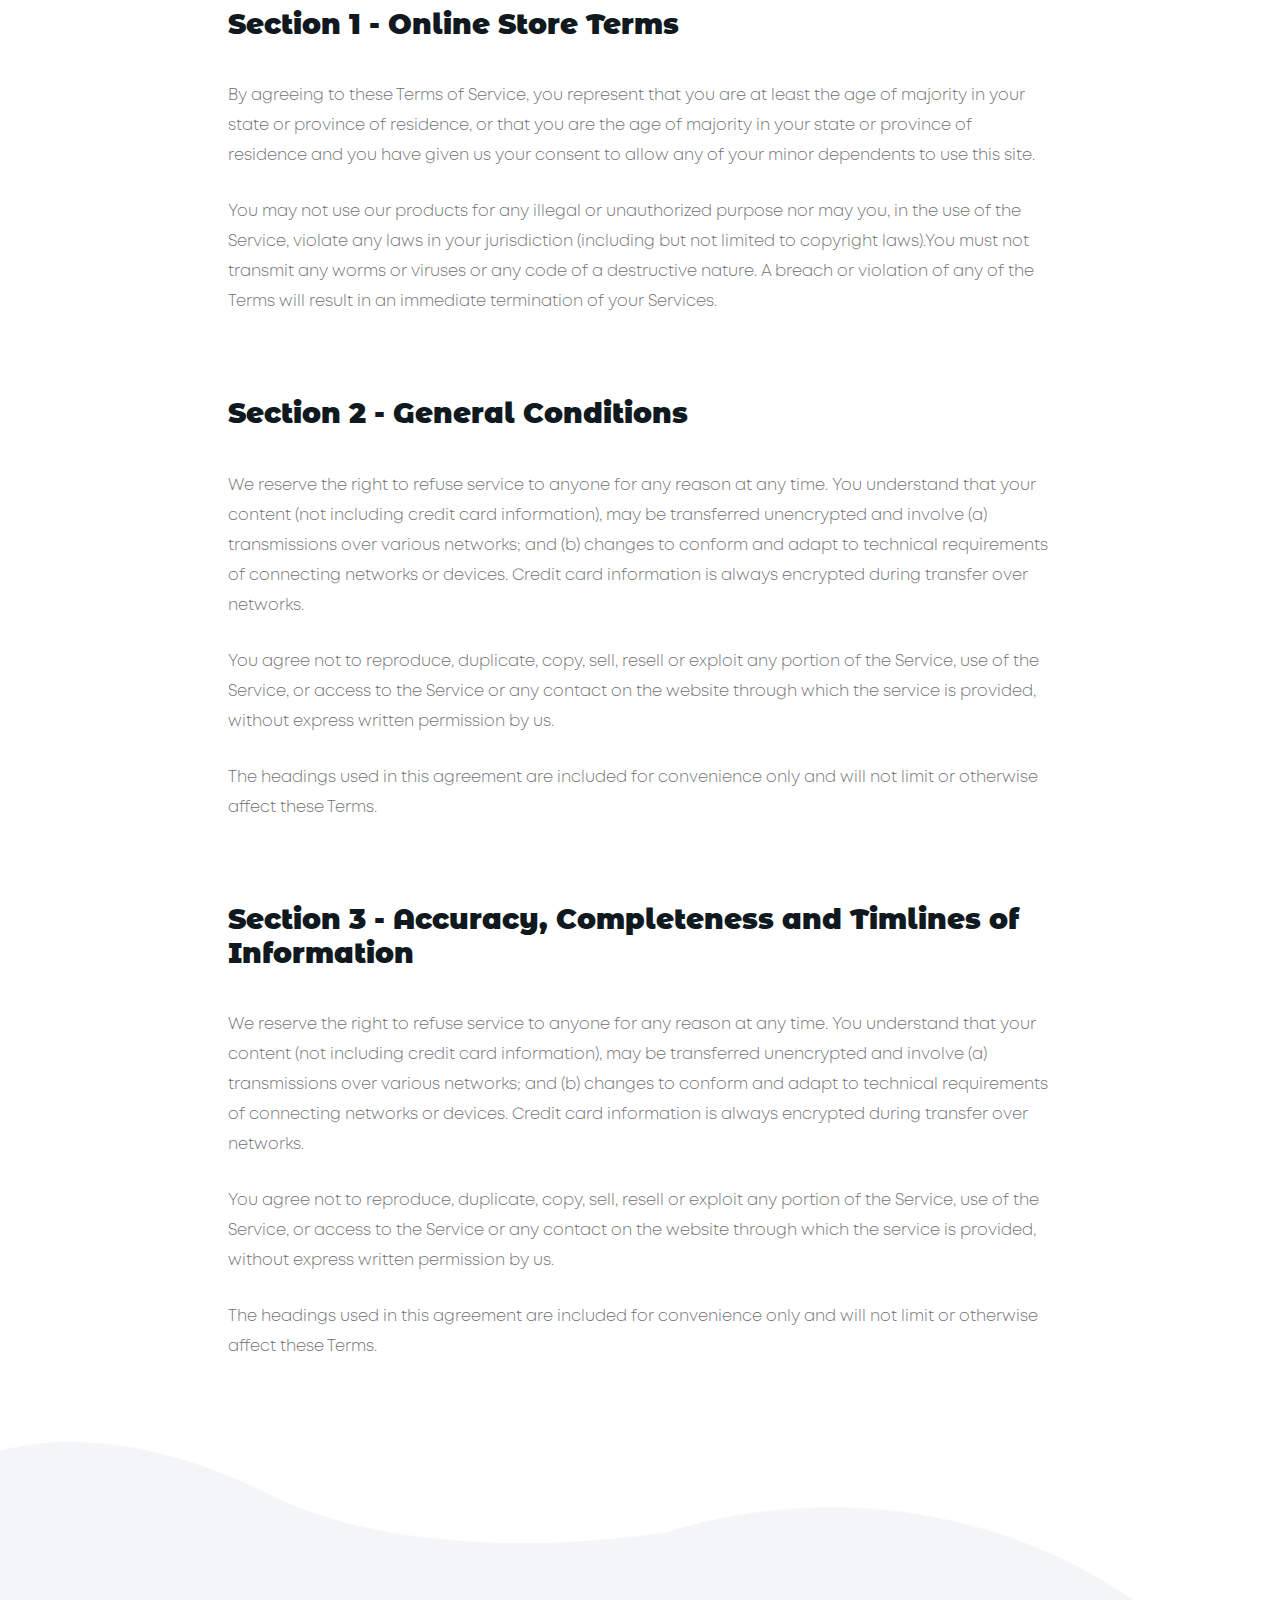
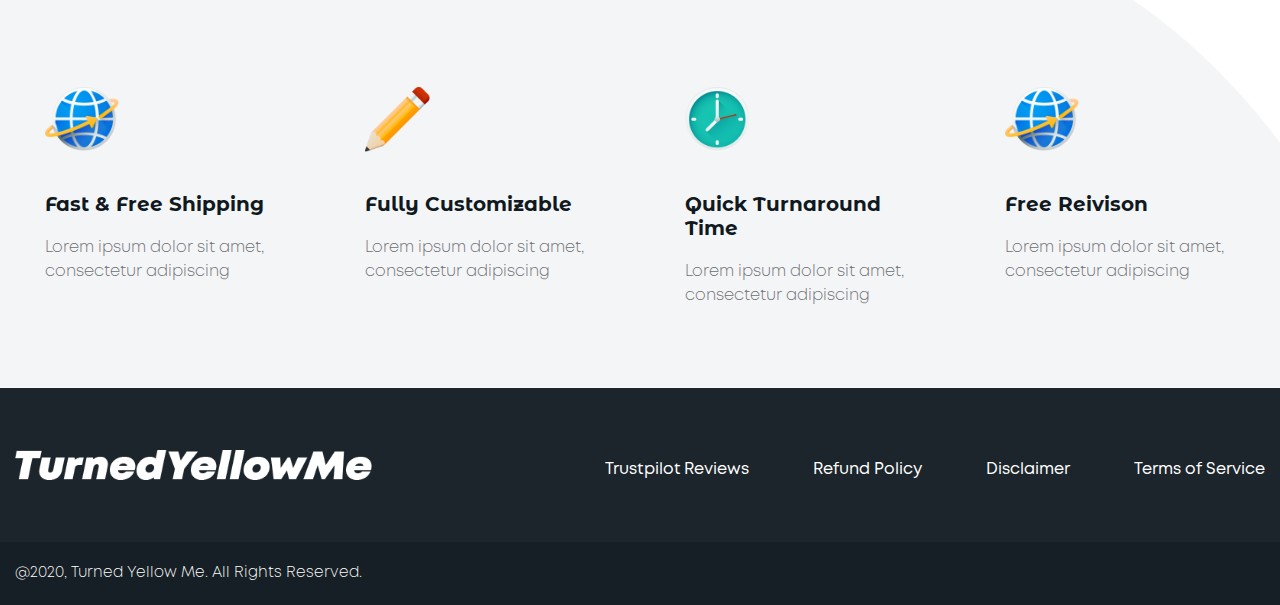
<file: services.html>
<!doctype html>
<html class="no-js" lang="">
    <head>
        <meta charset="utf-8">
        <meta http-equiv="x-ua-compatible" content="ie=edge">
        <title>Site Title Here</title>
        <meta name="description" content="">
        <meta name="viewport" content="width=device-width, initial-scale=1"> 
		<link rel="shortcut icon" type="image/x-icon" href="assets/img/favicon.jpg">
        <!-- Place favicon.ico in the root directory -->
        
		<!-- CSS here -->
        <link rel="stylesheet" href="assets/css/bootstrap.min.css">
        <link rel="stylesheet" href="assets/css/owl.carousel.min.css">  
        <link rel="stylesheet" href="assets/css/fontawesome.css"> 
        <link rel="stylesheet" href="assets/css/all.min.css">  
        <link rel="stylesheet" href="assets/css/slick.css"> 
        <link rel="stylesheet" href="assets/css/nice-select.css"> 
        <link rel="stylesheet" href="assets/css/nice-number.css"> 
        <link rel="stylesheet" href="assets/css/style.css">
        <link rel="stylesheet" href="assets/css/responsive.css">
    </head>
    <body>

        
        <!--preloader start-->
        <div id='preloader'>
            <div id='loader'></div>
            </div>
         <!--preloader end-->


        <!-- Header-area START -->
        <div class="Header-area">
            <div class="header-top">
                <div class="container">
                    <div class="row">
                        <div class="col-lg-12 text-center">
                            <p><span><i class="fas fa-heart"></i></span> 65% Off Father's Appreciation Month <span><i class="fas fa-heart"></i></span></p>
                        </div>
                    </div>
                </div>
            </div>
            <div class="header-main">
                <div class="container">
                    <div class="row align-items-center">
                        <div class="col-2 d-block d-lg-none">
                            <div class="menu-icon">
                                <div class="in-mobile"> 
                                    <a href="javascript:void(0)" class="humg-btn"><span></span></a> 
                                </div> 
                            </div>
                        </div>
                        <div class="col-lg-3 col-8">
                            <div class="logo-area">
                                <a href="index.html"><img src="assets/img/logo.png" alt=""></a>
                            </div>
                        </div>
                        <div class="col-lg-7 d-none d-lg-block text-center">
                            <div class="menu-area">
                                <nav>
                                    <ul>
                                        <li class="active"><a href="index.html">Home</a></li>
                                        <li><a href="#">Turned Yellow Me</a></li>
                                        <li><a href="#">Reviews</a></li>
                                        <li><a href="faq.html">FAQs</a></li>
                                        <li><a href="contact.html">Contact Us</a></li>
                                    </ul>
                                </nav>
                            </div>
                        </div>
                        <div class="col-lg-2 col-2 text-right">
                            <div class="header-action">
                                <ul>
                                    <li><a href="#"><i class="fas fa-shopping-cart"></i></a></li>
                                    <li>
                                        <select>
                                            <option>usd</option>
                                            <option>aud</option>
                                            <option>cud</option>
                                        </select>
                                    </li>
                                </ul>
                            </div>
                        </div>
                    </div>
                </div>
            </div>
        </div>
         <!-- mobile-menu -->
         <div class="mobile-menu">
            <a href="javascript:void(0)" class="humg-btn"><span></span></a>
            <a href="index.html" class="logo"><img src="assets/img/logo.png" alt=""></a>
            <nav>
                <ul>
                    <li class="active"><a href="index.html">Home</a></li>
                    <li><a href="#">Turned Yellow Me</a></li>
                    <li><a href="#">Reviews</a></li>
                    <li><a href="faq.html">FAQs</a></li>
                    <li><a href="contact.html">Contact Us</a></li>
                </ul>
            </nav> 
        </div> 
        <!-- Header-area END -->
         

        <!-- main START -->
        <main>

            <!-- Header-banner START -->
            <div class="hero-area"><img src="assets/img/services/1.png" alt=""></div>
            <!-- Header-banner END -->


            <!-- Contact-Us-area START -->
            <div class="services-area">
                <div class="container">
                    <div class="row">
                        <div class="col-lg-8 offset-lg-2">
                            <div class="services-contain">
                                <h2>Overview</h2>
                                <p>This website is operated by SimpsonifyMe. Throughout the site, the terms “we”, “us” and “our” refer to SimpsonifyMe. SimpsonifyMe offers this website, including all information, tools and services available from this site to you, the user, conditioned upon your acceptance of all terms, conditions, policies and notices stated here. </p>

                                <p>By visiting our site and/ or purchasing something from us, you engage in our “Service” and agree to be bound by the following terms and conditions (“Terms of Service”, “Terms”), including those additional terms and conditions and policies referenced herein and/or available by hyperlink. These Terms of Service apply to all users of the site, including without limitation users who are browsers, vendors, customers, merchants, and/ or contributors of content. </p>

                                <p>Please read these Terms of Service carefully before accessing or using our website. By accessing or using any part of the site, you agree to be bound by these Terms of Service. If you do not agree to all the terms and conditions of this agreement, then you may not access the website or use any services. If these Terms of Service are considered an offer, acceptance is expressly limited to these Terms of Service. </p>

                                <p>Any new features or tools which are added to the current store shall also be subject to the Terms of Service. You can review the most current version of the Terms of Service at any time on this page. We reserve the right to update, change or replace any part of these Terms of Service by posting updates and/or changes to our website. It is your responsibility to check this page periodically for changes. Your continued use of or access to the website following the posting of any changes constitutes acceptance of those changes. </p>
                                
                                <p>Our store is hosted on Shopify Inc. They provide us with the online e-commerce platform that allows us to sell our products and services to you. </p>
                            </div> 
                            <div class="services-contain">
                                <h2>Section 1 - Online Store Terms</h2>
                                <p>By agreeing to these Terms of Service, you represent that you are at least the age of majority in your state or province of residence, or that you are the age of majority in your state or province of residence and you have given us your consent to allow any of your minor dependents to use this site.</p>

                                <p>You may not use our products for any illegal or unauthorized purpose nor may you, in the use of the Service, violate any laws in your jurisdiction (including but not limited to copyright laws).You must not transmit any worms or viruses or any code of a destructive nature. A breach or violation of any of the Terms will result in an immediate termination of your Services. </p>
                            </div> 
                            <div class="services-contain">
                                <h2>Section 2 - General Conditions</h2>
                                <p>We reserve the right to refuse service to anyone for any reason at any time. 
                                    You understand that your content (not including credit card information), may be transferred unencrypted and involve (a) transmissions over various networks; and (b) changes to conform and adapt to technical requirements of connecting networks or devices. Credit card information is always encrypted during transfer over networks.</p>

                                <p>You agree not to reproduce, duplicate, copy, sell, resell or exploit any portion of the Service, use of the Service, or access to the Service or any contact on the website through which the service is provided, without express written permission by us. </p>
                                <P>The headings used in this agreement are included for convenience only and will not limit or otherwise affect these Terms. </P>
                            </div> 
                            <div class="services-contain">
                                <h2>Section 3 - Accuracy, Completeness and Timlines of Information</h2>
                                <p>We reserve the right to refuse service to anyone for any reason at any time. 
                                    You understand that your content (not including credit card information), may be transferred unencrypted and involve (a) transmissions over various networks; and (b) changes to conform and adapt to technical requirements of connecting networks or devices. Credit card information is always encrypted during transfer over networks.</p>

                                <p>You agree not to reproduce, duplicate, copy, sell, resell or exploit any portion of the Service, use of the Service, or access to the Service or any contact on the website through which the service is provided, without express written permission by us. </p>
                                <P>The headings used in this agreement are included for convenience only and will not limit or otherwise affect these Terms. </P>
                            </div>
                        </div>
                    </div>
                </div>
            </div>
            <!-- Contact-Us-area END -->


            <!-- features-area START -->
            <div class="features-area"> 
                <div class="container"> 
                    <div class="row">
                        <div class="col-lg-3 col-md-6" data-aos="fade-up" data-aos-delay="200">
                            <div class="feature-blk">
                                <img src="assets/img/home/feature/i.png" alt="">
                                <h4>Fast & Free Shipping</h4>
                                <p>Lorem ipsum dolor sit amet, consectetur adipiscing</p>
                            </div>
                        </div>
                        <div class="col-lg-3 col-md-6" data-aos="fade-up" data-aos-delay="700">
                            <div class="feature-blk">
                                <img src="assets/img/home/feature/i2.png" alt="">
                                <h4>Fully Customizable</h4>
                                <p>Lorem ipsum dolor sit amet, consectetur adipiscing</p>
                            </div>
                        </div>
                        <div class="col-lg-3 col-md-6" data-aos="fade-up" data-aos-delay="1300">
                            <div class="feature-blk">
                                <img src="assets/img/home/feature/i3.png" alt="">
                                <h4>Quick Turnaround Time</h4>
                                <p>Lorem ipsum dolor sit amet, consectetur adipiscing</p>
                            </div>
                        </div>
                        <div class="col-lg-3 col-md-6" data-aos="fade-up" data-aos-delay="1800">
                            <div class="feature-blk">
                                <img src="assets/img/home/feature/i.png" alt="">
                                <h4>Free Reivison</h4>
                                <p>Lorem ipsum dolor sit amet, consectetur adipiscing</p>
                            </div>
                        </div>
                    </div>
                </div>
            </div>
            <!-- features-area END -->

        </main>
        <!-- main END -->

 

        <!-- footer START -->
        <footer>
            <div class="footer-content"> 
                <div class="container">
                    <div class="row align-items-center">
                        <div class="col-lg-4">
                            <div class="footer-logo">
                                <a href="index.html"><img src="assets/img/white-title.png" alt=""></a>
                            </div>
                        </div>
                        <div class="col-lg-8 text-right d-none d-lg-block">
                            <div class="footer-menu">
                                <ul>
                                    <li><a href="#">Trustpilot Reviews</a></li>
                                    <li><a href="#">Refund Policy</a></li>
                                    <li><a href="#">Disclaimer</a></li>
                                    <li><a href="services.html">Terms of Service</a></li> 
                                </ul>
                            </div>
                        </div>
                    </div>
                </div>
            </div>
            <div class="copy-texts">
                <div class="container">
                    <div class="row">
                        <div class="col-lg-12">
                            <div class="copyright-text">
                                <p>@2020, Turned Yellow Me. All Rights Reserved.</p>
                            </div>
                        </div>
                    </div>
                </div>
            </div>
        </footer>
        <!-- footer END -->



		<!-- JS here --> 
        <script src="assets/js/vendor/mord.js"></script>
        <script src="assets/js/vendor/jquery-3.4.1.min.js"></script>
        <script src="assets/js/popper.min.js"></script>
        <script src="assets/js/bootstrap.min.js"></script>
        <script src="assets/js/owl.carousel.min.js"></script> 
        <script src="assets/js/slick.min.js"></script>  
        <script src="assets/js/imagesloaded.pkgd.min.js"></script> 
        <script src="assets/js/jquery.nice-select.min.js"></script>   
        <script src="assets/js/nice-number.js"></script>   
        <script src="assets/js/image-preview.js"></script>   
        <script src="assets/js/plugins.js"></script>   
        <script src="assets/js/main.js"></script>
    </body>
</html>
</file>
<file: assets/css/nice-select.css>
.nice-select {
  -webkit-tap-highlight-color: transparent;
  background-color: #fff;
  border-radius: 5px;
  border: solid 1px #e8e8e8;
  box-sizing: border-box;
  clear: both;
  cursor: pointer;
  display: block;
  float: left;
  font-family: inherit;
  font-size: 14px;
  font-weight: normal;
  height: 42px;
  line-height: 40px;
  outline: none;
  padding-left: 18px;
  padding-right: 30px;
  position: relative;
  text-align: left !important;
  -webkit-transition: all 0.2s ease-in-out;
  transition: all 0.2s ease-in-out;
  -webkit-user-select: none;
     -moz-user-select: none;
      -ms-user-select: none;
          user-select: none;
  white-space: nowrap;
  width: auto; }
  .nice-select:hover {
    border-color: #dbdbdb; }
  .nice-select:active, .nice-select.open, .nice-select:focus {
    border-color: #999; }
  .nice-select:after {
    border-bottom: 2px solid #999;
    border-right: 2px solid #999;
    content: '';
    display: block;
    height: 5px;
    margin-top: -4px;
    pointer-events: none;
    position: absolute;
    right: 12px;
    top: 50%;
    -webkit-transform-origin: 66% 66%;
        -ms-transform-origin: 66% 66%;
            transform-origin: 66% 66%;
    -webkit-transform: rotate(45deg);
        -ms-transform: rotate(45deg);
            transform: rotate(45deg);
    -webkit-transition: all 0.15s ease-in-out;
    transition: all 0.15s ease-in-out;
    width: 5px; }
  .nice-select.open:after {
    -webkit-transform: rotate(-135deg);
        -ms-transform: rotate(-135deg);
            transform: rotate(-135deg); }
  .nice-select.open .list {
    opacity: 1;
    pointer-events: auto;
    -webkit-transform: scale(1) translateY(0);
        -ms-transform: scale(1) translateY(0);
            transform: scale(1) translateY(0); }
  .nice-select.disabled {
    border-color: #ededed;
    color: #999;
    pointer-events: none; }
    .nice-select.disabled:after {
      border-color: #cccccc; }
  .nice-select.wide {
    width: 100%; }
    .nice-select.wide .list {
      left: 0 !important;
      right: 0 !important; }
  .nice-select.right {
    float: right; }
    .nice-select.right .list {
      left: auto;
      right: 0; }
  .nice-select.small {
    font-size: 12px;
    height: 36px;
    line-height: 34px; }
    .nice-select.small:after {
      height: 4px;
      width: 4px; }
    .nice-select.small .option {
      line-height: 34px;
      min-height: 34px; }
  .nice-select .list {
    background-color: #fff;
    border-radius: 5px;
    box-shadow: 0 0 0 1px rgba(68, 68, 68, 0.11);
    box-sizing: border-box;
    margin-top: 4px;
    opacity: 0;
    overflow: hidden;
    padding: 0;
    pointer-events: none;
    position: absolute;
    top: 100%;
    left: 0;
    -webkit-transform-origin: 50% 0;
        -ms-transform-origin: 50% 0;
            transform-origin: 50% 0;
    -webkit-transform: scale(0.75) translateY(-21px);
        -ms-transform: scale(0.75) translateY(-21px);
            transform: scale(0.75) translateY(-21px);
    -webkit-transition: all 0.2s cubic-bezier(0.5, 0, 0, 1.25), opacity 0.15s ease-out;
    transition: all 0.2s cubic-bezier(0.5, 0, 0, 1.25), opacity 0.15s ease-out;
    z-index: 9; }
    .nice-select .list:hover .option:not(:hover) {
      background-color: transparent !important; }
  .nice-select .option {
    cursor: pointer;
    font-weight: 400;
    line-height: 40px;
    list-style: none;
    min-height: 40px;
    outline: none;
    padding-left: 18px;
    padding-right: 29px;
    text-align: left;
    -webkit-transition: all 0.2s;
    transition: all 0.2s; }
    .nice-select .option:hover, .nice-select .option.focus, .nice-select .option.selected.focus {
      background-color: #f6f6f6; }
    .nice-select .option.selected {
      font-weight: bold; }
    .nice-select .option.disabled {
      background-color: transparent;
      color: #999;
      cursor: default; }

.no-csspointerevents .nice-select .list {
  display: none; }

.no-csspointerevents .nice-select.open .list {
  display: block; }
</file>
<file: assets/css/nice-number.css>
.nice-number{display:inline-flex;justify-content:stretch}.nice-number input{vertical-align:middle;-moz-appearance:textfield;box-sizing:content-box;margin:0;text-align:center}
.nice-number input::-webkit-inner-spin-button,.nice-number input::-webkit-outer-spin-button{-webkit-appearance:none;margin:0}
</file>
<file: assets/css/style.css>
/*   Theme default css */
@import url('https://fonts.googleapis.com/css2?family=Montserrat+Alternates:wght@700;900&display=swap');
/* 
  font-family: 'Montserrat Alternates', sans-serif;
*/

@font-face{
  font-family: Montlight;
  src: url(../webfonts/font/Mont-Light.otf);
}
@font-face{
  font-family: MontItalic;
  src: url(../webfonts/font/Mont-Light-Italic.otf);
}
@font-face{
  font-family: MontRegular;
  src: url(../webfonts/font/Mont-Regular.otf);
}
@font-face{
  font-family: MontHeavy;
  src: url(../webfonts/font/Mont-Heavy.otf);
}
@font-face{
  font-family: MontSemiBold;
  src: url(../webfonts/font/Mont-SemiBold-Italic.otf);
}
@font-face{
  font-family: MontBold;
  src: url(../webfonts/font/Mont-Bold.otf);
}
@font-face{
  font-family: MontBlack;
  src: url(../webfonts/font/Mont-Black-Italic.otf);
} 
body {
  font-family: Montlight; 
  color: #6d6e71;
  font-size: 29px;
 }

  
button {
  cursor: pointer; }

a:focus,
.button:focus {
  text-decoration: none;
  outline: none; }

a:focus,
a:hover {
  color: inherit;
  text-decoration: none; }

a,
button {
  color: inherit;
  outline: medium none; }

button:focus, input:focus, input:focus, textarea, textarea:focus {
  outline: 0; }

 
h1,
h2,
h3,
h4,
h5,
h6 {
  font-family: 'Montserrat Alternates', sans-serif;
  color: #101920;
  margin-top: 0px; 
  font-weight: 900; 
 }

h1 a,
h2 a,
h3 a,
h4 a,
h5 a,
h6 a {
  color: inherit; }
 
ul {
  margin: 0px;
  padding: 0px; }

li {
  list-style: none; }

 .padding{
   padding-right: 0;
 }
 .mt-225{
   margin-top: 225px;
 }
 .mt-30{
  margin-top: 30px; 
 }
 .mt-100{
  margin-top: 100px; 
 }
.mb-0{
  margin-bottom: 0px;
}



 

/* default-css END 
================================== */
 









#preloader {
  position: fixed;
  z-index: 1800;
  top: 0;
  right: 0;
  bottom: 0;
  left: 0;
  width: 100%;
  height: 100%;
  background: #fff
  }
  .no-js #preloader,
  .oldie #preloader {
  display: none
  }
  #loader {
  position: relative;
  width: 2.5em;
  height: 2.5em;
  transform: rotate(165deg);
  }
  #loader {
  position: absolute;
  top: calc(50% - 1.25em);
  left: calc(50% - 1.25em);
  }
  #loader:before, #loader:after {
  content: '';
  position: absolute;
  top: 50%;
  left: 50%;
  display: block;
  width: 0.5em;
  height: 0.5em;
  border-radius: 0.25em;
  transform: translate(-50%, -50%);
  }
  #loader:before {
  animation: before 2s infinite;
  }
  #loader:after {
  animation: after 2s infinite;
  }
  @keyframes before {
  0% {
  width: 0.5em;
  box-shadow: 1em -0.5em rgba(225, 20, 98, 0.75), -1em 0.5em rgba(111, 202, 220, 0.75);
  }
  35% {
  width: 2.5em;
  box-shadow: 0 -0.5em rgba(225, 20, 98, 0.75), 0 0.5em rgba(111, 202, 220, 0.75);
  }
  70% {
  width: 0.5em;
  box-shadow: -1em -0.5em rgba(225, 20, 98, 0.75), 1em 0.5em rgba(111, 202, 220, 0.75);
  }
  100% {
  box-shadow: 1em -0.5em rgba(225, 20, 98, 0.75), -1em 0.5em rgba(111, 202, 220, 0.75);
  }
  }
  @keyframes after {
  0% {
  height: 0.5em;
  box-shadow: 0.5em 1em rgba(61, 184, 143, 0.75), -0.5em -1em rgba(233, 169, 32, 0.75);
  }
  35% {
  height: 2.5em;
  box-shadow: 0.5em 0 rgba(61, 184, 143, 0.75), -0.5em 0 rgba(233, 169, 32, 0.75);
  }
  70% {
  height: 0.5em;
  box-shadow: 0.5em -1em rgba(61, 184, 143, 0.75), -0.5em 1em rgba(233, 169, 32, 0.75);
  }
  100% {
  box-shadow: 0.5em 1em rgba(61, 184, 143, 0.75), -0.5em -1em rgba(233, 169, 32, 0.75);
  }
  }





















.header-shadow {
  box-shadow: 0px 10px 31px 5px #f2f2f278;
}
.header-top {
  background: #5B24AC;
} 
.header-top p {
  display: block;
  margin: 0;
  color: #fff;
  padding: 20px 0;
}

.header-top p span {
  margin: 20px;
}
.logo-area a {
  display: block;
}
.menu-area nav ul li {
  display: inline-block;
} 
.menu-area nav ul li a {
  font-family: MontRegular;
  color: #101920;
  display: inline-block;
  margin: 0 45px;
}
.header-action ul li .nice-select {
  width: 205px;
  height: 83px;
  line-height: 83px;
  text-align: center !IMPORTANT;
  font-size: 29px;
  text-transform: uppercase;
  font-family: MontBold;
  color: #101920;
  background: #F8D000;
  display: inline-block;
  border-radius: 50px;
  border: none; 
  padding: 0;
}

.header-action ul li .nice-select ul.list {
  width: 100%;
}
.header-action ul li .nice-select:after{
  display: none;
}


.hero-area img {
  width: 100%;
}
.header-action ul li {
  display: inline-block;
}

.header-action ul {
  display: flex;
  align-items: center;
  justify-content: flex-end;
}
.menu-area nav ul li a {
  font-family: MontRegular;
  color: #101920;
  display: inline-block;
  margin: 0 45px;
  font-size: 29px;
  position: relative;
}
.header-action ul li a i {
  margin-right: 65px;
}
.header-action ul li a {
  font-size: 28px;
  color: #000;
}
.header-action ul li .nice-select ul.list {
  display: block;
  background: #f8d000;
  box-shadow: 0px 10px 10px #c7c7c763;
  border: 1px solid #00000024;
}
.header-action ul li .nice-select ul.list li {
  display: block !important;
  font-size: 21px;
}
.header-main {
  padding: 60px 0;
}
.header-action ul li a {
  font-size: 28px;
  color: #000;
}

.menu-area nav ul li a:after {content: "";position: absolute;width: 0;height: 10px;background: #F8D000;left: 50%;bottom: -30px;transform: translateX(-50%);opacity: 0;visibility: hidden;transition: .3s;}

.menu-area nav ul li a:hover:after {
  visibility: visible;
  opacity: 1;
  width: 100%;
}

.menu-area nav ul li.active a:after {
  visibility: visible;
  opacity: 1;
  width: 100%;
}
.mobile-menu a.humg-btn {
  display: none;
}



/* mobile-menu START*/
.mobile-menu {
  position: fixed;
  width: 320px;
  height: 100vh;
  background: #101920;
  top: 0;
  right: 0;
  z-index: 111;
  padding-top: 100px;
  margin-right: -400px;
  transition: .3s;
  box-shadow: -2px 0px 19px -7px #1b2550;
}
a.humg-btn {
  height: 35px;
  width: 35px;
  position: relative;
  float: left;
}
a.humg-btn span {
  position: relative;
  width: 100%;
  height: 4px;
  background: #101920;
  display: inline-block;
  border-radius: 30px;
  transition: .3s;
}

a.humg-btn span:before {
  content: "";
  position: absolute;
  width: 100%;
  height: 4px;
  background: #101920;
  bottom: 10px;
  left: 0;
  border-radius: 30px;
  transition: .3s;
}
a.humg-btn span:after {
  content: "";
  position: absolute;
  width: 100%;
  height: 4px;
  background: #101920;
  bottom: -10px;
  left: 0;
  border-radius: 30px;
  transition: .3s;
}
a.humg-btn.humgbMenu span{
  background-color: transparent;
}
a.humg-btn.humgbMenu span:before{
  transform: rotate(45deg);
  top: 0;
}
a.humg-btn.humgbMenu span:after{
  transform: rotate(-45deg);
  top: 0;
} 
.mobile-menu a.humg-btn {
  position: absolute;
  top: 20px;
  right: 25px;
}
.mobile-menu a.humg-btn span:after{
  background-color: #fff;
}
.mobile-menu a.humg-btn span::before{
  background-color: #fff;
}
.mobile-menu.menuActivve{
  margin-right: 0;
}
.mobile-menu a.logo img {
  max-width: 180px;
  margin: auto;
  display: block;
}

.mobile-menu nav ul a {
  display: block;
  color: #fff;
  line-height: 40px;
  margin-left: 30px;
  transition: .3s;
  position: relative;
} 
.mobile-menu nav ul a.active {
  color: #F8D000;
}
.mobile-menu nav {
  margin-top: 40px;
}
.mobile-menu nav ul a:hover {
  color: #F8D000;
}

.mobile-menu ul.social li {
  display: inline-block;
}

.mobile-menu ul.social {
  text-align: center;
  padding-top: 100px;
}

.mobile-menu ul.social li a {
  transition: .3s;
  margin: 0 7px;
  display: inline-block;
  position: relative;
}
 
.mobile-menu ul.social li a:after {
  content: "";
  position: absolute;
  width: 35px;
  height: 35px;
  background: #1b2550;
  left: 50%;
  top: 46%;
  border-radius: 50%;
  transform: translate(-50%, -50%) scale(.5);
  z-index: -1;
  opacity: 0;
  transition: .3s;
}

.mobile-menu ul.social li a:hover:after {
  transform: translate(-50%, -50%) scale(1);
  opacity: 1;
}
.mobile-menu nav ul li{
  position: relative;
  left: -40px;
  opacity: 0;
  transition: .3s;
}
.mobile-menu.menuActivve nav ul li:nth-child(1){
  opacity: 1;
  left: 0;
  transition-delay: .1s;
}
.mobile-menu.menuActivve nav ul li:nth-child(2){
  opacity: 1;
  left: 0;
  transition-delay: .2s;
}
.mobile-menu.menuActivve nav ul li:nth-child(3){
  opacity: 1;
  left: 0;
  transition-delay: .3s;
}
.mobile-menu.menuActivve nav ul li:nth-child(4){
  opacity: 1;
  left: 0;
  transition-delay: .4s;
}
.mobile-menu.menuActivve nav ul li:nth-child(5){
  opacity: 1;
  left: 0;
  transition-delay: .5s;
} 
 
/* mobile-menu END*/




/* Header-area css END
===================== */




/* section-title START */
.how-its-work{
  position: relative;
  overflow: hidden;
}
.how-its-work:before {
  content: "";
  position: absolute;
  width: 740px;
  height: 740px;
  background: #F4F5F7;
  top: 13%;
  left: -300px;
  border-radius: 50%;
  z-index: -1;
}
.how-its-work:after {
  content: "";
  position: absolute;
  width: 740px;
  height: 740px;
  background: #F4F5F7;
  top: 5%;
  right: -300px;
  border-radius: 50%;
  transform: scale(1.2);
  z-index: -1;
}
.how-its-work span.snape-one {
  width: 195px;
  height: 195px;
  border-radius: 50%;
  background: #F4F5F7;
  display: block;
  position: absolute;
  top: 6%;
  left: 8%;
  z-index: -1;
}
.how-its-work span.snape-two {
  width: 130px;
  height: 130px;
  border-radius: 50%;
  background: #F4F5F7;
  display: block;
  position: absolute;
  top: 34%;
  z-index: -1;
  right: 4%;
}
.how-its-work .section-title h1 {
  font-size: 125px !important; 
  margin-bottom: 20px;
}  
.section-title{
  margin-bottom: 170px;
}
.section-title h1 {
  font-size: 75px; 
  margin-bottom: 20px;
} 
.section-title  p {
  font-size: 43px;
  color: #101920;
  font-family: MontSemiBold;
}
.section-title span {
  color: #6d6e71;
  margin-top: 70px;
  line-height: 54px;
  display: block;
}
/* section-title START */


.how-its-work {
  padding-top: 170px;
}
.top-steps {
  height: 750px;
}
.works-blk {
  padding-top: 70px; 
  transition: .3s;
  position: relative;
  border-radius: 40px;  
  background: #fff;
}
.works-blk img {
  height: 240px;
}
.works-blk h5 {
  font-size: 39px;
  margin-top: 110px;
  padding-bottom: 100px;
  transition: .3s;
}
a.theme-btn {
  display: inline-block;
  height: 115px;
  width: 535px;
  text-align: center;
  background: #F8D000;
  line-height: 115px;
  border-radius: 100px;
  font-family: MontBold;
  color: #101920;
  text-transform: uppercase;
  transition: .3s;
}
a.theme-btn:hover {
  background: #101920;
  color: #F8D000;
}
.works-blk a {
  position: absolute;
  bottom: -55px;
  left: 50%;
  transform: translateX(-50%);
  z-index: 3;
  visibility: hidden;
  opacity: 0;
} 
.main-steps {
  margin-top: 220px;
}
.main-steps {
  margin-top: 220px;
}

.step-items {
  border-radius: 40px;
  transition: .3s;
}


.works-blk:hover {
  padding-top: 170px;  
  box-shadow: 0 22px 66px -31px #e9e9e9d1;
}

.works-blk:hover h5 {
  padding-bottom: 130px;
}
.works-blk:hover a{
  visibility: visible;
  opacity: 1;
}
.step-items:hover {
  box-shadow: 0px 15px 20px -1px #00000008;
}

.works-blk.active {
  padding-top: 170px;  
  box-shadow: 0 22px 66px -31px #e9e9e9d1;
}
.works-blk.active a{
  visibility: visible;
  opacity: 1;
} 
.works-blk.active h5 {
  padding-bottom: 130px;
}
.step-items.active {
  box-shadow: 0px 15px 20px -1px #00000008;
}



.step-items .img.sec {
  position: relative;
}

.step-items .img.sec img {
  width: 100%;
}

.step-items .img.sec span {
  position: absolute;
  bottom: -15px;
  left: 10%;
  background: #F8D000;
  width: 122px;
  height: 122px;
  text-align: center;
  line-height: 122px;
  font-size: 37px;
  border-radius: 50%;
  font-family: MontBold;
  color: #101920;
}

.step-desc {
  padding-left: 115px;
  padding-right: 51px;
  padding-top: 60px;
  padding-bottom: 60px;
  margin-bottom: 70px;
}

.step-desc h4 {
  font-size: 33px;
  font-weight: 700;
  margin-bottom: 25px;
}
.main-steps .middle {
  margin-top: 85px;
}




/* how-its-work area css END
=========================== */



.gallery-area {
  padding: 610px 0;
  background: url(../img/home/img-gallery/bac-snape.png);
  background-size: 100% 100%;
}
.bottom-gallery {
  padding-bottom: 300px;
}
.gallery-wrp {
  width: 890px;
  margin: auto;
}

.gallery-wrp h3 {
  font-size: 58px;
  margin-bottom: 70px;
}

.gallery-wrp p {
  margin-bottom: 100px;
}
.big-img img {
  width: 100%;
  border-radius: 35px;
  height: 810px;
  object-fit: cover;
  object-position: center top;
}
.sm-imgs img {
  width: 240px;
  height: 240px;
  float: right;
  border-radius: 22px;
  margin-bottom: 45px;
  object-fit: cover;
  object-position: top;
}
.sm-imgs img.bottom-img{
  margin: 0px;
}

.bottom-gallery img {
  width: 100%;
  height: 555px;
  border-radius: 40px; 
  object-fit: cover;
}
.bottom-gallery img.full-img {
  height: 100%;
}







/* img-preview start
==================== */
 
.cd-image-container {
  position: relative;
  width: 100%;
  max-width: 100%;
  margin: 0em auto;
  overflow: hidden;
  border-radius: 50px;
}
 
.Image-preview img {
  max-width: 100%;
} 
 .Image-preview{
   position: relative;
   overflow: hidden;
 } 
.cd-image-container img {
  display: block;
  width: 1000%;
  height: 1200px;
  object-fit: cover;
  object-position: right;
}
.cd-image-label {
  position: absolute;
  bottom: 60px;
  right: 65px;
  font-family: MontBold;
  color: #101920; 
  width: 200px; 
  text-transform: uppercase; 
  height:  85px;
  line-height: 85px;
  background-color: #F8D000;
  border-radius: 50px;
  text-align: center;
  -webkit-font-smoothing: antialiased;
  -moz-osx-font-smoothing: grayscale;
  opacity: 0;
  -webkit-transform: translateY(20px);
  -moz-transform: translateY(20px);
  -ms-transform: translateY(20px);
  -o-transform: translateY(20px);
  transform: translateY(20px);
  -webkit-transition: -webkit-transform 0.3s 0.7s, opacity 0.3s 0.7s;
  -moz-transition: -moz-transform 0.3s 0.7s, opacity 0.3s 0.7s;
  transition: transform 0.3s 0.7s, opacity 0.3s 0.7s;
}
.cd-image-label.is-hidden {
  visibility: hidden;
}
.is-visible .cd-image-label {
  opacity: 1;
  -webkit-transform: translateY(0);
  -moz-transform: translateY(0);
  -ms-transform: translateY(0);
  -o-transform: translateY(0);
  transform: translateY(0);
}

.cd-resize-img {
  position: absolute;
  top: 0;
  left: 0;
  width: 0;
  height: 100%;
  overflow: hidden; 
  -webkit-transform: translateZ(0);
  -moz-transform: translateZ(0);
  -ms-transform: translateZ(0);
  -o-transform: translateZ(0);
  transform: translateZ(0);
  -webkit-backface-visibility: hidden;
  backface-visibility: hidden;
}
.cd-handle img {
  width: 100%;
  height: 100%;
}
.cd-resize-img img {
  position: absolute;
  left: 0;
  top: 0;
  display: block;
  height: 100%;
  width: auto;
  max-width: none;
  width: 100%;
}
.cd-resize-img .cd-image-label {
  right: auto;
  left: 65px;
}
.is-visible .cd-resize-img {
  width: 50%; 
  -webkit-animation: cd-bounce-in 0.7s;
  -moz-animation: cd-bounce-in 0.7s;
  animation: cd-bounce-in 0.7s;
}

@-webkit-keyframes cd-bounce-in {
  0% {
    width: 0;
  }
  60% {
    width: 55%;
  }
  100% {
    width: 50%;
  }
}
@-moz-keyframes cd-bounce-in {
  0% {
    width: 0;
  }
  60% {
    width: 55%;
  }
  100% {
    width: 50%;
  }
}
@keyframes cd-bounce-in {
  0% {
    width: 0;
  }
  60% {
    width: 55%;
  }
  100% {
    width: 50%;
  }
}
.cd-handle {
  position: absolute;
  height: 214px;
  width: 214px; 
  left: 50%;
  top: 50%;
  margin-left: -100px;
  margin-top: -22px;
  border-radius: 50%; 
  cursor: move; 
  opacity: 0;
  -webkit-transform: translate3d(0, 0, 0) scale(0);
  -moz-transform: translate3d(0, 0, 0) scale(0);
  -ms-transform: translate3d(0, 0, 0) scale(0);
  -o-transform: translate3d(0, 0, 0) scale(0);
  transform: translate3d(0, 0, 0) scale(0);
  box-shadow: 0px 0px 10px 10px #0000000a;
} 
.is-visible .cd-handle {
  opacity: 1;
  -webkit-transform: translate3d(0, 0, 0) scale(1);
  -moz-transform: translate3d(0, 0, 0) scale(1);
  -ms-transform: translate3d(0, 0, 0) scale(1);
  -o-transform: translate3d(0, 0, 0) scale(1);
  transform: translate3d(0, 0, 0) scale(1);
  -webkit-transition: -webkit-transform 0.3s 0.7s, opacity 0s 0.7s;
  -moz-transition: -moz-transform 0.3s 0.7s, opacity 0s 0.7s;
  transition: transform 0.3s 0.7s, opacity 0s 0.7s;
}




/* img-preview start
==================== */








.bottom-gallery {
  position: relative;
  overflow: hidden;
  padding-top: 300px;
}
.bottom-gallery:before {
  content: "";
  position: absolute;
  width: 1000px;
  height: 1000px;
  background: #F4F5F7;
  top: 0%;
  left: -380px;
  border-radius: 50%;
  z-index: -1;
}
.bottom-gallery:after {
  content: "";
  position: absolute;
  width: 740px;
  height: 740px;
  background: #F4F5F7;
  bottom:80px;
  right: -300px;
  border-radius: 50%;
  transform: scale(1.2);
  z-index: -1;
}
.bottom-gallery span.snape-one {
  width: 195px;
  height: 195px;
  border-radius: 50%;
  background: #F4F5F7;
  display: block;
  position: absolute;
  top: 62%;
  left: 12%;
}
.bottom-gallery span.snape-two {
  width: 130px;
  height: 130px;
  border-radius: 50%;
  background: #F4F5F7;
  display: block;
  position: absolute;
  bottom: 1%;
  right: 16%;
}


/* 
Gallery-css END
=========================== */





.testimonail-area {
  overflow: hidden;
  display: block;
  padding-top: 20px;
  margin-bottom: 80px;
} 
.slick-list {
  left: 0 !important;
  overflow: unset; 
  padding: 0 115px;
}
.slider-item {
  padding: 70px; 
  outline: none !IMPORTANT;
  border-radius: 40px;
  transition: .3s;
}
.slider-item:hover {
  box-shadow: 0px 16px 32px -3px #b3b3b31a;
}
.slider-item img {
  width: 190px;
  height: 190px;
  border-radius: 50%;
  object-fit: cover;
  object-position: top center;
  margin-bottom: 80px;
}
.slider-item h4 {
  font-size: 43px;
  text-transform: capitalize;
  font-weight: 700;
  margin-bottom: 50px;
}
.slider-item span {
  width: 50px;
  height: 50px;
  background: #58A7E8;
  display: inline-block;
  text-align: center;
  line-height: 50px;
  border-radius: 50%;
  font-size: 24px;
  color: #fff;
  float: right;
}

.slider-item h5 {
  font-size: 25px;
  font-family: MontHeavy;
  color: #f8d000;
  display: flex;
  align-items: center;
}
.slider-item h5 p {
  margin: 0;
  min-width: 150px;
  letter-spacing: 7px;
}

.slider-item h5 ul {
  width: 100%;
  text-align: right;
  display: flex;
  justify-content: flex-end;
}

.slider-item h5 ul li {
  margin-left: 5px;
}
.slider-item h5 ul li svg {
  width: 30px;
  height: 30px;
}
.slider-item h5 ul li.last-icon svg {
  width: 100px;
  height: 110px;
  transform: scale(.3);
  position: absolute;
  top: -40px;
  left: -30px;
}

.slider-item h5 ul li.last-icon {
  height: 35px;
  position: relative;
  width: 35px;
}
.slider-item h5 ul li.last-icon svg path#path836 {
  fill: #DCDDDE;
}

.slider-item h5 ul li.last-icon svg 
path#path5095 {
  fill: #ffbb07 !IMPORTANT;
}
.slider-item h5 ul li svg path {
  fill: #FFBB07;
}
.slider-item img.snape {
  height: unset;
  width: 100%;
  object-fit: unset;
  border-radius: 0;
  margin-top: 60px;
  margin-bottom: 50px;
}
.slider-item  p {
  font-size: 33px;
  font-family: MontItalic;
  color: #6d6e71;
  padding-right: 85px;
  margin: 0;
}
button.slick-arrow {
  left: -80px;
  font-size: 0px;
  position: absolute;
  top: 50%;
  z-index: 3;
  height: 200px;
  width: 200px;
  text-align: center;
  line-height: 200px;
  padding: 0;
  border-radius: 50%;
  background: #fff;
  color: #0000;
  border: none;
  box-shadow: 0px 13px 16px -8px #a9a9a92e;
  transition: .3s;
}
button.slick-arrow:hover{
  background-color: #F8D000;
}
button.slick-arrow:after {
  content: "";
  position: absolute;
  width: 60px;
  height: 45px;
  background-image: url(../img/arrow.png);
  background-repeat: no-repeat;
  top: 53%;
  left: 50%;
  transform: translate(-50%, -50%);
}

button.slick-next.slick-arrow {
  left: auto;
  right: -80px;
}
button.slick-next.slick-arrow:after {
  content: "";
  position: absolute;
  width: 60px;
  height: 45px;
  background-image: url(../img/arrow.png);
  background-repeat: no-repeat;
  top: 50%;
  left: 50%;
  transform: translate(-50%, -50%) rotate(180deg);
} 
.slider-item.slick-slide {
  margin-bottom: 60px;
  margin-top: -80px;
  opacity: 0.4;
  transition: .3s;

}
.slider-item.slick-slide.slick-active {
  opacity: 1;
  margin-top: 0px;
}
.slider-item h5 b {
  letter-spacing: 7px;
}



/* 
Testimonail-area css END
=========================== */
 


.features-area {
  background-image: url(../img/home/feature/bac-snapee.png);
  background-size: 100% 100%;
  padding-top: 485px;
  padding-bottom: 190px;
}

.feature-blk {
  height: 100%;
  padding: 60px;
  border-radius: 20px;
  transition: .3s;
  padding-top: 90px;
}

.feature-blk img {
  margin-bottom: 70px;
}

.feature-blk h4 {
  font-size: 29px;
  font-weight: 700;
  margin-bottom: 40px;
}

.feature-blk p {
  margin: 0;
}

.feature-blk:hover {
  background: #ffff;
  box-shadow: 0px 22px 12px 15px #9f9f9f05;
}



/* 
  feature-area css END
=========================== */








footer {
  background: #1C252B;
}
.footer-content {
  padding: 125px 0;
}
.footer-menu ul li {
  display: inline-block;
  margin-top: 10px;
}
.footer-menu ul li a {
  color: #fff;
  font-family: MontRegular;
  margin-left: 110px;
  transition: .3s; 
}
.footer-menu ul li a:hover {
  color: #F8D000;
}
.footer-content {
  padding: 125px 0;
}

.copy-texts {
  background: #161F25;
  padding: 50px 0;
}

.copy-texts p {
  margin: 0;
  color: #fff;
  font-size: 21px;
}




/* =====================================================================================================================================
                                                    HOME PAGE CSS END && ADD ONS CSS START
======================================================================================================================================== */



 
.product-detailse {
  padding-top: 200px;
  padding-bottom: 270px;
}
.Image-preview.detailse {
  margin-bottom: 200px;
}
.img-gellery.product-imgs {
  padding-right: 80px;
}
.img-gellery .nav li.nav-item {
  width: 290px;
  margin: 0 30px;
  background: transparent;
  height: 290px;
  border-radius: 35px;
  overflow: hidden;
  margin-top: 50px;
}
.img-gellery .nav li.nav-item a {
  margin: 0;
  padding: 0;
  background: none;
}  
.img-gellery .nav li.nav-item a img {
  width: 100%;
  height: 100%;
  object-fit: cover;
  object-position: center;
}
.tab-pane {
  height: 1140px;
  width: 100%;
  border-radius: 40px;
  overflow: hidden;
}
.tab-pane img {
  width: 100%;
  height: 100%;
  object-fit: cover;
  object-position: top;
}

.paying-detailse h3 {
  font-size: 83px;
  margin-top: 40px;
  margin-bottom: 45px;
}

.paying-detailse h5 {
  display: flex;
  font-size: 43px;
  font-family: MontBold;
  align-items: center;
}

.paying-detailse h5 a {
  min-width: 440px;
  height: 90px;
  background: #FEFAE5;
  text-align: center;
  line-height: 90px;
  border-radius: 50px;
  text-transform: uppercase;
  font-size: 29px;
  transition: .3s;
}

.paying-detailse h5 a:hover {
  background: #f8d000;
}

.paying-detailse h5 .price {
  width: 100%;
}

.paying-detailse h5 .price span {
  background: #f8d000;
  border-radius: 100px;
  padding: 13px 60px;
  margin-left: 50px;
} 
.paying-detailse li {
    display: inline-block;
} 
.paying-detailse li h4 {
  text-transform: capitalize;
  font-size: 29px;
  margin-bottom: 40px;
}
.paying-detailse li .nice-select {
  width: 510px;
  height: 95px;
  line-height: 95px;
  padding-left: 45px;
  font-style: italic;
  border-radius: 100px;
  border: 1px solid #6D6E71;
  outline: none;
  font-size: 29px;
  margin-right: 45px;
}
.paying-detailse li .nice-select ul  {
  width: 100%;
}
.paying-detailse li .nice-select ul li{
  display: block;
  font-size: 24px;
  line-height: 30px;
  font-style: normal;
}
.paying-detailse li .nice-select:after {
  border-bottom: 4px solid #B6B6B8;
  border-right: 4px solid #B6B6B8; 
  height: 18px;
  margin-top: -12px;  
  right: 50px;
  top: 50%; 
  width: 18px;
}

.paying-detailse li input {
  width: 510px;
  height: 95px;
  line-height: 95px;
  padding-left: 45px;
  font-style: italic;
  border-radius: 100px;
  border: 1px solid #6D6E71;
  outline: none;
  font-size: 29px;
}
.paying-detailse > ul {
  display: flex;
}

.paying-detailse a.theme-btn {
  display: block;
  margin: auto;
  margin-top: 130px;
}

.paying-detailse p {
  margin-top: 70px;
  margin-bottom: 120px;
}

 
/* product-detailse area css END
============================== */

 

.order-steps {
  padding: 450px 0;
  background: url(../img/bac-snape.png);
  background-size: 100% 100%;
}

.order-single-blk {
  width: 100%;
  height: auto;
  padding: 70px 60px;
  border-radius: 20px;
  display: flex;
  align-items: center;
  transition: .3s;
}

.order-single-blk span {
  height: 100px;
  min-width: 100px;
  text-align: center;
  line-height: 100px;
  border-radius: 50%;
  border: 1px solid #6F7073;
  font-size: 29px;
  font-family: MontBold;
  color: #101920;
  transition: .3s;
  margin-right: 40px;
}

.order-single-blk:hover span {
  border-color: #F8D000;
  background: #F8D000;
}

.order-single-blk p {
  margin: 0;
  font-family:  'Montserrat Alternates', sans-serif;
  color: #101920;
}
.order-single-blk:hover {
  box-shadow: 0px 25px 20px 0px #f2f2f2;
  background: #fff;
}




/* order-steps area css END
==========================*/
 
 


.addOns-blk img {
  width: 100%;
}

.addOns-blk {border-radius: 25px;overflow: hidden;text-align: center;transition: .3s;}

.addOns-blk h4 {
  font-size: 33px;
  text-transform: uppercase;
  font-weight: 700;
  padding: 80px 0;
  margin: 0;
}

.addOns-blk:hover {
  box-shadow: 0px 10px 25px 5px #f6f6f6a6;
}



/* addOns area css END
==========================*/










/* =====================================================================================================================================
                                                    ADD ONS PAGE CSS END && DETAILSE PAGE CSS START
======================================================================================================================================== */













.paying-detailse .card {
  box-shadow: 0px 21px 18px 13px #f9f9f9c4;
  background: #fff;
  border: none;
  border-radius: 50px;
  margin-bottom: 100px;
}
.paying-detailse .card .card-header {
  padding: 0;
  background: none;
  border: none;
}
.paying-detailse .card .card-header button {
  padding: 50px 70px;
  font-family: 'Montserrat Alternates', sans-serif;
  font-size: 43px;
  font-weight: 900;
  color: #101920;
  text-decoration: none;
}
.paying-detailse .card .card-body {
  padding: 0 70px;
  padding-top: 20px;
}
.paying-detailse .card .card-body h3 {
  font-size: 29px;
  margin: 0px;
  margin-bottom: 100px;
} 
.paying-detailse .card .card-body ul {
  margin-bottom: 120px;
} 
.paying-detailse .card .card-body ul  li {
  display: inline-block;
} 
.paying-detailse .card .card-body ul li a {
  display: inline-block;
  padding: 0px 70px;
  border: 1px solid #6D6E71;
  border-radius: 100px;
  height: 90px;
  line-height: 90px;
  font-family: MontBold;
  transition: .3s;
  color: #101920;
  margin-right: 40px;
  margin-bottom: 40px;
}

.paying-detailse .card .card-body ul li a:hover {
  background: #F8D000;
  border-color: #F8D000;
}
.paying-detailse .card .card-body .price-numbers  ul li a {
  padding: 0;
  width: 95px;
  height: 95px;
  line-height: 95px;
  text-align: center;
}

.addons-detailse {
  box-shadow: 0px 21px 18px 13px #f9f9f9c4;
  margin-bottom: 80px;
  border-radius: 40px;
}
.addons-detailse i {
  display: block;
  width: 100%;
  padding: 70px 130px;
  background: #FEFAE5;
  border-radius: 50px;
  font-family: MontSemiBold;
  font-size: 37px;
  color: #101920;
}

.addons-detailse  a {
  font-family: 'Montserrat Alternates', sans-serif;
  color: #101920;
  font-size: 43px;
  font-weight: 900;
  position: relative;
  display: block;
  padding: 45px;
  margin-top: 30px;
}
.addons-detailse a span {
  position: absolute;
  right: 50px;
  top: 50%;
  transform: translateY(-50%);
}
.paying-detailse form {
  border-top: 1px solid #6D6E71;
}

.paying-detailse form span {
  display: block;
  font-family: MontBold;
  padding: 40px 0px;
  padding-left: 55px;
}

.paying-detailse form  textarea {
  width: 100%;
  min-height: 415px;
  max-height: 415px;
  border-radius: 40px;
  padding: 50px;
  padding-left: 70px;
  border: 1px solid #6D6E71;
}

.paying-detailse form textarea::placeholder {
  font-family: MontItalic;
  text-transform: capitalize;
  color: #6d6e71;
}
.paying-detailse form .f-btns a {
  margin-top: 75px;
}

.paying-detailse form .f-btns  a.theme-btn.up-btn {
  background: #F4F5F7;
  position: relative;
}

.paying-detailse form .f-btns a.theme-btn.up-btn input[type="file"] {
  position: absolute;
  top: 0;
  left: 0;
  width: 100%;
  opacity: 0;
  appearance: none;
}
.paying-detailse .card .card-header button.btn.btn-link.collapsed span {
  position: absolute;
  right: 70px;
  top: 55px;
} 
.paying-detailse .card .card-header button.btn.btn-link span {
  position: absolute;
  right: 70px;
  top: 55px;
} 
.paying-detailse .card .card-header button.btn.btn-link  span.plus {
  display: none;
}
.paying-detailse .card .card-header button.btn.btn-link.collapsed  span.minus {
  display: none;
}
.paying-detailse .card .card-header button.btn.btn-link  span.minus {
  display: block;
}
.paying-detailse .card .card-header button.btn.btn-link.collapsed  span.plus {
  display: block;
}
ul#pills-tab {
  justify-content: center;
}


 


/* =====================================================================================================================================
                                              DETAILSE PAGE CSS START && ABOUT PAGE CSS END
======================================================================================================================================== */


  
 

.Bredcramp-area {
  position: relative;
  z-index: 2;
  height: 1300px;
  background: url(../img/about-us/bradcramp-bac.png);
  background-size: cover;
  background-position: center;
  display: flex;
  align-items: center;
  justify-content: flex-start;
}

.Bredcramp-area img {
  width: 100%;
  height: auto;
}

.Bredcramp-area:after {content: "";position: absolute;width: 100%;height: 100%;background: black;top: 0;left: 0;z-index: 1;opacity: .5;}

.bradcramp-text {
  position: relative;
  z-index: 3;
}

.bradcramp-text h1 {
  font-size: 150px;
  color: #fff;
  margin: 0;
  text-transform: capitalize;
}



/* Bredcramp-area css END
====================== */



.gallery-area.gtwo.detailse .big-img img {
  height: auto;
  border-radius: 20px;
}
.gallery-area.gtwo.detailse .gallery-wrp {
  width: 800px;
  margin: auto;
}
 

/* gallery-area css END
====================== */


.artist-area.how-its-work.about .section-title {
  margin: 0;
}
.artist-area.how-its-work.about {
  padding-top: 100px;
}
.how-its-work.about .works-blk h5 {
  margin: 0;
  margin-top: 60px;
  font-size: 43px;
  padding-bottom: 70px;
}

.how-its-work.about .works-blk  p {
  margin: 0;
  padding: 0 87px;
  padding-bottom: 150px;
}

.how-its-work.about:before {
  content: "";
  position: absolute;
  width: 750px;
  height: 750px;
  background: #F4F5F7;
  top: 20%;
  left: -300px;
  border-radius: 50%;
  z-index: -1;
}
.how-its-work.about {
  padding-top: 350px;
}
.how-its-work.about:after { 
  top: 35%; 
}



/* How-its-work.detailse css END
================================ */

 
.points-area {
  padding: 120px 0;
}
.point-blk {
  display: flex;
  padding-right: 160px;
  margin-bottom: 200px;
} 
.point-blk span {
  font-size: 43px;
  font-family: MontBold;
  min-width: 210px;
  height: 210px;
  line-height: 210px;
  text-align: center;
  border-radius: 50%;
  border: 1px solid #76777A;
  color: #101920;
  margin-right: 60px;
  margin-top: -80px;
}

.point-blk .point-wrp h4 {
  font-size: 33px;
  text-transform: capitalize;
  line-height: 33px;
  margin-bottom: 30px;
}

.point-blk .point-wrp p {
  margin: 0;
}




/* Points-area css END
==================== */
  


.artis img {
  width: 100%;
}

.artis {
  text-align: center;
  padding-bottom: 50px;
  background: white;
  margin-bottom: 30px;
  border-radius: 30px;
  overflow: hidden;
  transition: .3s;
}

.artis h5 {
  font-size: 37px;
  margin-top: 50px;
  margin-bottom: 15px;
}

.artis p {
  margin-bottom: 0;
}

.artis:hover {
  box-shadow: 0px 15px 15px -4px #f7f7f7;
}



/* Artist-area css END
==================== */



.cart-area {
  padding: 280px 0;
}
.single-cart table {
  width: 100%;
  margin-bottom: 110px;
}
.single-cart table thead tr  th {
  font-family: MontRegular;
  padding-bottom: 80px;
}
.single-cart table tbody tr td {
  font-family: MontItalic;
  text-transform: capitalize;
  color: #101920;
  padding-top: 80px;
  padding-bottom: 80px;
}
.single-cart table thead tr th:first-child{
  padding-left: 100px;
}
.single-cart table thead tr th:last-child{
  padding-right: 100px;
}
.single-cart table tbody tr td:first-child{
  padding-left: 100px;
}
.single-cart table tbody tr td:last-child{
  padding-right: 100px;
}
.single-cart table thead {
  border-bottom: 1px solid #6D6E71;
}

.single-cart table tbody tr {
  border-bottom: 1px solid #6d6e71;
} 
.single-cart table tbody tr td img {
  width: 160px;
  height: 160px;
  object-fit: cover;
  border-radius: 10px;
  float: left;
  margin-right: 80px;
}

.single-cart table tbody tr td  .product-img {
  display: flex;
  align-items: center;
  width: 100%;
}

.single-cart table tbody tr td .cart-wrp h5 {
  margin: 0;
  font-family: MontBold;
  font-size: 29px;
}

.single-cart table tbody tr td .cart-wrp h5 span {
  font-family: MontItalic;
  display: block;
  margin-top: 5px;
}
.nice-number button {
  height: 43px;
  width: 43px;
  border-radius: 50%;
  background: none;
  font-size: 30px;
}

.nice-number  input[type="number"] {
  min-width: 100px;
  border: none;
  outline: none;
  color: #101920;
}
.single-cart table tbody tr td a.trash {
  height: 75px;
  width: 75px;
  line-height: 75px;
  background: #F05158;
  display: block;
  text-align: center;
  border-radius: 50%;
  color: #fff;
  float: right;
  margin-left: 100px;
}
.total-costs h4 {
  margin: 0;
  height: 160px;
  line-height: 160px;
  width: 585px;
  text-align: center;
  background: #FEFAE5;
  border-radius: 30px;
  font-size: 29px;
}

.total-costs h4 span {
  margin-left: 125px;
}

.single-cart a.theme-btn.inactive {
  margin-right: 75px;
  background: #F4F5F7;
}
.nice-number button:first-child { 
  line-height: 0px;
}






/* =================================================================================================================== 
                                      CART PAGE CSS END && CONTACT PAGE CSS START
/* =================================================================================================================== */





/* ---------------------------------
            contact-area
----------------------------------- */
.Contact-us-area {
	padding: 150px 0px;
}
.contact-title h1 {
	font-size: 125px;
	color: #101920;
	margin-bottom: 75px;
}
.contact-title p {
	margin-bottom: 120px;
}
.contact-from p {
	color: #6d6e71;
	text-transform: uppercase;
	font-weight: 400;
	font-family: MontBold;
	margin-bottom: 43px;
	margin-left: 75px;
}
.contact-title span {
	display: block;
}
.contact-from input {
	border: 1px solid #B1B2B3;
	border-radius: 50px;
	padding: 52px 75px;
	width: 100%;
	margin-bottom: 104px;
}
.contact-from ::placeholder {
  font-family: MontItalic;
  font-size: 29px;
  color: #6d6e71;
  
}
.contact-from textarea.message {
	border: 1px solid #B1B2B3;
	border-radius: 50px;
	width: 100%;
	padding: 40px 75px;
	min-height: 400px;
}
textarea.message {
	margin-bottom: 110px;
} 
.contact-btn.btn {
  display: inline-block;
  height: 115px;
  width: 535px;
  text-align: center;
  background: #F8D000;
  line-height: 115px;
  border-radius: 100px;
  font-family: MontBold;
  color: #101920;
  text-transform: uppercase;
  transition: .3s;
}
.contact-btn.btn:hover {
  background: #101920;
  color: #F8D000;
}

/*-------------------------------------------
              accordion-area
--------------------------------------------*/
.accordion-area {
  padding-top: 150px;
  padding-bottom: 70px;
}
.accordion-area h2 {
	font-size: 150px;
	text-align: center;
	margin-bottom: 60px;
}
.accordion-area p span {
	display: block;
	line-height: 3.0;
}
.card-body {
  border-top: 1px solid #e2e2e2;
}
.card-body p {
  padding: 100px 0;
  margin-left: 75px;
}
.card-body p:first-child {
  padding-bottom: 0px;
}
.card-body p:last-child {
  padding-top: 60px;
}
.btn.btn-link {
	border: none;
	background: none;
	color: #000;
	font-size: 18px;
	text-align: left;
}
.btn-link.focus, .btn-link:focus {
  text-decoration: none;
}
.card {
  background: none;
  border-top: none;
  border-left: none;
  border-right: none;
}
.card-header {
   background-color: transparent;
   border-bottom: none;
}
.btn.btn-link.collapsed {
  color: #101920;
  width: auto;
  height: auto;
  font-size: 34px;
  font-family: 'Montserrat Alternates', sans-serif;
  font-weight: 700;
  padding: 40px 70px;
  position: relative;
  display: block;
  width: 100%;
}
.btn.btn-link {
	color: #101920;
  width: auto;
  height: auto;
  font-size: 34px;
  font-family: 'Montserrat Alternates', sans-serif;
  font-weight: 700;
  padding: 40px 70px;
  position: relative;
  display: block;
  width: 100%;
} 
.accordion-area div#accordion span {
  position: absolute;
  right: 70px;
  font-size: 40px;
  color: #878C8F;
  top: 50%;
  transform: translateY(-50%);
}
.accordion-area div#accordion .btn.btn-link.collapsed span.minus{
  display: none;
}
.accordion-area div#accordion .btn.btn-link span.plus{
  display: none;
}
.accordion-area div#accordion .btn.btn-link.collapsed span.plus{
  display: block;
}
.accordion-area div#accordion .card{
  border: none;
}




.card .card-header h5 button {
  text-decoration: none;
}
.card.card-header h5 button {
  text-decoration: none;
}
.back {
  background: #fff;
  box-shadow: 0px 0px 15px 0px #00000057;
  padding: 150px 50px;
}

.accordion-area ul li {
  display: inline-block;
}
.accordion-area ul li a {
  color: #fff;
  font-weight: 700;
  display: block;
  margin-top: 60px;
}
.accordion-area h4 {
  font-size: 16px;
  font-weight: 700;
  color: #fff;
  margin-top: 60px;
} 
::-webkit-input-placeholder{
  color: #6d6e71;
}
:-ms-input-placeholder{
  color:#6d6e71 ;
  font-size: 30px;

}
::-moz-placeholder{
  color: #6d6e71;
  font-size: 30px;
}
:-moz-placeholder{
  color: #6d6e71;
  font-size: 30px;
}


/*--------------------------------- 
          services-area
----------------------------------*/

.services-area {
  padding-top: 220px;
  padding-bottom: 0;
}
.services-contain {
	margin-bottom: 100px;
} 
.services-contain h2 {
  font-size: 34px;
	margin-bottom: 60px;
}
.services-contain p {
  padding-bottom: 65px;
  font-size: 30px;
  color: #6d6e71;
  line-height: 55px;
}
.services-contain p:last-child {
  padding-bottom: 0;
}



/*------------------------------
             add-ons-area
------------------------------ */
.add-ons-top-steps {
	padding: 150px 0px;
}
.col-lg-3.text-center.top {
	margin-top: 120px;
}
.add-ons-title h1 {
	font-size: 125px;
	margin-bottom: 35px;
}
.add-ons-wrapper:hover {
	box-shadow: 0px 0px 7px 5px #F8F8F8;
	border-radius: 20px;
	transition: .3s;
}
.add-ons-wrapper.active {
	box-shadow: 0px 0px 7px 5px #F8F8F8;
	border-radius: 20px;
	transition: .3s;
}
.add-ons-wrapper img {
	width: 100%;
}
.title h2 {
	padding: 60px 0px;
}
</file>
<file: assets/css/responsive.css>
/* Big-desktop screen :1200px. */
@media (min-width: 1500px) and (max-width: 2300px) {
    body { 
        font-size: 16px;
       }
       .logo-area a img {
        width: 100%;
    }
    
    .menu-area nav ul li a {
        font-size: 18px;
        margin: 0 25px;
    } 
    .header-action ul li .nice-select {
        width: 130px;
        height: 60px;
        line-height: 60px; 
        font-size: 22px; 
     }
     .how-its-work .section-title h1 {
        font-size: 64px !important;
        margin-bottom: 5px;
    }
    .section-title p {
        font-size: 24px;
    }
    .works-blk img {
        height: 150px;
    }  
    .how-its-work.about .works-blk img {
        height: 80px;
    }  
    .works-blk h5 {
        padding-bottom: 130px;
        font-size: 24px;
    }
    a.theme-btn {
        height: 60px;
        width: 220px;
        line-height: 60px;
    }

    .works-blk a { 
        bottom: -35px; 
    }
    .how-its-work span.snape-one {
        width: 130px;
        height: 130px; 
        top: 3%; 
    }
    .how-its-work {
        padding-top: 110px;
    }
    .how-its-work:before { 
        width: 500px;
        height: 500px; 
        top: 13%;
        left: -300px;
        border-radius: 50%; 
    }
    .how-its-work:after { 
        width: 550px;
        height: 550px; 
        top: 5%;
        right: -300px; 
    }
    .main-steps {
        margin-top: 50px;
    }
    .step-desc {
        padding-left: 50px;
        padding-right: 50px;
        padding-top: 40px;
        padding-bottom: 40px;
        margin-bottom: 40px;
    }
    .step-desc h4 {
        font-size: 21px; 
        margin-bottom: 10px;
    }
    .gallery-wrp {
        width: 100%;
        padding-right: 100px;
    }
    .gallery-area {
        padding: 310px 0;
        background-size: 100% 100%;
        background-position: left;
    }
    .gallery-wrp h3 {
        font-size: 34px;
        margin-bottom: 22px;
    }
    .gallery-wrp p {
        margin-bottom: 40px;
    } 
    .container, .container-lg, .container-md, .container-sm, .container-xl {
        max-width: 1450px;
    }
    .sm-imgs img {
        width: 155px;
        height: 155px; 
    }
    .big-img img { 
        height: 560px; 
    }
    .cd-image-container img { 
        width: 100%;
        height: 460px; 
    }
    .cd-handle img {
        width: 100%;
        height: 100%;
    }
    .cd-handle { 
        height: 130px;
        width: 130px;
        left: 50%;
        top: 50%;
        margin-left: -67px;
        margin-top: -68px; 
    }
    .bottom-gallery img { 
        height: 330px; 
    } 
    .bottom-gallery { 
        padding-top: 100px;
        padding-bottom: 160px;
    }
    .bottom-gallery:before { 
        width: 500px;
        height: 500px;  
        left: -225px; 
    }

    .bottom-gallery:after { 
        width: 500px;
        height: 500px; 
        bottom: 80px;
        right: -300px; 
    }
    .bottom-gallery span.snape-two {
        width: 90px;
        height: 90px; 
        bottom: 1%;
        right: 15%;
    }
    .section-title h1 {
        font-size: 40px;
        margin-bottom: 0;
    }

    .section-title span { 
        margin-top: 30px;
        line-height: 26px; 
    }
    .slider-item img {
        width: 100px;
        height: 100px; 
        margin-bottom: 40px;
    } 
    .slider-item h4 {
        font-size: 22px;
        margin-bottom: 15px;
    }
    .slider-item span {
        width: 30px;
        height: 30px;  
        line-height: 30px; 
        font-size: 14px;  
        margin-top: -5px;
    }
    .slider-item h5 {
        font-size: 15px; 
    }
    .slider-item h5 b {
        letter-spacing: 3px;
    }
    .slider-item h5 ul li svg {
        width: 15px;
    }
    .slider-item h5 ul li.last-icon svg {
        width: 95px;
        height: 110px;
        transform: scale(.2); 
        top: -41px;
        left: -38px;
    }
    .slider-item {
        padding: 35px;  
    }
    .slider-item img.snape {  
        margin-top: 30px;
        margin-bottom: 25px;
    }

    .slider-item p {
        font-size: 18px;  
        padding-right: 28px;
        margin: 0;
    }
    button.slick-arrow {
        left: 0; 
        transform: scale(.4); 
        top: 35%;
    }
    button.slick-next.slick-arrow {
        left: auto;
        right: 0px;
    }
    .step-items .img.sec span { 
        bottom: -15px;
        left: 8%; 
        width: 80px;
        height: 80px; 
        line-height: 80px;
        font-size: 26px; 
    }
    .section-title {
        margin-bottom: 110px;
    }
    .features-area { 
        padding-top: 175px;
        padding-bottom: 50px;
    }
    .feature-blk img {
        margin-bottom: 50px;
    }
    .feature-blk h4 {
        font-size: 20px; 
        margin-bottom: 20px;
    }
    .feature-blk { 
        padding: 30px; 
        padding-top: 70px;
    }
    .testimonail-area { 
        margin-bottom: 0;
    }
    .footer-menu ul li a {
        margin-left: 60px;
        font-size: 15px;
    }
    .copy-texts p { 
        font-size: 14px;
    }
    .footer-content {
        padding: 60px 0;
    }
    .copy-texts { 
        padding: 20px 0;
    }
    .footer-logo a img {
        width: 75%;
    }
    .Image-preview {
        margin: 90px 0;
    }
    .geller-blk.mt-225 {
        margin-top: 100px;
    }  
    .paying-detailse h3 {
        font-size: 42px;
        margin-top: 30px;
        margin-bottom: 30px;
    }
    .paying-detailse h5 { 
        font-size: 18px; 
    }
    .paying-detailse h5 .price span { 
        padding: 13px 21px;
        margin-left: 20px;
    }
    .paying-detailse h5 a {
        min-width: 290px;
        height: 60px; 
        line-height: 60px; 
        font-size: 18px; 
    }
    .paying-detailse p {
        margin-top: 40px;
        margin-bottom: 70px;
    }
    .paying-detailse li h4 { 
        font-size: 18px;
        margin-bottom: 15px;
    }

    .paying-detailse li .nice-select {
        width: 380px;
        height: 50px;
        line-height: 50px;
        padding-left: 25px; 
        font-size: 16px;
        margin-right: 45px;
    }
    .paying-detailse li .nice-select:after {
        border-bottom: 2px solid #B6B6B8;
        border-right: 2px solid #B6B6B8;
        height: 10px;
        margin-top: -6px;
        right: 30px;
        top: 50%;
        width: 10px;
    }
    .paying-detailse li .nice-select ul li { 
        font-size: 18px; 
    }
    .paying-detailse li input {
        width: 380px;
        height: 50px; 
        padding-left: 25px; 
        font-size: 16px; 
    }
    .paying-detailse a.theme-btn { 
        margin-top: 70px;
    } 
    .tab-pane {
        height: 600px; 
        border-radius: 20px; 
    }
    .img-gellery .nav li.nav-item {
        width: 170px;
        margin: 0 10px;  
        height: 170px;
        border-radius: 25px; 
        margin-top: 20px;
    }
    ul#pills-tab {
        justify-content: center;
    }
    .product-detailse {
        padding-top: 100px;
        padding-bottom: 70px;
    }
    .order-steps {
        padding: 200px 0;
        padding-bottom: 150px;
    }
    .order-single-blk { 
        padding: 40px 30px;
        border-radius: 20px; 
    }
    .order-single-blk span {
        height: 80px;
        min-width: 80px; 
        line-height: 80px; 
        font-size: 20px;  
        margin-right: 40px;
    }
    .addOns-area .mt-100 {
        margin-top: 50px;
    }
    .addOns-blk h4 {
        font-size: 18px; 
        padding: 35px 0; 
    }
    .addOns-area {
        margin-top: 100px;
    }
    .Bredcramp-area { 
        height: 700px; 
    }

    .bradcramp-text h1 {
        font-size: 80px; 
    }
    .how-its-work.about .works-blk h5 {
        margin: 0;
        margin-top: 30px;
        font-size: 22px;
        padding-bottom: 15px;
    }
    .how-its-work.about .works-blk p {
        margin: 0;
        padding: 0 60px;
        padding-bottom: 60px;
    }
    .gallery-area.gtwo.detailse.about .gallery-wrp {
        padding: 0;
        width: unset;
        padding-left: 100px;
    }
    .how-its-work.about {
        padding-top: 220px;
    }
    .how-its-work.about:before { 
        width: 500px;
        height: 500px; 
        top: 15%;
        left: -300px; 
    }
    .how-its-work.about:after {
        width: 485px;
        height: 485px;
        top: 5%;
        right: -300px;
    }
    .how-its-work.about .top-steps {
        height: 520px;
    } 
    .point-img img {
        width: 100%;
    }
    .point-blk .point-wrp h4 {
        font-size: 28px; 
        line-height: 30px;
        margin-bottom: 20px;
    }
    .point-blk span {
        font-size: 29px; 
        min-width: 100px;
        height: 100px;
        line-height: 100px; 
        margin-right: 40px;
        margin-top: -35px;
    }

    .point-blk { 
        padding-right: 90px;
        margin-bottom: 80px;
    }
    .point-blk .point-wrp h4 {
        font-size: 22px; 
        line-height: 22px;
        margin-bottom: 10px;
    } 
    .artis { 
        padding-bottom: 30px; 
    }
    .artis h5 {
        font-size: 20px;
        margin-top: 25px;
        margin-bottom: 5px;
    }
    .artist-area.how-its-work.detailse.about .section-title h1 {
        font-size: 40px !important;
        margin-bottom: 0px;
    }

    .paying-detailse .card .card-header button {
        padding: 35px 50px; 
        font-size: 24px; 
    }
    .paying-detailse .card .card-header button.btn.btn-link.collapsed span { 
        right: 50px;
        top: 36px;
    }
    .paying-detailse .card .card-header button.btn.btn-link span { 
        right: 50px;
        top: 35px;
    }  
    .paying-detailse .card .card-body h3 {
        font-size: 20px; 
        margin-bottom: 50px;
    }
    .paying-detailse .card .card-body .price-numbers ul li a {
        padding: 0;
        width: 50px;
        height: 50px;
        line-height: 50px; 
        margin-right: 11px;
        font-size: 16px;
        margin-bottom: 0;
    }
    .paying-detailse .card .card-body {
        padding: 0 60px;
        padding-top: 20px;
    }
    .paying-detailse .card .card-body ul {
        margin-bottom: 70px;
    }
    .paying-detailse .card .card-body ul li a { 
        padding: 0px 40px; 
        border-radius: 100px;
        height: 50px;
        line-height: 50px; 
        margin-right: 15px;
        margin-bottom: 15px;
        font-size: 14px;
    }
    .addons-detailse i { 
        width: 100%;
        padding: 40px 80px; 
        border-radius: 15px; 
        font-size: 18px; 
    }
    .addons-detailse a { 
        font-size: 24px; 
        padding: 30px 50px;
        margin-top: 30px;
    }
    .paying-detailse form textarea { 
        min-height: 215px;
        max-height: 215px;
        border-radius: 30px;
        padding: 25px;
        padding-left: 45px; 
    }
    .paying-detailse form .f-btns a {
        margin-top: 40px;
    }
    .paying-detailse form span { 
        padding: 15px 0px;
        padding-left: 55px; 
    }
    .paying-detailse .card {  
        border-radius: 20px;
        margin-bottom: 60px;
    }

    .addons-detailse { 
        border-radius: 20px;
        margin-bottom: 60px;
    } 
    .cart-area {
        padding: 100px 0;
    }
    .single-cart table thead tr th { 
        padding-bottom: 30px;
    }
    .single-cart table tbody tr td { 
        padding-top: 30px;
        padding-bottom: 30px;
    }
    .single-cart table tbody tr td img {
        width: 130px;
        height: 130px;  
        margin-right: 40px;
    }
    .single-cart table thead tr th:first-child {
        padding-left: 50px;
    }
    .single-cart table thead tr th:last-child {
        padding-right: 50px;
    }
    .single-cart table tbody tr td:first-child {
        padding-left: 50px;
    }
    .single-cart table tbody tr td:last-child {
        padding-right: 50px;
    }
    .single-cart table tbody tr td .cart-wrp h5 { 
        font-size: 22px;
    } 
    .single-cart table tbody tr td .cart-wrp h5 span { 
        margin-top: 5px;
        font-size: 18px;
    }
    .nice-number button {
        height: 43px;
        width: 43px; 
        font-size: 30px;
        line-height: 39px;
    }
    .nice-number input[type="number"] {
        min-width: 55px; 
    }
    .single-cart table tbody tr td a.trash {
        height: 50px;
        width: 50px;
        line-height: 50px; 
        margin-left: 0;
    }
    .single-cart table { 
        margin-bottom: 70px;
    }
    .total-costs h4 {
        margin: 0;
        height: 85px;
        line-height: 85px;
        width: 450px; 
        border-radius: 15px;
        font-size: 18px;
    }
    .services-contain p {
        padding-bottom: 10px;
        font-size: 16px;
        line-height: 30px;
    } 
    .services-area {
        padding-top: 120px; 
    } 
    .btn.btn-link.collapsed { 
        font-size: 18px; 
        padding: 20px 40px; 
    }   
    .btn.btn-link { 
        font-size: 18px; 
        padding: 20px 40px; 
      }
      .accordion-area div#accordion span { 
        right: 40px;
        font-size: 30px;  
      }
      .card-body p {
        padding: 10px 0;
        margin-left: 50px;
      } 
      .card-body p:last-child {
        padding-top: 0px;
      } 
    .contact-from p { 
        font-weight: 400; 
        margin-bottom: 15px;
        margin-left: 30px;
    }
      
    .contact-from ::placeholder { 
        font-size: 16px; 
        
    }
    .contact-from input { 
        border-radius: 50px;
        padding: 15px 30px; 
        margin-bottom: 30px;
    }
    .contact-from textarea.message { 
        border-radius: 30px; 
        padding: 20px 30px;
        min-height: 260px;
    }  
    .contact-btn.btn {
        height: 60px;
        width: 220px;
        line-height: 60px;
        padding: 0px;
    }
    textarea.message {
        margin-bottom: 40px;
    }













}



/* Desktop screen :1200px. */
@media (min-width: 1200px) and (max-width: 1500px) {
 body { 
    font-size: 16px;
    }
    .header-main {
        padding: 30px 0;
    }
    .logo-area a img {
        width: 100%;
    } 
    .menu-area nav ul li a {
        font-size: 18px;
        margin: 0 12px;
    }
    .header-action ul li .nice-select {
        width: 90px;
        height: 46px;
        line-height: 50px;
        font-size: 18px;
        padding: 0;
    }
    .header-action ul li a i {
        margin-right: 25px;
        font-size: 20px;
    }
    .header-action ul li .nice-select ul.list li { 
        font-size: 16px;
    }
    .menu-area nav ul li a:after { 
        height: 5px; 
        bottom: -15px; 
    }
    .how-its-work .section-title h1 {
        font-size: 64px !important;
        margin-bottom: 5px;
    }
    .section-title p {
        font-size: 24px;
    }
    .works-blk img {
        height: 100px;
    }  

    .works-blk h5 {
        padding-bottom: 25px;
        font-size: 22px;
        margin-top: 60px;
    }
    a.theme-btn {
        height: 50px;
        width: 190px;
        line-height: 55px;
        font-size: 13px;
    }
    .works-blk a {
        bottom: -20px;
    }
    .works-blk:hover {
        padding-top: 90px; 
    }
    .how-its-work span.snape-two {
        width: 90px;
        height: 90px; 
        top: 31%; 
        right: 4%;
    }
    .top-steps {
        height: 410px;
    }
    .how-its-work span.snape-one {
        width: 80px;
        height: 80px;
        top: 3%;
    }
    .how-its-work {
        padding-top: 110px;
    }
    .how-its-work:before {
        width: 300px;
        height: 300px;
        top: 8%;
        left: -150px;
        border-radius: 50%;
    }
    .how-its-work:after {
        width: 400px;
        height: 400px;
        top: 4%;
        right: -200px;
    }
    .main-steps {
        margin-top: 50px;
    }
    .step-desc {
        padding-left: 25px;
        padding-right: 50px;
        padding-top: 35px;
        padding-bottom: 10px;
        margin-bottom: 40px;
    }
    .step-desc h4 {
        font-size: 18px;
        margin-bottom: 10px;
    }
    .works-blk:hover h5 {
        padding-bottom: 80px;
    }
    .gallery-wrp {
        width: 100%;
        padding-right: 100px;
    }
    .gallery-area {
        padding: 202px 0;
        background-size: cover;
        background-position: center left;
        padding-top: 300px;
    }
    .gallery-wrp h3 {
        font-size: 34px;
        margin-bottom: 22px;
    }
    .gallery-wrp p {
        margin-bottom: 40px;
    } 
    .container, .container-lg, .container-md, .container-sm, .container-xl {
        max-width: 1450px;
    }
    .sm-imgs img {
        width: 120px;
        height: 120px;
        margin-bottom: 15px;
    }
    .big-img img { 
        height: 390px; 
    }
    .cd-image-container img { 
        width: 100%;
        height: 460px; 
    }
    .cd-handle img {
        width: 100%;
        height: 100%;
    }
    .cd-handle { 
        height: 130px;
        width: 130px;
        left: 50%;
        top: 50%;
        margin-left: -67px;
        margin-top: -68px; 
    }
    .bottom-gallery img { 
        height: 265px; 
    } 
    .bottom-gallery { 
        padding-top: 100px;
        padding-bottom: 160px;
    }
    .bottom-gallery:before { 
        width: 500px;
        height: 500px;  
        left: -225px; 
    }

    .bottom-gallery:after { 
        width: 500px;
        height: 500px; 
        bottom: 80px;
        right: -300px; 
    }
    .bottom-gallery span.snape-two {
        width: 90px;
        height: 90px; 
        bottom: 1%;
        right: 15%;
    }
    .section-title h1 {
        font-size: 40px;
        margin-bottom: 0;
    }

    .section-title span { 
        margin-top: 30px;
        line-height: 26px; 
    }
    .slider-item img {
        width: 100px;
        height: 100px; 
        margin-bottom: 40px;
    } 
    .slider-item h4 {
        font-size: 22px;
        margin-bottom: 15px;
    }
    .slider-item span {
        width: 30px;
        height: 30px;  
        line-height: 30px; 
        font-size: 14px;  
        margin-top: -5px;
    }
    .slider-item h5 {
        font-size: 15px; 
    }
    .slider-item h5 b {
        letter-spacing: 3px;
    }
    .slider-item h5 ul li svg {
        width: 15px;
    }
    .slider-item h5 ul li.last-icon svg {
        width: 95px;
        height: 110px;
        transform: scale(.2); 
        top: -41px;
        left: -38px;
    }
    .slider-item {
        padding: 35px;  
    }
    .slider-item img.snape {
        margin-top: 10px;
        margin-bottom: 25px;
    }
    .slider-item p {
        font-size: 15px;
        padding-right: 20px;
        margin: 0;
    }
    .works-blk.active {
        padding-top: 90px; 
    }
    .works-blk.active h5 {
        padding-bottom: 80px;
    }
    button.slick-arrow {
        left: 0;
        transform: scale(.4) translateY(-50%);
    }
    button.slick-next.slick-arrow { 
        right: -20px;
    }
    .section-title {
        margin-bottom: 110px;
    }
    .features-area { 
        padding-top: 175px;
        padding-bottom: 50px;
    }
    .feature-blk img {
        margin-bottom: 40px;
        height: 65px;
    }
    .feature-blk h4 {
        font-size: 20px; 
        margin-bottom: 20px;
    }
    .feature-blk { 
        padding: 30px; 
        padding-top: 70px;
    }
    .testimonail-area { 
        margin-bottom: 0;
    }
    .footer-menu ul li a { 
        margin-left: 60px; 
    }
    .copy-texts p { 
        font-size: 15px;
    }
    .footer-content {
        padding: 60px 0;
    }
    .copy-texts { 
        padding: 20px 0;
    }
    .footer-logo a img {
        width: 90%;
    }
    .Image-preview {
        margin-top: -30px;
    }
    .geller-blk.mt-225 {
        margin-top: 100px;
    }
    .works-blk {
        padding-top: 50px; 
    }
    .step-items .img.sec span { 
        bottom: -40px; 
        transform: scale(.6);
    } 
    .paying-detailse h3 {
        font-size: 36px;
        margin-top: 30px;
        margin-bottom: 20px;
    }
    .paying-detailse h5 {
        font-size: 16px;
    } 
    .paying-detailse h5 .price span { 
        padding: 13px 21px;
        margin-left: 20px;
    }
    .paying-detailse h5 a {
        min-width: 250px;
        height: 50px;
        line-height: 50px;
        font-size: 16px;
    }
    .paying-detailse p {
        margin-top: 40px;
        margin-bottom: 70px;
    }
    .paying-detailse li h4 { 
        font-size: 18px;
        margin-bottom: 15px;
    }
    .paying-detailse li .nice-select {
        width: 250px;
        height: 40px;
        line-height: 40px;
        padding-left: 25px;
        font-size: 16px;
        margin-right: 45px;
    }
    .paying-detailse li .nice-select:after {
        border-bottom: 2px solid #B6B6B8;
        border-right: 2px solid #B6B6B8;
        height: 10px;
        margin-top: -6px;
        right: 30px;
        top: 50%;
        width: 10px;
    }
    .paying-detailse li .nice-select ul li { 
        font-size: 18px; 
    }
    .paying-detailse li input {
        width: 250px;
        height: 40px;
        line-height: 40px;
        padding-left: 25px;
        font-size: 16px;
    }
    .paying-detailse a.theme-btn { 
        margin-top: 70px;
    } 
    .tab-pane {
        height: 600px; 
        border-radius: 20px; 
    }
    .img-gellery .nav li.nav-item {
        width: 130px;
        margin: 0 10px;
        height: 130px;
        border-radius: 15px;
        margin-top: 20px;
    }
    ul#pills-tab {
        justify-content: center;
    }
    .product-detailse {
        padding-top: 100px;
        padding-bottom: 70px;
    }
    .order-steps {
        padding: 200px 0;
        padding-bottom: 150px;
    }
    .order-single-blk { 
        padding: 40px 30px;
        border-radius: 20px; 
    }
    .order-single-blk span {
        height: 80px;
        min-width: 80px; 
        line-height: 80px; 
        font-size: 20px;  
        margin-right: 40px;
    }
    .addOns-area .mt-100 {
        margin-top: 50px;
    }
    .addOns-blk h4 {
        font-size: 16px;
        padding: 30px 0;
    }
    .addOns-area {
        margin-top: 100px;
    }
    .img-gellery.product-imgs {
        padding-right: 50px;
    }
    .gallery-area.addOns {
        padding: 202px 0; 
        padding-top: 380px;
    } 
    .Bredcramp-area { 
        height: 400px; 
    }

    .bradcramp-text h1 {
        font-size: 60px; 
    }
    .how-its-work.about .works-blk h5 {
        margin: 0;
        margin-top: 30px;
        font-size: 22px;
        padding-bottom: 15px;
    }
    .how-its-work.about .works-blk p {
        margin: 0;
        padding: 0 60px;
        padding-bottom: 60px;
    }
    .gallery-area.gtwo.detailse.about .gallery-wrp {
        padding: 0;
        width: unset;
        padding-left: 100px;
    }
    .how-its-work.about {
        padding-top: 220px;
    }
    .how-its-work.about:before { 
        width: 500px;
        height: 500px; 
        top: 15%;
        left: -300px; 
    }
    .how-its-work.about:after {
        width: 485px;
        height: 485px;
        top: 5%;
        right: -300px;
    }
    .how-its-work.about .top-steps {
        height: 520px;
    } 
    .point-img img {
        width: 100%;
    }
    .point-blk .point-wrp h4 {
        font-size: 28px; 
        line-height: 30px;
        margin-bottom: 20px;
    }
    .point-blk span {
        font-size: 29px; 
        min-width: 100px;
        height: 100px;
        line-height: 100px; 
        margin-right: 40px;
        margin-top: -35px;
    }

    .point-blk { 
        padding-right: 90px;
        margin-bottom: 80px;
    }
    .point-blk .point-wrp h4 {
        font-size: 22px; 
        line-height: 22px;
        margin-bottom: 10px;
    }
    .artis { 
        padding-bottom: 30px; 
    }
    .artis h5 {
        font-size: 20px;
        margin-top: 25px;
        margin-bottom: 5px;
    }
    .gallery-area.gtwo.detailse.about {
        background-size: 100% 100%;
    }
    .artist-area.how-its-work.detailse.about:after {
        width: 320px;
        height: 320px;
        top: 10%;
        right: -200px;
    }

    .artist-area.how-its-work.detailse.about .section-title h1 {
        font-size: 40px !important;
        margin-bottom: 0px;
    } 
    .paying-detailse .card .card-header button {
        padding: 15px 30px;
        font-size: 20px;
    } 
    .paying-detailse .card .card-header button.btn.btn-link.collapsed span { 
        right: 50px;
        top: 16px;
    }
    .paying-detailse .card .card-header button.btn.btn-link span { 
        right: 50px;
        top: 16px;
    }  
    .paying-detailse .card .card-body h3 {
        font-size: 16px;
        margin-bottom: 30px;
    }
    .paying-detailse .card .card-body .price-numbers ul li a {
        padding: 0;
        width: 40px;
        height: 40px;
        line-height: 40px;
        margin-right: 10px;
        font-size: 16px;
        margin-bottom: 0;
    }
    .paying-detailse .card .card-body {
        padding: 0 35px;
        padding-top: 30px;
    }
    .paying-detailse .card .card-body ul {
        margin-bottom: 40px;
    }
    .paying-detailse .card .card-body ul li a {
        padding: 0px 35px;
        border-radius: 100px;
        height: 40px;
        line-height: 40px;
        margin-right: 5px;
        margin-bottom: 8px;
        font-size: 11px;
    }
    .addons-detailse i { 
        width: 100%;
        padding: 40px 80px; 
        border-radius: 15px; 
        font-size: 18px; 
    }
    .addons-detailse a {
        font-size: 20px;
        padding: 20px 50px;
        margin-top: 10px;
    }
    .paying-detailse form textarea {
        min-height: 170px;
        max-height: 170px;
        border-radius: 20px;
        padding: 15px;
        padding-left: 57px;
    }
    .paying-detailse form .f-btns a {
        margin-top: 40px;
    }
    .paying-detailse form span { 
        padding: 15px 0px;
        padding-left: 55px; 
    }
    .paying-detailse .card {
        border-radius: 15px;
        margin-bottom: 40px;
    } 

    .addons-detailse { 
        border-radius: 15px;
        margin-bottom: 40px;
    } 

    .cart-area {
        padding: 100px 0;
    }
    .single-cart table thead tr th { 
        padding-bottom: 30px;
    }
    .single-cart table tbody tr td { 
        padding-top: 30px;
        padding-bottom: 30px;
    }
    .single-cart table tbody tr td img {
        width: 130px;
        height: 130px;  
        margin-right: 40px;
    }
    .single-cart table thead tr th:first-child {
        padding-left: 50px;
    }
    .single-cart table thead tr th:last-child {
        padding-right: 50px;
    }
    .single-cart table tbody tr td:first-child {
        padding-left: 50px;
    }
    .single-cart table tbody tr td:last-child {
        padding-right: 50px;
    }
    .single-cart table tbody tr td .cart-wrp h5 { 
        font-size: 22px;
    } 
    .single-cart table tbody tr td .cart-wrp h5 span { 
        margin-top: 5px;
        font-size: 18px;
    }
    .nice-number button {
        height: 43px;
        width: 43px; 
        font-size: 30px;
        line-height: 39px;
    }
    .nice-number input[type="number"] {
        min-width: 55px; 
    }
    .single-cart table tbody tr td a.trash {
        height: 50px;
        width: 50px;
        line-height: 50px; 
        margin-left: 0;
    }
    .single-cart table { 
        margin-bottom: 70px;
    }
    .total-costs h4 {
        margin: 0;
        height: 85px;
        line-height: 85px;
        width: 450px; 
        border-radius: 15px;
        font-size: 18px;
    } 
    .services-contain p {
        padding-bottom: 10px;
        font-size: 16px;
        line-height: 30px;
    } 
    .services-area {
        padding-top: 120px; 
    } 
    .services-contain h2 {
        font-size: 28px; 
        margin-bottom: 40px;
    } 
    .services-contain {
        margin-bottom: 80px;
    } 
    .accordion-area {
        padding-top: 100px;
        padding-bottom: 70px;
    } 
    .btn.btn-link.collapsed { 
        font-size: 18px; 
        padding: 20px 40px; 
    }   
    .btn.btn-link { 
        font-size: 18px; 
        padding: 20px 40px; 
      }
      .accordion-area div#accordion span { 
        right: 40px;
        font-size: 30px;  
      }
      .card-body p {
        padding: 10px 0;
        margin-left: 50px;
      } 
      .card-body p:last-child {
        padding-top: 0px;
      } 
    .contact-from p { 
        font-weight: 400; 
        margin-bottom: 15px;
        margin-left: 30px;
    }
      
    .contact-from ::placeholder { 
        font-size: 16px; 
        
    }
    .contact-from input { 
        border-radius: 50px;
        padding: 15px 30px; 
        margin-bottom: 30px;
    }
    .contact-from textarea.message { 
        border-radius: 30px; 
        padding: 20px 30px;
        min-height: 260px;
    }  
    .contact-btn.btn {
        height: 60px;
        width: 220px;
        line-height: 60px;
        padding: 0px;
    }
    textarea.message {
        margin-bottom: 40px;
    }
    .Contact-us-area {
        padding: 70px 0px;
    }



} 



/* Normal screen :992px. */
@media (min-width: 992px) and (max-width: 1200px) {
    body { 
        font-size: 14px;
        }
        .header-main {
            padding: 30px 0;
        }
        .logo-area a img {
            width: 100%;
        } 
        .menu-area nav ul li a {
            font-size: 17px;
            margin: 0 10px;
        }
        .header-action ul li .nice-select {
            width: 90px;
            height: 46px;
            line-height: 50px;
            font-size: 18px;
            padding: 0;
        }
        .header-action ul li a i {
            margin-right: 25px;
            font-size: 20px;
        }
        .header-action ul li .nice-select ul.list li { 
            font-size: 16px;
        }
        .menu-area nav ul li a:after { 
            height: 5px; 
            bottom: -15px; 
        }
        .how-its-work .section-title h1 {
            font-size: 64px !important;
            margin-bottom: 5px;
        }
        .section-title p {
            font-size: 24px;
        }
        .works-blk img {
            height: 100px;
        }  
    
        .works-blk h5 {
            padding-bottom: 25px;
            font-size: 22px;
            margin-top: 60px;
        }
        a.theme-btn {
            height: 50px;
            width: 190px;
            line-height: 55px;
            font-size: 13px;
        }
        .works-blk a {
            bottom: -20px;
        }
        .works-blk:hover {
            padding-top: 90px; 
        }
        .how-its-work span.snape-two {
            width: 90px;
            height: 90px; 
            top: 31%; 
            right: 4%;
        }
        .top-steps {
            height: 410px;
        }
        .how-its-work span.snape-one {
            width: 80px;
            height: 80px;
            top: 3%;
        }
        .how-its-work {
            padding-top: 110px;
        }
        .how-its-work:before {
            width: 300px;
            height: 300px;
            top: 8%;
            left: -150px;
            border-radius: 50%;
        }
        .how-its-work:after {
            width: 400px;
            height: 400px;
            top: 4%;
            right: -200px;
        }
        .main-steps {
            margin-top: 50px;
        }
        .step-desc {
            padding-left: 25px;
            padding-right: 50px;
            padding-top: 35px;
            padding-bottom: 10px;
            margin-bottom: 40px;
        }
        .step-desc h4 {
            font-size: 18px;
            margin-bottom: 10px;
        }
        .works-blk:hover h5 {
            padding-bottom: 80px;
        }
        .gallery-wrp {
            width: 100%;
            padding-right: 100px;
        }
        .gallery-area {
            padding: 202px 0;
            background-size: cover;
            background-position: center left;
            padding-top: 185px;
        }
        .gallery-wrp h3 {
            font-size: 24px;
            margin-bottom: 18px;
        }
        .gallery-wrp p {
            margin-bottom: 40px;
        } 
        .container, .container-lg, .container-md, .container-sm, .container-xl {
            max-width: 1450px;
        }
        .sm-imgs img {
            width: 95px;
            height: 95px;
            margin-bottom: 15px;
        }
        .big-img img { 
            height: 315px; 
        }
        .cd-image-container img { 
            width: 100%;
            height: 460px; 
        }
        .cd-handle img {
            width: 100%;
            height: 100%;
        }
        .cd-handle {
            height: 100px;
            width: 100px;
            left: 50%;
            top: 50%;
            margin-left: -52px;
            margin-top: -60px;
        }
        .bottom-gallery img { 
            height: 210px; 
            border-radius: 20px;
        } 
        .bottom-gallery { 
            padding-top: 100px;
            padding-bottom: 160px;
        }
        .bottom-gallery:before { 
            width: 500px;
            height: 500px;  
            left: -225px; 
        }
    
        .bottom-gallery:after { 
            width: 500px;
            height: 500px; 
            bottom: 80px;
            right: -300px; 
        }
        .bottom-gallery span.snape-two {
            width: 90px;
            height: 90px; 
            bottom: 1%;
            right: 15%;
        }
        .section-title h1 {
            font-size: 40px;
            margin-bottom: 0;
        }
    
        .section-title span { 
            margin-top: 30px;
            line-height: 26px; 
        }
        .slider-item img {
            width: 65px;
            height: 65px;
            margin-bottom: 25px;
        }
        .slider-item h4 {
            font-size: 16px;
            margin-bottom: 10px;
        }
        .slider-item span {
            width: 20px;
            height: 20px;
            line-height: 20px;
            font-size: 9px;
            margin-top: -2px;
        }
        .slider-item h5 {
            font-size: 12px;
        }
        .slider-item h5 ul li {
            margin-left: 0px;
        }
        .slider-item h5 b {
            letter-spacing: 3px;
        }
        .slider-item h5 ul li svg {
            width: 15px;
        }
        .slider-item h5 ul li.last-icon svg {
            width: 95px;
            height: 110px;
            transform: scale(.2); 
            top: -41px;
            left: -38px;
        }
        .slider-item {
            padding: 35px;  
        }
        .slider-item img.snape {
            margin-top: 10px;
            margin-bottom: 25px;
        }
        .slider-item p {
            font-size: 14px;
            padding-right: 0px;
            margin: 0;
        }
        .works-blk.active {
            padding-top: 90px; 
        }
        .works-blk.active h5 {
            padding-bottom: 80px;
        }
        button.slick-arrow {
            left: 0;
            transform: scale(.4) translateY(-50%);
            top: 30%;
        }
        button.slick-next.slick-arrow { 
            right: -20px;
        }
        .section-title {
            margin-bottom: 60px;
        }
        .features-area { 
            padding-top: 175px;
            padding-bottom: 50px;
            background-size: cover;
        }
        .feature-blk img {
            margin-bottom: 40px;
            height: 65px;
        }
        .feature-blk h4 {
            font-size: 17px;
            margin-bottom: 20px;
        }
        .feature-blk {
            padding: 20px;
            padding-top: 51px;
        }
        .testimonail-area { 
            margin-bottom: 0;
        }
        .footer-menu ul li a { 
            margin-left: 20px; 
        }
        .copy-texts p { 
            font-size: 13px;
        }
        .footer-content {
            padding: 60px 0;
        }
        .copy-texts { 
            padding: 20px 0;
        }
        .footer-logo a img {
            width: 90%;
        }
        .Image-preview {
            margin: 50px 0;
        }
        .geller-blk.mt-225 {
            margin-top: 100px;
        }
        .works-blk {
            padding-top: 50px; 
        }
        .step-items .img.sec span { 
            bottom: -40px; 
            transform: scale(.6);
        } 
        .main-steps .middle {
            margin-top: 50px;
        }
        .cd-image-label { 
            bottom: 40px;
            right: 65px; 
            width: 140px; 
            height: 60px;
            line-height: 62px; 
        } 
        .paying-detailse h3 {
            font-size: 36px;
            margin-top: 30px;
            margin-bottom: 20px;
        }
        .paying-detailse h5 {
            font-size: 16px;
        } 
        .paying-detailse h5 .price span { 
            padding: 13px 21px;
            margin-left: 20px;
        } 
        .paying-detailse h5 a {
            min-width: 200px;
            height: 50px;
            line-height: 50px;
            font-size: 14px;
        }
        .paying-detailse p {
            margin-top: 40px;
            margin-bottom: 50px;
        }
        .paying-detailse li h4 { 
            font-size: 18px;
            margin-bottom: 15px;
        }
        .paying-detailse li .nice-select {
            width: 210px;
            height: 40px;
            line-height: 40px;
            padding-left: 25px;
            font-size: 16px;
            margin-right: 20px;
        }
        .paying-detailse li .nice-select:after {
            border-bottom: 2px solid #B6B6B8;
            border-right: 2px solid #B6B6B8;
            height: 10px;
            margin-top: -6px;
            right: 30px;
            top: 50%;
            width: 10px;
        }
        .paying-detailse li .nice-select ul li { 
            font-size: 18px; 
        }
        .paying-detailse li input {
            width: 210px;
            height: 40px;
            line-height: 40px;
            padding-left: 25px;
            font-size: 16px;
        }
        .paying-detailse a.theme-btn { 
            margin-top: 60px;
        } 
        .tab-pane {
            height: 450px;
            border-radius: 20px;
        } 
        .img-gellery .nav li.nav-item {
            width: 110px;
            margin: 0 10px;
            height: 110px;
            border-radius: 15px;
            margin-top: 20px;
        }
        ul#pills-tab {
            justify-content: center;
        }
        .product-detailse {
            padding-top: 100px;
            padding-bottom: 70px;
        }
        .order-steps {
            padding: 200px 0;
            padding-bottom: 150px;
        }
        .order-single-blk {
            padding: 30px 20px;
            border-radius: 15px;
        }
        .order-single-blk span {
            height: 70px;
            min-width: 70px;
            line-height: 70px;
            font-size: 18px;
            margin-right: 20px;
        }
        .addOns-area .mt-100 {
            margin-top: 50px;
        }
        .addOns-blk h4 {
            font-size: 16px;
            padding: 30px 0;
        }
        .addOns-area {
            margin-top: 60px;
        }
        .img-gellery.product-imgs {
            padding-right: 50px;
        }
        .gallery-area.addOns {
            padding: 202px 0;
            padding-top: 220px;
        }




        .Bredcramp-area { 
            height: 400px; 
        }
    
        .bradcramp-text h1 {
            font-size: 60px; 
        }
        .how-its-work.about .works-blk h5 {
            margin: 0;
            margin-top: 30px;
            font-size: 22px;
            padding-bottom: 15px;
        }
        .how-its-work.about .works-blk p {
            margin: 0;
            padding: 0 60px;
            padding-bottom: 60px;
        }
        .gallery-area.gtwo.detailse.about .gallery-wrp {
            padding: 0;
            width: unset;
            padding-left: 100px;
        }
        .how-its-work.about {
            padding-top: 220px;
        }
        .how-its-work.about:before { 
            width: 500px;
            height: 500px; 
            top: 15%;
            left: -300px; 
        }
        .how-its-work.about:after {
            width: 485px;
            height: 485px;
            top: 5%;
            right: -300px;
        }
        .how-its-work.about .top-steps {
            height: 520px;
        } 
        .point-img img {
            width: 100%;
        }
        .point-blk .point-wrp h4 {
            font-size: 28px; 
            line-height: 30px;
            margin-bottom: 20px;
        }
        .point-blk span {
            font-size: 24px;
            min-width: 70px;
            height: 70px;
            line-height: 70px;
            margin-right: 25px;
            margin-top: -20px;
        }
        .point-blk {
            padding-right: 31px;
            margin-bottom: 50px;
        }
        .point-blk .point-wrp h4 {
            font-size: 18px;
            line-height: 22px;
            margin-bottom: 10px;
        }
        .artis { 
            padding-bottom: 30px; 
        }
        .artis h5 {
            font-size: 18px;
            margin-top: 20px;
            margin-bottom: 5px;
        }
        .gallery-area.gtwo.detailse.about {
            background-size: 100% 100%;
        }
        .artist-area.how-its-work.detailse.about:after {
            width: 320px;
            height: 320px;
            top: 10%;
            right: -200px;
        }
        .how-its-work.detailse.about {
            padding-top: 50px;
        }
        
        .how-its-work.detailse.about .top-steps {
            height: 370px;
        }
        
        .how-its-work.detailse.about .works-blk img {
            width: 65px;
            height: 60px;
        }
        
        .how-its-work.detailse.about .works-blk h5 {
            font-size: 17px;
        }
        
        .how-its-work.detailse.about .works-blk p {
            padding: 20px;
            padding-bottom: 30px;
        }
        .how-its-work.detailse.about span.snape-one {
            width: 50px;
            height: 50px;
            top: 5%;
        }
        .how-its-work.detailse.about:before {
            width: 280px;
            height: 280px;
            top: 20%;
            left: -100px;
        }
        .how-its-work.detailse.about:after {
            width: 350px;
            height: 350px;
            top: 7%;
            right: -230px;
        }
        .gallery-area.gtwo.detailse.about .gallery-wrp {
            padding: 0; 
            padding-left: 30px;
        }
        .artist-area.how-its-work.detailse.about .section-title h1 {
            font-size: 40px !important;
            margin-bottom: 0px;
        } 
        .paying-detailse .card .card-header button {
            padding: 15px 30px;
            font-size: 20px;
        } 
        .paying-detailse .card .card-header button.btn.btn-link.collapsed span { 
            right: 50px;
            top: 16px;
        }
        .paying-detailse .card .card-header button.btn.btn-link span { 
            right: 50px;
            top: 16px;
        }  
        .paying-detailse .card .card-body h3 {
            font-size: 16px;
            margin-bottom: 30px;
        }
        .paying-detailse .card .card-body .price-numbers ul li a {
            padding: 0;
            width: 40px;
            height: 40px;
            line-height: 40px;
            margin-right: 10px;
            font-size: 16px;
            margin-bottom: 0;
        }
        .paying-detailse .card .card-body {
            padding: 0 35px;
            padding-top: 30px;
        }
        .paying-detailse .card .card-body ul {
            margin-bottom: 40px;
        }
        .paying-detailse .card .card-body ul li a {
            padding: 0px 35px;
            border-radius: 100px;
            height: 40px;
            line-height: 40px;
            margin-right: 5px;
            margin-bottom: 8px;
            font-size: 11px;
        }
        .addons-detailse i {
            width: 100%;
            padding: 40px 50px;
            border-radius: 10px;
            font-size: 15px;
        }
        .addons-detailse a {
            font-size: 20px;
            padding: 20px 50px;
            margin-top: 10px;
        }
        .paying-detailse form textarea {
            min-height: 170px;
            max-height: 170px;
            border-radius: 20px;
            padding: 15px;
            padding-left: 57px;
        }
        .paying-detailse form .f-btns a {
            margin-top: 40px;
        }
        .paying-detailse form span { 
            padding: 15px 0px;
            padding-left: 55px; 
        }
        .paying-detailse .card {
            border-radius: 15px;
            margin-bottom: 40px;
        }  
        .addons-detailse { 
            border-radius: 15px;
            margin-bottom: 40px;
        }
        .bottom-gallery img.full-img {
            height: 450px;
        } 
        .cart-area {
            padding: 100px 0;
        }
        .single-cart table thead tr th { 
            padding-bottom: 30px;
        }
        .single-cart table tbody tr td {
            padding-top: 15px;
            padding-bottom: 15px;
        }
        .single-cart table tbody tr td img {
            width: 90px;
            height: 90px;
            margin-right: 20px;
        }
        .single-cart table thead tr th:first-child {
            padding-left: 50px;
        }
        .single-cart table thead tr th:last-child {
            padding-right: 50px;
        }
        .single-cart table tbody tr td:first-child {
            padding-left: 50px;
        }
        .single-cart table tbody tr td:last-child {
            padding-right: 50px;
        }
        .single-cart table tbody tr td .cart-wrp h5 { 
            font-size: 18px;
        } 
        .single-cart table tbody tr td .cart-wrp h5 span { 
            margin-top: 5px;
            font-size: 15px;
        }
        .nice-number button {
            height: 43px;
            width: 43px; 
            font-size: 30px;
            line-height: 39px;
        }
        .nice-number input[type="number"] {
            min-width: 55px; 
        }
        .single-cart table tbody tr td a.trash {
            height: 50px;
            width: 50px;
            line-height: 50px; 
            margin-left: 0;
        }
        .single-cart table { 
            margin-bottom: 40px;
        }
        .total-costs h4 {
            margin: 0;
            height: 50px;
            line-height: 50px;
            width: 290px;
            border-radius: 15px;
            font-size: 14px;
        }
        .total-costs h4 span {
            margin-left: 50px;
        }
        .single-cart a.theme-btn.inactive {
            margin-right: 10px; 
        } 
    .services-contain p {
        padding-bottom: 10px;
        font-size: 16px;
        line-height: 30px;
    } 
    .services-area {
        padding-top: 120px; 
    } 
    .services-contain h2 {
        font-size: 22px;
        margin-bottom: 30px;
    } 
    .services-contain {
        margin-bottom: 80px;
    } 
    .accordion-area {
        padding-top: 70px;
        padding-bottom: 70px;
    } 
   .btn.btn-link.collapsed {
        font-size: 16px;
        padding: 0px 40px;
    }
    .btn.btn-link { 
        font-size: 16px;
        padding: 0px 40px;
    }
      .accordion-area div#accordion span { 
        right: 40px;
        font-size: 30px;  
      }
      .card-body p {
        padding: 10px 0;
        margin-left: 50px;
      } 
      .card-body p:last-child {
        padding-top: 0px;
      } 
    .contact-from p { 
        font-weight: 400; 
        margin-bottom: 15px;
        margin-left: 30px;
    }
      
    .contact-from ::placeholder { 
        font-size: 16px; 
        
    }
    .contact-from input {
        border-radius: 50px;
        padding: 10px 30px;
        margin-bottom: 30px;
    }
    .contact-from textarea.message {
        border-radius: 20px;
        padding: 20px 30px;
        min-height: 170px;
    }
    .contact-btn.btn {
        height: 60px;
        width: 220px;
        line-height: 60px;
        padding: 0px;
    }
    textarea.message {
        margin-bottom: 40px;
    }
    .Contact-us-area {
        padding: 70px 0px;
    }














}

 
/* Tablet screen :768px. */
@media (min-width: 768px) and (max-width: 991px) {
    body { 
        font-size: 14px;
        }
        .header-main {
            padding: 30px 0;
        }
        .logo-area a img {
            width: 340px;
            margin: auto;
            display: block;
        }
        .menu-area nav ul li a {
            font-size: 17px;
            margin: 0 10px;
        }
        .header-action ul li .nice-select {
            display: none;
        }
        .header-action ul li a i {
            margin-right:0px;
            font-size: 20px;
        } 
        .menu-area nav ul li a:after { 
            height: 5px; 
            bottom: -15px; 
        }
        .how-its-work .section-title h1 {
            font-size: 44px !important;
            margin-bottom: 5px;
        }
        .section-title p {
            font-size: 18px;
        }
        .works-blk img {
            height: 60px;
        }  
        .works-blk h5 {
            padding: 0 20px;
            padding-bottom: 25px;
            font-size: 18px;
            margin-top: 35px;
        }
        a.theme-btn {
            height: 40px;
            width: 170px;
            line-height: 45px;
            font-size: 13px;
        }
        .works-blk a {
            bottom: -20px;
        }
        .works-blk:hover {
            padding-top: 90px; 
        }
        .how-its-work span.snape-two {
            width: 90px;
            height: 90px; 
            top: 31%; 
            right: 4%;
        }
        .top-steps {
            height: 410px;
        }
        .how-its-work span.snape-one {
            width: 80px;
            height: 80px;
            top: 3%;
        }
        .how-its-work {
            padding-top: 110px;
        }
        .how-its-work:before {
            width: 300px;
            height: 300px;
            top: 8%;
            left: -150px;
            border-radius: 50%;
        }
        .how-its-work:after {
            width: 400px;
            height: 400px;
            top: 4%;
            right: -200px;
        }
        .main-steps {
            margin-top: 50px;
        }
        .step-desc {
            padding-left: 25px;
            padding-right: 50px;
            padding-top: 35px;
            padding-bottom: 10px;
            margin-bottom: 40px;
        }
        .step-desc h4 {
            font-size: 17px;
            margin-bottom: 10px;
        }
        .works-blk:hover h5 {
            padding-bottom: 80px;
        }
        .gallery-wrp {
            width: 90%;
            padding-right: 0;
            text-align: center;
            margin-top: 50px;
        }
        .gallery-area {
            padding: 202px 0;
            background-size: cover;
            background-position: center left;
            padding-top: 185px;
        }
        .gallery-wrp h3 {
            font-size: 24px;
            margin-bottom: 18px;
        }
        
        .gallery-wrp p {
            margin-bottom: 40px;
        } 
        .container, .container-lg, .container-md, .container-sm, .container-xl {
            max-width: 1450px;
        }
        .sm-imgs img {
            width: 100%;
            height: 160px;
            margin-bottom: 0;
        }
        .big-img {
            margin-bottom: 30px;
        }
        .big-img img { 
            height: 430px; 
        }
        .cd-image-container img { 
            width: 100%;
            height: 460px; 
        }
        .cd-handle img {
            width: 100%;
            height: 100%;
        }
        .cd-handle {
            height: 100px;
            width: 100px;
            left: 50%;
            top: 50%;
            margin-left: -52px;
            margin-top: -60px;
        }
        .bottom-gallery img { 
            height: 210px; 
            border-radius: 20px;
            object-position: top;
        } 
        .bottom-gallery { 
            padding-top: 100px;
            padding-bottom: 160px;
        }
        .bottom-gallery:before { 
            width: 500px;
            height: 500px;  
            left: -225px; 
        }
    
        .bottom-gallery:after { 
            width: 500px;
            height: 500px; 
            bottom: 80px;
            right: -300px; 
        }
        .bottom-gallery span.snape-two {
            width: 90px;
            height: 90px; 
            bottom: 1%;
            right: 20%;
        }
        .section-title h1 {
            font-size: 32px;
            margin-bottom: 0;
        }
        .section-title span {
            margin-top: 15px;
            line-height: 26px;
        }
        .slider-item img {
            width: 65px;
            height: 65px;
            margin-bottom: 25px;
        }
        .slider-item h4 {
            font-size: 16px;
            margin-bottom: 10px;
        }
        .slider-item span {
            width: 20px;
            height: 20px;
            line-height: 20px;
            font-size: 9px;
            margin-top: -2px;
        }
        .slider-item h5 {
            font-size: 12px;
        }
        .slider-item h5 ul li {
            margin-left: 0px;
        }
        .slider-item h5 b {
            letter-spacing: 3px;
        }
        .slider-item h5 ul li svg {
            width: 15px;
        }
        .slider-item h5 ul li.last-icon svg {
            width: 95px;
            height: 110px;
            transform: scale(.2); 
            top: -41px;
            left: -38px;
        }
        .slider-item {
            padding: 35px;  
        }
        .slider-item img.snape {
            margin-top: 10px;
            margin-bottom: 25px;
        }
        .slider-item p {
            font-size: 14px;
            padding-right: 0px;
            margin: 0;
        }
        .works-blk.active {
            padding-top: 90px; 
        }
        .works-blk.active h5 {
            padding-bottom: 80px;
        }
        button.slick-arrow {
            left: 0;
            transform: scale(.4) translateY(-50%);
            top: 30%;
        }
        button.slick-next.slick-arrow { 
            right: -20px;
        }
        .section-title {
            margin-bottom: 60px;
        }
        .features-area { 
            padding-top: 175px;
            padding-bottom: 50px;
            background-size: cover;
        }
        .feature-blk img {
            margin-bottom: 30px;
            height: 50px;
        }
        .feature-blk h4 {
            font-size: 17px;
            margin-bottom: 20px;
        }
        .middle img {
            height: 500px;
            object-position: top;
        }
        .feature-blk {
            padding: 25px;
            padding-top: 51px;
            padding-bottom: 30px;
        }
        .testimonail-area { 
            margin-bottom: 0;
        }
        .footer-menu ul li a { 
            margin-left: 20px; 
        }
        .copy-texts p { 
            font-size: 13px;
        }
        .footer-content {
            padding: 60px 0;
        }
        .copy-texts {
            padding: 20px 0;
            text-align: center;
        }
        .footer-logo a img {
            width: 300px;
            margin: auto;
            display: block;
        }
        .Image-preview {
            margin-top: -25px;
            margin-bottom: 80px;
        }
        .geller-blk.mt-225 {
            margin-top: 100px;
        }
        .works-blk {
            padding-top: 50px; 
        }
        .step-items .img.sec span { 
            bottom: -40px; 
            transform: scale(.6);
            left: -2%;
        } 
        .main-steps .middle {
            margin-top: 50px;
        }
        .cd-image-label { 
            bottom: 40px;
            right: 65px; 
            width: 140px; 
            height: 60px;
            line-height: 62px; 
        }
        .step-items .img.sec img {
            height: unset;
        }
        .paying-detailse h3 {
            font-size: 36px;
            margin-top: 50px;
            margin-bottom: 30px;
            text-align: center;
        }
        .paying-detailse h5 {
            font-size: 16px;
        } 
        .paying-detailse h5 .price span { 
            padding: 13px 21px;
            margin-left: 20px;
        } 
        .paying-detailse h5 a {
            min-width: 200px;
            height: 50px;
            line-height: 50px;
            font-size: 14px;
        }
        .paying-detailse p {
            margin-top: 40px;
            margin-bottom: 50px;
        }
        .paying-detailse li h4 { 
            font-size: 18px;
            margin-bottom: 15px;
        }
        .paying-detailse li .nice-select {
            width: 240px;
            height: 40px;
            line-height: 40px;
            padding-left: 25px;
            font-size: 16px;
            margin-right: 20px;
        }
        .paying-detailse li .nice-select:after {
            border-bottom: 2px solid #B6B6B8;
            border-right: 2px solid #B6B6B8;
            height: 10px;
            margin-top: -6px;
            right: 30px;
            top: 50%;
            width: 10px;
        }
        .paying-detailse li .nice-select ul li { 
            font-size: 18px; 
        }
        .paying-detailse li input {
            width: 210px;
            height: 40px;
            line-height: 40px;
            padding-left: 25px;
            font-size: 16px;
        }
        .paying-detailse a.theme-btn { 
            margin-top: 60px;
        } 
        .tab-pane {
            height: 450px;
            border-radius: 20px;
        } 
        .img-gellery .nav li.nav-item {
            width: 110px;
            margin: 0 10px;
            height: 110px;
            border-radius: 15px;
            margin-top: 20px;
        }
        ul#pills-tab {
            justify-content: center;
        }
        .product-detailse {
            padding-top: 70px;
            padding-bottom: 70px;
        }
        .order-steps {
            padding: 200px 0;
            padding-bottom: 150px;
        }
        .order-single-blk {
            padding: 30px 20px;
            border-radius: 15px;
        }
        .order-single-blk span {
            height: 70px;
            min-width: 70px;
            line-height: 70px;
            font-size: 18px;
            margin-right: 20px;
        }
        .addOns-area .mt-100 {
            margin-top: 50px;
        }
        .addOns-blk h4 {
            font-size: 16px;
            padding: 30px 0;
        }
        .addOns-area {
            margin-top: 60px;
        }
        .img-gellery.product-imgs {
            padding-right: 0px;
        }
        .gallery-area.addOns {
            padding: 202px 0;
            padding-top: 220px;
        }
        .paying-detailse {
            width: 500px;
            margin: auto;
        } 
        .Bredcramp-area { 
            height: 350px; 
        }
    
        .bradcramp-text h1 {
            font-size: 40px; 
        }
        .how-its-work.about .works-blk h5 {
            margin: 0;
            margin-top: 30px;
            font-size: 22px;
            padding-bottom: 15px;
        }
        .how-its-work.about .works-blk p {
            margin: 0;
            padding: 0 60px;
            padding-bottom: 60px;
        }
        .gallery-area.gtwo.detailse.about .gallery-wrp {
            padding: 0;
            width: unset;
            padding-left: 100px;
        }
        .how-its-work.about {
            padding-top: 220px;
        }
        .how-its-work.about:before { 
            width: 500px;
            height: 500px; 
            top: 15%;
            left: -300px; 
        }
        .how-its-work.about:after {
            width: 485px;
            height: 485px;
            top: 5%;
            right: -300px;
        }
        .how-its-work.about .top-steps {
            height: 520px;
        } 
        .point-img img {
            width: 100%;
        }
        .point-blk .point-wrp h4 {
            font-size: 28px; 
            line-height: 30px;
            margin-bottom: 20px;
        }
        .point-blk span {
            font-size: 24px;
            min-width: 70px;
            height: 70px;
            line-height: 70px;
            margin-right: 25px;
            margin-top: -20px;
        }
        .point-blk {
            padding-right: 21px;
            margin-bottom: 50px;
        }
        .point-blk .point-wrp h4 {
            font-size: 18px;
            line-height: 22px;
            margin-bottom: 10px;
        }
        .artis { 
            padding-bottom: 30px; 
        }
        .artis h5 {
            font-size: 18px;
            margin-top: 20px;
            margin-bottom: 5px;
        }
        .gallery-area.gtwo.detailse.about {
            background-size: 100% 100%;
        }
        .artist-area.how-its-work.detailse.about:after {
            width: 320px;
            height: 320px;
            top: 10%;
            right: -200px;
        }
        .how-its-work.detailse.about {
            padding-top: 50px;
        }
        
        .how-its-work.detailse.about .top-steps {
            height: 370px;
        }
        
        .how-its-work.detailse.about .works-blk img {
            width: 65px;
            height: 60px;
        }
        
        .how-its-work.detailse.about .works-blk h5 {
            font-size: 17px;
        }
        
        .how-its-work.detailse.about .works-blk p {
            padding: 20px;
            padding-bottom: 30px;
        }
        .how-its-work.detailse.about span.snape-one {
            width: 50px;
            height: 50px;
            top: 5%;
        }
        .how-its-work.detailse.about:before {
            width: 280px;
            height: 280px;
            top: 20%;
            left: -100px;
        }
        .how-its-work.detailse.about:after {
            width: 350px;
            height: 350px;
            top: 7%;
            right: -230px;
        }
        .gallery-area.gtwo.detailse.about .gallery-wrp {
            padding: 0;
            text-align: left;
        } 
        .artist-area.how-its-work.detailse.about .section-title h1 {
            font-size: 32px !important;
            margin-bottom: 0px;
        }
        .artist-area.how-its-work.detailse.about .artis img {
            height: unset;
        } 
        .how-its-work.detailse.about .middle {
            margin: 0;
        } 
        .paying-detailse .card .card-header button {
            padding: 15px 30px;
            font-size: 20px;
        } 
        .paying-detailse .card .card-header button.btn.btn-link.collapsed span { 
            right: 50px;
            top: 16px;
        }
        .paying-detailse .card .card-header button.btn.btn-link span { 
            right: 50px;
            top: 16px;
        }  
        .paying-detailse .card .card-body h3 {
            font-size: 16px;
            margin-bottom: 30px;
            text-align: left;
        }
        .paying-detailse .card .card-body .price-numbers ul li a {
            padding: 0;
            width: 40px;
            height: 40px;
            line-height: 40px;
            margin-right: 10px;
            font-size: 16px;
            margin-bottom: 0;
        }
        .paying-detailse .card .card-body {
            padding: 0 35px;
            padding-top: 30px;
        }
        .paying-detailse .card .card-body ul {
            margin-bottom: 40px;
        }
        .paying-detailse .card .card-body ul li a {
            padding: 0px 35px;
            border-radius: 100px;
            height: 40px;
            line-height: 40px;
            margin-right: 5px;
            margin-bottom: 8px;
            font-size: 11px;
        }
        .addons-detailse i {
            width: 100%;
            padding: 40px 50px;
            border-radius: 10px;
            font-size: 15px;
        }
        .addons-detailse a {
            font-size: 20px;
            padding: 20px 50px;
            margin-top: 10px;
        }
        .paying-detailse form textarea {
            min-height: 170px;
            max-height: 170px;
            border-radius: 20px;
            padding: 15px;
            padding-left: 57px;
        }
        .paying-detailse form .f-btns a {
            margin-top: 15px;
        }
        .paying-detailse form span { 
            padding: 15px 0px;
            padding-left: 55px; 
        }
        .paying-detailse .card {
            border-radius: 15px;
            margin-bottom: 40px;
        } 
        .addons-detailse { 
            border-radius: 15px;
            margin-bottom: 40px;
        }
        .Image-preview.detailse {
            margin-bottom: 50px;
            margin-top: 30px;
        }

        .mobile-menu { 
            padding-top: 50px;  
          }
          .container, .container-md, .container-sm {
            max-width: 720px;
        } 
        .cart-area {
            padding: 100px 0;
        }
        .single-cart table thead tr th { 
            padding-bottom: 30px;
        }
        .single-cart table tbody tr td {
            padding-top: 15px;
            padding-bottom: 15px;
        }
        .single-cart table tbody tr td img {
            width: 60px;
            height: 60px;
            margin-right: 10px;
        }
        .single-cart table thead tr th:first-child {
            padding-left: 0px;
        }
        .single-cart table thead tr th:last-child {
            padding-right: 0px;
        }
        .single-cart table tbody tr td:first-child {
            padding-left: 0px;
        }
        .single-cart table tbody tr td:last-child {
            padding-right: 0px;
        }
        .single-cart table tbody tr td .cart-wrp h5 { 
            font-size: 14px;
        } 
        .single-cart table tbody tr td .cart-wrp h5 span { 
            margin-top: 5px;
            font-size: 13px;
        }
        .nice-number button {
            height: 30px;
            width: 30px;
            font-size: 24px;
            line-height: 28px;
        }
        .nice-number input[type="number"] {
            min-width: 40px; 
        }
        .single-cart table tbody tr td a.trash {
            height: 35px;
            width: 35px;
            line-height: 35px;
            margin-left: 15px;
        }
        .single-cart table { 
            margin-bottom: 40px;
        }
        .total-costs h4 {
            margin: 0;
            height: 50px;
            line-height: 50px;
            width: 240px;
            border-radius: 10px;
            font-size: 14px;
        }
        .total-costs h4 span {
            margin-left: 50px;
        } 
        .services-area {
            padding-top: 80px; 
        } 
        .single-cart a.theme-btn.inactive {
            margin-right: 10px; 
        }
        .services-contain h2 {
            font-size: 22px;
            margin-bottom: 30px;
        } 
        .services-contain p {
            padding-bottom: 0px;
            font-size: 14px;
            line-height: 24px;
        }
        .services-contain {
            margin-bottom: 80px;
        } 
        .accordion-area {
            padding-top: 70px;
            padding-bottom: 70px;
        } 
       .btn.btn-link.collapsed {
            font-size: 16px;
            padding: 0px 40px;
        }
        .btn.btn-link { 
            font-size: 16px;
            padding: 0px 40px;
        }
          .accordion-area div#accordion span { 
            right: 40px;
            font-size: 30px;  
          }
          .card-body p {
            padding: 10px 0;
            margin-left: 50px;
          } 
          .card-body p:last-child {
            padding-top: 0px;
          } 
        .contact-from p { 
            font-weight: 400; 
            margin-bottom: 15px;
            margin-left: 30px;
        }
          
        .contact-from ::placeholder { 
            font-size: 16px; 
            
        }
        .contact-from input {
            border-radius: 50px;
            padding: 10px 30px;
            margin-bottom: 30px;
        }
        .contact-from textarea.message {
            border-radius: 20px;
            padding: 20px 30px;
            min-height: 170px;
        }
        .contact-btn.btn {
            height: 60px;
            width: 220px;
            line-height: 60px;
            padding: 0px;
        }
        textarea.message {
            margin-bottom: 40px;
        }
        .Contact-us-area {
            padding: 70px 0px;
        }




}


 
/* small screen :320px. */
@media (max-width: 767px) {
    body { 
        font-size: 14px;
        }
        .header-main {
            padding: 10px 0;
        }
        .logo-area a img {
            width: 100%;
            margin: auto;
            display: block;
        }
        .menu-area nav ul li a {
            font-size: 17px;
            margin: 0 10px;
        }
        .header-action ul li .nice-select {
            display: none;
        }
        .header-action ul li a i {
            margin-right: 0;
            font-size: 20px;
        }
        .header-top p span {
            margin: 5px;
        }
        .header-top p { 
            padding: 15px 0;
            font-size: 13px;
        }
        .menu-area nav ul li a:after { 
            height: 5px; 
            bottom: -15px; 
        }
        .how-its-work .section-title h1 {
            font-size: 32px !important;
            margin-bottom: 2px;
        }
        .section-title p {
            font-size: 14px;
        }
        .section-title p {
            font-size: 16px;
        }
        a.humg-btn { 
            transform: scale(.7);
        }
        .works-blk img {
            height: 60px;
        }  
        .works-blk h5 {
            padding: 0 10px;
            padding-bottom: 25px;
            font-size: 16px;
            margin-top: 35px;
        }
        a.theme-btn {
            height: 40px;
            width: 100%;
            line-height: 45px;
            font-size: 13px;
        }
        .works-blk a {
            bottom: -20px;
        }
        .works-blk:hover {
            padding-top: 90px; 
        }
        .how-its-work span.snape-two {
            width: 90px;
            height: 90px; 
            top: 31%; 
            right: 4%;
        }
        .top-steps {
            height: auto;
        }
        .how-its-work span.snape-one {
            width: 80px;
            height: 80px;
            top: 5%;
            transform: scale(.6);
        }
        .how-its-work {
            padding-top: 70px;
        }
        .how-its-work:before {
            width: 300px;
            height: 300px;
            top: 8%;
            left: -150px;
            border-radius: 50%; 
            transform: scale(.6);
        } 
        .how-its-work:after {
            width: 400px;
            height: 400px;
            top:2%;
            right: -200px;
            transform: scale(.6);
        }
        .main-steps {
            overflow: hidden;
            margin-top: 0px; 
            width: 100%;
            margin-top: 50px;
            margin-bottom: 45px;
        }  
        .step-items {
            box-shadow: 0px 15px 20px -1px #00000008;
            border-radius: 25px;
        }
        .step-desc {
            padding-left: 25px;
            padding-right: 50px;
            padding-top: 35px;
            padding-bottom: 10px;
            margin-bottom: 40px;
        }
        .m-b {
            margin-bottom: 10px;
        }
        .step-desc h4 {
            font-size: 17px;
            margin-bottom: 10px;
        }
        .works-blk:hover h5 {
            padding-bottom: 80px;
        }
        .gallery-wrp {
            width: 90%;
            padding-right: 0;
            text-align: center;
            margin-top: 35px;
        }
        .gallery-area.gtwo .big-img {
            margin: 0;
        }
        .bottom-gallery .mt-30 {
            margin-top: 10px;
        }
        .gallery-area {
            padding: 202px 0;
            background-size: cover;
            background-position: center left;
            padding-top: 185px;
        }
        .gallery-wrp h3 {
            font-size: 18px;
            margin-bottom: 18px;
        }
        .gallery-wrp p {
            margin-bottom: 15px;
        }
        .container, .container-lg, .container-md, .container-sm, .container-xl {
            max-width: 1450px;
        }
        .sm-imgs img {
            width: 100%;
            height: 80px;
            margin-bottom: 0;
            border-radius: 10px;
        }
        .big-img {
            margin-bottom: 30px;
        }
        .big-img img {
            height: 240px;
            border-radius: 20px;
        }
        .cd-image-container img {
            width: 100%;
            height: 180px;
        }
        .cd-image-container { 
            border-radius: 15px;
        }
        .cd-handle img {
            width: 100%;
            height: 100%;
        }
        .cd-handle {
            height: 50px;
            width: 50px;
            left: 50%;
            top: 50%;
            margin-left: -26px;
            margin-top: -20px; 
        }
        .bottom-gallery img { 
            height: 210px; 
            border-radius: 20px;
            object-position: top;
        } 
        .bottom-gallery { 
            padding-top: 100px;
            padding-bottom: 160px;
        }
        .bottom-gallery:before {
            width: 500px;
            height: 500px;
            left: -215px;
            transform: scale(.5);
            top: -125px;
            right: auto;
        }
        .bottom-gallery:after {
            width: 500px;
            height: 500px;
            bottom: -20px;
            right: -300px;
            transform: scale(.7);
        }
        .slick-list {
            left: 0 !important;
            overflow: unset;
            padding: 0 0;
        }
        .testimonial-slider {
            height: 400px;
        } 
        .bottom-gallery span.snape-two {
            width: 60px;
            height: 60px;
            bottom: 2%;
            right: 25%;
        }
        .section-title h1 {
            font-size: 28px;
            margin-bottom: 0;
        }
        .section-title span {
            margin-top: 15px;
            line-height: 26px;
        }
        .slider-item img {
            width: 65px;
            height: 65px;
            margin-bottom: 25px;
        }
        .slider-item h4 {
            font-size: 16px;
            margin-bottom: 10px;
        }
        .slider-item span {
            width: 20px;
            height: 20px;
            line-height: 20px;
            font-size: 9px;
            margin-top: -2px;
        }
        .slider-item h5 {
            font-size: 12px;
        }
        .slider-item h5 ul li {
            margin-left: 0px;
        }
        .slider-item h5 b {
            letter-spacing: 3px;
        }
        .slider-item h5 ul li svg {
            width: 15px;
        }
        .slider-item h5 ul li.last-icon svg {
            width: 95px;
            height: 110px;
            transform: scale(.2); 
            top: -41px;
            left: -38px;
        }
        .slider-item {
            padding: 35px;  
        }
        .slider-item img.snape {
            margin-top: 10px;
            margin-bottom: 25px;
        }
        .slider-item p {
            font-size: 14px;
            padding-right: 0px;
            margin: 0;
        }
        .works-blk.active {
            padding-top: 90px; 
        }
        .works-blk.active h5 {
            padding-bottom: 80px;
        }
        button.slick-arrow {
            left: -20px;
            bottom: -70px !IMPORTANT;
            top: auto;
            transform: translate(0) scale(.2);
            box-shadow: 0px 13px 16px -8px #a9a9a93b;
            border: 1px solid #cecece;
        }
        button.slick-next.slick-arrow { 
            right: -20px;
        }
        .section-title {
            margin-bottom: 60px;
        }
        .features-area {
            padding-top: 60px;
            padding-bottom: 50px;
            background-size: cover;
        }
        .feature-blk img {
            margin-bottom: 30px;
            height: 50px;
        }
        .feature-blk h4 {
            font-size: 17px;
            margin-bottom: 20px;
        }
        .middle img {
            height: 500px;
            object-position: top;
        }
        .feature-blk {
            padding: 25px;
            padding-top: 51px;
            padding-bottom: 30px;
        }
        .testimonail-area { 
            margin-bottom: 30px;
        }
        .footer-menu ul li a { 
            margin-left: 20px; 
        }
        .copy-texts p { 
            font-size: 13px;
        }
        .footer-content {
            padding: 35px 0;
        }
        .copy-texts p {
            font-size: 12px;
        }
        .copy-texts {
            padding: 15px 0;
            text-align: center;
        }
        .footer-logo a img {
            width: 210px;
            margin: auto;
            display: block;
        }
        .Image-preview {
            margin-top: -25px;
            margin-bottom: 80px;
        }
        .geller-blk.mt-225 {
            margin-top: 100px;
        }
        .works-blk {
            padding-top: 50px;
            text-align: center;
            margin-bottom: 50px !important;
            border: 1px solid #eeeeee70;
            width: 90%;
            margin: auto;
            border-radius: 20px;
        }
        .step-items .img.sec span { 
            bottom: -40px; 
            transform: scale(.6);
            left: -2%;
        } 
        .main-steps .middle {
            margin-top: 50px;
        }
        .cd-image-label {
            bottom: 10px;
            right: 10px;
            width: 75px;
            height: 35px;
            line-height: 35px;
            font-size: 12px;
        }
        .cd-resize-img .cd-image-label {
            right: auto;
            left: 10px;
        }
        .step-items .img.sec img {
            height: unset;
        }
      
        .works-blk img {
            width: 95px !important;
            margin: auto;
            height: 90px;
        }
        .works-blk:hover {
            padding-top: 50px;
        }
        .works-blk h5 {
            padding-bottom: 50px;
        }
        .works-blk:hover h5 {
            padding-bottom: 50px;
        }
        .works-blk a {
            visibility: visible;
            opacity: 1;
            width: 180px;
        }
        .owl-dots {
            margin: auto;
            display: block;
            text-align: center;
        }
        
        .owl-dots .owl-dot {
            display: inline-block;
            width: 10px;
            background: #F7F7F9;
            height: 10px;
            border-radius: 50%;
            margin: 0 4px;
            transition: .3s;
        }
        
        .owl-dots .owl-dot.active {
            background: #f8d000;
        }
        .paying-detailse h3 {
            font-size: 26px;
            margin-top: 50px;
            margin-bottom: 30px;
            text-align: center;
        }
        .paying-detailse h5 {
            font-size: 14px;
            text-align: left;
        }
        .paying-detailse h5 .price span {
            padding: 10px 15px;
            margin-left: 8px;
        }
        .paying-detailse > ul {
            display: block;
        }
        .paying-detailse h5 a {
            min-width: 150px;
            height: 40px;
            line-height: 40px;
            font-size: 12px;
        }
        .paying-detailse p {
            margin-top: 30px;
            margin-bottom: 40px;
        }
        .paying-detailse li {
            display: block;
            text-align: left;
            width: 100%;
        }
        .paying-detailse li h4 {
            font-size: 14px;
            margin-bottom: 10px;
            padding-left: 25px;
        }
        .paying-detailse li .nice-select {
            width: 100%;
            height: 40px;
            line-height: 40px;
            padding-left: 25px;
            font-size: 15px;
            margin-right: 0;
            margin-bottom: 25px;
        }
        .paying-detailse li .nice-select:after {
            border-bottom: 2px solid #B6B6B8;
            border-right: 2px solid #B6B6B8;
            height: 10px;
            margin-top: -6px;
            right: 30px;
            top: 50%;
            width: 10px;
        }
        .paying-detailse li .nice-select ul li { 
            font-size: 15px; 
        }
        .paying-detailse li input {
            width: 100%;
            height: 40px;
            line-height: 40px;
            padding-left: 25px;
            font-size: 15px;
        }
        .paying-detailse a.theme-btn { 
            margin-top: 25px;
        } 
        .tab-pane {
            height: 290px;
            border-radius: 15px;
        }
        .img-gellery .nav li.nav-item {
            width: 80px;
            margin: 0 5px;
            height: 80px;
            border-radius: 10px;
            margin-top: 10px;
        }
        ul#pills-tab {
            justify-content: center;
        }
        .product-detailse {
            padding-top: 50px;
            padding-bottom: 70px;
        }
        .order-steps {
            padding: 200px 0;
            padding-bottom: 150px;
        }
        .order-single-blk {
            padding: 20px 20px;
            border-radius: 15px;
        }
        .order-single-blk span {
            height: 50px;
            min-width: 50px;
            line-height: 50px;
            font-size: 15px;
            margin-right: 15px;
        }
        .addOns-area .mt-100 {
            margin-top: 0;
        }
        .addOns-blk h4 {
            font-size: 16px;
            padding: 30px 0;
        }
        .addOns-area {
            margin-top: 60px;
        }
        .img-gellery.product-imgs {
            padding-right: 0px;
        }
        .gallery-area.addOns {
            padding: 240px 0;
            padding-top: 220px;
        }
        .paying-detailse { 
            text-align: center;
        }
        .addOns-blk { 
            margin-bottom: 30px;
        }
        .geller-blk.single .big-img {
            margin: 0;
        }




        .points-area {
            padding: 60px 0;
        } 
        .point-img {
            margin-top: 50px;
        }
        .Bredcramp-area { 
            height: 190px; 
        }
    
        .bradcramp-text h1 {
            font-size:24px; 
        }
        .how-its-work.about .works-blk h5 {
            margin: 0;
            margin-top: 15px;
            font-size: 22px;
            padding-bottom: 0;
        }
        .how-its-work.about .works-blk p {
            margin: 0;
            padding: 0 60px;
            padding-bottom: 60px;
        }
        .gallery-area.gtwo.detailse.about .gallery-wrp {
            padding: 0;
            width: unset;
            padding-left: 100px;
        }
        .how-its-work.about {
            padding-top: 220px;
        }
        .how-its-work.about:before { 
            width: 500px;
            height: 500px; 
            top: 15%;
            left: -300px; 
        }
        .how-its-work.about:after {
            width: 485px;
            height: 485px;
            top: 5%;
            right: -300px;
        }
        .how-its-work.about .top-steps {
            height: 520px;
        } 
        .point-img img {
            width: 100%;
        }
        .point-blk .point-wrp h4 {
            font-size: 28px; 
            line-height: 30px;
            margin-bottom: 20px;
        }
        .point-blk span {
            font-size: 18px;
            min-width: 50px;
            height: 50px;
            line-height: 50px;
            margin-right: 25px;
            margin-top: -13px;
        }
        .point-blk {
            padding-right: 21px;
            margin-bottom: 50px;
        }
        .point-blk .point-wrp h4 {
            font-size: 16px;
            line-height: 20px;
            margin-bottom: 10px;
        }
        .artis { 
            padding-bottom: 30px; 
        }
        .artis h5 {
            font-size: 18px;
            margin-top: 20px;
            margin-bottom: 5px;
        }
        .gallery-area.gtwo.detailse.about {
            background-size: 100% 100%;
            padding-bottom: 120px;
            padding-top: 170px;
        }
        .artist-area.how-its-work.detailse.about:after {
            width: 320px;
            height: 320px;
            top: 10%;
            right: -200px;
        }
        .how-its-work.detailse.about {
            padding-top: 50px;
        }
        
        .how-its-work.detailse.about .top-steps {
            height: 370px;
        }
        
        .how-its-work.detailse.about .works-blk img {
           transform: scale(.5);
        }
        
        .how-its-work.detailse.about .works-blk h5 {
            font-size: 17px;
        }
        
        .how-its-work.detailse.about .works-blk p {
            padding: 20px;
            padding-bottom: 30px;
        }
        .how-its-work.detailse.about span.snape-one {
            width: 50px;
            height: 50px;
            top: 5%;
        }
        .how-its-work.detailse.about:before {
            width: 280px;
            height: 280px;
            top: 20%;
            left: -100px;
        }
        .how-its-work.detailse.about:after {
            width: 350px;
            height: 350px;
            top: 7%;
            right: -230px;
        }
        .gallery-area.gtwo.detailse.about .gallery-wrp {
            padding: 0;
            text-align: left;
            padding-top: 30px;
        }
        .artist-area.how-its-work.detailse.about .section-title h1 {
            font-size: 32px !important;
            margin-bottom: 0px;
        }
        .artist-area.how-its-work.detailse.about .artis img {
            height: unset;
        } 
        .how-its-work.detailse.about .middle {
            margin: 0;
        }
        .artis {
            box-shadow: 0px 15px 15px -4px #f7f7f7;
        }
        .works-blk { 
            box-shadow: 0 22px 66px -31px #e9e9e9d1;
        }
        .paying-detailse .card .card-header button {
            padding: 15px 20px;
            font-size: 17px;
        }
        .paying-detailse .card .card-header button.btn.btn-link.collapsed span { 
            right: 30px;
            top: 16px;
        }
        .paying-detailse .card .card-header button.btn.btn-link span { 
            right: 30px;
            top: 16px;
        }  
        .addons-detailse a span { 
            right: 30px; 
        }
        .paying-detailse .card .card-body h3 {
            font-size: 13px;
            margin-bottom: 22px;
            text-align: left;
        }
        .paying-detailse .card .card-body .price-numbers ul li a {
            padding: 0;
            width: 35px;
            height: 35px;
            line-height: 35px;
            margin-right: 5px;
            font-size: 14px;
            margin-bottom: 5px;
        }
        .paying-detailse .card .card-body {
            padding: 0 25px;
            padding-top: 30px;
        }
        .paying-detailse .card .card-body ul {
            margin-bottom: 40px;
        }
        .paying-detailse .card .card-body ul li a {
            padding: 0px 20px;
            border-radius: 100px;
            height: 35px;
            line-height: 35px;
            margin-right: 5px;
            margin-bottom: 7px;
            font-size: 10px;
        }
        .addons-detailse i {
            width: 100%;
            padding: 30px 25px;
            border-radius: 10px;
            font-size: 12px;
            text-align: left;
        }
        .addons-detailse a {
            font-size: 16px;
            padding: 20px 30px;
            margin-top: 10px;
            text-align: left;
        }
        .paying-detailse form textarea {
            min-height: 130px;
            max-height: 130px;
            border-radius: 15px;
            padding: 10px;
            padding-left: 30px;
        }
        .paying-detailse form .f-btns a {
            margin-top: 15px;
        }
        .paying-detailse form span {
            padding: 15px 0px;
            padding-left: 30px;
            text-align: left;
        }
        .paying-detailse .card {
            border-radius: 15px;
            margin-bottom: 40px;
        } 
        .addons-detailse { 
            border-radius: 15px;
            margin-bottom: 40px;
        }
        .Image-preview.detailse {
            margin-bottom: 50px;
            margin-top: 30px;
        }

        .paying-detailse .card .card-body ul li {
            display: inline-block;
            width: max-content;
        }
        .paying-detailse .card .card-body ul { 
            text-align: left;
        }
        .mobile-menu a.humg-btn {
            display: block;
        }
        .mobile-menu { 
            padding-top:100px; 
            width: 100%; 
            margin-right: -492px;
          } 




        .cart-area {
            padding: 50px 0;
        }
        .cart-table {
            overflow: auto;
        } 
        .cart-table table {
            width: 625px;
        }
        .single-cart table thead tr th { 
            padding-bottom: 30px;
        }
        .single-cart table tbody tr td {
            padding-top: 15px;
            padding-bottom: 15px;
        }
        .single-cart table tbody tr td img {
            width: 60px;
            height: 60px;
            margin-right: 10px;
        }
        .single-cart table thead tr th:first-child {
            padding-left: 0px;
        }
        .single-cart table thead tr th:last-child {
            padding-right: 0px;
        }
        .single-cart table tbody tr td:first-child {
            padding-left: 0px;
        }
        .single-cart table tbody tr td:last-child {
            padding-right: 0px;
        }
        .single-cart table tbody tr td .cart-wrp h5 { 
            font-size: 14px;
        } 
        .single-cart table tbody tr td .cart-wrp h5 span { 
            margin-top: 5px;
            font-size: 13px;
        }
        .nice-number button {
            height: 30px;
            width: 30px;
            font-size: 24px;
            line-height: 28px;
        }
        .nice-number input[type="number"] {
            min-width: 40px; 
        }
        .single-cart table tbody tr td a.trash {
            height: 35px;
            width: 35px;
            line-height: 35px;
            margin-left: 15px;
        }
        .single-cart table { 
            margin-bottom: 40px;
        }
        .total-costs h4 {
            margin: 0;
            height: 50px;
            line-height: 50px;
            width: 100%;
            border-radius: 10px;
            font-size: 14px;
            margin-bottom: 15px;
        }
        .total-costs h4 span {
            margin-left: 100px;
        }
        .single-cart a.theme-btn.inactive {
            margin-right: 0px;
            margin-bottom: 15px;
        } 
        .services-area {
            padding-top: 50px; 
        } 
        .single-cart a.theme-btn.inactive {
            margin-right: 10px; 
        }
        .services-contain h2 {
            font-size: 18px;
            margin-bottom: 20px;
        }
        .services-contain p {
            padding-bottom: 0px;
            font-size: 13px;
            line-height: 24px;
        }
        .services-contain {
            margin-bottom: 60px;
        }

        .accordion-area {
            padding-top: 70px;
            padding-bottom: 70px;
        } 
       .btn.btn-link.collapsed {
        font-size: 15px;
        padding: 0px 25px;
        padding-left: 0px;
        }
        .btn.btn-link {
            font-size: 15px;
            padding: 0px 25px;
            padding-left: 0px;
        }
          .accordion-area div#accordion span { 
            right: 0px;
            font-size: 26px;  
          }
          .card-body p {
            padding: 10px 0;
            margin-left: 0px;
          } 
          .card-body p:last-child {
            padding-top: 0px;
          } 
          .card-header { 
            padding-right: 0;
            padding-left: 0px;
        }
        .contact-from p { 
            font-weight: 400; 
            margin-bottom: 15px;
            margin-left: 30px;
        }
          
        .contact-from ::placeholder { 
            font-size: 14px; 
            
        }
        .contact-from input {
            border-radius: 50px;
            padding: 10px 30px;
            margin-bottom: 30px;
        }
        .contact-from textarea.message {
            border-radius: 20px;
            padding: 20px 30px;
            min-height: 150px;
        }
        .contact-btn.btn {
            height: 50px;
            width: 170px;
            line-height: 50px;
            padding: 0px;
        }
        textarea.message {
            margin-bottom: 25px;
        }
        .Contact-us-area {
            padding: 70px 0px;
        }

 
}
 


/* Large Mobile screen :480px. */
@media only screen and (min-width: 480px) and (max-width: 767px) {
.container {width:450px}
.mobile-menu a.humg-btn {
    display: none;
}
.mobile-menu { 
    padding-top: 50px; 
    width: 320px;  
  }








}
</file>
